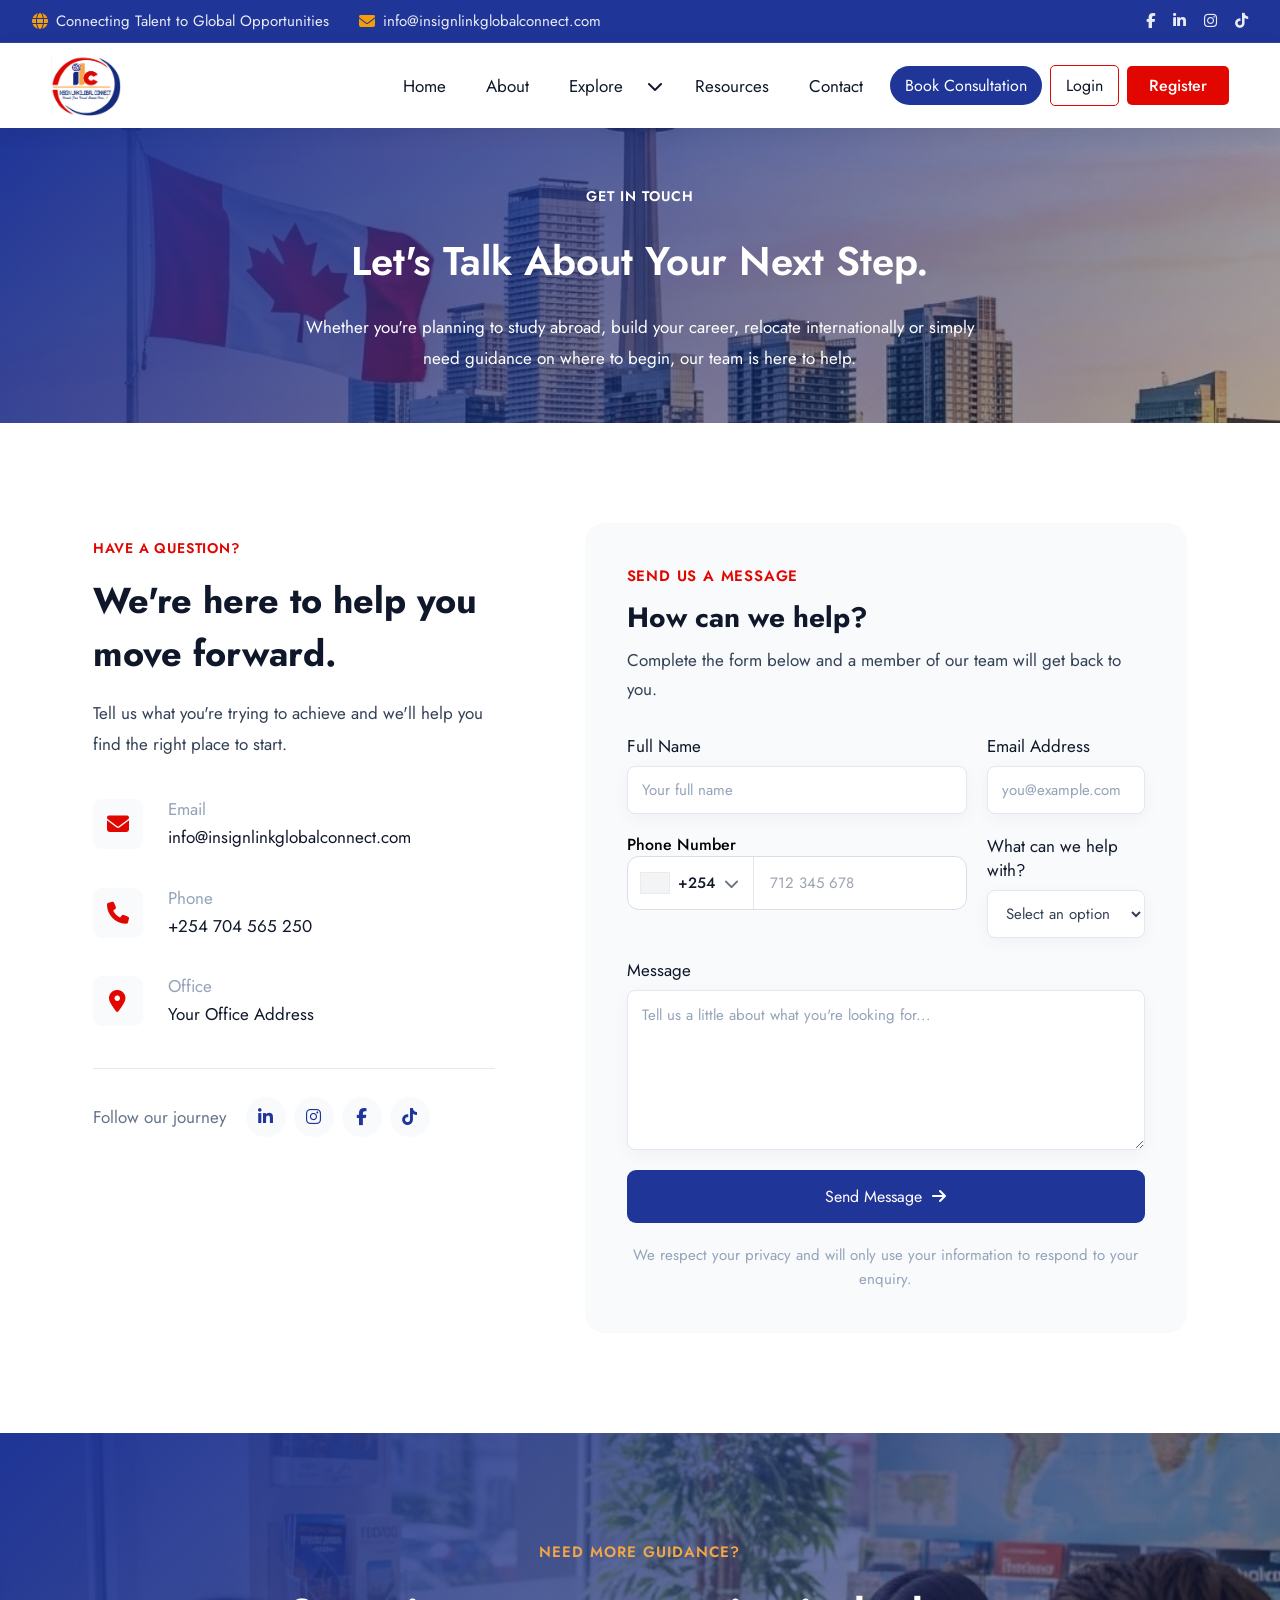
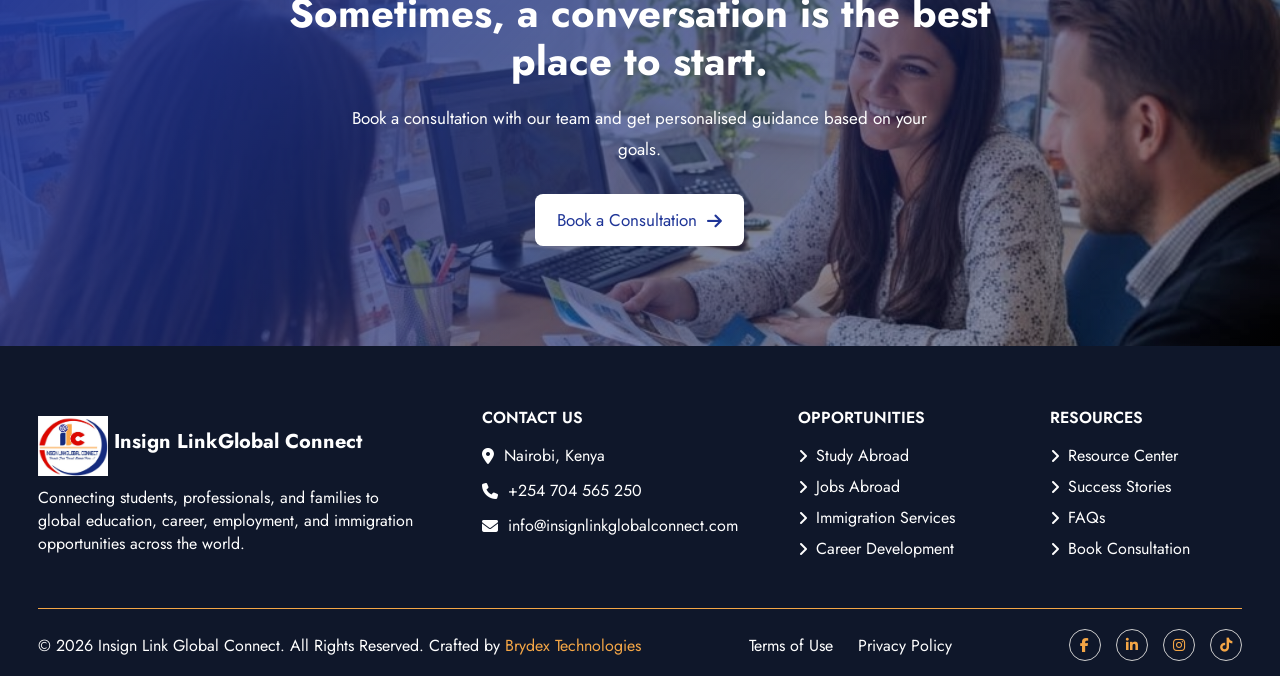
<file: contact.html>
<!DOCTYPE html>
<html lang="en">
<head>
    <meta charset="UTF-8">
    <meta name="viewport" content="width=device-width, initial-scale=1.0">
    <link href="https://fonts.googleapis.com/css2?family=Jost:wght@300;400;500;600;700&display=swap"rel="stylesheet">
    <link rel="stylesheet"href="https://cdnjs.cloudflare.com/ajax/libs/font-awesome/6.7.2/css/all.min.css">
    <link rel="stylesheet" href="style.css">
    <title>Contact</title>

    <!-- Favicon -->
    <link rel="icon" href="logo/ILC Logo.jpg">
</head>
<style>
/* ==========================================
   CONTACT HERO
========================================== */
.contact-hero{
    padding:50px 5% 50px;
    background:
    linear-gradient(
        135deg,
        var(--primary),
        rgba(0, 0, 0, 0.322)
    ),
    url("image/2f550b5a0c750ce788f72e7d1f759b5d.jpg");
    background-size:cover;
    background-position:center;
}
.contact-hero-content{
    max-width:850px;
    margin:0 auto;
    text-align:center;
}
.contact-hero .section-tag{
    display:inline-block;
    padding:8px 18px;
    color:var(--white);
    font-size:14px;
    font-weight:600;
    margin-bottom:18px;
}
.contact-hero h1{
    color:var(--white);
    font-size:40px;
    font-weight:600;
    margin:0 0 22px;
}
.contact-hero p{
    max-width:700px;
    margin:0 auto;
    color:var(--white);
    font-size:17px;
    line-height:1.8;
}
/* ==========================================
   CONTACT MAIN
========================================== */
.contact-main{
    padding:100px 5%;
    background:var(--white);
}
.contact-layout{
    display:grid;
    grid-template-columns:.8fr 1.2fr;
    gap:90px;
    align-items:start;
}
/* ==========================================
   INFORMATION
========================================== */
.contact-information{
    padding-top:15px;
}
.contact-label{
    display:block;
    color:var(--secondary);
    font-size:14px;
    font-weight:600;
    letter-spacing:.8px;
    margin-bottom:16px;
}
.contact-information h2{
    max-width:430px;
    color:var(--dark);
    font-size:36px;
    margin:0 0 18px;
}
.contact-intro{
    max-width:430px;
    color:var(--text);
    font-size:17px;
    line-height:1.8;
    margin:0 0 38px;
}
/* ==========================================
   CONTACT DETAILS
========================================== */
.contact-detail{
    display:flex;
    align-items:center;
    gap:25px;
    margin-bottom:35px;
}
.contact-detail-icon{
    display:flex;
    align-items:center;
    justify-content:center;
    flex-shrink:0;
    width:50px;
    height:50px;
    color:var(--secondary);
    background:var(--light);
    border-radius:9px;
    font-size:22px;
}
.contact-detail span{
    display:block;
    color:#94a3b8;
    font-size:17px;
    margin-bottom:4px;
}
.contact-detail a,
.contact-detail p{
    color:var(--dark);
    font-size:17px;
    text-decoration:none;
    margin:0;
    line-height:1.5;
}
.contact-detail a:hover{
    color:var(--primary);
}
/* ==========================================
   SOCIAL
========================================== */
.contact-social{
    display:flex;
    align-items:center;
    gap:20px;
    margin-top:40px;
    padding-top:28px;
    border-top:1px solid var(--border);
}
.contact-social > span{
    color:#64748b;
    font-size:17px;
}
.contact-social-links{
    display:flex;
    align-items:center;
    gap:8px;
}
.contact-social-links a{
    display:flex;
    align-items:center;
    justify-content:center;
    width:40px;
    height:40px;
    color:var(--primary);
    background:var(--light);
    border-radius:50%;
    font-size:17px;
    text-decoration:none;
    transition:.3s;
}
.contact-social-links a:hover{
    color:var(--white);
    background:var(--primary);
}
/* ==========================================
   FORM AREA
========================================== */
.contact-form-area{
    padding:42px;
    background:var(--light);
    border-radius:20px;
}
.contact-form-heading{
    margin-bottom:30px;
}
.contact-form-heading > span{
    display:block;
    color:var(--secondary);
    font-size:15px;
    font-weight:600;
    letter-spacing:.8px;
    margin-bottom:10px;
}
.contact-form-heading h3{
    color:var(--dark);
    font-size:28px;
    margin:0 0 8px;
}
.contact-form-heading p{
    color:var(--text);
    font-size:17px;
    line-height:1.7;
    margin:0;
}
/* ==========================================
   FORM
========================================== */
.contact-form{
    display:grid;
    grid-template-columns:1fr 1fr;
    gap:20px;
}
.contact-form-group{
    display:flex;
    flex-direction:column;
    gap:8px;
}
.contact-form-group label{
    color:var(--dark);
    font-size:17px;
    font-weight:400;
}
.contact-form-group input,
.contact-form-group select,
.contact-form-group textarea{
    width:100%;
    padding:0 14px;
    color:var(--text);
    background:var(--white);
    border:1px solid var(--border);
    border-radius:8px;
    outline:none;
    font-family:inherit;
    font-size:15px;
    box-shadow:0 5px 18px rgba(15,23,42,.04);
    transition:.3s;
}
.contact-form-group input,
.contact-form-group select{
    height:48px;
}
.contact-form-group textarea{
    padding-top:13px;
    padding-bottom:13px;
    resize:vertical;
    min-height:130px;
}
.contact-form-group input::placeholder,
.contact-form-group textarea::placeholder{
    color:#94a3b8;
}
.contact-form-group input:focus,
.contact-form-group select:focus,
.contact-form-group textarea:focus{
    border-color: var(--primary);
}
.contact-message{
    grid-column:1 / -1;
}
/* =========================================================
   PREMIUM PHONE COUNTRY SELECTOR
========================================================= */
.booking-phone-group {
    position: relative;
    width: 100%;
}
/* =========================================================
   LABEL
========================================================= */
.booking-phone-group > label {
    display: block;
    font-size: 16px;
    font-weight: 500;
    line-height: 1.4;
}
/* =========================================================
   PHONE FIELD
========================================================= */
.booking-phone-field {
    position: relative;
    display: flex;
    align-items: stretch;
    width: 100%;
    min-height: 54px;
    background: #ffffff;
    border: 1px solid #d9dee7;
    border-radius: 12px;
    transition:
        border-color 0.2s ease,
        box-shadow 0.2s ease;
}
.booking-phone-field:focus-within {
    border-color: var(--primary);
}
/* =========================================================
   COUNTRY SELECTOR
========================================================= */
.booking-country-selector {
    position: relative;
    display: flex;
    align-items: center;
    gap: 9px;
    flex: 0 0 auto;
    min-width: 112px;
    height: 52px;
    padding: 0 13px;
    background: transparent;
    border: 0;
    border-right: 1px solid #e5e7eb;
    color: #111827;
    font-family: inherit;
    font-size: 15px;
    font-weight: 500;
    cursor: pointer;
    outline: none;
}
.booking-country-selector:focus-visible {
    box-shadow: inset 0 0 0 2px var(--primary);
}
/* =========================================================
   FLAG CONTAINER
========================================================= */
.booking-country-flag {
    display: flex;
    align-items: center;
    justify-content: center;
    width: 28px;
    height: 20px;
    flex: 0 0 28px;
    overflow: hidden;
    background: #f3f4f6;
    box-shadow: 0 0 0 1px rgba(0, 0, 0, 0.08);
    line-height: 0;
}
/* REAL FLAG IMAGE */
.booking-country-flag img {
    display: block;
    width: 28px;
    height: 20px;
    max-width: none;
    object-fit: cover;
    border: 0;
}
/* =========================================================
   COUNTRY CODE
========================================================= */
.booking-country-code {
    white-space: nowrap;
    line-height: 1;
}
/* =========================================================
   CHEVRON
========================================================= */
.booking-country-chevron {
    display: flex;
    align-items: center;
    justify-content: center;
    margin-left: auto;
    width: 16px;
    height: 16px;
    color: #6b7280;
    font-size: 15px;
    transition: transform 0.2s ease;
}
.booking-country-selector[aria-expanded="true"]
.booking-country-chevron {
    transform: rotate(180deg);
}
/* =========================================================
   PHONE INPUT
========================================================= */
.booking-phone-field > input {
    min-width: 0;
    flex: 1;
    height: 52px;
    padding: 0 16px;
    background: transparent;
    border: 0;
    outline: 0;
    color: #111827;
    font-family: inherit;
    font-size: 15px;
    font-weight: 400;
}
.booking-phone-field > input::placeholder {
    color: #9ca3af;
}
.booking-phone-field > input:focus {
    outline: none;
}
/* =========================================================
   DROPDOWN
========================================================= */
.booking-country-dropdown {
    position: absolute;
    top: calc(100% + 8px);
    left: 0;
    width: 320px;
    max-width: min(320px, calc(100vw - 30px));
    z-index: 9999;
    overflow: hidden;
    background: #ffffff;
    border: 1px solid #e5e7eb;
    border-radius: 14px;
    box-shadow:
        0 18px 45px rgba(15, 23, 42, 0.14),
        0 4px 12px rgba(15, 23, 42, 0.06);
    opacity: 0;
    visibility: hidden;
    transform: translateY(-6px);
    pointer-events: none;
    transition:
        opacity 0.18s ease,
        transform 0.18s ease,
        visibility 0.18s ease;
}
.booking-country-dropdown.active {
    opacity: 1;
    visibility: visible;
    transform: translateY(0);
    pointer-events: auto;
}
/* =========================================================
   SEARCH
========================================================= */
.booking-country-search {
    position: relative;
    display: flex;
    align-items: center;
    padding: 12px;
    border-bottom: 1px solid #eef0f3;
    background: #ffffff;
}
.booking-country-search > i {
    position: absolute;
    left: 24px;
    color: #9ca3af;
    font-size: 14px;
    pointer-events: none;
}
.booking-country-search input {
    width: 100%;
    height: 42px;
    padding: 0 13px 0 37px;
    background: #f7f8fa;
    border: 1px solid #e5e7eb;
    border-radius: 9px;
    outline: none;
    color: #111827;
    font-family: inherit;
    font-size: 15px;
    transition:
        border-color 0.2s ease,
        background 0.2s ease;
}
.booking-country-search input:focus {
    background: #ffffff;
    border-color: #c7ccd4;
    box-shadow:
        0 0 0 3px rgba(17, 24, 39, 0.05);
}
.booking-country-search input::placeholder {
    color: #9ca3af;
}
/* =========================================================
   COUNTRY LIST
========================================================= */
.booking-country-list {
    max-height: 310px;
    overflow-y: auto;
    padding: 6px;
}
/* SCROLLBAR */
.booking-country-list::-webkit-scrollbar {
    width: 6px;
}
.booking-country-list::-webkit-scrollbar-track {
    background: transparent;
}
.booking-country-list::-webkit-scrollbar-thumb {
    background: #d1d5db;
    border-radius: 20px;
}
.booking-country-list::-webkit-scrollbar-thumb:hover {
    background: #9ca3af;
}
/* =========================================================
   COUNTRY ITEM
========================================================= */
.booking-country-item {
    display: flex;
    align-items: center;
    gap: 11px;
    width: 100%;
    min-height: 46px;
    padding: 7px 10px;
    background: transparent;
    border: 0;
    border-radius: 9px;
    color: #111827;
    font-family: inherit;
    text-align: left;
    cursor: pointer;
    transition: background 0.15s ease;
}
.booking-country-item:hover {
    background: #f5f6f8;
}
.booking-country-item:focus-visible {
    outline: 2px solid #111827;
    outline-offset: -2px;
}
/* =========================================================
   ITEM FLAG
========================================================= */
.booking-country-item-flag {
    display: flex;
    align-items: center;
    justify-content: center;
    width: 30px;
    height: 21px;
    flex: 0 0 30px;
    overflow: hidden;
    border-radius: 3px;
    background: #f3f4f6;
    box-shadow: 0 0 0 1px rgba(0, 0, 0, 0.07);
    line-height: 0;
}
.booking-country-item-flag img {
    display: block;
    width: 30px;
    height: 21px;
    max-width: none;
    object-fit: cover;
    border: 0;
}
/* =========================================================
   COUNTRY NAME
========================================================= */
.booking-country-item-name {
    min-width: 0;
    flex: 1;
    overflow: hidden;
    text-overflow: ellipsis;
    white-space: nowrap;
    font-size: 15px;
    font-weight: 400;
}
/* =========================================================
   COUNTRY CODE
========================================================= */
.booking-country-item-code {
    flex: 0 0 auto;
    color: #6b7280;
    font-size: 15px;
    font-weight: 500;
}
/* =========================================================
   ACTIVE COUNTRY
========================================================= */
.booking-country-item.active {
    background: #f1f3f5;
}
.booking-country-item.active
.booking-country-item-name {
    font-weight: 500;
}
.booking-country-item.active
.booking-country-item-code {
    color: #111827;
}
/* =========================================================
   EMPTY STATE
========================================================= */
.booking-country-empty {
    padding: 25px 15px;
    color: #9ca3af;
    font-size: 15px;
    text-align: center;
}
/* =========================================================
   MOBILE
========================================================= */
@media (max-width: 480px) {
    .booking-country-selector {
        min-width: 104px;
        padding: 0 10px;
        gap: 8px;
    }
    .booking-country-dropdown {
        width: 100%;
        max-width: 100%;
    }
    .booking-country-list {
        max-height: 280px;
    }
}
/* ==========================================
   SUBMIT
========================================== */
.contact-submit{
    grid-column:1 / -1;
    display:flex;
    align-items:center;
    justify-content:center;
    gap:10px;
    width:100%;
    padding:15px 25px;
    color:var(--white);
    background:var(--primary);
    border:0;
    border-radius:9px;
    font-family:inherit;
    font-size:16px;
    font-weight:400;
    cursor:pointer;
    transition:.3s;
}
.contact-submit:hover{
    background:var(--secondary);
}
.contact-submit i{
    transition:.3s;
}
.contact-submit:hover i{
    transform:translateX(4px);
}
/* ==========================================
   FORM NOTE
========================================== */
.contact-form-note{
    grid-column:1 / -1;
    color:#94a3b8;
    font-size:15px;
    line-height:1.6;
    text-align:center;
    margin:0;
}
/* ==========================================
   CONSULTATION CTA
========================================== */
.contact-consultation{
    padding:100px 5%;
    background:
    linear-gradient(
        135deg,
        var(--primary),
        rgba(0, 0, 0, 0.322)
    ),
    url("image/c33b2a6f9a5b647dc73441c98abf3b03.jpg");
    background-size:cover;
    background-position:center;
    text-align:center;
}
.consultation-content{
    max-width:760px;
    margin:0 auto;
}
.contact-consultation .section-tag{
    display:inline-block;
    padding:8px 18px;
    color:var(--accent);
    font-size:15px;
    font-weight:600;
    margin-bottom:18px;
}
.contact-consultation h2{
    color:var(--white);
    font-size:40px;
    line-height:1.2;
    margin:0 auto 18px;
}
.contact-consultation p{
    max-width:600px;
    margin:0 auto;
    color:rgb(255, 255, 255);
    font-size:17px;
    line-height:1.8;
}
.consultation-button{
    display:inline-flex;
    align-items:center;
    gap:10px;
    margin-top:30px;
    padding:14px 22px;
    color:var(--primary);
    background:var(--white);
    border-radius:8px;
    font-size:17px;
    text-decoration:none;
    transition:.3s;
}
.consultation-button:hover{
    background:var(--accent);
    color: var(--white);
}
.consultation-button i{
    transition:.3s;
}
.consultation-button:hover i{
    transform:translateX(4px);
}
/* ==========================================
   TABLET
========================================== */
@media (max-width:1000px){
    .contact-main{
        padding:85px 5%;
    }
    .contact-layout{
        grid-template-columns:1fr;
        gap:55px;
    }
    .contact-information{
        max-width:650px;
    }
    .contact-information h2,
    .contact-intro{
        max-width:600px;
    }
}
/* ==========================================
   MOBILE
========================================== */
@media (max-width:700px){
    .contact-hero{
        padding:70px 5%;
    }
    .contact-hero h1{
        font-size:38px;
    }
    .contact-hero p{
        font-size:17px;
    }
    .contact-main{
        padding:70px 5%;
    }
    .contact-information h2{
        font-size:32px;
    }
    .contact-form-area{
        padding:30px 24px;
        border-radius:16px;
    }
    .contact-form{
        grid-template-columns:1fr;
        gap:17px;
    }
    .contact-message,
    .contact-submit,
    .contact-form-note{
        grid-column:auto;
    }
    .contact-social{
        align-items:flex-start;
        flex-direction:column;
        gap:12px;
    }
    .contact-consultation{
        padding:75px 5%;
    }
    .contact-consultation h2{
        font-size:32px;
    }
    .contact-consultation p{
        font-size:16px;
    }
}
/* ==========================================
   SMALL PHONES
========================================== */
@media (max-width:480px){
    .contact-hero{
        padding:60px 20px 50px;
    }
    .contact-hero h1{
        font-size:32px;
        line-height:1.2;
    }
    .contact-hero p{
        font-size:17px;
        line-height:1.7;
    }
    .contact-main{
        padding:60px 20px;
    }
    .contact-information h2{
        font-size:29px;
    }
    .contact-intro{
        font-size:17px;
    }
    .contact-form-area{
        padding:27px 20px;
    }
    .contact-form-heading h3{
        font-size:25px;
    }
    .contact-form-group input,
    .contact-form-group select{
        height:47px;
    }
    .contact-consultation{
        padding:65px 20px;
    }
    .contact-consultation h2{
        font-size:29px;
    }
}
</style>
<body>
    <!-- SCROLL BUTTON -->
    <div id="progress">
        <span id="progress-value">&#8593</span>
    </div>
    <!--top-bar-->
    <div class="top-bar" id="top-bar">
        <div class="container top-content">
            <div class="top-left">
                <span><i class="fas fa-globe"></i>Connecting Talent to Global Opportunities</span>
                <span><i class="fas fa-envelope"></i>info@insignlinkglobalconnect.com</span>
            </div>

            <div class="top-right">
                <a href="#"><i class="fab fa-facebook-f"></i></a>
                <a href="#"><i class="fab fa-linkedin-in"></i></a>
                <a href="#"><i class="fab fa-instagram"></i></a>
                <a href="#"><i class="fab fa-tiktok"></i></a>
            </div>
        </div>
    </div>
    <!--header-->
    <header class="main-header">

        <!-- LOGO AREA -->
        <div class="logo-section">
            <a href="index.html" class="logo">
                <img src="logo/ILC Logo.jpg" alt="Insign Linkglobal Connect">
            </a>
        </div>

        <!-- NAVIGATION -->
        <nav class="navbar">
            <ul>
                <li><a href="index.html">Home</a></li>
                <li><a href="about.html">About</a></li>
                <li class="dropdown">
                    <div class="dropdown-header">

                        <a href="explore.html" class="explore-link">
                            Explore
                        </a>

                        <button class="dropdown-toggle" type="button">
                            <i class="fas fa-chevron-down"></i>
                        </button>

                    </div>

                    <ul class="dropdown-content">
                        <li><a href="study_abroad.html">Study Abroad</a></li>
                        <li><a href="jobs_abroad.html">Jobs Abroad</a></li>
                        <li><a href="scholarship.html">Scholarships</a></li>
                        <li><a href="immigration.html">Immigration</a></li>
                        <li><a href="career_development.html">Career Development</a></li>
                    </ul>

                </li>
                <li><a href="resources.html">Resources</a></li>
                <li><a href="contact.html">Contact</a></li>
            </ul>

            <!-- CTA BUTTONS -->
            <div class="header-actions">

                <a href="consultation.html" class="consultation-butn1">
                    Book Consultation
                </a>

                <a href="login.html" class="login-butn1">
                    Login
                </a>

                <a href="register.html" class="primary-butn1">
                    Register
                </a>

            </div>
        </nav>

        <!-- MOBILE MENU -->
        <div class="menu-btn">
            <span></span>
            <span></span>
            <span></span>
        </div>

    </header>
    <!-- ==========================================
     CONTACT HERO
    ========================================== -->
    <section class="contact-hero">

        <div class="container">

            <div class="contact-hero-content">

                <span class="section-tag">
                    GET IN TOUCH
                </span>

                <h1>
                    Let's Talk About
                    Your Next Step.
                </h1>

                <p>
                    Whether you're planning to study abroad, build
                    your career, relocate internationally or simply
                    need guidance on where to begin, our team is here
                    to help.
                </p>

            </div>

        </div>

    </section>
    <!-- ==========================================
     CONTACT MAIN
    ========================================== -->
    <section class="contact-main">

        <div class="container">

            <div class="contact-layout">


                <!-- ==========================================
                    CONTACT INFORMATION
                =========================================== -->

                <div class="contact-information">

                    <span class="contact-label">
                        HAVE A QUESTION?
                    </span>

                    <h2>
                        We're here to
                        help you move forward.
                    </h2>

                    <p class="contact-intro">
                        Tell us what you're trying to achieve and
                        we'll help you find the right place to start.
                    </p>


                    <!-- EMAIL -->

                    <div class="contact-detail">

                        <div class="contact-detail-icon">

                            <i class="fas fa-envelope"></i>

                        </div>

                        <div>

                            <span>
                                Email
                            </span>

                            <a href="https://mail.google.com/mail/?view=cm&fs=1&to=info@insignlinkglobalconnect.com" target="_blank">
                                info@insignlinkglobalconnect.com
                            </a>

                        </div>

                    </div>


                    <!-- PHONE -->

                    <div class="contact-detail">

                        <div class="contact-detail-icon">

                            <i class="fas fa-phone"></i>

                        </div>

                        <div>

                            <span>
                                Phone
                            </span>

                            <a href="tel:+254 704 565 250">
                                +254 704 565 250
                            </a>

                        </div>

                    </div>


                    <!-- LOCATION -->

                    <div class="contact-detail">

                        <div class="contact-detail-icon">

                            <i class="fas fa-location-dot"></i>

                        </div>

                        <div>

                            <span>
                                Office
                            </span>

                            <p>
                                Your Office Address
                            </p>

                        </div>

                    </div>


                    <!-- SOCIAL -->

                    <div class="contact-social">

                        <span>
                            Follow our journey
                        </span>

                        <div class="contact-social-links">

                            <a href="#" aria-label="LinkedIn">
                                <i class="fab fa-linkedin-in"></i>
                            </a>

                            <a href="#" aria-label="Instagram">
                                <i class="fab fa-instagram"></i>
                            </a>

                            <a href="#" aria-label="Facebook">
                                <i class="fab fa-facebook-f"></i>
                            </a>

                            <a href="#" aria-label="Facebook">
                                <i class="fab fa-tiktok"></i>
                            </a>

                        </div>

                    </div>

                </div>



                <!-- ==========================================
                    CONTACT FORM
                =========================================== -->

                <div class="contact-form-area">

                    <div class="contact-form-heading">

                        <span>
                            SEND US A MESSAGE
                        </span>

                        <h3>
                            How can we help?
                        </h3>

                        <p>
                            Complete the form below and a member
                            of our team will get back to you.
                        </p>

                    </div>


                    <form
                        class="contact-form"
                        id="contactForm"
                        action="#"
                        method="POST"
                    >


                        <!-- NAME -->

                        <div class="contact-form-group">

                            <label for="contact-name">
                                Full Name
                            </label>

                            <input
                                type="text"
                                id="contact-name"
                                name="name"
                                placeholder="Your full name"
                                required
                            >

                        </div>


                        <!-- EMAIL -->

                        <div class="contact-form-group">

                            <label for="contact-email">
                                Email Address
                            </label>

                            <input
                                type="email"
                                id="contact-email"
                                name="email"
                                placeholder="you@example.com"
                                required
                            >

                        </div>


                        <!-- =========================================================
                            PREMIUM PHONE NUMBER FIELD
                        ========================================================= -->
                        <div class="booking-form-group booking-phone-group">

                            <label for="bookingPhone">
                                Phone Number
                            </label>

                            <div class="booking-phone-field">

                                <!-- COUNTRY SELECTOR -->
                                <button
                                    type="button"
                                    class="booking-country-selector"
                                    id="bookingCountrySelector"
                                    aria-haspopup="listbox"
                                    aria-expanded="false"
                                    aria-controls="bookingCountryDropdown"
                                >

                                    <span
                                        class="booking-country-flag"
                                        id="bookingCountryFlag"
                                        aria-hidden="true"
                                    ></span>

                                    <span
                                        class="booking-country-code"
                                        id="bookingCountryCode"
                                    >
                                        +254
                                    </span>

                                    <span class="booking-country-chevron" aria-hidden="true">
                                        <i class="fa-solid fa-chevron-down"></i>
                                    </span>

                                </button>


                                <!-- PHONE INPUT -->
                                <input
                                    type="tel"
                                    id="bookingPhone"
                                    name="phone"
                                    placeholder="712 345 678"
                                    autocomplete="tel"
                                    inputmode="tel"
                                >

                            </div>


                            <!-- COUNTRY DROPDOWN -->
                            <div
                                class="booking-country-dropdown"
                                id="bookingCountryDropdown"
                            >

                                <!-- SEARCH -->
                                <div class="booking-country-search">

                                    <i
                                        class="fa-solid fa-magnifying-glass"
                                        aria-hidden="true"
                                    ></i>

                                    <input
                                        type="text"
                                        id="bookingCountrySearch"
                                        placeholder="Search country or code..."
                                        autocomplete="off"
                                        spellcheck="false"
                                    >

                                </div>


                                <!-- COUNTRY LIST -->
                                <div
                                    class="booking-country-list"
                                    id="bookingCountryList"
                                    role="listbox"
                                    aria-label="Select country"
                                ></div>

                            </div>

                        </div>


                        <!-- SUBJECT -->

                        <div class="contact-form-group">

                            <label for="contact-subject">
                                What can we help with?
                            </label>

                            <select
                                id="contact-subject"
                                name="subject"
                                required
                            >

                                <option value="">
                                    Select an option
                                </option>

                                <option value="study-abroad">
                                    Study Abroad
                                </option>

                                <option value="career">
                                    Career Development
                                </option>

                                <option value="immigration">
                                    Immigration
                                </option>

                                <option value="language-tests">
                                    Language Test Preparation
                                </option>

                                <option value="relocation">
                                    Relocation & Settlement
                                </option>

                                <option value="general">
                                    General Enquiry
                                </option>

                            </select>

                        </div>


                        <!-- MESSAGE -->

                        <div class="contact-form-group contact-message">

                            <label for="contact-message">
                                Message
                            </label>

                            <textarea
                                id="contact-message"
                                name="message"
                                rows="6"
                                placeholder="Tell us a little about what you're looking for..."
                                required
                            ></textarea>

                        </div>


                        <!-- SUBMIT -->

                        <button
                            type="submit"
                            class="contact-submit"
                        >

                            Send Message

                            <i class="fas fa-arrow-right"></i>

                        </button>


                        <p class="contact-form-note">

                            We respect your privacy and will only use
                            your information to respond to your enquiry.

                        </p>

                    </form>

                </div>

            </div>

        </div>

    </section>
    <!-- ==========================================
     CONSULTATION CTA
    ========================================== -->
    <section class="contact-consultation">

        <div class="container">

            <div class="consultation-content">

                <span class="section-tag">
                    NEED MORE GUIDANCE?
                </span>

                <h2>
                    Sometimes, a conversation
                    is the best place to start.
                </h2>

                <p>
                    Book a consultation with our team and get
                    personalised guidance based on your goals.
                </p>

                <a
                    href="consultation.html"
                    class="consultation-button"
                >

                    Book a Consultation

                    <i class="fas fa-arrow-right"></i>

                </a>

            </div>

        </div>

    </section>
    <!-- ==========================================
     FOOTER
    ========================================== -->
    <footer class="footer">

        <div class="footer-container">

            <!-- COMPANY INFO -->
            <div class="footer-col footer-brand">

                <div class="logo">
                    <span>
                        <img src="logo/ILC Logo.jpg" alt="Insign Link Global Connect Logo">
                    </span>

                    <h3>
                        Insign LinkGlobal Connect
                    </h3>
                </div>

                <p>
                    Connecting students, professionals, and families to global
                    education, career, employment, and immigration opportunities
                    across the world.
                </p>

            </div>

            <!-- CONTACT -->
            <div class="footer-col">

                <h4>CONTACT US</h4>

                <p>
                    <i class="fa-solid fa-location-dot"></i>
                    Nairobi, Kenya
                </p>

                <p>
                    <i class="fa-solid fa-phone"></i>
                    +254 704 565 250
                </p>

                <p>
                    <i class="fa-solid fa-envelope"></i>
                    info@insignlinkglobalconnect.com
                </p>

            </div>

            <!-- OPPORTUNITIES -->
            <div class="footer-col">

                <h4>OPPORTUNITIES</h4>

                <ul>

                    <li>
                        <a href="study-abroad.html">
                            <i class="fa-solid fa-angle-right"></i>
                            Study Abroad
                        </a>
                    </li>

                    <li>
                        <a href="jobs_abroad.html">
                            <i class="fa-solid fa-angle-right"></i>
                            Jobs Abroad
                        </a>
                    </li>

                    <li>
                        <a href="immigration.html">
                            <i class="fa-solid fa-angle-right"></i>
                            Immigration Services
                        </a>
                    </li>

                    <li>
                        <a href="career-development.html">
                            <i class="fa-solid fa-angle-right"></i>
                            Career Development
                        </a>
                    </li>

                </ul>

            </div>

            <!-- RESOURCES -->
            <div class="footer-col">

                <h4>RESOURCES</h4>

                <ul>

                    <li>
                        <a href="resources.html">
                            <i class="fa-solid fa-angle-right"></i>
                            Resource Center
                        </a>
                    </li>

                    <li>
                        <a href="success-stories.html">
                            <i class="fa-solid fa-angle-right"></i>
                            Success Stories
                        </a>
                    </li>

                    <li>
                        <a href="faq.html">
                            <i class="fa-solid fa-angle-right"></i>
                            FAQs
                        </a>
                    </li>

                    <li>
                        <a href="contact.html">
                            <i class="fa-solid fa-angle-right"></i>
                            Book Consultation
                        </a>
                    </li>

                </ul>

            </div>

        </div>

        <!-- FOOTER BOTTOM -->
        <div class="footer-bottom">

            <p>
                © 2026 Insign Link Global Connect. All Rights Reserved. Crafted by
                <a href="https://wa.me/254700073919?text=Hello%20I%20am%20interested%20in%20your%20services">
                    Brydex Technologies
                </a>
            </p>

            <div class="footer-links">
                <a href="terms.html">Terms of Use</a>
                <a href="privacy-policy.html">Privacy Policy</a>
            </div>

            <div class="social-icons">

                <a href="#">
                    <i class="fa-brands fa-facebook-f"></i>
                </a>

                <a href="#">
                    <i class="fa-brands fa-linkedin-in"></i>
                </a>

                <a href="#">
                    <i class="fa-brands fa-instagram"></i>
                </a>

                <a href="#">
                    <i class="fa-brands fa-tiktok"></i>
                </a>

            </div>

        </div>

    </footer>
    <script>
        const menuBtn = document.querySelector('.menu-btn');
        const navbar = document.querySelector('.navbar');

        menuBtn.addEventListener('click', () => {
            menuBtn.classList.toggle('active');
            navbar.classList.toggle('active');
        });

        /* Mobile dropdown toggle */

        document.querySelectorAll('.dropdown-toggle').forEach(toggle => {

            toggle.addEventListener('click', function(e){

                e.preventDefault();
                e.stopPropagation();

                const dropdown = this.closest('.dropdown');

                dropdown.classList.toggle('active');

            });

        });
        // SCROLL BUTTON
            let calcScrollValue = () => {
                let scrollProgress = document.getElementById("progress");
                let pos = document.documentElement.scrollTop;
                let calcHeight = document.documentElement.scrollHeight - document.documentElement.clientHeight;
                let scrollValue = Math.round((pos * 100) / calcHeight);

                if (pos > 100) {
                    scrollProgress.style.display = "grid";
                } else {
                    scrollProgress.style.display = "none";
                }

                scrollProgress.onclick = () => {
                    document.documentElement.scrollTop = 0;
                };

                scrollProgress.style.background =
                    `conic-gradient(#F4A646 ${scrollValue}%, white ${scrollValue}%)`;
            };

            window.addEventListener("scroll", calcScrollValue);
            
            /* =========================================================
            PREMIUM PHONE COUNTRY SELECTOR
            Vanilla JavaScript
            ========================================================= */

            document.addEventListener("DOMContentLoaded", function () {

                /* =====================================================
                ELEMENTS
                ===================================================== */

                const selector =
                    document.getElementById("bookingCountrySelector");

                const dropdown =
                    document.getElementById("bookingCountryDropdown");

                const flagContainer =
                    document.getElementById("bookingCountryFlag");

                const codeDisplay =
                    document.getElementById("bookingCountryCode");

                const searchInput =
                    document.getElementById("bookingCountrySearch");

                const countryList =
                    document.getElementById("bookingCountryList");

                const phoneInput =
                    document.getElementById("bookingPhone");


                /* =====================================================
                SAFETY CHECK
                ===================================================== */

                if (
                    !selector ||
                    !dropdown ||
                    !flagContainer ||
                    !codeDisplay ||
                    !searchInput ||
                    !countryList ||
                    !phoneInput
                ) {
                    console.warn(
                        "Phone country selector: required HTML elements were not found."
                    );

                    return;
                }


                /* =====================================================
                COUNTRY DATA
                ===================================================== */

                const countries = [
                    { name: "Afghanistan", code: "+93", iso: "af" },
                    { name: "Albania", code: "+355", iso: "al" },
                    { name: "Algeria", code: "+213", iso: "dz" },
                    { name: "Andorra", code: "+376", iso: "ad" },
                    { name: "Angola", code: "+244", iso: "ao" },
                    { name: "Antigua and Barbuda", code: "+1-268", iso: "ag" },
                    { name: "Argentina", code: "+54", iso: "ar" },
                    { name: "Armenia", code: "+374", iso: "am" },
                    { name: "Australia", code: "+61", iso: "au" },
                    { name: "Austria", code: "+43", iso: "at" },
                    { name: "Azerbaijan", code: "+994", iso: "az" },

                    { name: "Bahamas", code: "+1-242", iso: "bs" },
                    { name: "Bahrain", code: "+973", iso: "bh" },
                    { name: "Bangladesh", code: "+880", iso: "bd" },
                    { name: "Barbados", code: "+1-246", iso: "bb" },
                    { name: "Belarus", code: "+375", iso: "by" },
                    { name: "Belgium", code: "+32", iso: "be" },
                    { name: "Belize", code: "+501", iso: "bz" },
                    { name: "Benin", code: "+229", iso: "bj" },
                    { name: "Bhutan", code: "+975", iso: "bt" },
                    { name: "Bolivia", code: "+591", iso: "bo" },
                    { name: "Bosnia and Herzegovina", code: "+387", iso: "ba" },
                    { name: "Botswana", code: "+267", iso: "bw" },
                    { name: "Brazil", code: "+55", iso: "br" },
                    { name: "Brunei", code: "+673", iso: "bn" },
                    { name: "Bulgaria", code: "+359", iso: "bg" },
                    { name: "Burkina Faso", code: "+226", iso: "bf" },
                    { name: "Burundi", code: "+257", iso: "bi" },

                    { name: "Cabo Verde", code: "+238", iso: "cv" },
                    { name: "Cambodia", code: "+855", iso: "kh" },
                    { name: "Cameroon", code: "+237", iso: "cm" },
                    { name: "Canada", code: "+1", iso: "ca" },
                    { name: "Central African Republic", code: "+236", iso: "cf" },
                    { name: "Chad", code: "+235", iso: "td" },
                    { name: "Chile", code: "+56", iso: "cl" },
                    { name: "China", code: "+86", iso: "cn" },
                    { name: "Colombia", code: "+57", iso: "co" },
                    { name: "Comoros", code: "+269", iso: "km" },
                    { name: "Congo", code: "+242", iso: "cg" },
                    { name: "Costa Rica", code: "+506", iso: "cr" },
                    { name: "Croatia", code: "+385", iso: "hr" },
                    { name: "Cuba", code: "+53", iso: "cu" },
                    { name: "Cyprus", code: "+357", iso: "cy" },
                    { name: "Czech Republic", code: "+420", iso: "cz" },

                    { name: "Democratic Republic of the Congo", code: "+243", iso: "cd" },
                    { name: "Denmark", code: "+45", iso: "dk" },
                    { name: "Djibouti", code: "+253", iso: "dj" },
                    { name: "Dominica", code: "+1-767", iso: "dm" },
                    { name: "Dominican Republic", code: "+1-809", iso: "do" },

                    { name: "Ecuador", code: "+593", iso: "ec" },
                    { name: "Egypt", code: "+20", iso: "eg" },
                    { name: "El Salvador", code: "+503", iso: "sv" },
                    { name: "Equatorial Guinea", code: "+240", iso: "gq" },
                    { name: "Eritrea", code: "+291", iso: "er" },
                    { name: "Estonia", code: "+372", iso: "ee" },
                    { name: "Eswatini", code: "+268", iso: "sz" },
                    { name: "Ethiopia", code: "+251", iso: "et" },

                    { name: "Fiji", code: "+679", iso: "fj" },
                    { name: "Finland", code: "+358", iso: "fi" },
                    { name: "France", code: "+33", iso: "fr" },

                    { name: "Gabon", code: "+241", iso: "ga" },
                    { name: "Gambia", code: "+220", iso: "gm" },
                    { name: "Georgia", code: "+995", iso: "ge" },
                    { name: "Germany", code: "+49", iso: "de" },
                    { name: "Ghana", code: "+233", iso: "gh" },
                    { name: "Greece", code: "+30", iso: "gr" },
                    { name: "Grenada", code: "+1-473", iso: "gd" },
                    { name: "Guatemala", code: "+502", iso: "gt" },
                    { name: "Guinea", code: "+224", iso: "gn" },
                    { name: "Guinea-Bissau", code: "+245", iso: "gw" },
                    { name: "Guyana", code: "+592", iso: "gy" },

                    { name: "Haiti", code: "+509", iso: "ht" },
                    { name: "Honduras", code: "+504", iso: "hn" },
                    { name: "Hungary", code: "+36", iso: "hu" },

                    { name: "Iceland", code: "+354", iso: "is" },
                    { name: "India", code: "+91", iso: "in" },
                    { name: "Indonesia", code: "+62", iso: "id" },
                    { name: "Iran", code: "+98", iso: "ir" },
                    { name: "Iraq", code: "+964", iso: "iq" },
                    { name: "Ireland", code: "+353", iso: "ie" },
                    { name: "Israel", code: "+972", iso: "il" },
                    { name: "Italy", code: "+39", iso: "it" },

                    { name: "Jamaica", code: "+1-876", iso: "jm" },
                    { name: "Japan", code: "+81", iso: "jp" },
                    { name: "Jordan", code: "+962", iso: "jo" },

                    { name: "Kazakhstan", code: "+7", iso: "kz" },
                    { name: "Kenya", code: "+254", iso: "ke" },
                    { name: "Kiribati", code: "+686", iso: "ki" },
                    { name: "Kuwait", code: "+965", iso: "kw" },
                    { name: "Kyrgyzstan", code: "+996", iso: "kg" },

                    { name: "Laos", code: "+856", iso: "la" },
                    { name: "Latvia", code: "+371", iso: "lv" },
                    { name: "Lebanon", code: "+961", iso: "lb" },
                    { name: "Lesotho", code: "+266", iso: "ls" },
                    { name: "Liberia", code: "+231", iso: "lr" },
                    { name: "Libya", code: "+218", iso: "ly" },
                    { name: "Liechtenstein", code: "+423", iso: "li" },
                    { name: "Lithuania", code: "+370", iso: "lt" },
                    { name: "Luxembourg", code: "+352", iso: "lu" },

                    { name: "Madagascar", code: "+261", iso: "mg" },
                    { name: "Malawi", code: "+265", iso: "mw" },
                    { name: "Malaysia", code: "+60", iso: "my" },
                    { name: "Maldives", code: "+960", iso: "mv" },
                    { name: "Mali", code: "+223", iso: "ml" },
                    { name: "Malta", code: "+356", iso: "mt" },
                    { name: "Marshall Islands", code: "+692", iso: "mh" },
                    { name: "Mauritania", code: "+222", iso: "mr" },
                    { name: "Mauritius", code: "+230", iso: "mu" },
                    { name: "Mexico", code: "+52", iso: "mx" },
                    { name: "Micronesia", code: "+691", iso: "fm" },
                    { name: "Moldova", code: "+373", iso: "md" },
                    { name: "Monaco", code: "+377", iso: "mc" },
                    { name: "Mongolia", code: "+976", iso: "mn" },
                    { name: "Montenegro", code: "+382", iso: "me" },
                    { name: "Morocco", code: "+212", iso: "ma" },
                    { name: "Mozambique", code: "+258", iso: "mz" },
                    { name: "Myanmar", code: "+95", iso: "mm" },

                    { name: "Namibia", code: "+264", iso: "na" },
                    { name: "Nauru", code: "+674", iso: "nr" },
                    { name: "Nepal", code: "+977", iso: "np" },
                    { name: "Netherlands", code: "+31", iso: "nl" },
                    { name: "New Zealand", code: "+64", iso: "nz" },
                    { name: "Nicaragua", code: "+505", iso: "ni" },
                    { name: "Niger", code: "+227", iso: "ne" },
                    { name: "Nigeria", code: "+234", iso: "ng" },
                    { name: "North Korea", code: "+850", iso: "kp" },
                    { name: "North Macedonia", code: "+389", iso: "mk" },
                    { name: "Norway", code: "+47", iso: "no" },

                    { name: "Oman", code: "+968", iso: "om" },

                    { name: "Pakistan", code: "+92", iso: "pk" },
                    { name: "Palau", code: "+680", iso: "pw" },
                    { name: "Palestine", code: "+970", iso: "ps" },
                    { name: "Panama", code: "+507", iso: "pa" },
                    { name: "Papua New Guinea", code: "+675", iso: "pg" },
                    { name: "Paraguay", code: "+595", iso: "py" },
                    { name: "Peru", code: "+51", iso: "pe" },
                    { name: "Philippines", code: "+63", iso: "ph" },
                    { name: "Poland", code: "+48", iso: "pl" },
                    { name: "Portugal", code: "+351", iso: "pt" },

                    { name: "Qatar", code: "+974", iso: "qa" },

                    { name: "Romania", code: "+40", iso: "ro" },
                    { name: "Russia", code: "+7", iso: "ru" },
                    { name: "Rwanda", code: "+250", iso: "rw" },

                    { name: "Saint Kitts and Nevis", code: "+1-869", iso: "kn" },
                    { name: "Saint Lucia", code: "+1-758", iso: "lc" },
                    { name: "Saint Vincent and the Grenadines", code: "+1-784", iso: "vc" },
                    { name: "Samoa", code: "+685", iso: "ws" },
                    { name: "San Marino", code: "+378", iso: "sm" },
                    { name: "Sao Tome and Principe", code: "+239", iso: "st" },
                    { name: "Saudi Arabia", code: "+966", iso: "sa" },
                    { name: "Senegal", code: "+221", iso: "sn" },
                    { name: "Serbia", code: "+381", iso: "rs" },
                    { name: "Seychelles", code: "+248", iso: "sc" },
                    { name: "Sierra Leone", code: "+232", iso: "sl" },
                    { name: "Singapore", code: "+65", iso: "sg" },
                    { name: "Slovakia", code: "+421", iso: "sk" },
                    { name: "Slovenia", code: "+386", iso: "si" },
                    { name: "Solomon Islands", code: "+677", iso: "sb" },
                    { name: "Somalia", code: "+252", iso: "so" },
                    { name: "South Africa", code: "+27", iso: "za" },
                    { name: "South Korea", code: "+82", iso: "kr" },
                    { name: "South Sudan", code: "+211", iso: "ss" },
                    { name: "Spain", code: "+34", iso: "es" },
                    { name: "Sri Lanka", code: "+94", iso: "lk" },
                    { name: "Sudan", code: "+249", iso: "sd" },
                    { name: "Suriname", code: "+597", iso: "sr" },
                    { name: "Sweden", code: "+46", iso: "se" },
                    { name: "Switzerland", code: "+41", iso: "ch" },
                    { name: "Syria", code: "+963", iso: "sy" },

                    { name: "Taiwan", code: "+886", iso: "tw" },
                    { name: "Tajikistan", code: "+992", iso: "tj" },
                    { name: "Tanzania", code: "+255", iso: "tz" },
                    { name: "Thailand", code: "+66", iso: "th" },
                    { name: "Timor-Leste", code: "+670", iso: "tl" },
                    { name: "Togo", code: "+228", iso: "tg" },
                    { name: "Tonga", code: "+676", iso: "to" },
                    { name: "Trinidad and Tobago", code: "+1-868", iso: "tt" },
                    { name: "Tunisia", code: "+216", iso: "tn" },
                    { name: "Turkey", code: "+90", iso: "tr" },
                    { name: "Turkmenistan", code: "+993", iso: "tm" },
                    { name: "Tuvalu", code: "+688", iso: "tv" },

                    { name: "Uganda", code: "+256", iso: "ug" },
                    { name: "Ukraine", code: "+380", iso: "ua" },
                    { name: "United Arab Emirates", code: "+971", iso: "ae" },
                    { name: "United Kingdom", code: "+44", iso: "gb" },
                    { name: "United States", code: "+1", iso: "us" },
                    { name: "Uruguay", code: "+598", iso: "uy" },
                    { name: "Uzbekistan", code: "+998", iso: "uz" },

                    { name: "Vanuatu", code: "+678", iso: "vu" },
                    { name: "Vatican City", code: "+39", iso: "va" },
                    { name: "Venezuela", code: "+58", iso: "ve" },
                    { name: "Vietnam", code: "+84", iso: "vn" },

                    { name: "Yemen", code: "+967", iso: "ye" },

                    { name: "Zambia", code: "+260", iso: "zm" },
                    { name: "Zimbabwe", code: "+263", iso: "zw" }
                ];


                /* =====================================================
                DEFAULT COUNTRY
                ===================================================== */

                let selectedCountry =
                    countries.find(country => country.iso === "ke") ||
                    countries[0];


                /* =====================================================
                CREATE FLAG
                
                IMPORTANT:
                This uses an actual PNG flag.
                No emoji is used anywhere.
                ===================================================== */

                function createFlag(country, className) {

                    const wrapper =
                        document.createElement("span");

                    wrapper.className = className;

                    const image =
                        document.createElement("img");

                    image.src =
                        "https://flagcdn.com/w40/" +
                        country.iso +
                        ".png";

                    image.alt =
                        country.name + " flag";

                    image.width = 40;
                    image.height = 30;

                    image.decoding = "async";

                    image.loading = "lazy";


                    /* If an image fails, hide it rather than
                    showing a giant emoji. */

                    image.onerror = function () {
                        image.remove();
                    };


                    wrapper.appendChild(image);

                    return wrapper;
                }


                /* =====================================================
                UPDATE SELECTED COUNTRY
                ===================================================== */

                function updateSelectedCountry() {

                    flagContainer.innerHTML = "";

                    const flag =
                        createFlag(
                            selectedCountry,
                            "booking-country-selected-flag"
                        );

                    flagContainer.appendChild(flag);

                    codeDisplay.textContent =
                        selectedCountry.code;
                }


                /* =====================================================
                OPEN DROPDOWN
                ===================================================== */

                function openDropdown() {

                    dropdown.classList.add("active");

                    selector.setAttribute(
                        "aria-expanded",
                        "true"
                    );

                    searchInput.value = "";

                    renderCountries("");

                    setTimeout(function () {
                        searchInput.focus();
                    }, 50);
                }


                /* =====================================================
                CLOSE DROPDOWN
                ===================================================== */

                function closeDropdown() {

                    dropdown.classList.remove("active");

                    selector.setAttribute(
                        "aria-expanded",
                        "false"
                    );
                }


                /* =====================================================
                RENDER COUNTRIES
                ===================================================== */

                function renderCountries(searchTerm) {

                    const search =
                        (searchTerm || "")
                            .trim()
                            .toLowerCase();


                    countryList.innerHTML = "";


                    const filtered =
                        countries.filter(function (country) {

                            return (
                                country.name
                                    .toLowerCase()
                                    .includes(search)
                                ||
                                country.code
                                    .toLowerCase()
                                    .includes(search)
                            );

                        });


                    /* EMPTY */

                    if (filtered.length === 0) {

                        const empty =
                            document.createElement("div");

                        empty.className =
                            "booking-country-empty";

                        empty.textContent =
                            "No country found";

                        countryList.appendChild(empty);

                        return;
                    }


                    /* COUNTRIES */

                    filtered.forEach(function (country) {

                        const item =
                            document.createElement("button");

                        item.type = "button";

                        item.className =
                            "booking-country-item";

                        item.setAttribute(
                            "role",
                            "option"
                        );


                        const isSelected =
                            country.iso === selectedCountry.iso;


                        item.setAttribute(
                            "aria-selected",
                            isSelected ? "true" : "false"
                        );


                        if (isSelected) {
                            item.classList.add("active");
                        }


                        /* FLAG */

                        const flag =
                            createFlag(
                                country,
                                "booking-country-item-flag"
                            );


                        /* NAME */

                        const name =
                            document.createElement("span");

                        name.className =
                            "booking-country-item-name";

                        name.textContent =
                            country.name;


                        /* CODE */

                        const code =
                            document.createElement("span");

                        code.className =
                            "booking-country-item-code";

                        code.textContent =
                            country.code;


                        /* BUILD */

                        item.appendChild(flag);
                        item.appendChild(name);
                        item.appendChild(code);


                        /* SELECT */

                        item.addEventListener(
                            "click",
                            function (event) {

                                event.preventDefault();
                                event.stopPropagation();

                                selectCountry(country);
                            }
                        );


                        countryList.appendChild(item);
                    });
                }


                /* =====================================================
                SELECT COUNTRY
                ===================================================== */

                function selectCountry(country) {

                    selectedCountry = country;

                    updateSelectedCountry();

                    closeDropdown();

                    searchInput.value = "";

                    renderCountries("");

                    phoneInput.focus();
                }


                /* =====================================================
                COUNTRY SELECTOR CLICK
                ===================================================== */

                selector.addEventListener(
                    "click",
                    function (event) {

                        event.preventDefault();

                        event.stopPropagation();


                        const isOpen =
                            dropdown.classList.contains("active");


                        if (isOpen) {
                            closeDropdown();
                        } else {
                            openDropdown();
                        }
                    }
                );


                /* =====================================================
                SEARCH
                ===================================================== */

                searchInput.addEventListener(
                    "input",
                    function () {

                        renderCountries(
                            searchInput.value
                        );
                    }
                );


                /* Prevent clicks inside dropdown
                from reaching document */

                dropdown.addEventListener(
                    "click",
                    function (event) {

                        event.stopPropagation();
                    }
                );


                /* =====================================================
                CLICK OUTSIDE
                ===================================================== */

                document.addEventListener(
                    "click",
                    function (event) {

                        if (
                            !selector.contains(event.target) &&
                            !dropdown.contains(event.target)
                        ) {

                            closeDropdown();
                        }
                    }
                );


                /* =====================================================
                ESCAPE
                ===================================================== */

                document.addEventListener(
                    "keydown",
                    function (event) {

                        if (event.key === "Escape") {

                            closeDropdown();

                            selector.focus();
                        }
                    }
                );


                /* =====================================================
                ARROW KEY NAVIGATION
                ===================================================== */

                selector.addEventListener(
                    "keydown",
                    function (event) {

                        if (
                            event.key === "ArrowDown" ||
                            event.key === "Enter" ||
                            event.key === " "
                        ) {

                            event.preventDefault();

                            if (
                                !dropdown.classList.contains("active")
                            ) {
                                openDropdown();
                            }
                        }
                    }
                );


                /* =====================================================
                INITIALIZE
                ===================================================== */

                updateSelectedCountry();

                renderCountries("");

            });
    </script>
</body>
</html>
</file>
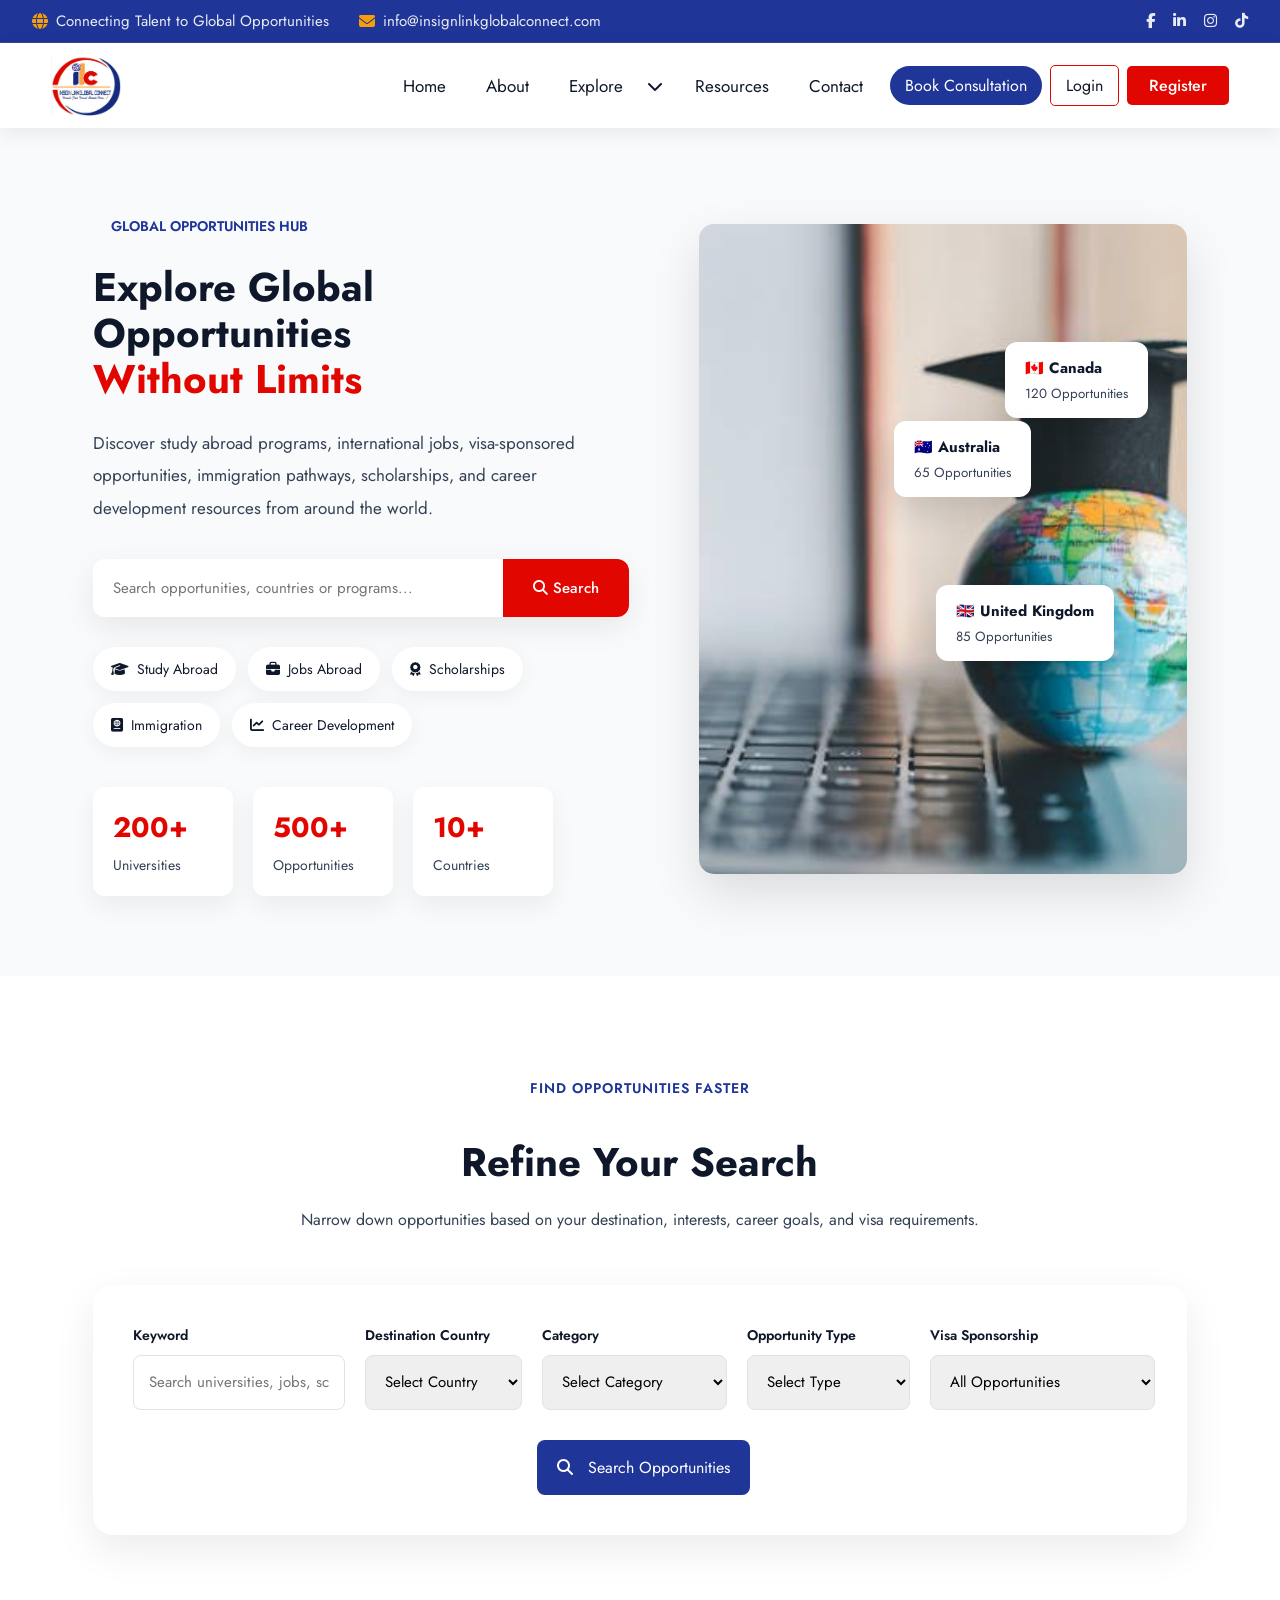
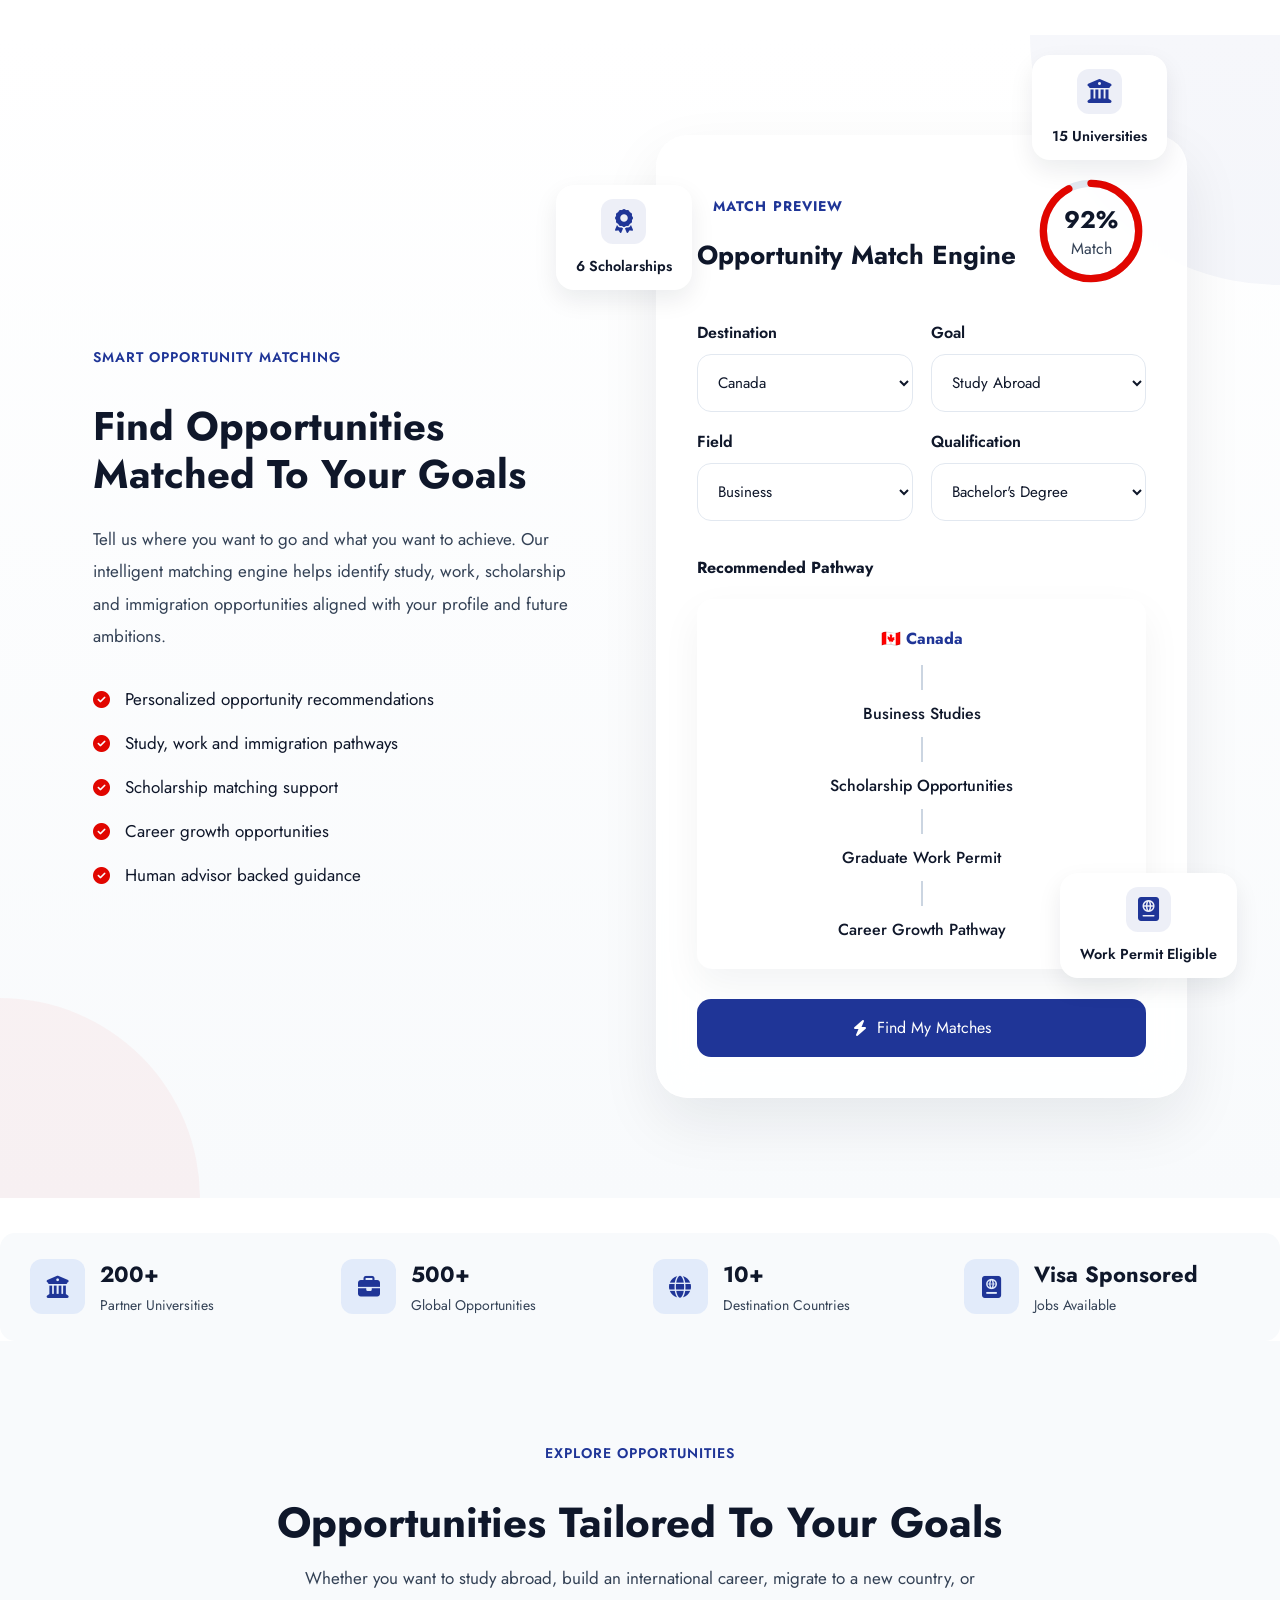
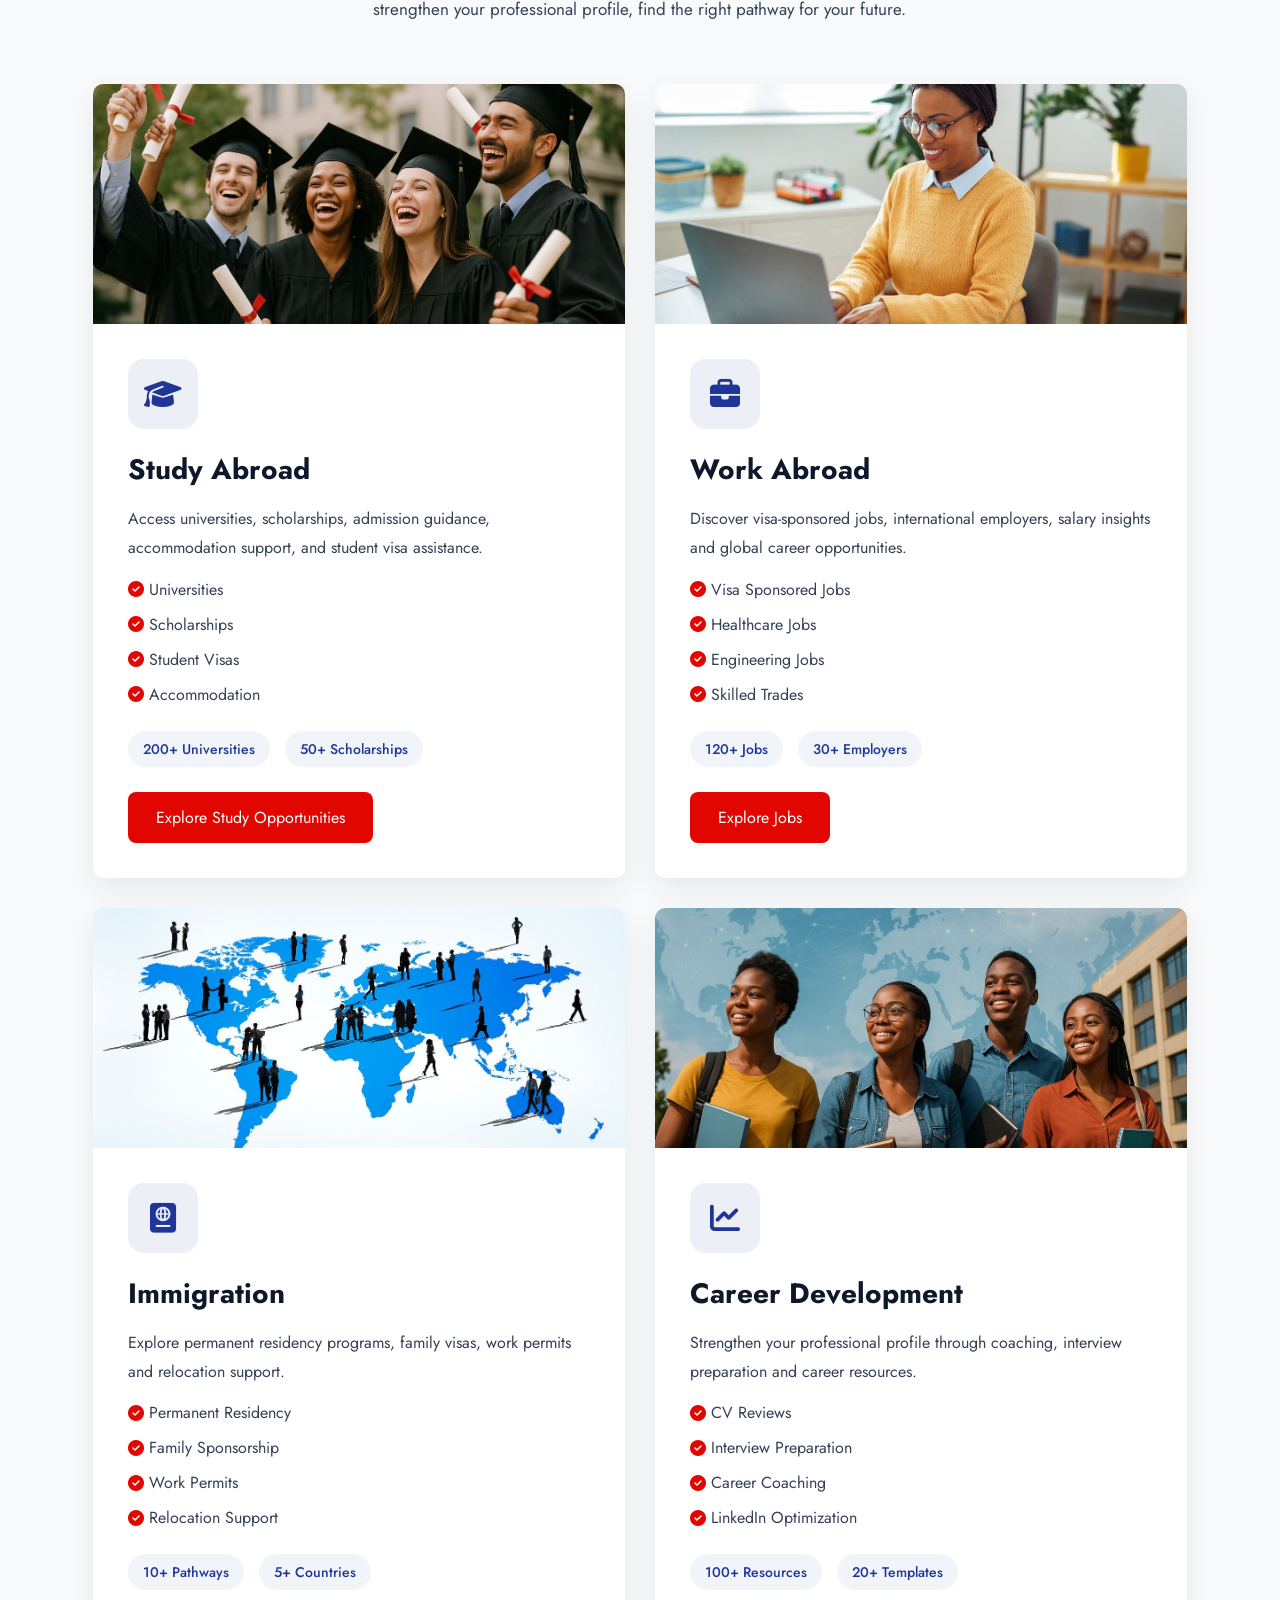
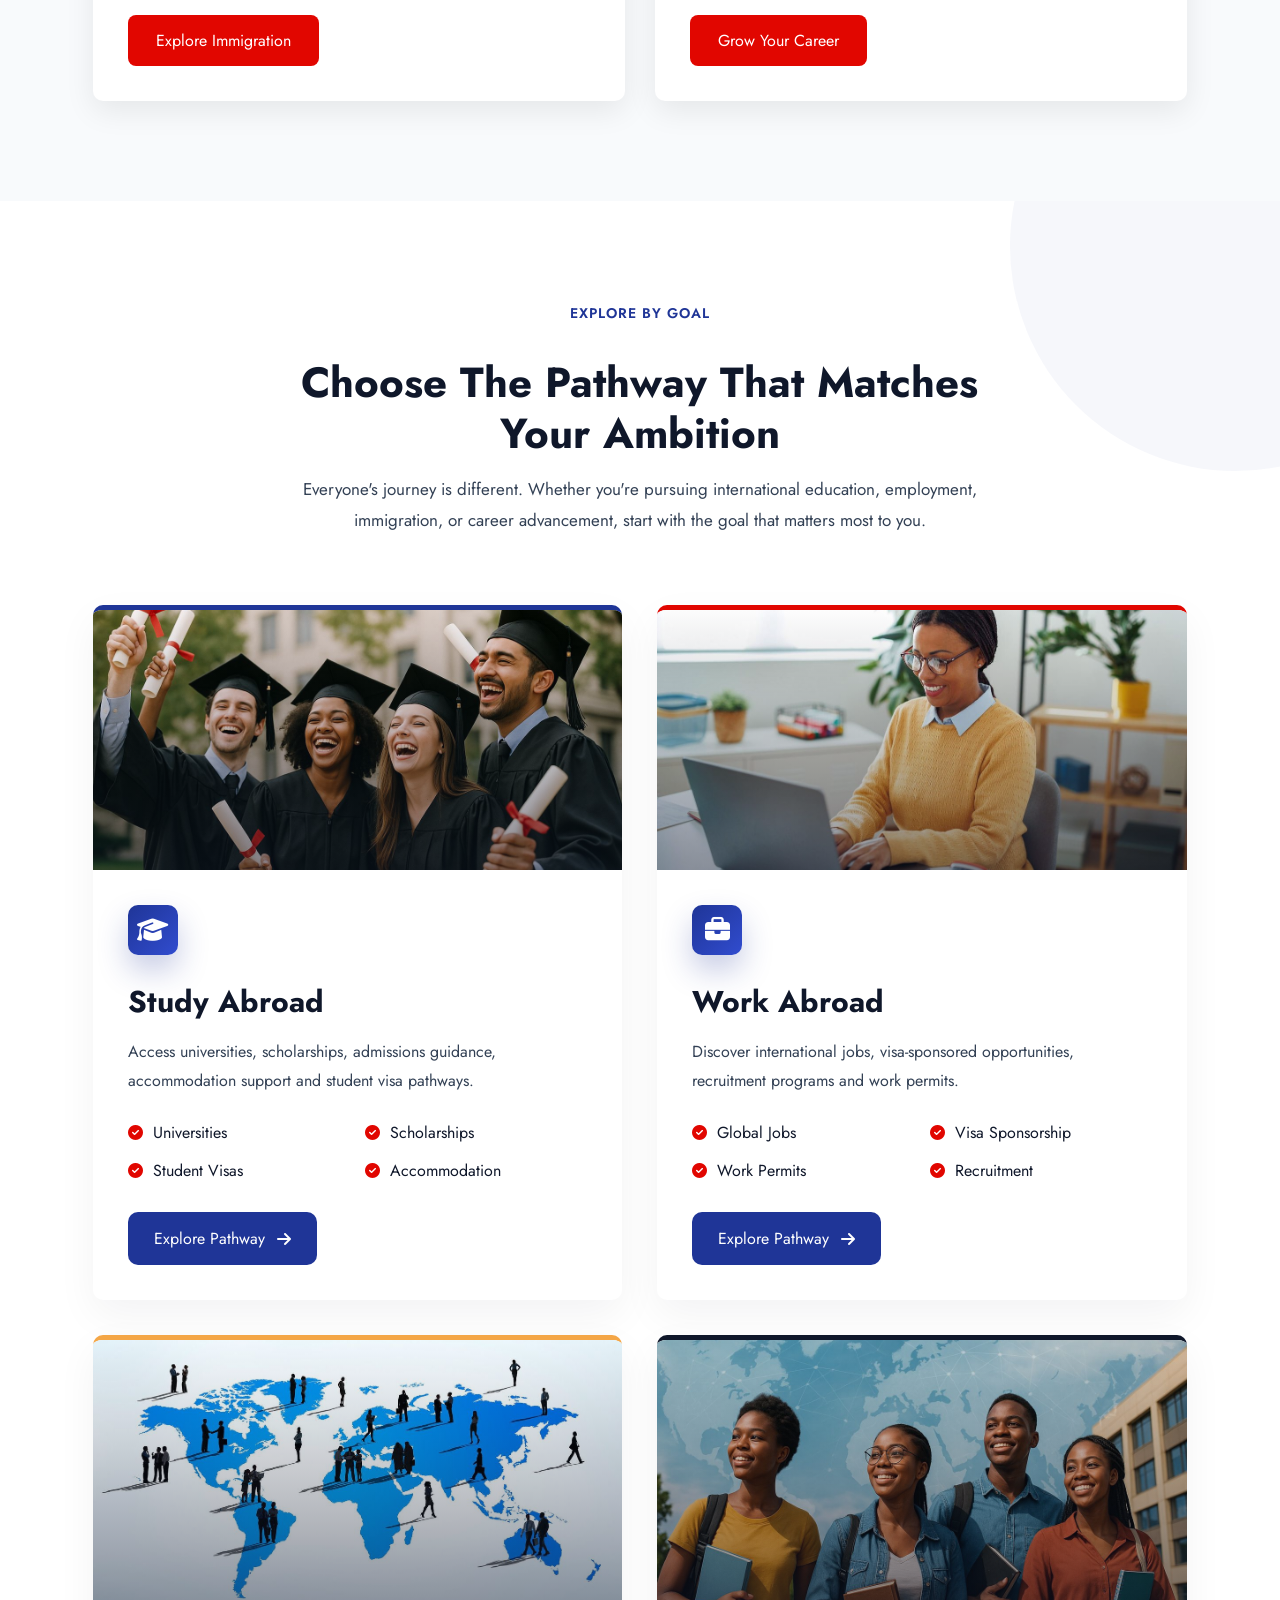
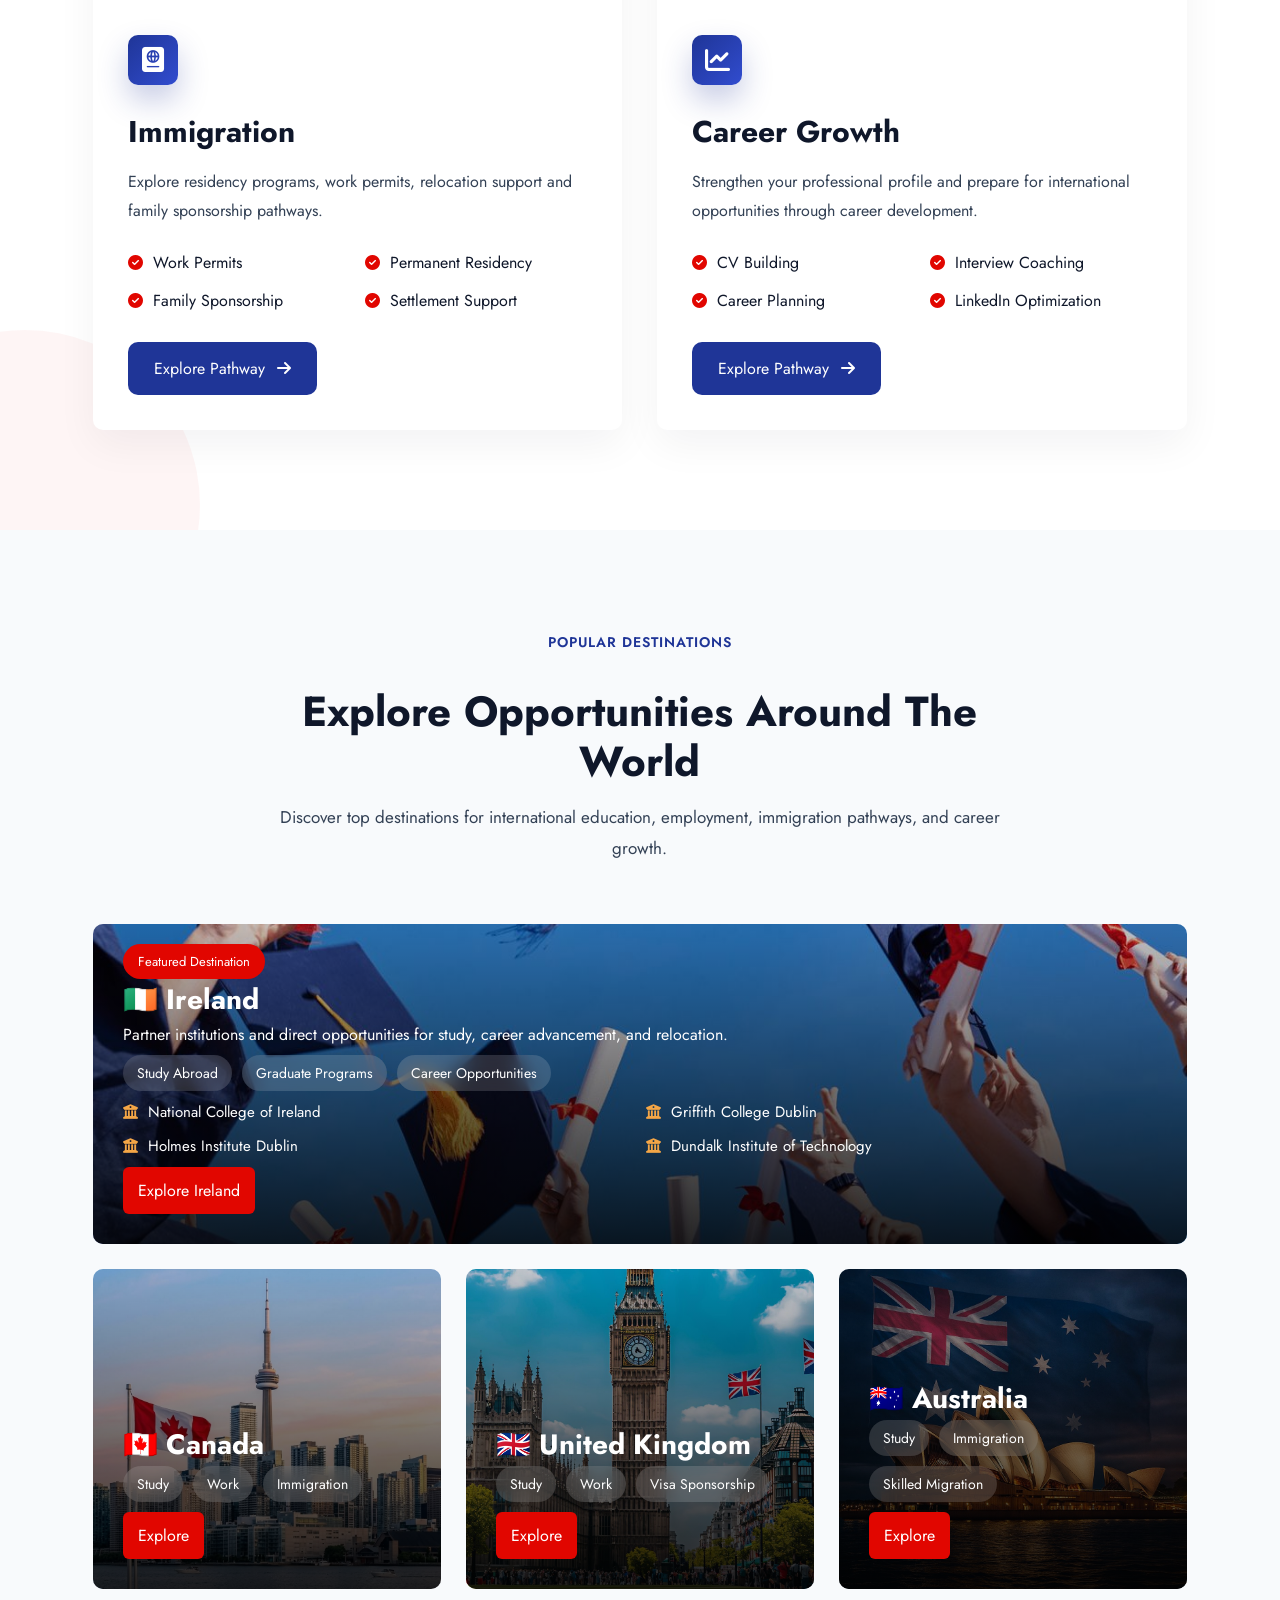
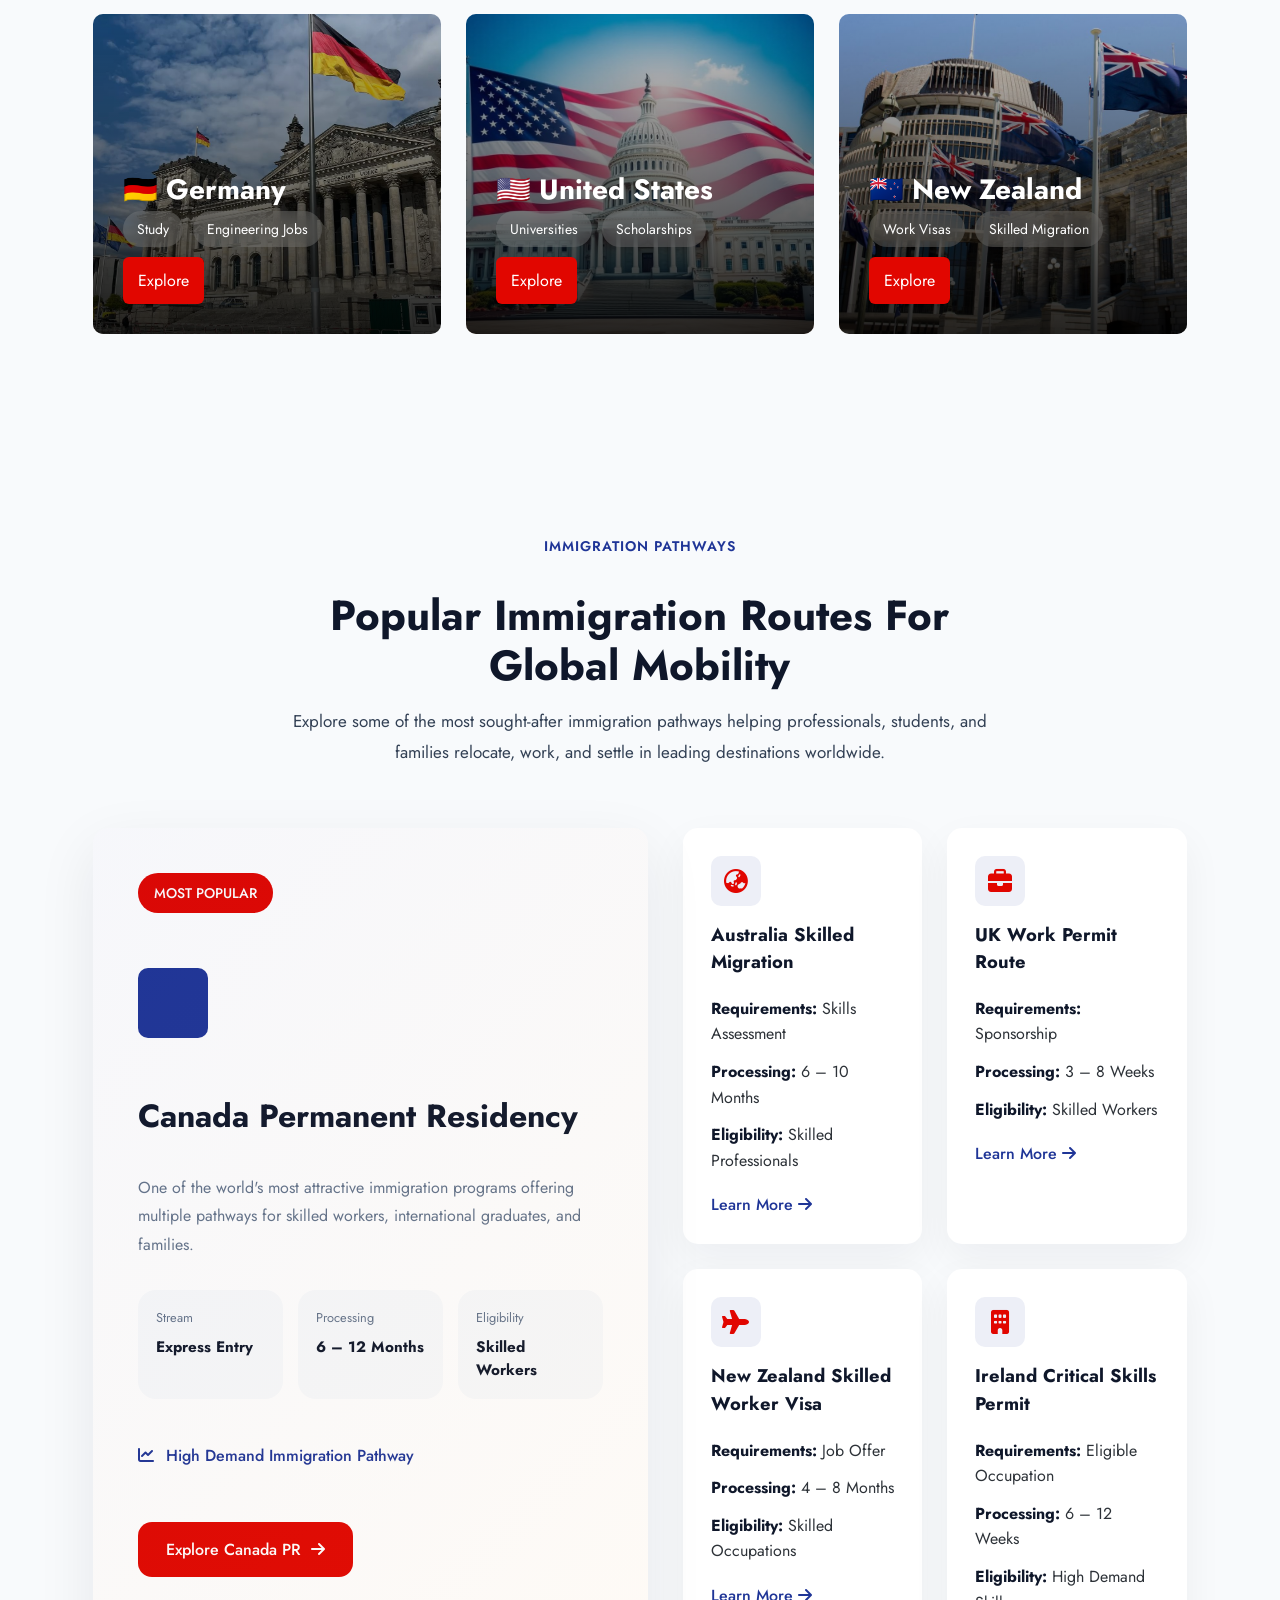
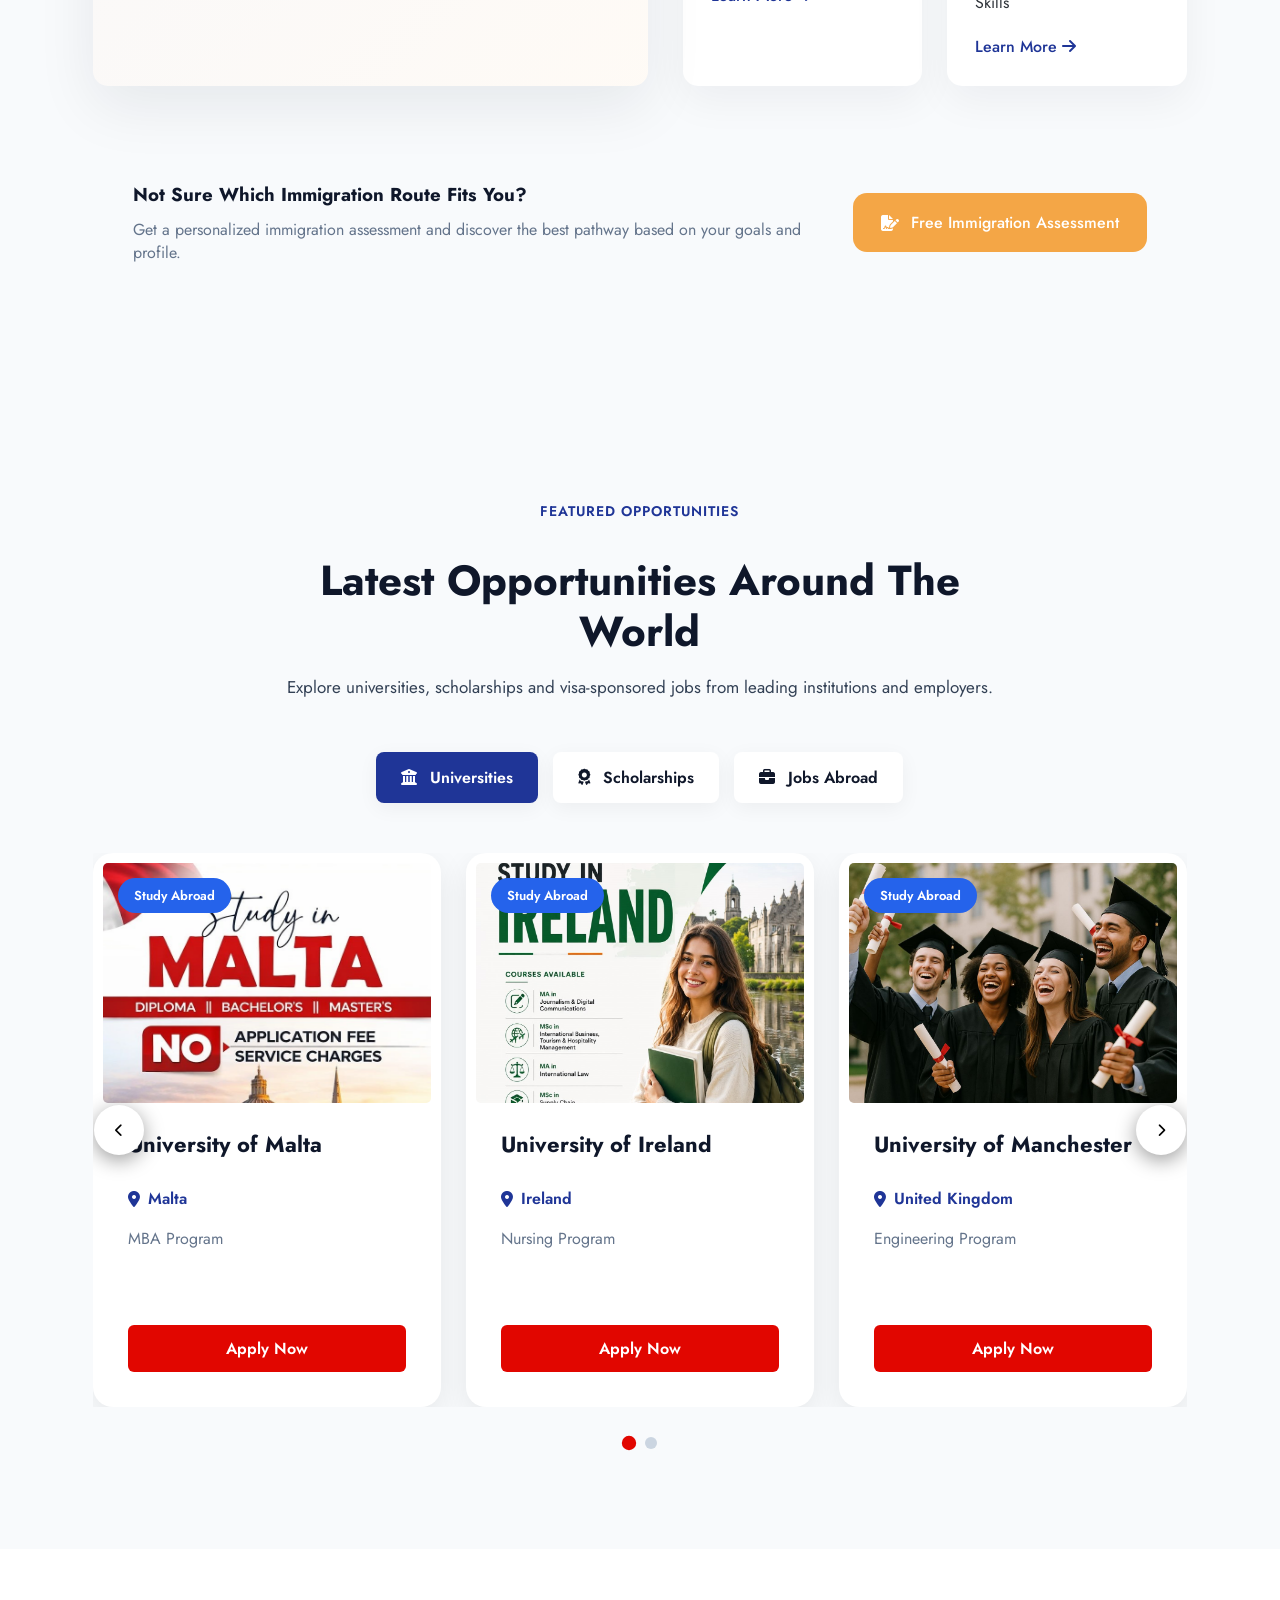
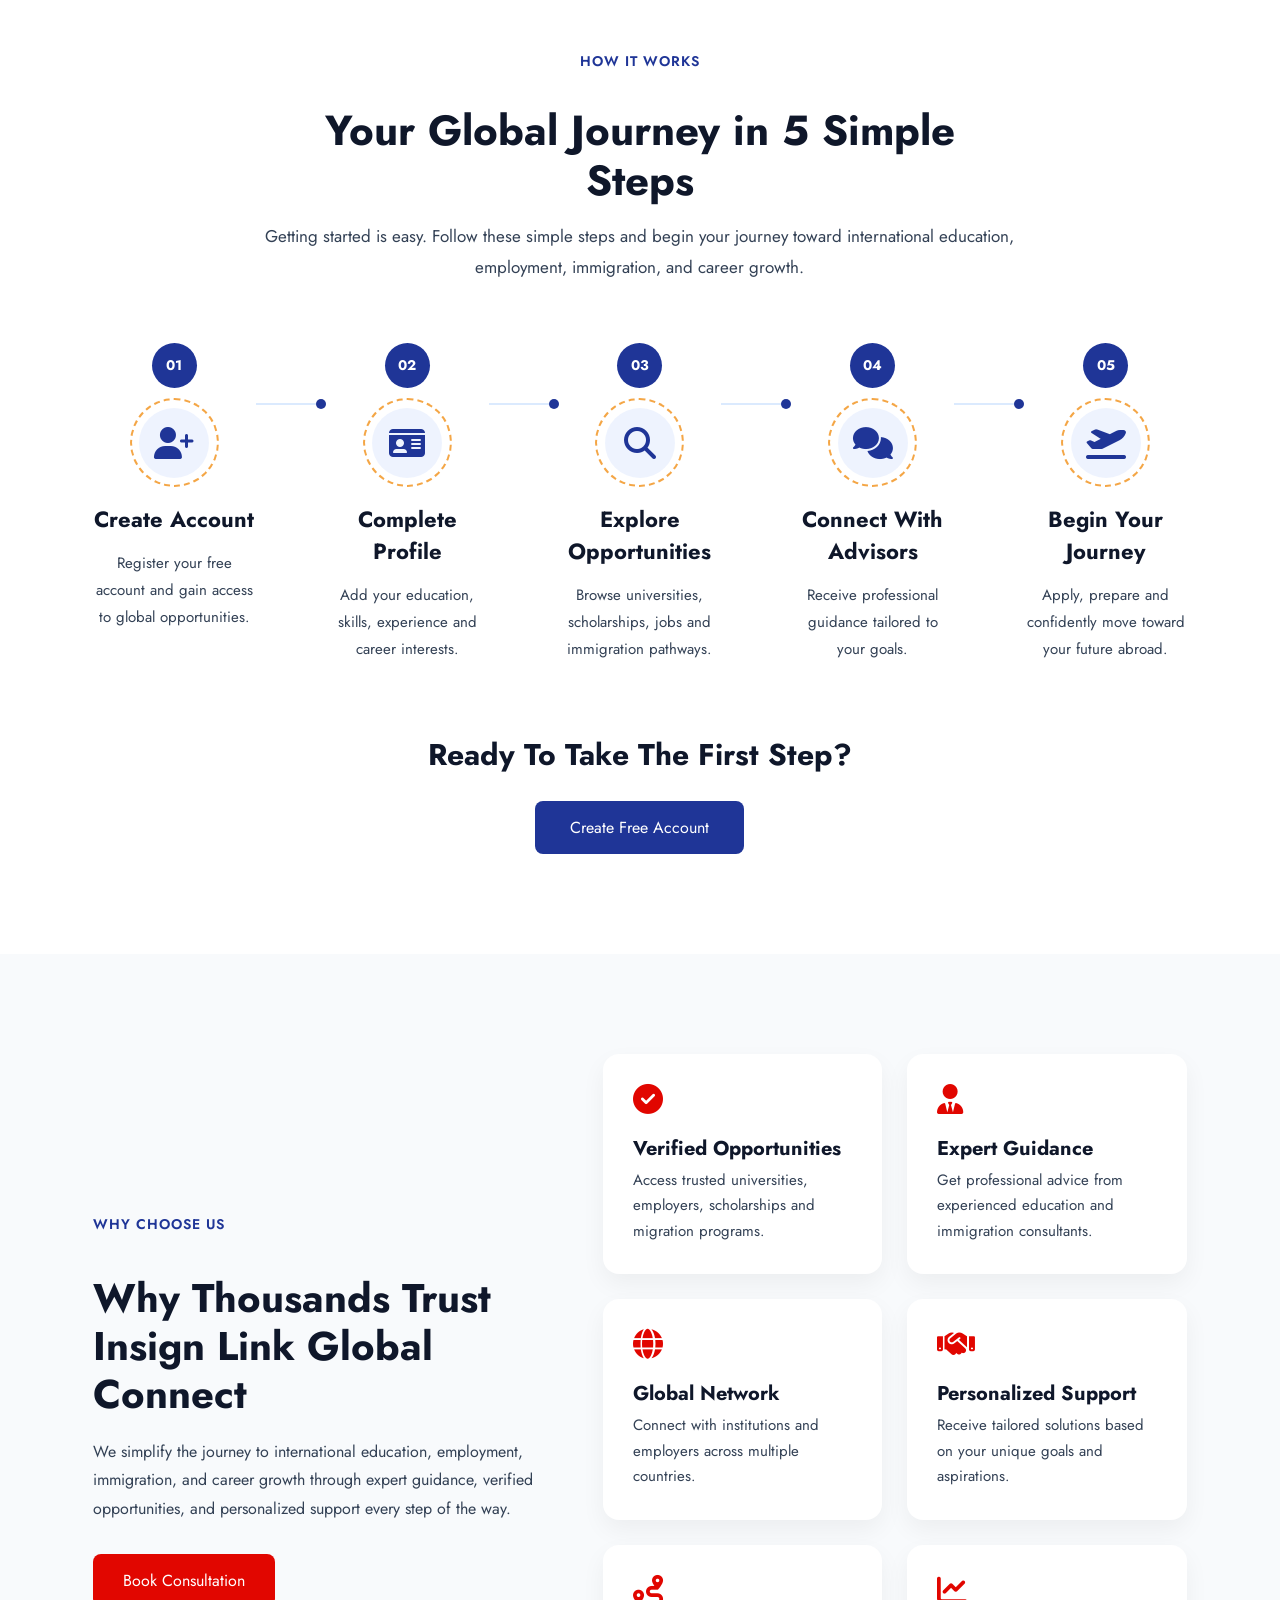
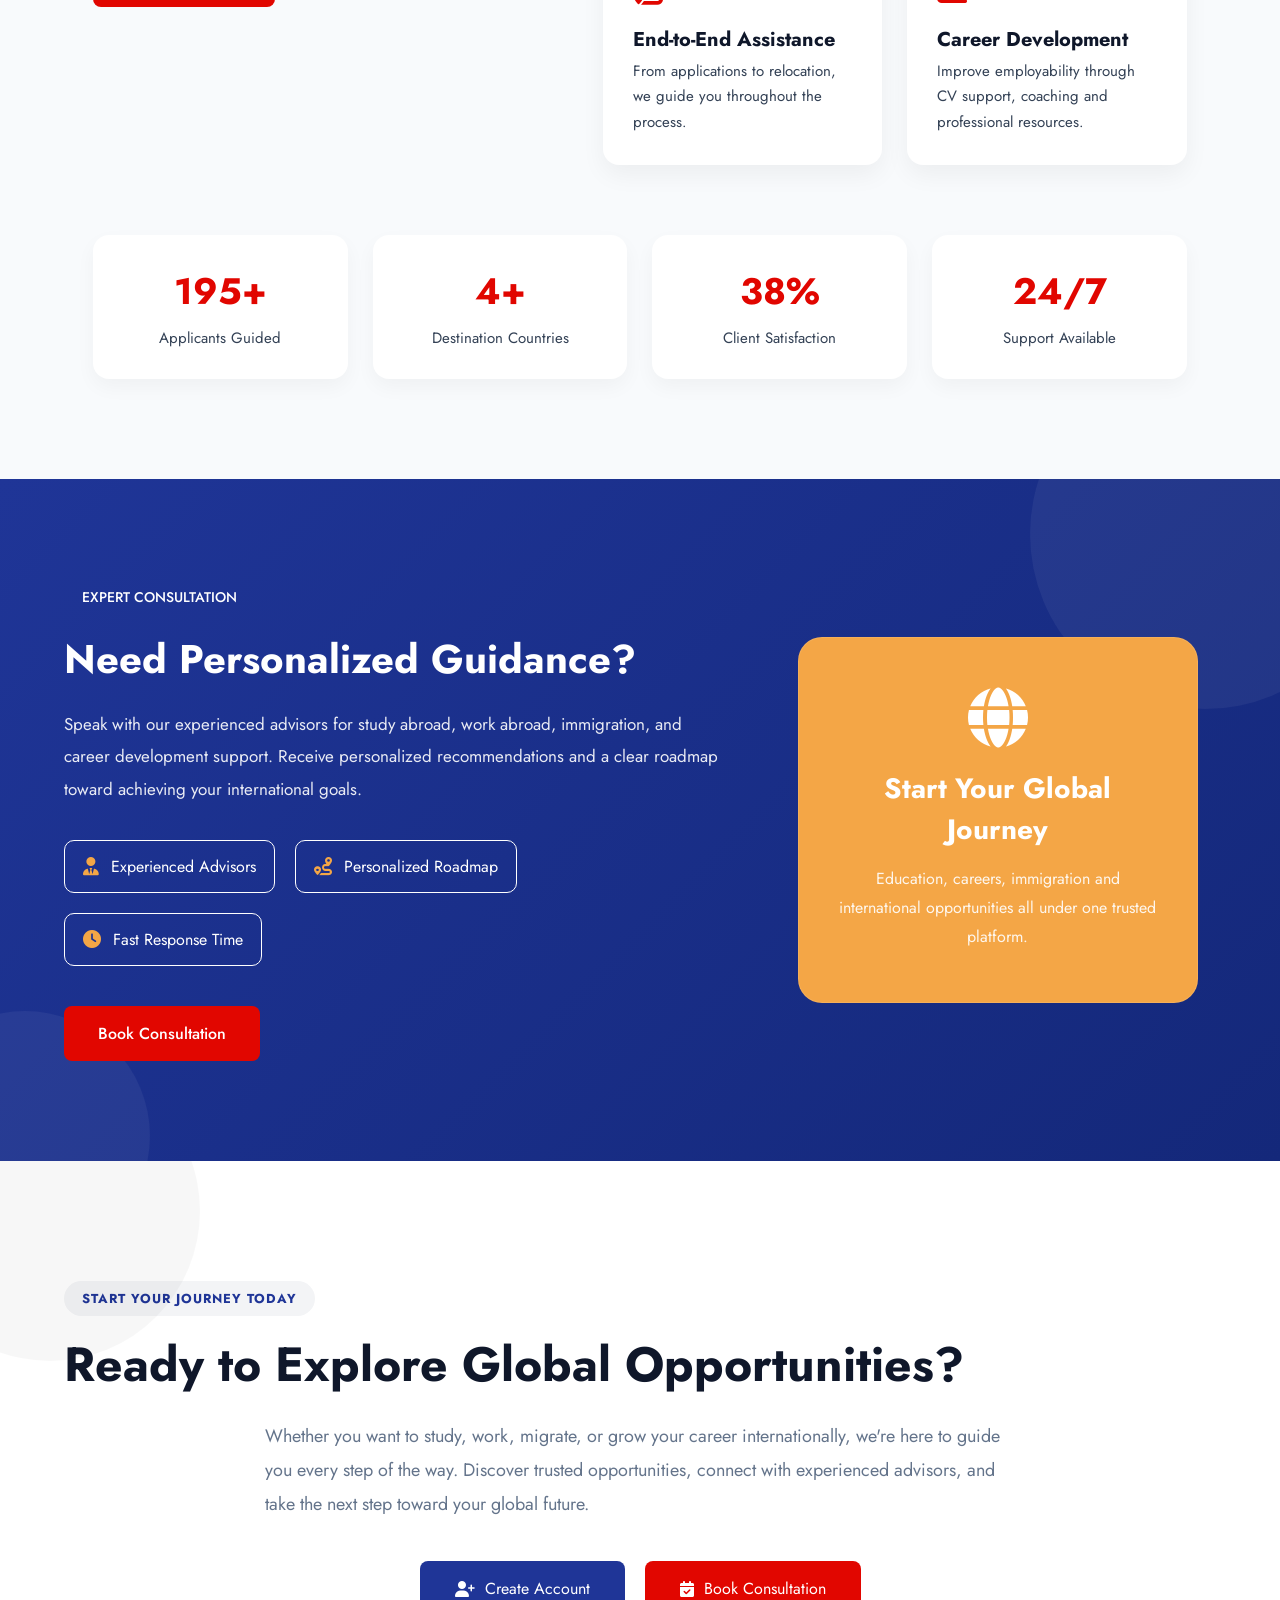
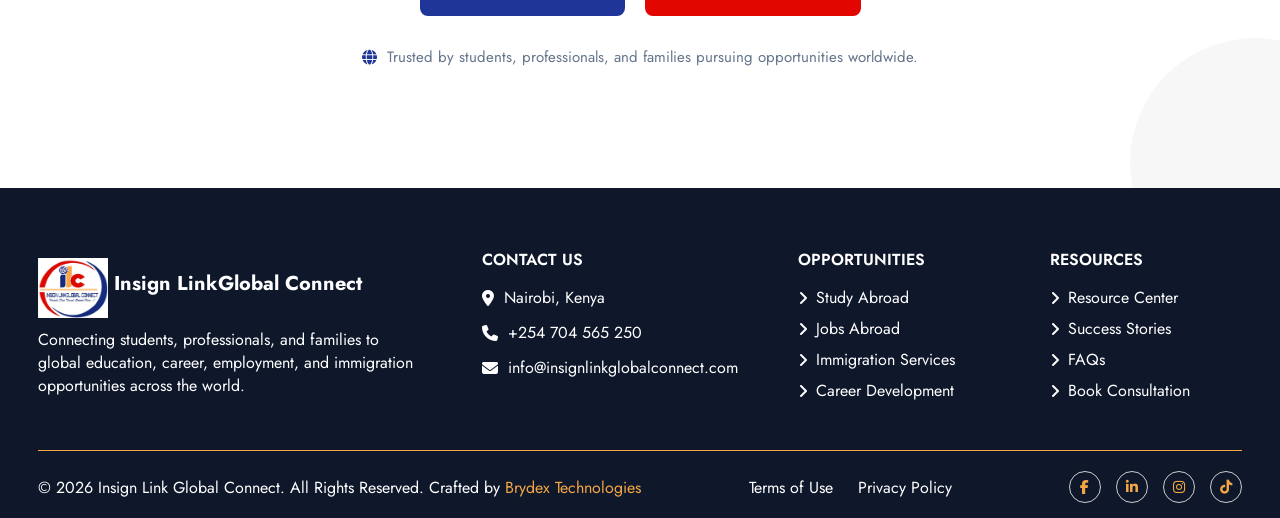
<file: explore.html>
<!DOCTYPE html>
<html lang="en">
<head>
    <meta charset="UTF-8">
    <meta name="viewport" content="width=device-width, initial-scale=1.0">
    <link href="https://fonts.googleapis.com/css2?family=Jost:wght@300;400;500;600;700&display=swap"rel="stylesheet">
    <link rel="stylesheet"href="https://cdnjs.cloudflare.com/ajax/libs/font-awesome/6.7.2/css/all.min.css">
    <link rel="stylesheet" href="style.css">
    <title>Explore Opportunities</title>

    <!-- Favicon -->
    <link rel="icon" href="logo/ILC Logo.jpg">
</head>
<style>
/* ==========================================
EXPLORE HERO
========================================== */
.explore-hero{
    padding:80px 5%;
    background:#f8fafc;
    overflow:hidden;
}
.explore-container{
    display:grid;
    grid-template-columns:1.1fr 1fr;
    gap:70px;
    align-items:center;
}
/* CONTENT */
.explore-tag{
    display:inline-block;
    padding:8px 18px;
    color:var(--primary);
    border-radius:50px;
    font-size:14px;
    font-weight:600;
    margin-bottom:20px;
}
.explore-content h1{
    font-size:40px;
    line-height:1.15;
    color:var(--dark);
    margin-bottom:25px;
}
.explore-content h1 span{
    color:var(--secondary);
    display:block;
}
.explore-content p{
    font-size:17px;
    line-height:1.9;
    color:var(--text);
    margin-bottom:35px;
    max-width:650px;
}
/* SEARCH */
.explore-search{
    display:flex;
    background:#fff;
    border-radius:12px;
    overflow:hidden;
    box-shadow:0 10px 30px rgba(0,0,0,.08);
    margin-bottom:30px;
}
.explore-search input{
    flex:1;
    border:none;
    outline:none;
    padding:18px 20px;
    font-size:15px;
}
.explore-search button{
    border:none;
    background:var(--secondary);
    color:#fff;
    padding:0 30px;
    cursor:pointer;
    font-size:15px;
    font-weight:500;
}
.explore-search button:hover{
    background:var(--primary);
}
/* QUICK LINKS */
.quick-categories{
    display:flex;
    flex-wrap:wrap;
    gap:12px;
    margin-bottom:40px;
}
.quick-categories a{
    display:flex;
    align-items:center;
    gap:8px;
    padding:12px 18px;
    background:#fff;
    color:var(--dark);
    text-decoration:none;
    border-radius:50px;
    font-size:14px;
    box-shadow:0 5px 20px rgba(0,0,0,.05);
    transition:.3s;
}
.quick-categories a:hover{
    background:var(--primary);
    color:#fff;
}
/* TRUST */
.explore-trust{
    display:flex;
    gap:20px;
    flex-wrap:wrap;
}
.trust-item{
    background:#fff;
    padding:20px;
    border-radius:12px;
    min-width:140px;
    box-shadow:0 10px 25px rgba(0,0,0,.06);
}
.trust-item h3{
    color:var(--secondary);
    font-size:28px;
    margin-bottom:5px;
}
.trust-item span{
    color:var(--text);
    font-size:14px;
}
/* VISUAL */
.explore-visual{
    position:relative;
}
.explore-visual img{
    width:100%;
    height:650px;
    object-fit:cover;
    border-radius:15px;
    box-shadow:0 20px 50px rgba(0,0,0,.12);
}
/* FLOATING CARDS */
.country-card{
    position:absolute;
    background:#fff;
    padding:15px 20px;
    border-radius:12px;
    box-shadow:0 15px 35px rgba(0,0,0,.12);
    display:flex;
    flex-direction:column;
    gap:5px;
}
.country-card strong{
    color:var(--dark);
    font-size:15px;
}
.country-card small{
    color:var(--text);
}
.country-card .card-1{
    top:10%;
    left:-40px;
}
.country-card .card-2{
    top:45%;
    right:-30px;
}
.country-card .card-3{
    bottom:10%;
    left:-30px;
}
/* ==========================================
   RESPONSIVE
========================================== */
@media(max-width:991px){
    .explore-container{
        grid-template-columns:1fr;
    }
    .explore-content{
        text-align:center;
    }
    .explore-content p{
        margin-left:auto;
        margin-right:auto;
    }
    .explore-content h1{
        font-size:3rem;
    }
    .quick-categories,
    .explore-trust{
        justify-content:center;
    }
    .explore-visual img{
        height:500px;
    }
    .country-card .card-1{
        left:10px;
    }
    .country-card .card-2{
        right:10px;
    }
    .country-card .card-3{
        left:10px;
    }
}
@media(max-width:576px){
    .explore-content h1{
        font-size:2.3rem;
    }
    .explore-search{
        flex-direction:column;
    }
    .explore-search button{
        padding:18px;
    }
    .explore-visual img{
        height:400px;
    }
    .country-card{
        padding:12px 15px;
    }
    .country-card strong{
        font-size:13px;
    }
    .country-card small{
        font-size:12px;
    }
}
/* ==========================================
   OPPORTUNITY FILTERS
========================================== */
.opportunity-filters{
    padding:100px 5%;
    background:#ffffff;
}
.filters-header{
    text-align:center;
    max-width:750px;
    margin:0 auto 50px;
}
.filters-header h2{
    font-size:40px;
    color:var(--dark);
    margin:15px 0;
}
.filters-header p{
    color:var(--text);
    line-height:1.8;
}
/* FORM */
.filters-form{
    background:#fff;
    padding:40px;
    border-radius:20px;
    box-shadow:0 15px 40px rgba(0,0,0,.08);
    display:grid;
    grid-template-columns:
        repeat(5,1fr);
    gap:20px;
}
.filter-group{
    display:flex;
    flex-direction:column;
}
.filter-group label{
    font-size:14px;
    font-weight:600;
    margin-bottom:10px;
    color:var(--dark);
}
.filter-group input,
.filter-group select{
    height:55px;
    border:1px solid #dbe3ec;
    border-radius:8px;
    padding:0 15px;
    outline:none;
    font-size:15px;
    transition:.3s;
}
.filter-group input:focus,
.filter-group select:focus{
    border-color:var(--primary);
}
.filter-btn-wrap{
    grid-column:1 / -1;
    display:flex;
    justify-content:center;
    margin-top:10px;
}
.search-filter-btn{
    border:none;
    cursor:pointer;
    padding:16px 20px;
    border-radius:8px;
    background:var(--primary);
    color:#fff;
    font-size:16px;
    font-weight:400;
    transition:.3s ease;
}
.search-filter-btn i{
    margin-right:10px;
}
.search-filter-btn:hover{
    background:var(--secondary);
    transform:translateY(-3px);
}
/* ==========================================
   RESPONSIVE
========================================== */
@media(max-width:1200px){
    .filters-form{
        grid-template-columns:
        repeat(3,1fr);
    }
}
@media(max-width:768px){
    .opportunity-filters{
        padding:80px 20px;
    }
    .filters-header h2{
        font-size:34px;
    }
    .filters-form{
        grid-template-columns:1fr;
        padding:25px;
    }
    .search-filter-btn{
        width:100%;
    }
}
@media(max-width:480px){
    .filters-header h2{
        font-size:28px;
    }
    .filter-group input,
    .filter-group select{
        height:52px;
    }
}
/* ==========================================
   AI OPPORTUNITY MATCHER
========================================== */
.ai-matcher-section{
    padding:100px 5%;
    background: linear-gradient(
        180deg,
        #FFFFFF 0%,
        #F8FAFC 100%
    );
    position:relative;
    overflow:hidden;
}
.ai-matcher-section::before{
    content:'';
    position:absolute;
    width:500px;
    height:500px;
    top:-250px;
    right:-250px;
    border-radius:50%;
    background:rgba(31,53,151,.04);
}
.ai-matcher-section::after{
    content:'';
    position:absolute;
    width:400px;
    height:400px;
    bottom:-200px;
    left:-200px;
    border-radius:50%;
    background:rgba(225,6,0,.04);
}
.ai-matcher-wrapper{
    display:grid;
    grid-template-columns:1fr 1.1fr;
    gap:80px;
    align-items:center;
    position:relative;
    z-index:2;
}
/* ==========================================
   LEFT CONTENT
========================================== */
.ai-matcher-content h2{
    font-size:40px;
    line-height:1.2;
    color:var(--dark);
    margin:15px 0 25px;
}
.ai-matcher-content p{
    color:var(--text);
    line-height:1.9;
    margin-bottom:35px;
    font-size:17px;
}
.matcher-benefits{
    display:flex;
    flex-direction:column;
    gap:20px;
}
.benefit-item{
    display:flex;
    align-items:center;
    gap:15px;
    font-size: 17px;
    color:var(--dark);
}
.benefit-item i{
    color:var(--secondary);
    font-size:17px;
}
/* ==========================================
   RIGHT SIDE
========================================== */
.match-widget{
    position:relative;
}
/* ==========================================
   FLOATING CARDS
========================================== */
.floating-card{
    position:absolute;
    background:#fff;
    border-radius:18px;
    padding:14px 20px;
    display:flex;
    align-items:center;
    gap:12px;
    box-shadow:
    0 10px 25px rgba(15,23,42,.08);
    backdrop-filter:blur(12px);
    z-index:3;
}
.floating-card i{
    width:45px;
    height:45px;
    display:flex;
    align-items:center;
    justify-content:center;
    border-radius:12px;
    background:rgba(31,53,151,.08);
    color:var(--primary);
    font-size:24px;
    flex-shrink:0;
}
.floating-card span{
    color:var(--dark);
    font-size:.9rem;
    font-weight:600;
    white-space:nowrap;
}
.floating-1{
    top:-80px;
    right:20px;
}
.floating-2{
    left:-100px;
    top:50px;
}
.floating-3{
    bottom:120px;
    right:-50px;
}
/* ==========================================
   MAIN CARD
========================================== */
.widget-card{
    background: rgba(255,255,255,.85);
    backdrop-filter:blur(20px);
    border:1px solid rgba(255,255,255,.7);
    border-radius:32px;
    padding:40px;
    box-shadow: 0 25px 60px rgba(15,23,42,.08);
    position:relative;
}
/* ==========================================
   HEADER
========================================== */
.widget-header{
    display:flex;
    justify-content:space-between;
    align-items:center;
    margin-bottom:35px;
}
.widget-tag{
    display:inline-block;
    padding:8px 16px;
    color:var(--primary);
    font-size:14px;
    font-weight:700;
    letter-spacing:.08em;
    margin-bottom:12px;
}
.widget-header h3{
    color:var(--dark);
    font-size:26px;
}
/* ==========================================
   MATCH SCORE
========================================== */
.match-score{
    position:relative;
    width:110px;
    height:110px;
}
.match-score svg{
    width:110px;
    height:110px;
    transform:rotate(-90deg);
}
.bg-circle{
    fill:none;
    stroke:#E2E8F0;
    stroke-width:8;
}
.progress-circle{
    fill:none;
    stroke:var(--secondary);
    stroke-width:8;
    stroke-linecap:round;
    stroke-dasharray:327;
    stroke-dashoffset:26;
}
.score-text{
    position:absolute;
    inset:0;
    display:flex;
    flex-direction:column;
    align-items:center;
    justify-content:center;
}
.score-text strong{
    font-size:1.5rem;
    color:var(--dark);
}
.score-text span{
    font-size:16px;
    color:var(--text);
}
/* ==========================================
   FORM
========================================== */
.match-form{
    display:grid;
    grid-template-columns:1fr 1fr;
    gap:18px;
    margin-bottom:35px;
}
.form-group{
    display:flex;
    flex-direction:column;
}
.form-group label{
    font-size:16px;
    font-weight:600;
    color:var(--dark);
    margin-bottom:10px;
}
.form-group select{
    height:58px;
    border:1px solid #E2E8F0;
    border-radius:14px;
    padding:0 16px;
    font-size:.95rem;
    background:#fff;
    color:var(--dark);
    transition:.3s;
    outline:none;
    cursor:pointer;
}
.form-group select:hover{
    border-color:var(--primary);
}
.form-group select:focus{
    border-color:var(--primary);
    box-shadow: 0 0 0 4px rgba(31,53,151,.08);
}
/* ==========================================
   RESULTS
========================================== */
.match-results h4{
    color:var(--dark);
    margin-bottom:20px;
}
.pathway-card{
    background:#fff;
    padding:25px;
}
.pathway-country{
    text-align:center;
    font-weight:700;
    color:var(--primary);
    margin-bottom:15px;
}
.pathway-step{
    text-align:center;
    font-weight:500;
    color:var(--dark);
}
.pathway-line{
    width:2px;
    height:25px;
    background:#CBD5E1;
    margin:12px auto;
}
/* ==========================================
   BUTTON
========================================== */
.match-btn{
    margin-top:30px;
    width:100%;
    height:58px;
    border-radius:14px;
    background:var(--primary);
    color:#fff;
    display:flex;
    align-items:center;
    justify-content:center;
    gap:10px;
    text-decoration:none;
    font-weight:400;
    transition:.3s;
}
.match-btn:hover{
    transform:translateY(-3px);
    box-shadow:
    0 12px 25px rgba(31,53,151,.25);
}
/* ==========================================
   RESPONSIVE
========================================== */
@media(max-width:991px){
    .ai-matcher-wrapper{
        grid-template-columns:1fr;
        gap:60px;
    }
    .floating-card{
        display:none;
    }
}
@media(max-width:768px){
    .ai-matcher-content h2{
        font-size:2.2rem;
    }
    .widget-card{
        padding:25px;
    }
    .widget-header{
        flex-direction:column;
        gap:25px;
        align-items:flex-start;
    }
    .match-form{
        grid-template-columns:1fr;
    }
}
/* ==========================================
   SEARCH STATS STRIP
========================================== */
.search-stats{
    margin-top:35px;
    padding:25px 30px;
    background:#f8fafc;
    border-radius:15px;
    display:grid;
    grid-template-columns:repeat(4,1fr);
    gap:25px;
}
.search-stat{
    display:flex;
    align-items:center;
    gap:15px;
}
.search-stat i{
    width:55px;
    height:55px;
    display:flex;
    align-items:center;
    justify-content:center;
    background:rgba(37,99,235,.1);
    color:var(--primary);
    border-radius:12px;
    font-size:22px;
}
.search-stat strong{
    display:block;
    font-size:22px;
    font-weight:700;
    color:var(--dark);
    margin-bottom:3px;
}
.search-stat span{
    font-size:14px;
    color:var(--text);
    line-height:1.5;
}
/* TABLETS */
@media(max-width:991px){
    .search-stats{
        grid-template-columns:repeat(2,1fr);
    }
}
/* MOBILE */
@media(max-width:576px){
    .search-stats{
        grid-template-columns:1fr;
        padding:20px;
        gap:18px;
    }
    .search-stat{
        gap:12px;
    }
    .search-stat i{
        width:50px;
        height:50px;
        font-size:20px;
    }
    .search-stat strong{
        font-size:18px;
    }
}
/* ==========================================
   OPPORTUNITY CATEGORIES
========================================== */
.opportunity-categories{
    padding:100px 5%;
    background:#f8fafc;
}
.categories-grid{
    display:grid;
    grid-template-columns:repeat(2,1fr);
    gap:30px;
    margin-top:60px;
}
.category-card{
    background:#fff;
    border-radius:10px;
    overflow:hidden;
    box-shadow:0 10px 30px rgba(0,0,0,.08);
    transition:.4s ease;
}
.category-card:hover{
    transform:translateY(-10px);
}
.category-image{
    height:240px;
    overflow:hidden;
}
.category-image img{
    width:100%;
    height:100%;
    object-fit:cover;
    transition:.6s ease;
}
.category-card:hover .category-image img{
    transform:scale(1.08);
}
.category-content{
    padding:35px;
}
.category-icon{
    width:70px;
    height:70px;
    background:rgba(31,53,151,.08);
    border-radius:16px;
    display:flex;
    align-items:center;
    justify-content:center;
    margin-bottom:20px;
}
.category-icon i{
    font-size:30px;
    color:var(--primary);
}
.category-content h3{
    font-size:28px;
    color:var(--dark);
    margin-bottom:15px;
}
.category-content p{
    color:var(--text);
    line-height:1.8;
    margin-bottom:15px;
}
.category-content ul{
    list-style:none;
    margin-bottom:25px;
}
.category-content ul li{
    display:flex;
    align-items:center;
    gap:5px;
    margin-bottom:12px;
    color:var(--text);
}
.category-content ul li i{
    color:var(--secondary);
}
.category-stats{
    display:flex;
    gap:15px;
    flex-wrap:wrap;
    margin-bottom:25px;
}
.category-stats span{
    padding:8px 15px;
    background:#f1f5f9;
    border-radius:30px;
    font-size:14px;
    font-weight:500;
    color:var(--primary);
}
.category-btn{
    display:inline-block;
    padding:14px 28px;
    background:var(--secondary);
    color:#fff;
    text-decoration:none;
    border-radius:8px;
    transition:.3s ease;
}
.category-btn:hover{
    background:var(--primary);
}
/* ==========================================
   RESPONSIVE
========================================== */
@media(max-width:991px){
    .categories-grid{
        grid-template-columns:1fr;
    }
    .category-image{
        height:220px;
    }
}
@media(max-width:576px){
    .opportunity-categories{
        padding:80px 20px;
    }
    .category-content{
        padding:25px;
    }
    .category-content h3{
        font-size:24px;
    }
    .category-image{
        height:200px;
    }
    .category-btn{
        width:100%;
        text-align:center;
    }
}
/* ==========================================
   EXPLORE BY GOAL
========================================== */
.explore-goals{
    padding:100px 5%;
    background:#ffffff;
    position:relative;
    overflow:hidden;
}
.explore-goals::before{
    content:'';
    position:absolute;
    width:450px;
    height:450px;
    background:rgba(31,53,151,.04);
    border-radius:50%;
    top:-180px;
    right:-180px;
}
.explore-goals::after{
    content:'';
    position:absolute;
    width:350px;
    height:350px;
    background:rgba(225,6,0,.04);
    border-radius:50%;
    bottom:-150px;
    left:-150px;
}
.goals-grid1{
    display:grid;
    grid-template-columns:repeat(2,1fr);
    gap:35px;
    margin-top:70px;
    position:relative;
    z-index:2;
}
/* CARD */
.goal-card1{
    background:#fff;
    border-radius:10px;
    overflow:hidden;
    transition:.45s ease;
    box-shadow:0 15px 40px rgba(15,23,42,.05);
    position:relative;
}
.goal-card1:hover{
    transform:translateY(-10px);
    box-shadow:0 30px 60px rgba(15,23,42,.12);
    border-color:rgba(31,53,151,.15);
}
/* IMAGE */
.goal-image1{
    height:260px;
    overflow:hidden;
    position:relative;
}
.goal-image1::after{
    content:'';
    position:absolute;
    inset:0;
    background:linear-gradient(
        to top,
        rgba(15,23,42,.45),
        transparent
    );
}
.goal-image1 img{
    width:100%;
    height:100%;
    object-fit:cover;
    transition:.7s ease;
}
.goal-card1:hover .goal-image1 img{
    transform:scale(1.08);
}
/* CONTENT */
.goal-body1{
    padding:35px;
}
.goal-icon1{
    width:50px;
    height:50px;
    border-radius:10px;
    background:linear-gradient(
        135deg,
        var(--primary),
        #314ccf
    );
    display:flex;
    align-items:center;
    justify-content:center;
    margin-bottom:25px;
    color:#fff;
    font-size:25px;
    box-shadow:0 15px 30px rgba(31,53,151,.25);
}
.goal-body1 h3{
    font-size:30px;
    color:var(--dark);
    margin-bottom:15px;
    font-weight:700;
}
.goal-body1 p{
    color:var(--text);
    line-height:1.8;
    font-size:16px;
    margin-bottom:25px;
}
/* FEATURE LIST */
.goal-items1{
    display:grid;
    grid-template-columns:repeat(2,1fr);
    gap:15px;
    margin-bottom:30px;
}
.goal-items1 span{
    display:flex;
    align-items:center;
    gap:10px;
    font-size:16px;
    color:var(--dark);
}
.goal-items1 i{
    color:var(--secondary);
    font-size:15px;
}
/* BUTTON */
.goal-btn1{
    display:inline-flex;
    align-items:center;
    gap:12px;
    text-decoration:none;
    background: var(--primary);
    color:#fff;
    padding:15px 26px;
    border-radius:10px;
    font-weight:400;
    transition:.3s ease;
}
.goal-btn1:hover{
    gap:18px;
    transform:translateX(5px);
}
.goal-btn1 i{
    transition:.3s ease;
}
/* SPECIAL CARD ACCENTS */
.goal-card1:nth-child(1){
    border-top:5px solid #1F3597;
}
.goal-card1:nth-child(2){
    border-top:5px solid #E10600;
}
.goal-card1:nth-child(3){
    border-top:5px solid #F4A646;
}
.goal-card1:nth-child(4){
    border-top:5px solid #0F172A;
}
/* RESPONSIVE */
@media(max-width:991px){
    .goals-grid1{
        grid-template-columns:1fr;
    }
    .goal-image1{
        height:240px;
    }
}
@media(max-width:768px){
    .explore-goals{
        padding:70px 5%;
    }
    .goal-body1{
        padding:25px;
    }
    .goal-body1 h3{
        font-size:26px;
    }
    .goal-items1{
        grid-template-columns:1fr;
    }
    .goal-icon1{
        width:60px;
        height:60px;
        font-size:24px;
    }
}
/* ==========================================
   DESTINATIONS
========================================== */
.destinations{
    padding:100px 5%;
    background:#f8fafc;
}
.destinations-grid{
    display:grid;
    grid-template-columns:repeat(3,1fr);
    gap:25px;
    margin-top:60px;
}
/* FEATURED CARD */
.featured-destination{
    grid-column:span 3;
    height:500px;
}
/* CARD */
.destination-card{
    position:relative;
    height:320px;
    border-radius:10px;
    overflow:hidden;
    cursor:pointer;
}
.destination-card img{
    width:100%;
    height:100%;
    object-fit:cover;
    transition:.6s ease;
}
.destination-card:hover img{
    transform:scale(1.08);
}
.destination-card::before{
    content:'';
    position:absolute;
    inset:0;
    background:linear-gradient(
        to top,
        rgba(0,0,0,.85),
        rgba(0,0,0,.2)
    );
    z-index:1;
}
.destination-overlay{
    position:absolute;
    inset:0;
    z-index:2;
    padding:30px;
    display:flex;
    flex-direction:column;
    justify-content:flex-end;
    color:#fff;
}
.destination-overlay h3{
    font-size:28px;
    margin-bottom:1px;
}
.destination-overlay p{
    line-height:1.8;
    margin-bottom:5px;
    max-width:700px;
}
/* BADGE */
.destination-badge{
    align-self:flex-start;
    padding:8px 15px;
    background:var(--secondary);
    border-radius:30px;
    font-size:13px;
    margin-bottom:auto;
}
/* TAGS */
.destination-tags{
    display:flex;
    flex-wrap:wrap;
    gap:10px;
    margin-bottom:10px;
}
.destination-tags span{
    padding:8px 14px;
    background:rgba(255,255,255,.15);
    backdrop-filter:blur(10px);
    border-radius:30px;
    font-size:14px;
}
/* PARTNERS */
.partner-list{
    display:grid;
    grid-template-columns:repeat(2,1fr);
    gap:12px;
    margin-bottom:10px;
}
.partner-list div{
    display:flex;
    align-items:center;
    gap:10px;
    font-size:15px;
}
.partner-list i{
    color:var(--accent);
}
/* BUTTON */
.destination-btn,
.destination-overlay a{
    display:inline-flex;
    align-items:center;
    justify-content:center;
    width:max-content;
    padding:12px 15px;
    background:var(--secondary);
    color:#fff;
    text-decoration:none;
    border-radius:6px;
    transition:.3s ease;
}
.destination-btn:hover,
.destination-overlay a:hover{
    background:var(--primary);
}
/* ==========================================
   TABLET
========================================== */
@media(max-width:991px){
    .destinations-grid{
        grid-template-columns:repeat(2,1fr);
    }
    .featured-destination{
        grid-column:span 2;
        height:550px;
    }
    .partner-list{
        grid-template-columns:1fr;
    }
}
/* ==========================================
   MOBILE
========================================== */
@media(max-width:768px){
    .destinations{
        padding:80px 20px;
    }
    .destinations-grid{
        grid-template-columns:1fr;
    }
    .featured-destination{
        grid-column:auto;
        height:auto;
        min-height:600px;
    }
    .destination-card{
        height:320px;
    }
    .destination-overlay{
        padding:25px;
    }
    .destination-overlay h3{
        font-size:24px;
    }
    .destination-tags{
        gap:8px;
    }
    .destination-tags span{
        font-size:13px;
    }
}
@media(max-width:576px){
    .featured-destination{
        min-height:700px;
    }
    .destination-overlay h3{
        font-size:22px;
    }
    .destination-overlay p{
        font-size:15px;
    }
}
/* ========================================== 
   IMMIGRATION PATHWAYS 
========================================== */ 
.immigration-pathways{ 
    padding:100px 5%; 
    background:#f8fafc; 
}
.pathways-layout{ 
    display:grid; 
    grid-template-columns:1.1fr 1fr; 
    gap:35px; 
    margin-top:60px; 
}
.featured-pathway{ 
    position:relative; 
    background:#fff; 
    border-radius:15px; 
    padding:45px; 
    overflow:hidden; 
    box-shadow:0 20px 60px rgba(15,23,42,.08); 
}
.featured-pathway::before{ 
    content:''; 
    position:absolute; 
    inset:0; 
    background: linear-gradient( 135deg, rgba(31,53,151,.04), rgba(244,166,70,.05)); 
    pointer-events:none; 
}
.featured-badge{ 
    display:inline-flex; 
    align-items:center; 
    gap:8px; 
    background:#E10600; 
    color:#fff; 
    font-size:14px; 
    font-weight:500; 
    padding:10px 16px; 
    border-radius:50px; 
    margin-bottom:55px; 
}
.featured-icon{ 
    width:70px; 
    height:70px; 
    border-radius:10px; 
    background: var(--primary); 
    display:flex; 
    align-items:center; 
    justify-content:center; 
    color:#fff; 
    font-size:26px; 
    margin-bottom:55px; 
}
.featured-pathway h3{ 
    font-size:2rem; 
    color:#0F172A; 
    margin-bottom:35px; 
}
.featured-pathway p{ 
    color:#64748b; 
    line-height:1.8; 
    margin-bottom:30px; 
}
.featured-stats{ 
    display:grid; 
    grid-template-columns:repeat(3,1fr); 
    gap:15px; 
    margin-bottom:45px; 
}
.stat-box{ 
    background:#f8fafc; 
    border-radius:18px; 
    padding:18px; 
}
.stat-title{ 
    display:block; 
    font-size:.8rem; 
    color:#64748b; 
    margin-bottom:8px; 
}
.stat-box strong{ 
    color:#0F172A; 
    font-size:.95rem; 
}
.success-rate{ 
    display:flex; 
    align-items:center; 
    gap:12px; 
    color:var(--primary); 
    font-weight:500; 
    margin-bottom:55px; 
}
.featured-btn{ 
    display:inline-flex; 
    align-items:center; 
    gap:10px; 
    padding:16px 28px; 
    background:var(--secondary); 
    color:#fff; 
    border-radius:14px; 
    text-decoration:none; 
    font-weight:500; 
    transition:.3s; 
}
.featured-btn:hover{ 
    transform:translateY(-3px); 
}
.pathways-grid{ 
    display:grid; 
    grid-template-columns:1fr 1fr; 
    gap:25px; 
}
.pathway-card{ 
    background:#fff; 
    border-radius:15px; 
    padding:28px; 
    box-shadow:0 15px 40px rgba(15,23,42,.05); 
    transition:.35s; 
}
.pathway-card:hover{ 
    transform:translateY(-8px); 
}
.pathway-top{ 
    margin-bottom:20px; 
}
.pathway-icon{ 
    width:50px; 
    height:50px; 
    border-radius:10px; 
    background:rgba(31,53,151,.08); 
    display:flex; 
    align-items:center; 
    justify-content:center; 
    color:var(--secondary); 
    font-size:1.5rem; 
    margin-bottom:15px; 
}
.pathway-card h4{ 
    color:#0F172A; 
    font-size:1.15rem; 
    line-height:1.5; 
}
.pathway-card ul{ 
    list-style:none; 
    padding:0; 
    margin:20px 0; 
}
.pathway-card li{ 
    color:#2d3238; 
    margin-bottom:12px; 
    line-height:1.6; 
}
.pathway-card strong{ 
    color:#0F172A; 
}
.pathway-card a{ 
    color:var(--primary); 
    font-weight:500; 
    text-decoration:none; 
}
.immigration-cta{ 
    margin-top:60px;  
    padding:35px 40px; 
    display:flex; 
    justify-content:space-between; 
    align-items:center; 
    gap:30px;  
}
.immigration-cta h3{ 
    color:#0F172A; 
    margin-bottom:10px; 
} 
.immigration-cta p{ 
    color:#64748b; 
}
 .assessment-btn{ 
    white-space:nowrap; 
    display:inline-flex; 
    align-items:center; 
    gap:12px; 
    padding:18px 28px; 
    background: var(--accent); 
    color:#fff; 
    text-decoration:none; 
    border-radius:14px; 
    font-weight:500; 
}
@media(max-width:991px){ 
    .pathways-layout{ 
        grid-template-columns:1fr; 
    } 
    .pathways-grid{ 
        grid-template-columns:1fr; 
    } 
    .featured-stats{ 
        grid-template-columns:1fr; 
    } 
    .immigration-cta{ 
        flex-direction:column; 
        text-align:center; 
    } 
}
@media(max-width:600px){ 
    .pathways-layout{ 
        grid-template-columns:1fr; 
    } 
    .pathways-grid{ 
        grid-template-columns:1fr; 
    } 
    .featured-stats{ 
        grid-template-columns:1fr; 
    } 
    .immigration-cta{ 
        flex-direction:column; 
        text-align:center; 
    } 
}
/* ==========================================
   FEATURED OPPORTUNITIES
========================================== */
.featured-opportunities{
    padding:100px 5%;
    background:#f8fafc;
}
.opportunity-tabs{
    display:flex;
    justify-content:center;
    gap:15px;
    margin:50px 0;
    flex-wrap:wrap;
}
.tab-btn{
    padding:14px 25px;
    border:none;
    background:#fff;
    border-radius:8px;
    cursor:pointer;
    font-weight:600;
    transition:.3s;
}
.tab-btn i{
    margin-right:8px;
}
.tab-btn.active{
    background:var(--primary);
    color:#fff;
}
.tab-content{
    display:none;
}
.tab-content.active{
    display:block;
}
/* ==========================================
   SLIDER
========================================== */
.slider-container{
    position:relative;
    overflow:hidden;
}
.slider-track{
    display:flex;
    gap:25px;
    transition:transform .6s ease;
}
.opportunity-card{
    flex:0 0 calc((100% - 50px)/3);
    background:#fff;
    border-radius:20px;
    overflow:hidden;
    box-shadow:0 10px 30px rgba(0,0,0,.08);
    display:flex;
    flex-direction:column;
    min-height:500px;
}
/* ==========================================
   IMAGE
========================================== */
.card-image{
    position:relative;
    height:240px;
}
.card-image img{
    width:100%;
    height:100%;
    object-fit:cover;
}
.card-badge{
    position:absolute;
    top:15px;
    left:15px;
    padding:8px 16px;
    border-radius:30px;
    font-size:13px;
    font-weight:600;
    color:#fff;
}
.study{
    background:#2563eb;
}
.scholarship{
    background:#16a34a;
}
.work{
    background:#ea580c;
}
/* ==========================================
   CONTENT
========================================== */
.card-content{
    padding:25px;
    display:flex;
    flex-direction:column;
    flex:1;
}
.card-content h3{
    margin-bottom:12px;
}
.country{
    display:flex;
    align-items:center;
    gap:8px;
    color:var(--primary);
    font-weight:600;
    margin-bottom:15px;
}
.card-content p{
    flex:1;
    line-height:1.7;
    color:#64748b;
}
.card-content a{
    margin-top:20px;
    display:inline-flex;
    justify-content:center;
    align-items:center;
    padding:12px 20px;
    background:var(--secondary);
    color:#fff;
    text-decoration:none;
    border-radius:6px;
}
.card-content a:hover{
    background:var(--primary);
    color:#fff;
}
/* ==========================================
   ARROWS
========================================== */
.slider-arrow{
    position:absolute;
    top:50%;
    transform:translateY(-50%);
    width:50px;
    height:50px;
    border:none;
    border-radius:50%;
    background:#fff;
    cursor:pointer;
    z-index:100;
    box-shadow:0 5px 20px rgba(0, 0, 0, 0.397);
}
.prev{
    left:1px;
}
.next{
    right:1px;
}
/* ==========================================
   DOTS
========================================== */
.slider-dots{
    display:flex;
    justify-content:center;
    gap:10px;
    margin-top:30px;
}
.dot{
    width:12px;
    height:12px;
    border-radius:50%;
    background:#cbd5e1;
    cursor:pointer;
    transition:.3s;
}
.dot.active{
    background:var(--secondary);
    transform:scale(1.2);
}
/* ==========================================
   LARGE TABLETS (1024px)
========================================== */
@media (max-width:1024px){
    .featured-opportunities{
        padding:90px 4%;
    }
    .opportunity-card{
        min-height:470px;
    }
    .card-image{
        height:220px;
    }
}
/* ==========================================
   TABLETS (991px)
========================================== */
@media (max-width:991px){
    .opportunity-tabs{
        gap:12px;
        margin:40px 0;
    }
    .tab-btn{
        padding:12px 20px;
        font-size:15px;
    }
    .slider-track{
        gap:20px;
    }
    .opportunity-card{
        flex:0 0 calc((100% - 20px)/2);
        min-height:450px;
    }
    .card-image{
        height:220px;
    }
    .card-content{
        padding:22px;
    }
    .card-content h3{
        font-size:22px;
    }
    .slider-arrow{
        width:45px;
        height:45px;
    }
}
/* ==========================================
   MOBILE LANDSCAPE (768px)
========================================== */
@media (max-width:768px){
    .featured-opportunities{
        padding:80px 20px;
    }
    .opportunity-tabs{
        justify-content:flex-start;
        overflow-x:auto;
        flex-wrap:nowrap;
        padding-bottom:5px;
        scrollbar-width:none;
    }
    .opportunity-tabs::-webkit-scrollbar{
        display:none;
    }
    .tab-btn{
        flex-shrink:0;
        white-space:nowrap;
    }
    .slider-track{
        gap:10px;
    }
    .opportunity-card{
        flex:0 0 88%;
        min-height:auto;
    }
    .card-image{
        height:240px;
    }
    .slider-arrow{
        display:none;
    }
    .card-content{
        padding:22px;
    }
    .card-content h3{
        font-size:22px;
        line-height:1.4;
    }
    .country{
        font-size:15px;
    }
    .card-content p{
        font-size:15px;
        line-height:1.7;
    }
    .card-content a{
        width:100%;
    }
}
/* ==========================================
   SMALL PHONES (576px)
========================================== */
@media (max-width:576px){
    .featured-opportunities{
        padding:70px 15px;
    }
    .tab-btn{
        padding:12px 18px;
        font-size:14px;
    }
    .card-image{
        height:220px;
    }
    .card-badge{
        font-size:12px;
        padding:7px 14px;
    }
    .card-content{
        padding:20px;
    }
    .card-content h3{
        font-size:20px;
    }
    .country{
        font-size:14px;
    }
    .card-content p{
        font-size:14px;
    }
    .slider-dots{
        gap:8px;
        margin-top:25px;
    }
    .dot{
        width:10px;
        height:10px;
    }
}
/* ==========================================
   EXTRA SMALL DEVICES (400px)
========================================== */
@media (max-width:400px){

    .featured-opportunities{
        padding:60px 12px;
    }

    .tab-btn{
        padding:10px 16px;
        font-size:13px;
    }

    .card-image{
        height:200px;
    }

    .card-content{
        padding:18px;
    }

    .card-content h3{
        font-size:18px;
    }

    .card-content a{
        font-size:14px;
        padding:12px 15px;
    }

}
/* ==========================================
   HOW IT WORKS
========================================== */
.how-it-works{
    padding:100px 5%;
    background:#fff;
}
.journey-steps1{
    display:flex;
    align-items:flex-start;
    justify-content:center;
    margin-top:60px;
}
.journey-step{
    flex:1;
    text-align:center;
    position:relative;
    max-width:250px;
}
.step-number1{
    width:45px;
    height:45px;
    margin:0 auto 20px;
    background:var(--primary);
    color:#fff;
    border-radius:50%;
    display:flex;
    align-items:center;
    justify-content:center;
    font-weight:700;
    font-size:14px;
}
.step-icon{
    width:70px;
    height:70px;
    margin:0 auto 25px;
    background:rgba(37,99,235,.08);
    border-radius:50%;
    display:flex;
    align-items:center;
    justify-content:center;
}
.step-icon i{
    font-size:32px;
    color:var(--primary);
}
.journey-step h3{
    font-size:22px;
    color:var(--dark);
    margin-bottom:15px;
}
.journey-step p{
    color:var(--text);
    line-height:1.8;
    font-size:15px;
}
.step-line{
    flex:0 0 70px;
    height:2px;
    background:#dbeafe;
    margin-top:60px;
    position:relative;
}
.step-line::after{
    content:"";
    position:absolute;
    right:0;
    top:50%;
    transform:translateY(-50%);
    width:10px;
    height:10px;
    background:var(--primary);
    border-radius:50%;
}
.journey-cta{
    text-align:center;
    margin-top:70px;
}
.journey-cta h3{
    font-size:30px;
    margin-bottom:25px;
    color:var(--dark);
}
.journey-btn{
    display:inline-flex;
    align-items:center;
    justify-content:center;
    padding:15px 35px;
    background:var(--primary);
    color:#fff;
    text-decoration:none;
    border-radius:8px;
    transition:.3s ease;
}
.journey-btn:hover{
    background:var(--secondary);
    transform:translateY(-3px);
}
/* ==========================================
   RESPONSIVE
========================================== */
@media(max-width:991px){
    .journey-steps1{
        flex-direction:column;
        align-items:center;
        gap:0;
    }
    .journey-step{
        max-width:500px;
        width:100%;
        margin-bottom:30px;
    }
    .step-line{
        width:2px;
        height:60px;
        margin:0;
        flex:none;
    }
    .step-line::after{
        top:auto;
        bottom:-5px;
        left:50%;
        transform:translateX(-50%);
    }
}
@media(max-width:768px){
    .how-it-works{
        padding:80px 5%;
    }
    .journey-step h3{
        font-size:20px;
    }
    .journey-cta h3{
        font-size:26px;
    }
    .step-icon{
        width:70px;
        height:70px;
    }
    .step-icon i{
        font-size:28px;
    }
}
@media(max-width:480px){
    .journey-step{
        text-align:center;
    }
    .journey-step p{
        font-size:14px;
    }
    .journey-btn{
        width:100%;
        max-width:280px;
    }
}
/* ==========================================
   FINAL CTA
========================================== */
.finall-cta{
    padding:120px 5%;
    background:#ffffff;
    position:relative;
    overflow:hidden;
}
.finall-cta::before{
    content:"";
    position:absolute;
    width:300px;
    height:300px;
    border-radius:50%;
    background:rgba(0,0,0,0.03);
    top:-100px;
    left:-100px;
}
.finall-cta::after{
    content:"";
    position:absolute;
    width:250px;
    height:250px;
    border-radius:50%;
    background:rgba(0,0,0,0.03);
    bottom:-100px;
    right:-100px;
}
.finall-cta-content{
    max-width:900px;
    margin:auto;
    text-align:center;
    position:relative;
    z-index:2;
}
.cta-label1{
    display:inline-block;
    padding:8px 18px;
    border-radius:30px;
    background:#f3f4f6;
    color:var(--primary);
    font-size:13px;
    font-weight:700;
    letter-spacing:1px;
    margin-bottom:20px;
}
.finall-cta h2{
    font-size:48px;
    line-height:1.2;
    color:var(--dark);
    margin-bottom:25px;
}
.finall-cta p{
    max-width:750px;
    margin:auto;
    font-size:18px;
    line-height:1.9;
    color:#64748b;
}
.cta-buttons1{
    margin-top:40px;
    display:flex;
    justify-content:center;
    gap:20px;
    flex-wrap:wrap;
}
.cta-primary1,
.cta-secondary1{
    display:inline-flex;
    align-items:center;
    gap:10px;
    padding:16px 35px;
    border-radius:8px;
    text-decoration:none;
    font-weight:400;
    transition:.3s ease;
}
.cta-primary1{
    background:var(--primary);
    color:#fff;
}
.cta-primary1:hover{
    transform:translateY(-4px);
}
.cta-secondary1{
    background:var(--secondary);
    color:#fff;
}
.cta-secondary1:hover{
    transform:translateY(-4px);
}
.cta-trust1{
    margin-top:30px;
    display:flex;
    justify-content:center;
    align-items:center;
    gap:10px;
    color:#64748b;
    font-size:15px;
    flex-wrap:wrap;
}
.cta-trust1 i{
    color:var(--primary);
}
/* ==========================================
   RESPONSIVE
========================================== */
@media(max-width:768px){
    .finall-cta{
        padding:90px 5%;
    }
    .finall-cta p{
        font-size:16px;
    }
    .cta-buttons1{
        flex-direction:column;
        align-items:center;
    }
    .cta-primary1,
    .cta-secondary1{
        width:100%;
        max-width:320px;
        justify-content:center;
    }
}
</style>
<body>
    <!-- SCROLL BUTTON -->
    <div id="progress">
        <span id="progress-value">&#8593</span>
    </div>
    <!--top-bar-->
    <div class="top-bar" id="top-bar">
        <div class="container top-content">
            <div class="top-left">
                <span><i class="fas fa-globe"></i>Connecting Talent to Global Opportunities</span>
                <span><i class="fas fa-envelope"></i>info@insignlinkglobalconnect.com</span>
            </div>

            <div class="top-right">
                <a href="#"><i class="fab fa-facebook-f"></i></a>
                <a href="#"><i class="fab fa-linkedin-in"></i></a>
                <a href="#"><i class="fab fa-instagram"></i></a>
                <a href="#"><i class="fab fa-tiktok"></i></a>
            </div>
        </div>
    </div>
    <!--header-->
    <header class="main-header">

        <!-- LOGO AREA -->
        <div class="logo-section">
            <a href="index.html" class="logo">
                <img src="logo/ILC Logo.jpg" alt="Insign Linkglobal Connect">
            </a>
        </div>

        <!-- NAVIGATION -->
        <nav class="navbar">
            <ul>
                <li><a href="index.html">Home</a></li>
                <li><a href="about.html">About</a></li>
                <li class="dropdown">
                    <div class="dropdown-header">

                        <a href="explore.html" class="explore-link">
                            Explore
                        </a>

                        <button class="dropdown-toggle" type="button">
                            <i class="fas fa-chevron-down"></i>
                        </button>

                    </div>

                    <ul class="dropdown-content">
                        <li><a href="study_abroad.html">Study Abroad</a></li>
                        <li><a href="jobs_abroad.html">Jobs Abroad</a></li>
                        <li><a href="scholarship.html">Scholarships</a></li>
                        <li><a href="immigration.html">Immigration</a></li>
                        <li><a href="career_development.html">Career Development</a></li>
                    </ul>

                </li>
                <li><a href="resources.html">Resources</a></li>
                <li><a href="contact.html">Contact</a></li>
            </ul>

            <!-- CTA BUTTONS -->
            <div class="header-actions">

                <a href="consultation.html" class="consultation-butn1">
                    Book Consultation
                </a>

                <a href="login.html" class="login-butn1">
                    Login
                </a>

                <a href="register.html" class="primary-butn1">
                    Register
                </a>

            </div>
        </nav>

        <!-- MOBILE MENU -->
        <div class="menu-btn">
            <span></span>
            <span></span>
            <span></span>
        </div>

    </header>
    <!-- ==========================================
     EXPLORE HERO
    ========================================== -->
    <section class="explore-hero">

        <div class="container explore-container">

            <!-- LEFT CONTENT -->
            <div class="explore-content">

                <span class="explore-tag">
                    GLOBAL OPPORTUNITIES HUB
                </span>

                <h1>
                    Explore Global Opportunities
                    <span>Without Limits</span>
                </h1>

                <p>
                    Discover study abroad programs, international jobs,
                    visa-sponsored opportunities, immigration pathways,
                    scholarships, and career development resources from
                    around the world.
                </p>

                <!-- SEARCH -->
                <form class="explore-search">

                    <input
                        type="text"
                        placeholder="Search opportunities, countries or programs..."
                    >

                    <button type="submit">
                        <i class="fas fa-search"></i>
                        Search
                    </button>

                </form>

                <!-- QUICK LINKS -->
                <div class="quick-categories">

                    <a href="study_abroad.html">
                        <i class="fas fa-graduation-cap"></i>
                        Study Abroad
                    </a>

                    <a href="jobs_abroad.html">
                        <i class="fas fa-briefcase"></i>
                        Jobs Abroad
                    </a>

                    <a href="scholarships.html">
                        <i class="fas fa-award"></i>
                        Scholarships
                    </a>

                    <a href="immigration.html">
                        <i class="fas fa-passport"></i>
                        Immigration
                    </a>

                    <a href="career_development.html">
                        <i class="fas fa-chart-line"></i>
                        Career Development
                    </a>

                </div>

                <!-- TRUST STATS -->
                <div class="explore-trust">

                    <div class="trust-item">
                        <h3>200+</h3>
                        <span>Universities</span>
                    </div>

                    <div class="trust-item">
                        <h3>500+</h3>
                        <span>Opportunities</span>
                    </div>

                    <div class="trust-item">
                        <h3>10+</h3>
                        <span>Countries</span>
                    </div>

                </div>

            </div>

            <!-- RIGHT VISUAL -->
            <div class="explore-visual">

                <img src="image/cbbdbe2495ff3fa501a85c0e03055a31.jpg" alt="Global Opportunities">

                <div class="country-card card-1">
                    <strong>🇨🇦 Canada</strong>
                    <small>120 Opportunities</small>
                </div>

                <div class="country-card card-2">
                    <strong>🇬🇧 United Kingdom</strong>
                    <small>85 Opportunities</small>
                </div>

                <div class="country-card card-3">
                    <strong>🇦🇺 Australia</strong>
                    <small>65 Opportunities</small>
                </div>

            </div>

        </div>

    </section>
    <!-- ==========================================
     OPPORTUNITY FILTERS
    ========================================== -->
    <section class="opportunity-filters">

        <div class="container">

            <div class="filters-header">

                <span class="section-label">
                    FIND OPPORTUNITIES FASTER
                </span>

                <h2>
                    Refine Your Search
                </h2>

                <p>
                    Narrow down opportunities based on your destination,
                    interests, career goals, and visa requirements.
                </p>

            </div>

            <form class="filters-form">

                <!-- Keyword -->
                <div class="filter-group">

                    <label>
                        Keyword
                    </label>

                    <input
                        type="text"
                        placeholder="Search universities, jobs, scholarships..."
                    >

                </div>

                <!-- Country -->
                <div class="filter-group">

                    <label>
                        Destination Country
                    </label>

                    <select>

                        <option value="">
                            Select Country
                        </option>

                        <option>Ireland</option>
                        <option>Canada</option>
                        <option>United Kingdom</option>
                        <option>Australia</option>
                        <option>Germany</option>
                        <option>United States</option>
                        <option>New Zealand</option>

                    </select>

                </div>

                <!-- Category -->
                <div class="filter-group">

                    <label>
                        Category
                    </label>

                    <select>

                        <option value="">
                            Select Category
                        </option>

                        <option>Study Abroad</option>
                        <option>Jobs Abroad</option>
                        <option>Scholarships</option>
                        <option>Immigration</option>
                        <option>Career Development</option>

                    </select>

                </div>

                <!-- Opportunity Type -->
                <div class="filter-group">

                    <label>
                        Opportunity Type
                    </label>

                    <select>

                        <option value="">
                            Select Type
                        </option>

                        <option>University</option>
                        <option>College</option>
                        <option>Healthcare Jobs</option>
                        <option>Engineering Jobs</option>
                        <option>Scholarships</option>
                        <option>Work Permit</option>

                    </select>

                </div>

                <!-- Visa -->
                <div class="filter-group">

                    <label>
                        Visa Sponsorship
                    </label>

                    <select>

                        <option value="">
                            All Opportunities
                        </option>

                        <option>
                            Visa Sponsorship Available
                        </option>

                        <option>
                            No Sponsorship Required
                        </option>

                    </select>

                </div>

                <!-- Search Button -->
                <div class="filter-btn-wrap">

                    <button type="submit" class="search-filter-btn">

                        <i class="fas fa-search"></i>

                        Search Opportunities

                    </button>

                </div>

            </form>

        </div>

    </section>
    <!-- ==========================================
     AI OPPORTUNITY MATCHER
    ========================================== -->
    <section class="ai-matcher-section">

        <div class="container">

            <div class="ai-matcher-wrapper">

                <!-- LEFT CONTENT -->
                <div class="ai-matcher-content">

                    <span class="section-label">
                        SMART OPPORTUNITY MATCHING
                    </span>

                    <h2>
                        Find Opportunities Matched
                        To Your Goals
                    </h2>

                    <p>
                        Tell us where you want to go and what you want to achieve.
                        Our intelligent matching engine helps identify study,
                        work, scholarship and immigration opportunities aligned
                        with your profile and future ambitions.
                    </p>

                    <div class="matcher-benefits">

                        <div class="benefit-item">
                            <i class="fas fa-check-circle"></i>
                            <span>Personalized opportunity recommendations</span>
                        </div>

                        <div class="benefit-item">
                            <i class="fas fa-check-circle"></i>
                            <span>Study, work and immigration pathways</span>
                        </div>

                        <div class="benefit-item">
                            <i class="fas fa-check-circle"></i>
                            <span>Scholarship matching support</span>
                        </div>

                        <div class="benefit-item">
                            <i class="fas fa-check-circle"></i>
                            <span>Career growth opportunities</span>
                        </div>

                        <div class="benefit-item">
                            <i class="fas fa-check-circle"></i>
                            <span>Human advisor backed guidance</span>
                        </div>

                    </div>

                </div>

                <!-- RIGHT SIDE -->
                <div class="match-widget">

                    <!-- Floating Cards -->

                    <div class="floating-card floating-1">
                        <i class="fas fa-university"></i>
                        <span>15 Universities</span>
                    </div>

                    <div class="floating-card floating-2">
                        <i class="fas fa-award"></i>
                        <span>6 Scholarships</span>
                    </div>

                    <div class="floating-card floating-3">
                        <i class="fas fa-passport"></i>
                        <span>Work Permit Eligible</span>
                    </div>
                    <!-- Main Card -->

                    <div class="widget-card">

                        <div class="widget-header">

                            <div>

                                <span class="widget-tag">
                                    MATCH PREVIEW
                                </span>

                                <h3>
                                    Opportunity Match Engine
                                </h3>

                            </div>

                            <div class="match-score">

                                <svg viewBox="0 0 120 120">

                                    <circle
                                        cx="60"
                                        cy="60"
                                        r="52"
                                        class="bg-circle">
                                    </circle>

                                    <circle
                                        cx="60"
                                        cy="60"
                                        r="52"
                                        class="progress-circle">
                                    </circle>

                                </svg>

                                <div class="score-text">
                                    <strong>92%</strong>
                                    <span>Match</span>
                                </div>

                            </div>

                        </div>

                        <!-- FORM -->

                        <form class="match-form">

                            <div class="form-group">

                                <label>
                                    Destination
                                </label>

                                <select>

                                    <option>Canada</option>
                                    <option>Ireland</option>
                                    <option>United Kingdom</option>
                                    <option>Australia</option>

                                </select>

                            </div>

                            <div class="form-group">

                                <label>
                                    Goal
                                </label>

                                <select>

                                    <option>Study Abroad</option>
                                    <option>Work Abroad</option>
                                    <option>Immigration</option>

                                </select>

                            </div>

                            <div class="form-group">

                                <label>
                                    Field
                                </label>

                                <select>

                                    <option>Business</option>
                                    <option>Technology</option>
                                    <option>Healthcare</option>

                                </select>

                            </div>

                            <div class="form-group">

                                <label>
                                    Qualification
                                </label>

                                <select>

                                    <option>Bachelor's Degree</option>
                                    <option>Diploma</option>
                                    <option>Master's Degree</option>

                                </select>

                            </div>

                        </form>

                        <!-- RESULTS -->

                        <div class="match-results">

                            <h4>
                                Recommended Pathway
                            </h4>

                            <div class="pathway-card">

                                <div class="pathway-country">
                                    🇨🇦 Canada
                                </div>

                                <div class="pathway-line"></div>

                                <div class="pathway-step">
                                    Business Studies
                                </div>

                                <div class="pathway-line"></div>

                                <div class="pathway-step">
                                    Scholarship Opportunities
                                </div>

                                <div class="pathway-line"></div>

                                <div class="pathway-step">
                                    Graduate Work Permit
                                </div>

                                <div class="pathway-line"></div>

                                <div class="pathway-step">
                                    Career Growth Pathway
                                </div>

                            </div>

                        </div>

                        <a href="#" class="match-btn">

                            <i class="fas fa-bolt"></i>

                            Find My Matches

                        </a>

                    </div>

                </div>

            </div>

        </div>

    </section>
    <!-- TRUST STRIP -->
    <div class="search-stats">

        <div class="search-stat">

            <i class="fas fa-university"></i>

            <div>
                <strong>200+</strong>
                <span>Partner Universities</span>
            </div>

        </div>

        <div class="search-stat">

            <i class="fas fa-briefcase"></i>

            <div>
                <strong>500+</strong>
                <span>Global Opportunities</span>
            </div>

        </div>

        <div class="search-stat">

            <i class="fas fa-globe"></i>

            <div>
                <strong>10+</strong>
                <span>Destination Countries</span>
            </div>

        </div>

        <div class="search-stat">

            <i class="fas fa-passport"></i>

            <div>
                <strong>Visa Sponsored</strong>
                <span>Jobs Available</span>
            </div>

        </div>

    </div>
    <!-- ==========================================
     OPPORTUNITY CATEGORIES
    ========================================== -->
    <section class="opportunity-categories">

        <div class="container">

            <div class="section-header">

                <span class="section-label">
                    EXPLORE OPPORTUNITIES
                </span>

                <h2>
                    Opportunities Tailored To Your Goals
                </h2>

                <p>
                    Whether you want to study abroad, build an international career,
                    migrate to a new country, or strengthen your professional profile,
                    find the right pathway for your future.
                </p>

            </div>

            <div class="categories-grid">

                <!-- STUDY ABROAD -->
                <div class="category-card">

                    <div class="category-image">
                        <img src="image/cca4eddf6eb5ddadb356322404e056f7.jpg" alt="Study Abroad">
                    </div>

                    <div class="category-content">

                        <div class="category-icon">
                            <i class="fas fa-graduation-cap"></i>
                        </div>

                        <h3>Study Abroad</h3>

                        <p>
                            Access universities, scholarships, admission guidance,
                            accommodation support, and student visa assistance.
                        </p>

                        <ul>
                            <li><i class="fas fa-check-circle"></i> Universities</li>
                            <li><i class="fas fa-check-circle"></i> Scholarships</li>
                            <li><i class="fas fa-check-circle"></i> Student Visas</li>
                            <li><i class="fas fa-check-circle"></i> Accommodation</li>
                        </ul>

                        <div class="category-stats">
                            <span>200+ Universities</span>
                            <span>50+ Scholarships</span>
                        </div>

                        <a href="study-abroad.html" class="category-btn">
                            Explore Study Opportunities
                        </a>

                    </div>

                </div>

                <!-- WORK ABROAD -->
                <div class="category-card">

                    <div class="category-image">
                        <img src="image/a1f3b34d4877477bb7ae77eadc165eed.jpg" alt="Work Abroad">
                    </div>

                    <div class="category-content">

                        <div class="category-icon">
                            <i class="fas fa-briefcase"></i>
                        </div>

                        <h3>Work Abroad</h3>

                        <p>
                            Discover visa-sponsored jobs, international employers,
                            salary insights and global career opportunities.
                        </p>

                        <ul>
                            <li><i class="fas fa-check-circle"></i> Visa Sponsored Jobs</li>
                            <li><i class="fas fa-check-circle"></i> Healthcare Jobs</li>
                            <li><i class="fas fa-check-circle"></i> Engineering Jobs</li>
                            <li><i class="fas fa-check-circle"></i> Skilled Trades</li>
                        </ul>

                        <div class="category-stats">
                            <span>120+ Jobs</span>
                            <span>30+ Employers</span>
                        </div>

                        <a href="work-abroad.html" class="category-btn">
                            Explore Jobs
                        </a>

                    </div>

                </div>

                <!-- IMMIGRATION -->
                <div class="category-card">

                    <div class="category-image">
                        <img src="image/cda4fb4bbf9ffbd0f4e871255401ca6b.jpg" alt="Immigration">
                    </div>

                    <div class="category-content">

                        <div class="category-icon">
                            <i class="fas fa-passport"></i>
                        </div>

                        <h3>Immigration</h3>

                        <p>
                            Explore permanent residency programs, family visas,
                            work permits and relocation support.
                        </p>

                        <ul>
                            <li><i class="fas fa-check-circle"></i> Permanent Residency</li>
                            <li><i class="fas fa-check-circle"></i> Family Sponsorship</li>
                            <li><i class="fas fa-check-circle"></i> Work Permits</li>
                            <li><i class="fas fa-check-circle"></i> Relocation Support</li>
                        </ul>

                        <div class="category-stats">
                            <span>10+ Pathways</span>
                            <span>5+ Countries</span>
                        </div>

                        <a href="immigration.html" class="category-btn">
                            Explore Immigration
                        </a>

                    </div>

                </div>

                <!-- CAREER DEVELOPMENT -->
                <div class="category-card">

                    <div class="category-image">
                        <img src="image/51462bff02c31d97324d43de3928996d.jpg" alt="Career Development">
                    </div>

                    <div class="category-content">

                        <div class="category-icon">
                            <i class="fas fa-chart-line"></i>
                        </div>

                        <h3>Career Development</h3>

                        <p>
                            Strengthen your professional profile through coaching,
                            interview preparation and career resources.
                        </p>

                        <ul>
                            <li><i class="fas fa-check-circle"></i> CV Reviews</li>
                            <li><i class="fas fa-check-circle"></i> Interview Preparation</li>
                            <li><i class="fas fa-check-circle"></i> Career Coaching</li>
                            <li><i class="fas fa-check-circle"></i> LinkedIn Optimization</li>
                        </ul>

                        <div class="category-stats">
                            <span>100+ Resources</span>
                            <span>20+ Templates</span>
                        </div>

                        <a href="career-development.html" class="category-btn">
                            Grow Your Career
                        </a>

                    </div>

                </div>

            </div>

        </div>

    </section>
    <!-- ==========================================
     EXPLORE BY GOAL
    ========================================== -->
    <section class="explore-goals">

        <div class="container">

            <!-- SECTION HEADER -->

            <div class="section-header">

                <span class="section-label">
                    EXPLORE BY GOAL
                </span>

                <h2>
                    Choose The Pathway
                    That Matches Your Ambition
                </h2>

                <p>
                    Everyone's journey is different. Whether you're pursuing
                    international education, employment, immigration, or career
                    advancement, start with the goal that matters most to you.
                </p>

            </div>

            <!-- GOALS GRID -->

            <div class="goals-grid1">

                <!-- STUDY ABROAD -->

                <article class="goal-card1">

                    <div class="goal-image1">

                        <img
                            src="image/cca4eddf6eb5ddadb356322404e056f7.jpg"
                            alt="Study Abroad"
                        >

                    </div>

                    <div class="goal-body1">

                        <div class="goal-icon1">

                            <i class="fas fa-graduation-cap"></i>

                        </div>

                        <h3>
                            Study Abroad
                        </h3>

                        <p>
                            Access universities, scholarships, admissions guidance,
                            accommodation support and student visa pathways.
                        </p>

                        <div class="goal-items1">

                            <span>
                                <i class="fas fa-check-circle"></i>
                                Universities
                            </span>

                            <span>
                                <i class="fas fa-check-circle"></i>
                                Scholarships
                            </span>

                            <span>
                                <i class="fas fa-check-circle"></i>
                                Student Visas
                            </span>

                            <span>
                                <i class="fas fa-check-circle"></i>
                                Accommodation
                            </span>

                        </div>

                        <a href="study-abroad.html" class="goal-btn1">

                            Explore Pathway

                            <i class="fas fa-arrow-right"></i>

                        </a>

                    </div>

                </article>

                <!-- WORK ABROAD -->

                <article class="goal-card1">

                    <div class="goal-image1">

                        <img
                            src="image/a1f3b34d4877477bb7ae77eadc165eed.jpg"
                            alt="Work Abroad"
                        >

                    </div>

                    <div class="goal-body1">

                        <div class="goal-icon1">

                            <i class="fas fa-briefcase"></i>

                        </div>

                        <h3>
                            Work Abroad
                        </h3>

                        <p>
                            Discover international jobs, visa-sponsored opportunities,
                            recruitment programs and work permits.
                        </p>

                        <div class="goal-items1">

                            <span>
                                <i class="fas fa-check-circle"></i>
                                Global Jobs
                            </span>

                            <span>
                                <i class="fas fa-check-circle"></i>
                                Visa Sponsorship
                            </span>

                            <span>
                                <i class="fas fa-check-circle"></i>
                                Work Permits
                            </span>

                            <span>
                                <i class="fas fa-check-circle"></i>
                                Recruitment
                            </span>

                        </div>

                        <a href="work-abroad.html" class="goal-btn1">

                            Explore Pathway

                            <i class="fas fa-arrow-right"></i>

                        </a>

                    </div>

                </article>

                <!-- IMMIGRATION -->

                <article class="goal-card1">

                    <div class="goal-image1">

                        <img
                            src="image/cda4fb4bbf9ffbd0f4e871255401ca6b.jpg"
                            alt="Immigration"
                        >

                    </div>

                    <div class="goal-body1">

                        <div class="goal-icon1">

                            <i class="fas fa-passport"></i>

                        </div>

                        <h3>
                            Immigration
                        </h3>

                        <p>
                            Explore residency programs, work permits,
                            relocation support and family sponsorship pathways.
                        </p>

                        <div class="goal-items1">

                            <span>
                                <i class="fas fa-check-circle"></i>
                                Work Permits
                            </span>

                            <span>
                                <i class="fas fa-check-circle"></i>
                                Permanent Residency
                            </span>

                            <span>
                                <i class="fas fa-check-circle"></i>
                                Family Sponsorship
                            </span>

                            <span>
                                <i class="fas fa-check-circle"></i>
                                Settlement Support
                            </span>

                        </div>

                        <a href="immigration.html" class="goal-btn1">

                            Explore Pathway

                            <i class="fas fa-arrow-right"></i>

                        </a>

                    </div>

                </article>

                <!-- CAREER GROWTH -->

                <article class="goal-card1">

                    <div class="goal-image1">

                        <img
                            src="image/51462bff02c31d97324d43de3928996d.jpg"
                            alt="Career Growth"
                        >

                    </div>

                    <div class="goal-body1">

                        <div class="goal-icon1">

                            <i class="fas fa-chart-line"></i>

                        </div>

                        <h3>
                            Career Growth
                        </h3>

                        <p>
                            Strengthen your professional profile and prepare for
                            international opportunities through career development.
                        </p>

                        <div class="goal-items1">

                            <span>
                                <i class="fas fa-check-circle"></i>
                                CV Building
                            </span>

                            <span>
                                <i class="fas fa-check-circle"></i>
                                Interview Coaching
                            </span>

                            <span>
                                <i class="fas fa-check-circle"></i>
                                Career Planning
                            </span>

                            <span>
                                <i class="fas fa-check-circle"></i>
                                LinkedIn Optimization
                            </span>

                        </div>

                        <a href="career-development.html" class="goal-btn1">

                            Explore Pathway

                            <i class="fas fa-arrow-right"></i>

                        </a>

                    </div>

                </article>

            </div>

        </div>

    </section>
    <!-- ==========================================
     POPULAR DESTINATIONS
    ========================================== -->
    <section class="destinations">

        <div class="container">

            <div class="section-header">

                <span class="section-label">
                    POPULAR DESTINATIONS
                </span>

                <h2>
                    Explore Opportunities Around The World
                </h2>

                <p>
                    Discover top destinations for international education,
                    employment, immigration pathways, and career growth.
                </p>

            </div>

            <div class="destinations-grid">

                <!-- FEATURED IRELAND -->
                <div class="destination-card featured-destination">

                    <img src="image/1b01114e9718e9eca1d6fc52efebc25a.jpg" alt="Ireland">

                    <div class="destination-overlay">

                        <span class="destination-badge">
                            Featured Destination
                        </span>

                        <h3>
                            🇮🇪 Ireland
                        </h3>

                        <p>
                            Partner institutions and direct opportunities
                            for study, career advancement, and relocation.
                        </p>

                        <div class="destination-tags">

                            <span>Study Abroad</span>
                            <span>Graduate Programs</span>
                            <span>Career Opportunities</span>

                        </div>

                        <div class="partner-list">

                            <div>
                                <i class="fas fa-university"></i>
                                National College of Ireland
                            </div>

                            <div>
                                <i class="fas fa-university"></i>
                                Griffith College Dublin
                            </div>

                            <div>
                                <i class="fas fa-university"></i>
                                Holmes Institute Dublin
                            </div>

                            <div>
                                <i class="fas fa-university"></i>
                                Dundalk Institute of Technology
                            </div>

                        </div>

                        <a href="#" class="destination-btn">
                            Explore Ireland
                        </a>

                    </div>

                </div>

                <!-- CANADA -->
                <div class="destination-card">

                    <img src="image/2f550b5a0c750ce788f72e7d1f759b5d.jpg" alt="Canada">

                    <div class="destination-overlay">

                        <h3>🇨🇦 Canada</h3>

                        <div class="destination-tags">
                            <span>Study</span>
                            <span>Work</span>
                            <span>Immigration</span>
                        </div>

                        <a href="#">Explore</a>

                    </div>

                </div>

                <!-- UK -->
                <div class="destination-card">

                    <img src="image/c8d47eb4c84b8cc8270192712c2f9d2f.jpg" alt="United Kingdom">

                    <div class="destination-overlay">

                        <h3>🇬🇧 United Kingdom</h3>

                        <div class="destination-tags">
                            <span>Study</span>
                            <span>Work</span>
                            <span>Visa Sponsorship</span>
                        </div>

                        <a href="#">Explore</a>

                    </div>

                </div>

                <!-- AUSTRALIA -->
                <div class="destination-card">

                    <img src="image/cf8597ac0daad255fd5c635047351897.jpg" alt="Australia">

                    <div class="destination-overlay">

                        <h3>🇦🇺 Australia</h3>

                        <div class="destination-tags">
                            <span>Study</span>
                            <span>Immigration</span>
                            <span>Skilled Migration</span>
                        </div>

                        <a href="#">Explore</a>

                    </div>

                </div>

                <!-- GERMANY -->
                <div class="destination-card">

                    <img src="image/bf9a09ddf7808c176d6812826bcfb38a.jpg" alt="Germany">

                    <div class="destination-overlay">

                        <h3>🇩🇪 Germany</h3>

                        <div class="destination-tags">
                            <span>Study</span>
                            <span>Engineering Jobs</span>
                        </div>

                        <a href="#">Explore</a>

                    </div>

                </div>

                <!-- USA -->
                <div class="destination-card">

                    <img src="image/6a48f59c7c5911203723754c2adbe179.jpg" alt="United States">

                    <div class="destination-overlay">

                        <h3>🇺🇸 United States</h3>

                        <div class="destination-tags">
                            <span>Universities</span>
                            <span>Scholarships</span>
                        </div>

                        <a href="#">Explore</a>

                    </div>

                </div>

                <!-- NEW ZEALAND -->
                <div class="destination-card">

                    <img src="image/22b1f02ac69899596538c83c25bc0036.jpg" alt="New Zealand">

                    <div class="destination-overlay">

                        <h3>🇳🇿 New Zealand</h3>

                        <div class="destination-tags">
                            <span>Work Visas</span>
                            <span>Skilled Migration</span>
                        </div>

                        <a href="#">Explore</a>

                    </div>

                </div>

            </div>

        </div>

    </section>
    <!-- ========================================== 
     POPULAR IMMIGRATION PATHWAYS 
    ========================================== --> 
    <section class="immigration-pathways"> 

        <div class="container"> <!-- SECTION HEADER --> 

            <div class="section-header"> 

                <span class="section-label"> IMMIGRATION PATHWAYS </span> 

                <h2> Popular Immigration Routes For Global Mobility </h2> 
                <p> Explore some of the most sought-after immigration pathways helping professionals, 
                    students, and families relocate, work, and settle in leading destinations worldwide. 
                </p> 
            </div> 

            <div class="pathways-layout"> 
                
                <!-- FEATURED CARD --> 
                 
                <div class="featured-pathway"> 

                    <div class="featured-badge"> 
                        MOST POPULAR 
                    </div> 

                    <div class="featured-icon"> 
                        <i class="fas fa-maple-leaf"></i> 
                    </div> 

                    <h3> Canada Permanent Residency </h3> 

                    <p> One of the world's most attractive immigration programs offering multiple pathways 
                        for skilled workers, international graduates, and families. 
                    </p> 
                    
                    <div class="featured-stats"> 
                        
                        <div class="stat-box"> 
                            
                            <span class="stat-title"> Stream </span> 
                            
                            <strong> Express Entry </strong> 
                        
                        </div> 
                        
                        <div class="stat-box"> 
                            
                            <span class="stat-title"> Processing </span> 
                            
                            <strong> 6 – 12 Months </strong> 
                        
                        </div> 
                        
                        <div class="stat-box"> 
                            
                            <span class="stat-title"> Eligibility </span> 
                            
                            <strong> Skilled Workers </strong> 
                        
                        </div> 
                    
                    </div> 
                    
                    <div class="success-rate"> 
                        
                        <i class="fas fa-chart-line"></i> 
                        
                        <span> High Demand Immigration Pathway </span> 
                    
                    </div> 
                    
                    <a href="#" class="featured-btn"> Explore Canada PR <i class="fas fa-arrow-right"></i> </a> 
                
                </div> 
                
                <!-- PATHWAYS GRID --> 
                 
                <div class="pathways-grid"> 
                    
                    <!-- Australia --> 
                     
                    <div class="pathway-card"> 
                        
                        <div class="pathway-top"> 
                            
                            <div class="pathway-icon"> 
                                
                                <i class="fas fa-globe-asia"></i> 
                            
                            </div> 
                            
                            <h4> Australia Skilled Migration </h4> 
                        
                        </div> 
                        
                        <ul> 
                            
                            <li> <strong>Requirements:</strong> Skills Assessment </li> 
                            <li> <strong>Processing:</strong> 6 – 10 Months </li> 
                            <li> <strong>Eligibility:</strong> Skilled Professionals </li> 
                        
                        </ul> 
                        
                        <a href="#"> Learn More <i class="fas fa-arrow-right"></i> </a> 
                    
                    </div> 
                    
                    <!-- UK --> 
                     
                    <div class="pathway-card"> 
                        
                        <div class="pathway-top"> 
                            
                            <div class="pathway-icon"> <i class="fas fa-briefcase"></i> </div> 
                            
                            <h4> UK Work Permit Route </h4> 
                        
                        </div> 
                        
                        <ul> 
                            
                            <li> <strong>Requirements:</strong> Sponsorship </li> 
                            <li> <strong>Processing:</strong> 3 – 8 Weeks </li> 
                            <li> <strong>Eligibility:</strong> Skilled Workers </li> 
                        
                        </ul> 
                        
                        <a href="#"> Learn More <i class="fas fa-arrow-right"></i> </a> 
                    
                    </div> 
                    
                    <!-- NZ --> 
                     
                    <div class="pathway-card"> 
                        
                        <div class="pathway-top"> 
                            
                            <div class="pathway-icon"> <i class="fas fa-plane"></i> </div> 
                            
                            <h4> New Zealand Skilled Worker Visa </h4> 
                        
                        </div> 
                        
                        <ul> 
                            
                            <li> <strong>Requirements:</strong> Job Offer </li> 
                            <li> <strong>Processing:</strong> 4 – 8 Months </li> 
                            <li> <strong>Eligibility:</strong> Skilled Occupations </li> 
                        
                        </ul> 
                        
                        <a href="#"> Learn More <i class="fas fa-arrow-right"></i> </a> 
                    
                    </div> 
                    
                    <!-- Ireland --> 
                     
                    <div class="pathway-card"> 
                        
                        <div class="pathway-top"> 
                            
                            <div class="pathway-icon"> <i class="fas fa-building"></i> </div> 
                            
                            <h4> Ireland Critical Skills Permit </h4> 
                        
                        </div> 
                        
                        <ul> 
                            
                            <li> <strong>Requirements:</strong> Eligible Occupation </li> 
                            <li> <strong>Processing:</strong> 6 – 12 Weeks </li> 
                            <li> <strong>Eligibility:</strong> High Demand Skills </li> 
                        
                        </ul> 
                        
                        <a href="#"> Learn More <i class="fas fa-arrow-right"></i> </a> 
                    
                    </div> 
                
                </div> 
            
            </div> 
            
            <!-- CTA --> 
             
            <div class="immigration-cta"> 
                
                <div class="cta-content"> 
                    
                    <h3> Not Sure Which Immigration Route Fits You? </h3> 
                    
                    <p> Get a personalized immigration assessment and discover 
                        the best pathway based on your goals and profile. 
                    </p> 
                
                </div> 
                
                <a href="#" class="assessment-btn"> <i class="fas fa-file-signature"></i> Free Immigration Assessment </a> 
            
            </div> 
        
        </div> 
    </section>
    <!-- ==========================================
     FEATURED OPPORTUNITIES
    ========================================== -->
    <section class="featured-opportunities">

        <div class="container">

            <div class="section-header">

                <span class="section-label">
                    FEATURED OPPORTUNITIES
                </span>

                <h2>
                    Latest Opportunities Around The World
                </h2>

                <p>
                    Explore universities, scholarships and visa-sponsored jobs from leading institutions and employers.
                </p>

            </div>

            <!-- Tabs -->
            <div class="opportunity-tabs">

                <button class="tab-btn active" data-tab="universities">
                    <i class="fas fa-university"></i>
                    Universities
                </button>

                <button class="tab-btn" data-tab="scholarships">
                    <i class="fas fa-award"></i>
                    Scholarships
                </button>

                <button class="tab-btn" data-tab="jobs">
                    <i class="fas fa-briefcase"></i>
                    Jobs Abroad
                </button>

            </div>

            <!-- UNIVERSITIES -->
            <div class="tab-content active" id="universities">

                <div class="slider-container">

                    <button class="slider-arrow prev">
                        <i class="fas fa-chevron-left"></i>
                    </button>

                    <div class="slider-track">

                        <div class="opportunity-card">

                            <div class="card-image">
                                <img src="image/1d305f4be62728e8f2fb8260768dfb431.jpg" alt="">
                                <span class="card-badge study">
                                    Study Abroad
                                </span>
                            </div>

                            <div class="card-content">

                                <h3>University of Malta</h3>

                                <div class="country">
                                    <i class="fas fa-location-dot"></i>
                                    Malta
                                </div>

                                <p>MBA Program</p>

                                <a href="#">
                                    Apply Now
                                </a>

                            </div>

                        </div>

                        <div class="opportunity-card">

                            <div class="card-image">
                                <img src="image/2ed7e8389d270626edcd2e467faf0134.jpg" alt="">
                                <span class="card-badge study">
                                    Study Abroad
                                </span>
                            </div>

                            <div class="card-content">

                                <h3>University of Ireland</h3>

                                <div class="country">
                                    <i class="fas fa-location-dot"></i>
                                    Ireland
                                </div>

                                <p>Nursing Program</p>

                                <a href="#">
                                    Apply Now
                                </a>

                            </div>

                        </div>

                        <div class="opportunity-card">

                            <div class="card-image">
                                <img src="image/cca4eddf6eb5ddadb356322404e056f7.jpg" alt="">
                                <span class="card-badge study">
                                    Study Abroad
                                </span>
                            </div>

                            <div class="card-content">

                                <h3>University of Manchester</h3>

                                <div class="country">
                                    <i class="fas fa-location-dot"></i>
                                    United Kingdom
                                </div>

                                <p>Engineering Program</p>

                                <a href="#">
                                    Apply Now
                                </a>

                            </div>

                        </div>

                        <div class="opportunity-card">

                            <div class="card-image">
                                <img src="image/1b01114e9718e9eca1d6fc52efebc25a.jpg" alt="">
                                <span class="card-badge study">
                                    Study Abroad
                                </span>
                            </div>

                            <div class="card-content">

                                <h3>National College of Ireland</h3>

                                <div class="country">
                                    <i class="fas fa-location-dot"></i>
                                    Ireland
                                </div>

                                <p>Business & Technology Programs</p>

                                <a href="#">
                                    Apply Now
                                </a>

                            </div>

                        </div>

                    </div>

                    <button class="slider-arrow next">
                        <i class="fas fa-chevron-right"></i>
                    </button>

                </div>

                <div class="slider-dots"></div>

            </div>

            <!-- SCHOLARSHIPS -->
            <div class="tab-content" id="scholarships">

                <div class="slider-container">

                    <button class="slider-arrow prev">
                        <i class="fas fa-chevron-left"></i>
                    </button>

                    <div class="slider-track">

                        <div class="opportunity-card">

                            <div class="card-image">
                                <img src="image/51462bff02c31d97324d43de3928996d.jpg" alt="">
                                <span class="card-badge scholarship">
                                    Scholarship
                                </span>
                            </div>

                            <div class="card-content">

                                <h3>Chevening Scholarship</h3>

                                <div class="country">
                                    <i class="fas fa-location-dot"></i>
                                    United Kingdom
                                </div>

                                <p>Deadline: Nov 15</p>

                                <a href="#">
                                    Apply Now
                                </a>

                            </div>

                        </div>

                        <div class="opportunity-card">

                            <div class="card-image">
                                <img src="image/6be897b18d3d21d463d0ed7246a838de.jpg" alt="">
                                <span class="card-badge scholarship">
                                    Scholarship
                                </span>
                            </div>

                            <div class="card-content">

                                <h3>Australia Awards</h3>

                                <div class="country">
                                    <i class="fas fa-location-dot"></i>
                                    Australia
                                </div>

                                <p>Deadline: April 30</p>

                                <a href="#">
                                    Apply Now
                                </a>

                            </div>

                        </div>

                        <div class="opportunity-card">

                            <div class="card-image">
                                <img src="image/1b01114e9718e9eca1d6fc52efebc25a.jpg" alt="">
                                <span class="card-badge scholarship">
                                    Scholarship
                                </span>
                            </div>

                            <div class="card-content">

                                <h3>Vanier Scholarship</h3>

                                <div class="country">
                                    <i class="fas fa-location-dot"></i>
                                    Canada
                                </div>

                                <p>Deadline: October 20</p>

                                <a href="#">
                                    Apply Now
                                </a>

                            </div>

                        </div>

                    </div>

                    <button class="slider-arrow next">
                        <i class="fas fa-chevron-right"></i>
                    </button>

                </div>

                <div class="slider-dots"></div>

            </div>

            <!-- JOBS -->
            <div class="tab-content" id="jobs">

                <div class="slider-container">

                    <button class="slider-arrow prev">
                        <i class="fas fa-chevron-left"></i>
                    </button>

                    <div class="slider-track">

                        <div class="opportunity-card">

                            <div class="card-image">
                                <img src="image/ddc34f65d5f46e76d8cddaae1ec3f072.jpg" alt="">
                                <span class="card-badge work">
                                    Work Abroad
                                </span>
                            </div>

                            <div class="card-content">

                                <h3>Registered Nurse</h3>

                                <div class="country">
                                    <i class="fas fa-location-dot"></i>
                                    United Kingdom
                                </div>

                                <p>Visa Sponsorship Available</p>

                                <a href="#">
                                    Apply Now
                                </a>

                            </div>

                        </div>

                        <div class="opportunity-card">

                            <div class="card-image">
                                <img src="image/a1f3b34d4877477bb7ae77eadc165eed.jpg" alt="">
                                <span class="card-badge work">
                                    Work Abroad
                                </span>
                            </div>

                            <div class="card-content">

                                <h3>Software Developer</h3>

                                <div class="country">
                                    <i class="fas fa-location-dot"></i>
                                    Germany
                                </div>

                                <p>Visa Sponsorship Available</p>

                                <a href="#">
                                    Apply Now
                                </a>

                            </div>

                        </div>

                        <div class="opportunity-card">

                            <div class="card-image">
                                <img src="image/940edd9e429cef6c06a77de6ff3cb800.jpg" alt="">
                                <span class="card-badge work">
                                    Work Abroad
                                </span>
                            </div>

                            <div class="card-content">

                                <h3>Care Assistant</h3>

                                <div class="country">
                                    <i class="fas fa-location-dot"></i>
                                    United Kingdom
                                </div>

                                <p>Visa Sponsorship Available</p>

                                <a href="#">
                                    Apply Now
                                </a>

                            </div>

                        </div>

                    </div>

                    <button class="slider-arrow next">
                        <i class="fas fa-chevron-right"></i>
                    </button>

                </div>

                <div class="slider-dots"></div>

            </div>

        </div>

    </section>
    <!-- ==========================================
     HOW IT WORKS
    ========================================== -->
    <section class="how-it-works">

        <div class="container">

            <div class="section-header">

                <span class="section-label">
                    HOW IT WORKS
                </span>

                <h2>
                    Your Global Journey in 5 Simple Steps
                </h2>

                <p>
                    Getting started is easy. Follow these simple steps and begin your journey toward international education, employment, immigration, and career growth.
                </p>

            </div>

            <div class="journey-steps1">

                <!-- STEP 1 -->
                <div class="journey-step">

                    <div class="step-number1">
                        01
                    </div>

                    <div class="step-icon">
                        <i class="fas fa-user-plus"></i>
                    </div>

                    <h3>Create Account</h3>

                    <p>
                        Register your free account and gain access to global opportunities.
                    </p>

                </div>

                <!-- CONNECTOR -->
                <div class="step-line"></div>

                <!-- STEP 2 -->
                <div class="journey-step">

                    <div class="step-number1">
                        02
                    </div>

                    <div class="step-icon">
                        <i class="fas fa-id-card"></i>
                    </div>

                    <h3>Complete Profile</h3>

                    <p>
                        Add your education, skills, experience and career interests.
                    </p>

                </div>

                <div class="step-line"></div>

                <!-- STEP 3 -->
                <div class="journey-step">

                    <div class="step-number1">
                        03
                    </div>

                    <div class="step-icon">
                        <i class="fas fa-search"></i>
                    </div>

                    <h3>Explore Opportunities</h3>

                    <p>
                        Browse universities, scholarships, jobs and immigration pathways.
                    </p>

                </div>

                <div class="step-line"></div>

                <!-- STEP 4 -->
                <div class="journey-step">

                    <div class="step-number1">
                        04
                    </div>

                    <div class="step-icon">
                        <i class="fas fa-comments"></i>
                    </div>

                    <h3>Connect With Advisors</h3>

                    <p>
                        Receive professional guidance tailored to your goals.
                    </p>

                </div>

                <div class="step-line"></div>

                <!-- STEP 5 -->
                <div class="journey-step">

                    <div class="step-number1">
                        05
                    </div>

                    <div class="step-icon">
                        <i class="fas fa-plane-departure"></i>
                    </div>

                    <h3>Begin Your Journey</h3>

                    <p>
                        Apply, prepare and confidently move toward your future abroad.
                    </p>

                </div>

            </div>

            <div class="journey-cta">

                <h3>
                    Ready To Take The First Step?
                </h3>

                <a href="register.html" class="journey-btn">
                    Create Free Account
                </a>

            </div>

        </div>

    </section>
    <!-- ==========================================
     WHY CHOOSE US
    ========================================== -->
    <section class="why-us">

        <div class="container">

            <div class="why-us-wrapper">

                <!-- LEFT CONTENT -->
                <div class="why-content">

                    <span class="section-label">
                        WHY CHOOSE US
                    </span>

                    <h2>
                        Why Thousands Trust
                        Insign Link Global Connect
                    </h2>

                    <p>
                        We simplify the journey to international education,
                        employment, immigration, and career growth through
                        expert guidance, verified opportunities, and
                        personalized support every step of the way.
                    </p>

                    <a href="contact.html" class="why-btn">
                        Book Consultation
                    </a>

                </div>

                <!-- RIGHT CARDS -->
                <div class="why-grid">

                    <div class="why-card">
                        <i class="fa-solid fa-circle-check"></i>
                        <h3>Verified Opportunities</h3>
                        <p>
                            Access trusted universities, employers,
                            scholarships and migration programs.
                        </p>
                    </div>

                    <div class="why-card">
                        <i class="fas fa-user-tie"></i>
                        <h3>Expert Guidance</h3>
                        <p>
                            Get professional advice from experienced
                            education and immigration consultants.
                        </p>
                    </div>

                    <div class="why-card">
                        <i class="fas fa-globe"></i>
                        <h3>Global Network</h3>
                        <p>
                            Connect with institutions and employers
                            across multiple countries.
                        </p>
                    </div>

                    <div class="why-card">
                        <i class="fas fa-handshake"></i>
                        <h3>Personalized Support</h3>
                        <p>
                            Receive tailored solutions based on your
                            unique goals and aspirations.
                        </p>
                    </div>

                    <div class="why-card">
                        <i class="fas fa-route"></i>
                        <h3>End-to-End Assistance</h3>
                        <p>
                            From applications to relocation,
                            we guide you throughout the process.
                        </p>
                    </div>

                    <div class="why-card">
                        <i class="fas fa-chart-line"></i>
                        <h3>Career Development</h3>
                        <p>
                            Improve employability through CV support,
                            coaching and professional resources.
                        </p>
                    </div>

                </div>

            </div>

            <!-- STATS -->
            <div class="trust-stats">

                <div class="trust-stat">
                    <h3 class="counter" data-target="500">0</h3>
                    <span>Applicants Guided</span>
                </div>

                <div class="trust-stat">
                    <h3 class="counter" data-target="10">0</h3>
                    <span>Destination Countries</span>
                </div>

                <div class="trust-stat">
                    <h3 class="counter percent" data-target="95">0%</h3>
                    <span>Client Satisfaction</span>
                </div>

                <div class="trust-stat">
                    <h3>24/7</h3>
                    <span>Support Available</span>
                </div>

            </div>

        </div>

    </section>
    <!-- ==========================================
     CONSULTATION SECTION
    ========================================== -->
    <section class="consultation-section">

        <div class="consultation-container">

            <!-- LEFT CONTENT -->
            <div class="consultation-content">

                <span class="consultation-tag">
                    EXPERT CONSULTATION
                </span>

                <h2>
                    Need Personalized Guidance?
                </h2>

                <p>
                    Speak with our experienced advisors for study abroad,
                    work abroad, immigration, and career development support.
                    Receive personalized recommendations and a clear roadmap
                    toward achieving your international goals.
                </p>

                <div class="consultation-features">

                    <div class="consultation-feature">
                        <i class="fas fa-user-tie"></i>
                        <span>Experienced Advisors</span>
                    </div>

                    <div class="consultation-feature">
                        <i class="fas fa-route"></i>
                        <span>Personalized Roadmap</span>
                    </div>

                    <div class="consultation-feature">
                        <i class="fas fa-clock"></i>
                        <span>Fast Response Time</span>
                    </div>

                </div>

                <a href="contact.html" class="consultation-btn">
                    Book Consultation
                </a>

            </div>

            <!-- RIGHT VISUAL -->
            <div class="consultation-visual">

                <div class="consultation-card">

                    <i class="fas fa-globe"></i>

                    <h3>
                        Start Your Global Journey
                    </h3>

                    <p>
                        Education, careers, immigration and international opportunities 
                        all under one trusted platform.
                    </p>

                </div>

            </div>

        </div>

    </section>
    <!-- ==========================================
     FINAL CTA
    ========================================== -->
    <section class="finall-cta">

        <div class="container1">

            <div class="final-cta-content1">

                <span class="cta-label1">
                    START YOUR JOURNEY TODAY
                </span>

                <h2>
                    Ready to Explore Global Opportunities?
                </h2>

                <p>
                    Whether you want to study, work, migrate, or grow your career
                    internationally, we're here to guide you every step of the way.
                    Discover trusted opportunities, connect with experienced advisors,
                    and take the next step toward your global future.
                </p>

                <div class="cta-buttons1">

                    <a href="register.html" class="cta-primary1">
                        <i class="fas fa-user-plus"></i>
                        Create Account
                    </a>

                    <a href="consultation.html" class="cta-secondary1">
                        <i class="fas fa-calendar-check"></i>
                        Book Consultation
                    </a>

                </div>

                <div class="cta-trust1">

                    <i class="fas fa-globe"></i>

                    Trusted by students, professionals, and families pursuing opportunities worldwide.

                </div>

            </div>

        </div>

    </section>
    <!-- ==========================================
     FOOTER
    ========================================== -->
    <footer class="footer">

        <div class="footer-container">

            <!-- COMPANY INFO -->
            <div class="footer-col footer-brand">

                <div class="logo">
                    <span>
                        <img src="logo/ILC Logo.jpg" alt="Insign Link Global Connect Logo">
                    </span>

                    <h3>
                        Insign LinkGlobal Connect
                    </h3>
                </div>

                <p>
                    Connecting students, professionals, and families to global
                    education, career, employment, and immigration opportunities
                    across the world.
                </p>

            </div>

            <!-- CONTACT -->
            <div class="footer-col">

                <h4>CONTACT US</h4>

                <p>
                    <i class="fa-solid fa-location-dot"></i>
                    Nairobi, Kenya
                </p>

                <p>
                    <i class="fa-solid fa-phone"></i>
                    +254 704 565 250
                </p>

                <p>
                    <i class="fa-solid fa-envelope"></i>
                    info@insignlinkglobalconnect.com
                </p>

            </div>

            <!-- OPPORTUNITIES -->
            <div class="footer-col">

                <h4>OPPORTUNITIES</h4>

                <ul>

                    <li>
                        <a href="study-abroad.html">
                            <i class="fa-solid fa-angle-right"></i>
                            Study Abroad
                        </a>
                    </li>

                    <li>
                        <a href="jobs_abroad.html">
                            <i class="fa-solid fa-angle-right"></i>
                            Jobs Abroad
                        </a>
                    </li>

                    <li>
                        <a href="immigration.html">
                            <i class="fa-solid fa-angle-right"></i>
                            Immigration Services
                        </a>
                    </li>

                    <li>
                        <a href="career-development.html">
                            <i class="fa-solid fa-angle-right"></i>
                            Career Development
                        </a>
                    </li>

                </ul>

            </div>

            <!-- RESOURCES -->
            <div class="footer-col">

                <h4>RESOURCES</h4>

                <ul>

                    <li>
                        <a href="resources.html">
                            <i class="fa-solid fa-angle-right"></i>
                            Resource Center
                        </a>
                    </li>

                    <li>
                        <a href="success-stories.html">
                            <i class="fa-solid fa-angle-right"></i>
                            Success Stories
                        </a>
                    </li>

                    <li>
                        <a href="faq.html">
                            <i class="fa-solid fa-angle-right"></i>
                            FAQs
                        </a>
                    </li>

                    <li>
                        <a href="contact.html">
                            <i class="fa-solid fa-angle-right"></i>
                            Book Consultation
                        </a>
                    </li>

                </ul>

            </div>

        </div>

        <!-- FOOTER BOTTOM -->
        <div class="footer-bottom">

            <p>
                © 2026 Insign Link Global Connect. All Rights Reserved. Crafted by
                <a href="https://wa.me/254700073919?text=Hello%20I%20am%20interested%20in%20your%20services">
                    Brydex Technologies
                </a>
            </p>

            <div class="footer-links">
                <a href="terms.html">Terms of Use</a>
                <a href="privacy-policy.html">Privacy Policy</a>
            </div>

            <div class="social-icons">

                <a href="#">
                    <i class="fa-brands fa-facebook-f"></i>
                </a>

                <a href="#">
                    <i class="fa-brands fa-linkedin-in"></i>
                </a>

                <a href="#">
                    <i class="fa-brands fa-instagram"></i>
                </a>

                <a href="#">
                    <i class="fa-brands fa-tiktok"></i>
                </a>

            </div>

        </div>

    </footer>
    <script>
        const menuBtn = document.querySelector('.menu-btn');
        const navbar = document.querySelector('.navbar');

        menuBtn.addEventListener('click', () => {
            menuBtn.classList.toggle('active');
            navbar.classList.toggle('active');
        });

        /* Mobile dropdown toggle */

        document.querySelectorAll('.dropdown-toggle').forEach(toggle => {

            toggle.addEventListener('click', function(e){

                e.preventDefault();
                e.stopPropagation();

                const dropdown = this.closest('.dropdown');

                dropdown.classList.toggle('active');

            });

        });
        // SCROLL BUTTON
            let calcScrollValue = () => {
                let scrollProgress = document.getElementById("progress");
                let pos = document.documentElement.scrollTop;
                let calcHeight = document.documentElement.scrollHeight - document.documentElement.clientHeight;
                let scrollValue = Math.round((pos * 100) / calcHeight);

                if (pos > 100) {
                    scrollProgress.style.display = "grid";
                } else {
                    scrollProgress.style.display = "none";
                }

                scrollProgress.onclick = () => {
                    document.documentElement.scrollTop = 0;
                };

                scrollProgress.style.background =
                    `conic-gradient(#F4A646 ${scrollValue}%, white ${scrollValue}%)`;
            };

            window.addEventListener("scroll", calcScrollValue);

        /* ==========================================
        TABS
        ========================================== */

        const tabs = document.querySelectorAll(".tab-btn");
        const contents = document.querySelectorAll(".tab-content");

        tabs.forEach(tab => {

            tab.addEventListener("click", () => {

                tabs.forEach(btn =>
                    btn.classList.remove("active")
                );

                contents.forEach(content =>
                    content.classList.remove("active")
                );

                tab.classList.add("active");

                document
                    .getElementById(tab.dataset.tab)
                    .classList.add("active");

            });

        });

        /* ==========================================
        SLIDERS
        ========================================== */

        document.querySelectorAll(".tab-content").forEach(tab => {

            const track =
                tab.querySelector(".slider-track");

            if(!track) return;

            const cards =
                track.querySelectorAll(".opportunity-card");

            const dotsContainer =
                tab.querySelector(".slider-dots");

            const nextBtn =
                tab.querySelector(".next");

            const prevBtn =
                tab.querySelector(".prev");

            let currentIndex = 0;

            function visibleCards(){

                if(window.innerWidth <= 768) return 1;

                if(window.innerWidth <= 991) return 2;

                return 3;

            }

            const totalSlides =
                Math.max(
                    1,
                    cards.length - visibleCards() + 1
                );

            for(let i = 0; i < totalSlides; i++){

                const dot =
                    document.createElement("span");

                dot.classList.add("dot");

                if(i === 0){
                    dot.classList.add("active");
                }

                dotsContainer.appendChild(dot);

            }

            const dots =
                dotsContainer.querySelectorAll(".dot");

            function updateSlider(){

                const gap = 25;

                const cardWidth =
                    cards[0].offsetWidth + gap;

                track.style.transform =
                    `translateX(-${currentIndex * cardWidth}px)`;

                dots.forEach(dot =>
                    dot.classList.remove("active")
                );

                if(dots[currentIndex]){
                    dots[currentIndex]
                        .classList.add("active");
                }

            }

            nextBtn.addEventListener("click", () => {

                if(currentIndex < totalSlides - 1){

                    currentIndex++;

                }else{

                    currentIndex = 0;

                }

                updateSlider();

            });

            prevBtn.addEventListener("click", () => {

                if(currentIndex > 0){

                    currentIndex--;

                }else{

                    currentIndex = totalSlides - 1;

                }

                updateSlider();

            });

            dots.forEach((dot,index) => {

                dot.addEventListener("click", () => {

                    currentIndex = index;

                    updateSlider();

                });

            });

            setInterval(() => {

                if(
                    !tab.classList.contains("active")
                ){
                    return;
                }

                if(currentIndex < totalSlides - 1){

                    currentIndex++;

                }else{

                    currentIndex = 0;

                }

                updateSlider();

            },5000);

            window.addEventListener(
                "resize",
                updateSlider
            );

        });
        document.addEventListener("DOMContentLoaded", () => {

            const counters = document.querySelectorAll(".counter");

            const observer = new IntersectionObserver(entries => {

                entries.forEach(entry => {

                    if(entry.isIntersecting){

                        const counter = entry.target;
                        const target = +counter.dataset.target;

                        let current = 0;

                        const increment = target / 100;

                        const updateCounter = () => {

                            if(current < target){

                                current += increment;

                                if(counter.classList.contains("percent")){
                                    counter.innerText = Math.ceil(current) + "%";
                                }else{
                                    counter.innerText = Math.ceil(current) + "+";
                                }

                                requestAnimationFrame(updateCounter);

                            }else{

                                if(counter.classList.contains("percent")){
                                    counter.innerText = target + "%";
                                }else{
                                    counter.innerText = target + "+";
                                }

                            }

                        };

                        updateCounter();

                        observer.unobserve(counter);

                    }

                });

            }, {
                threshold: 0.5
            });

            counters.forEach(counter => {
                observer.observe(counter);
            });

        });
    </script>
</body>
</html>
</file>
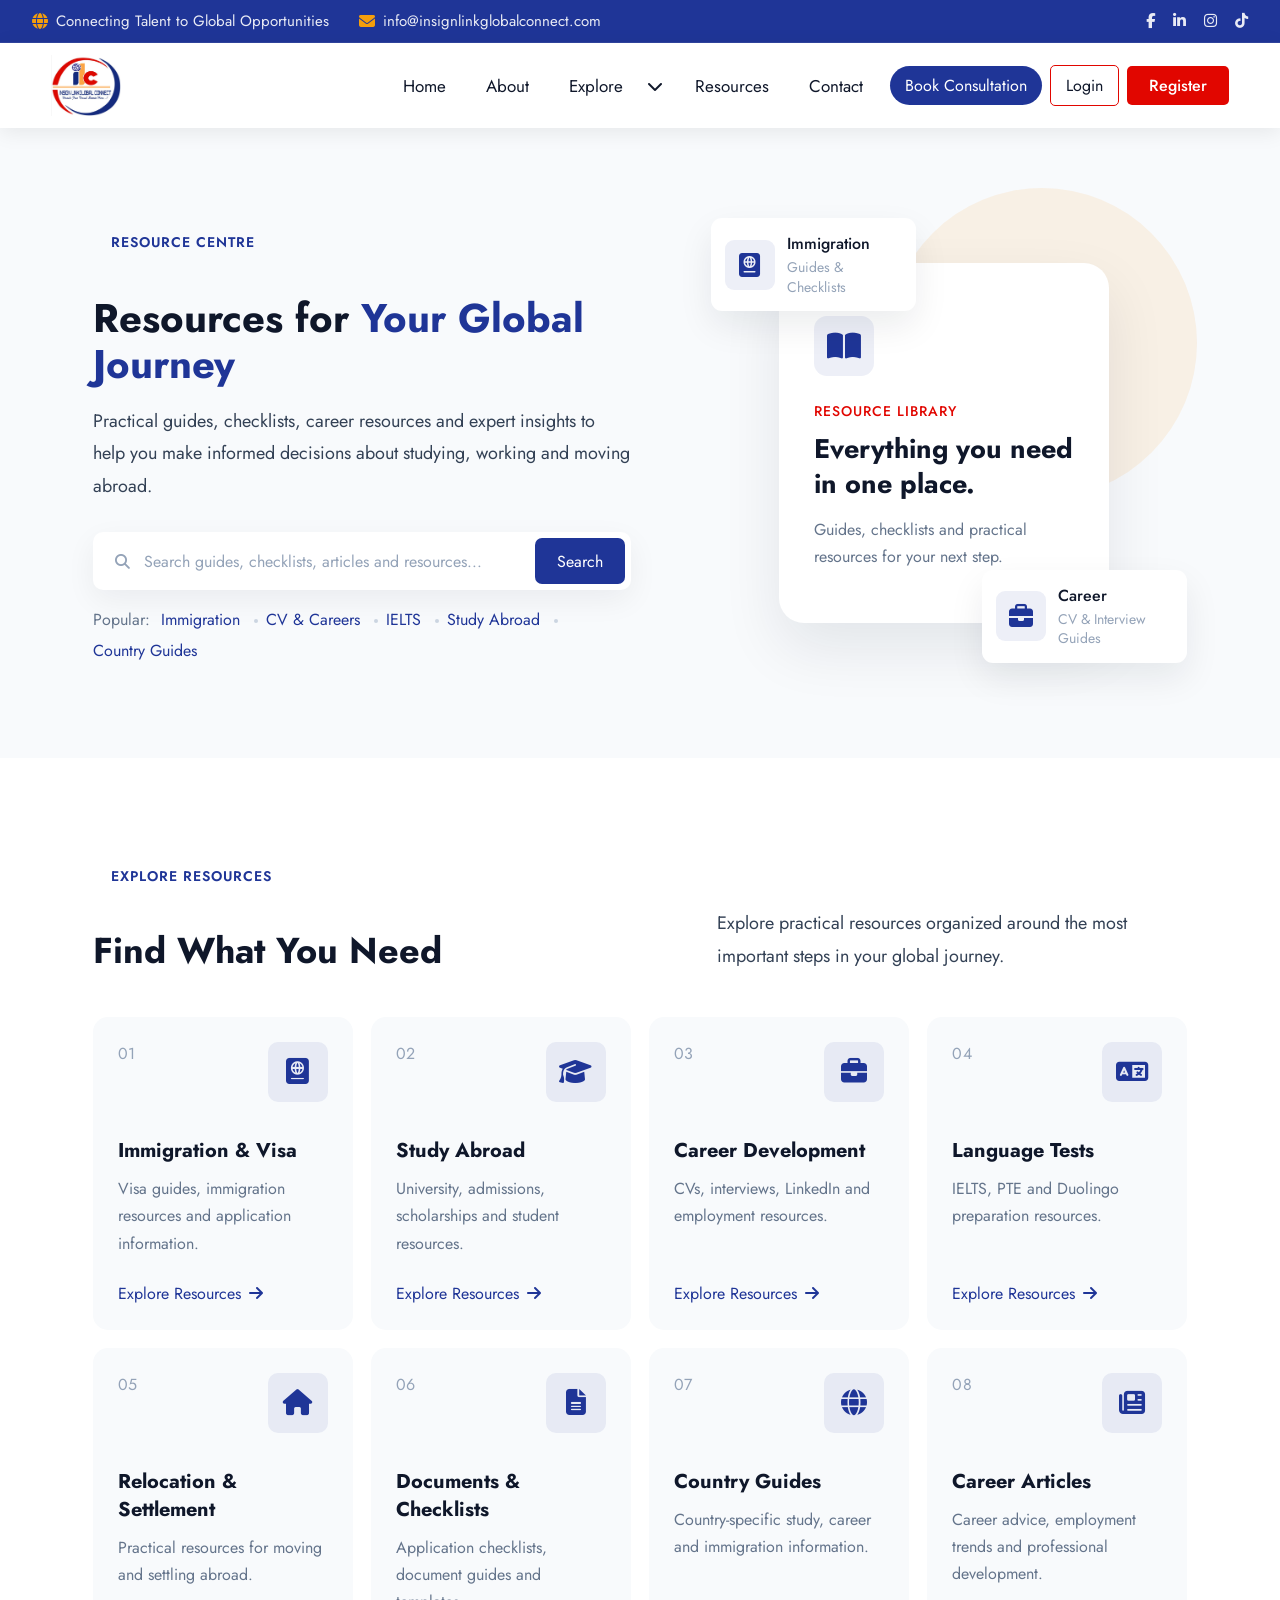
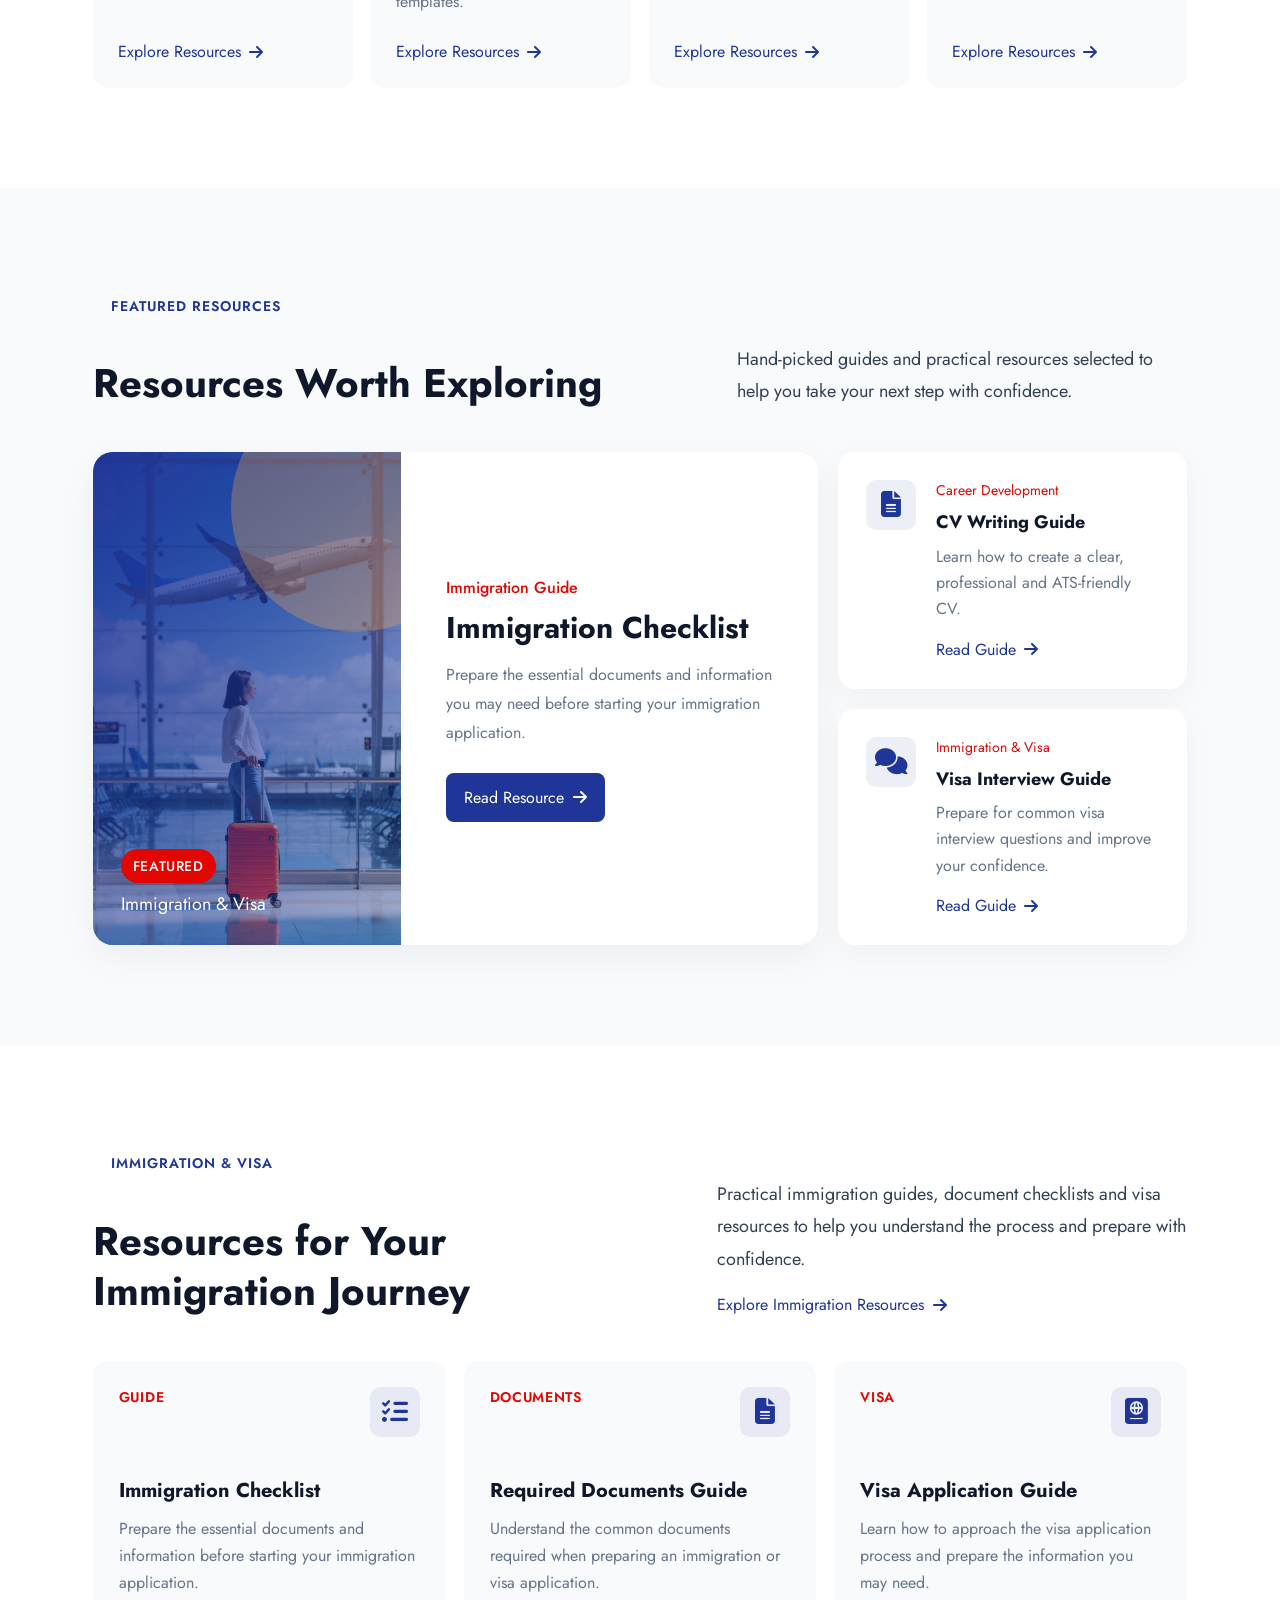
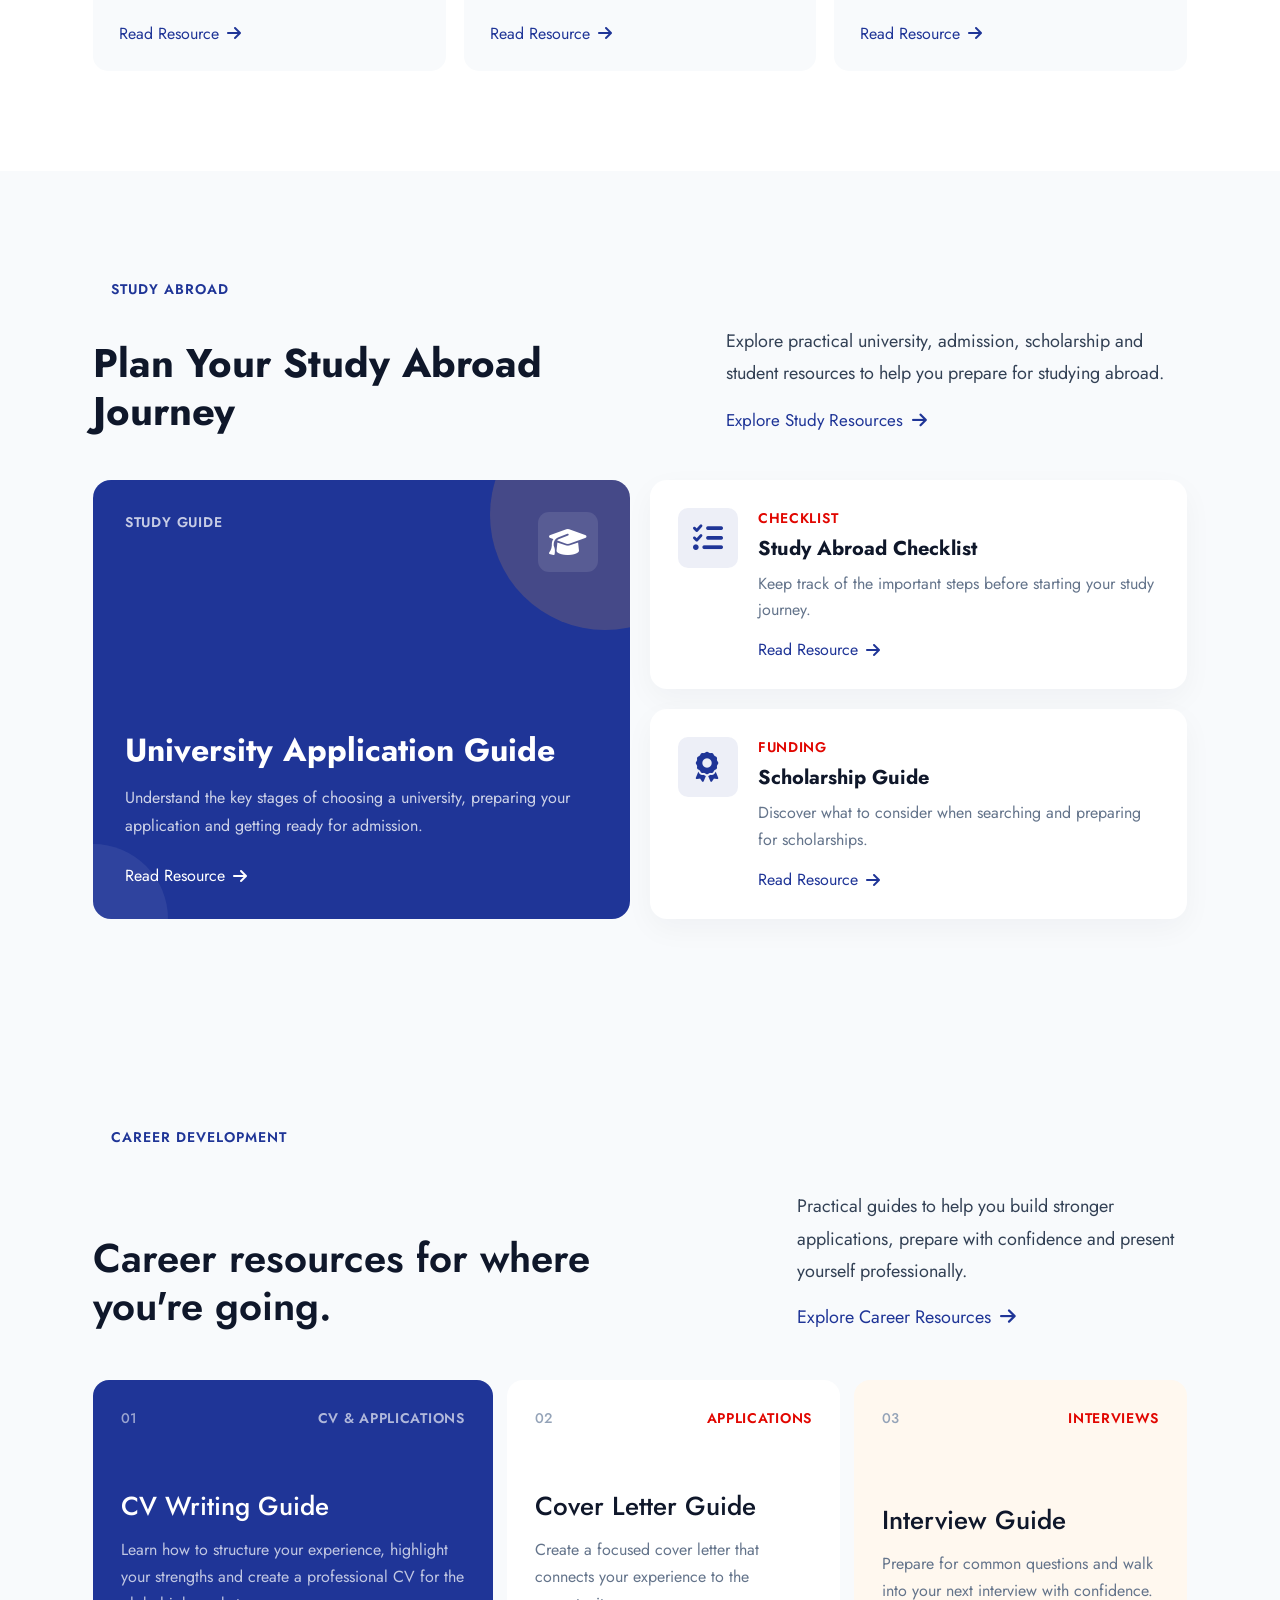
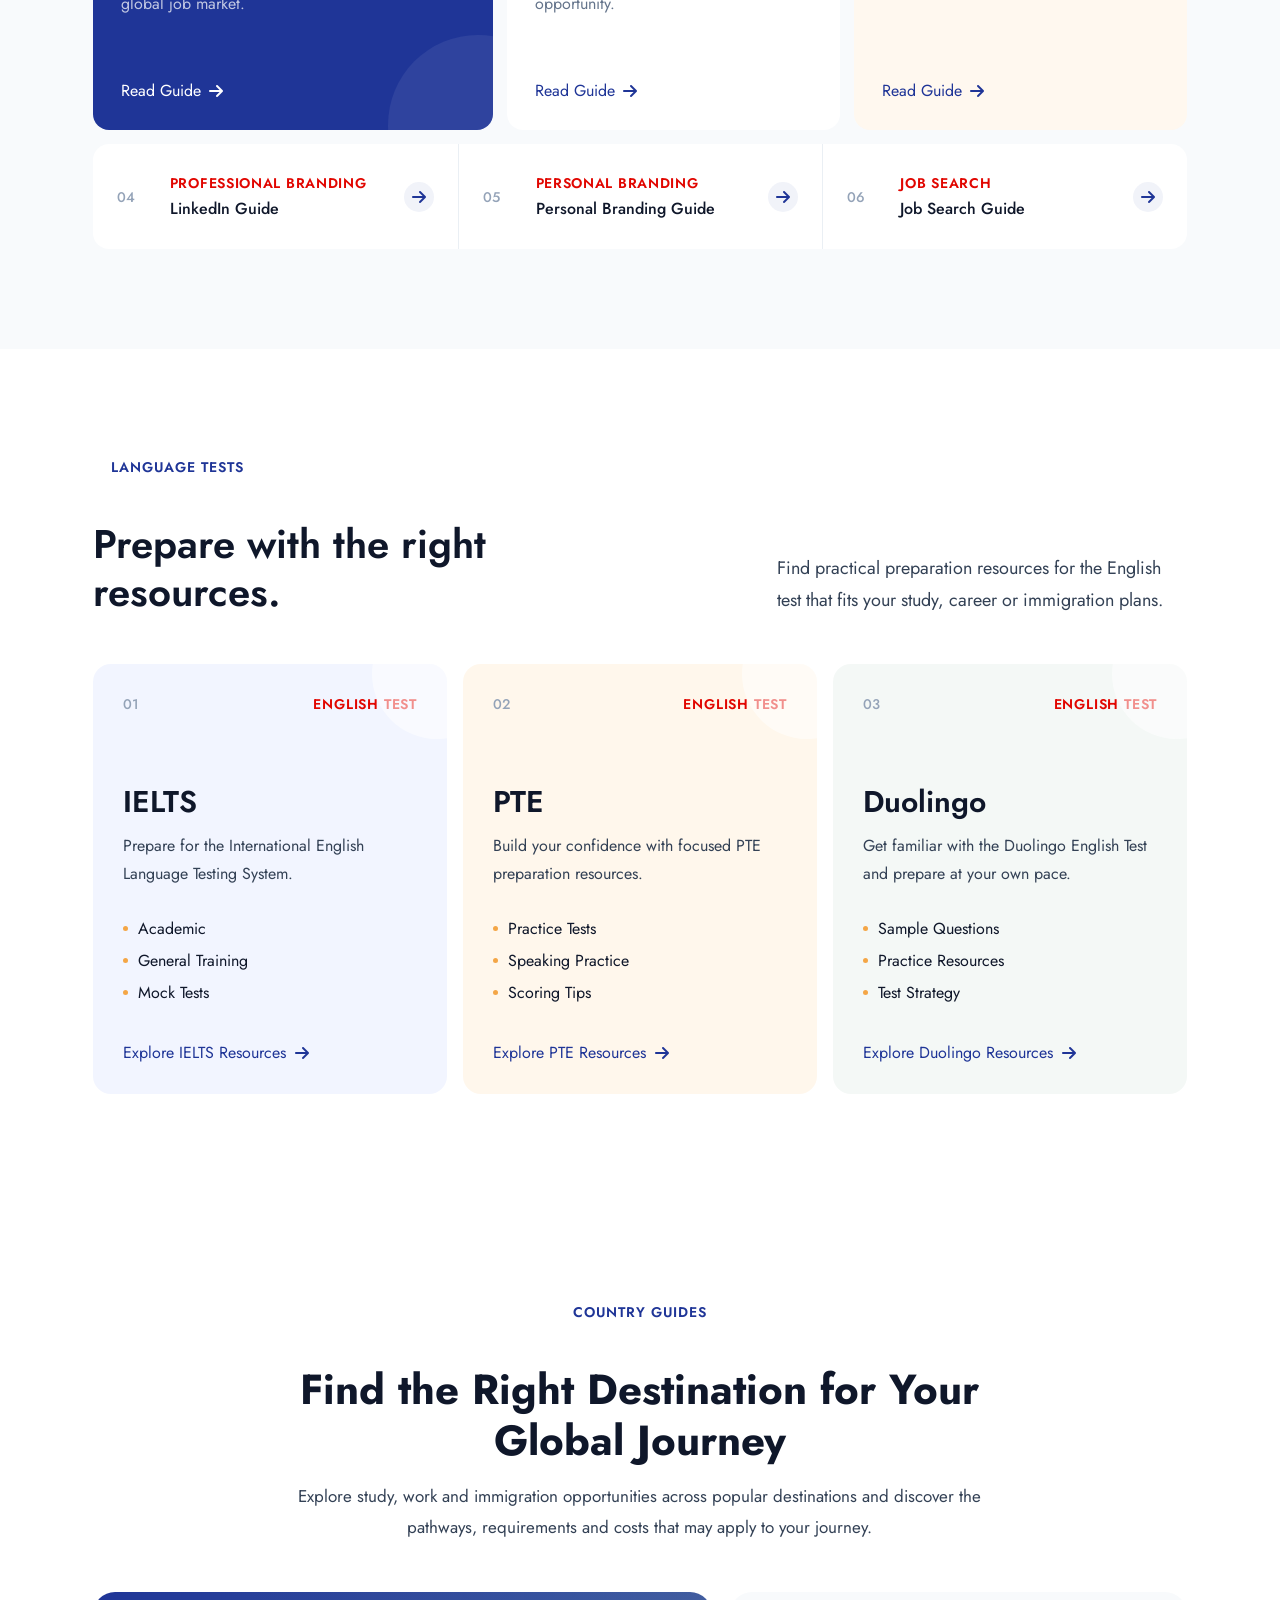
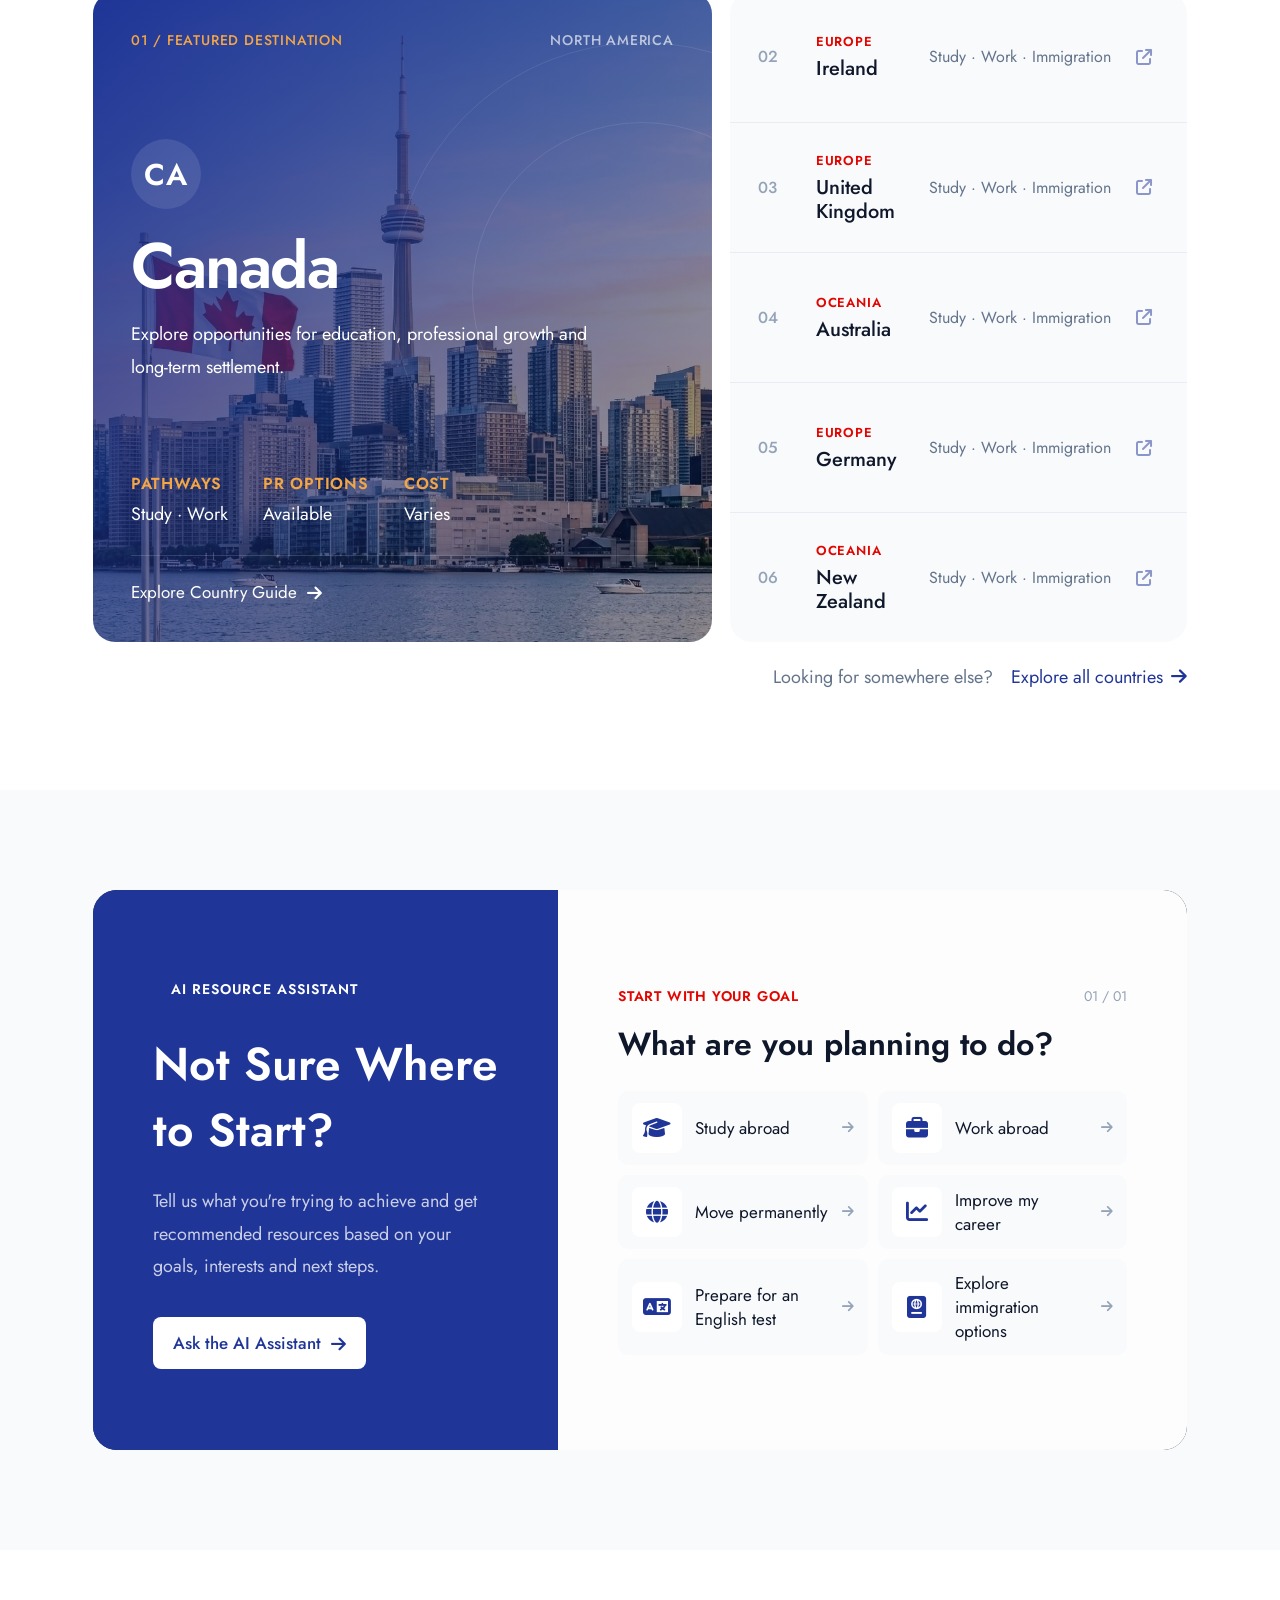
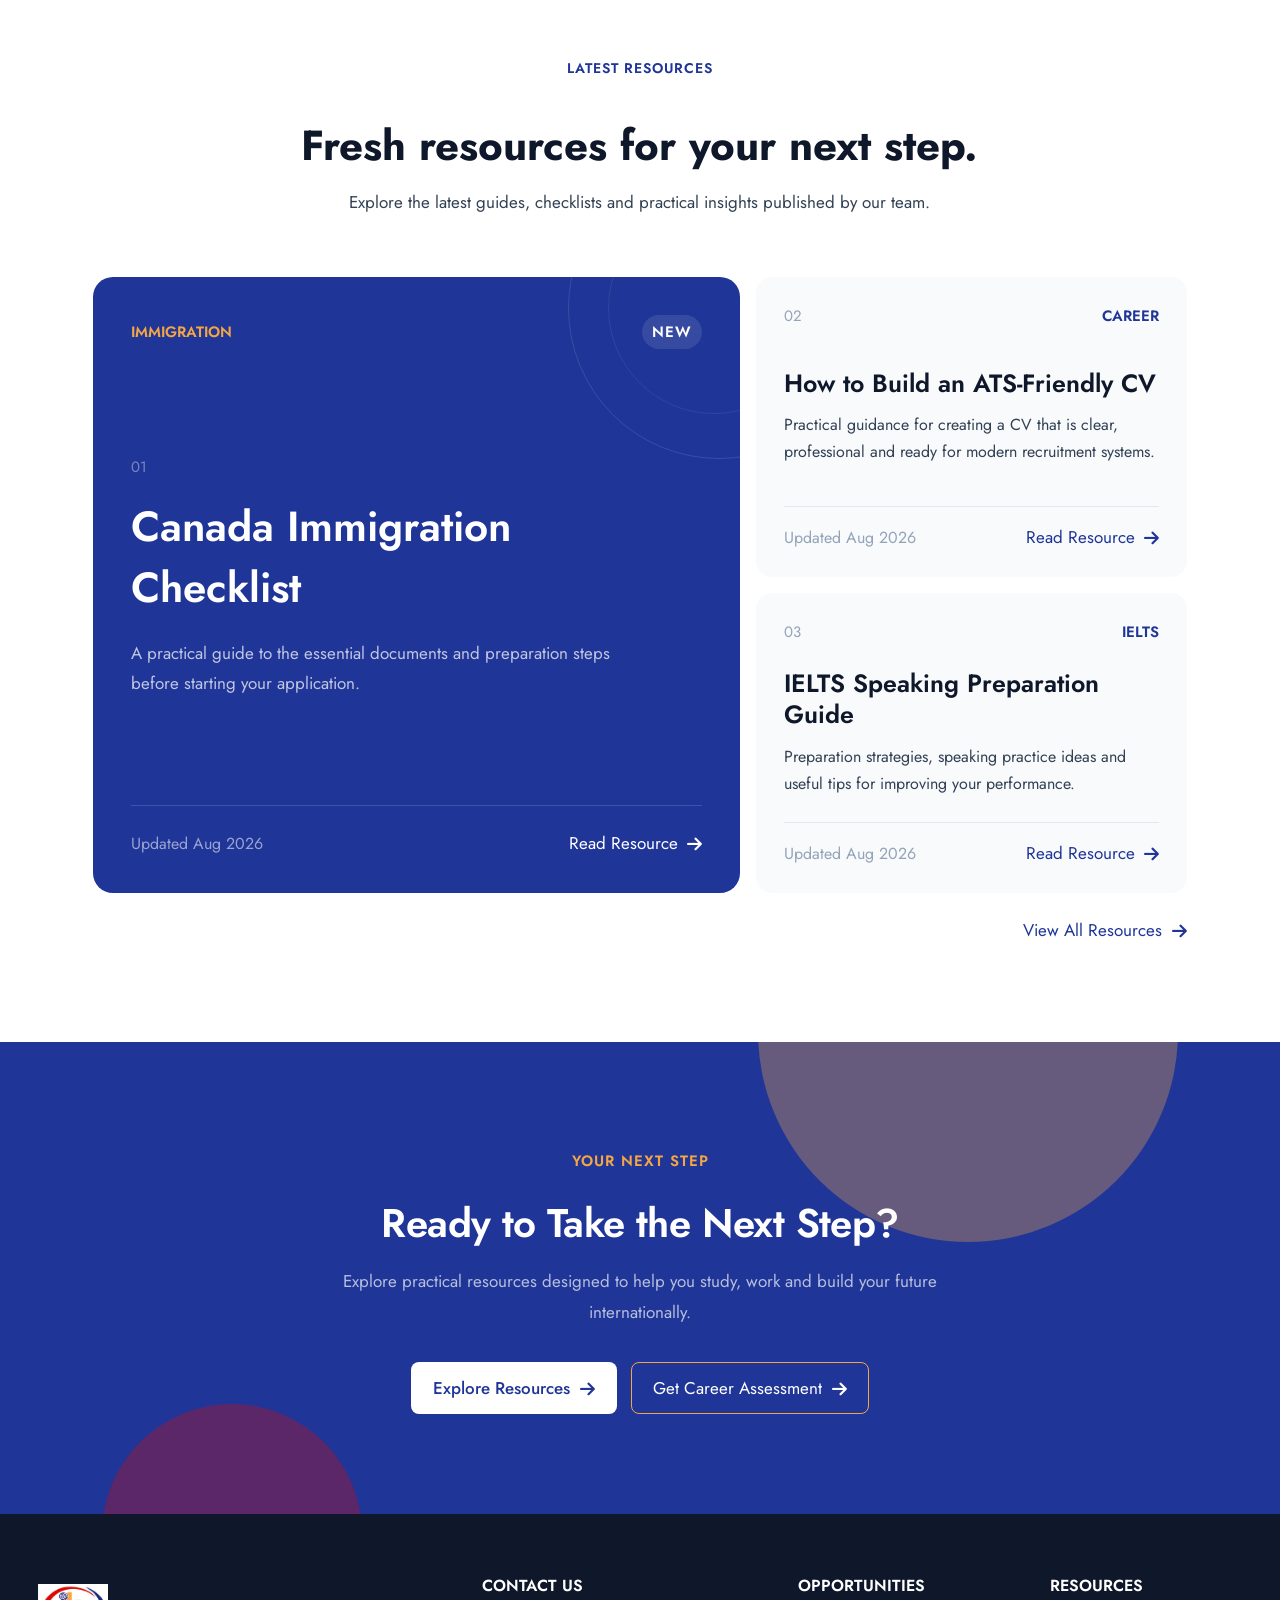
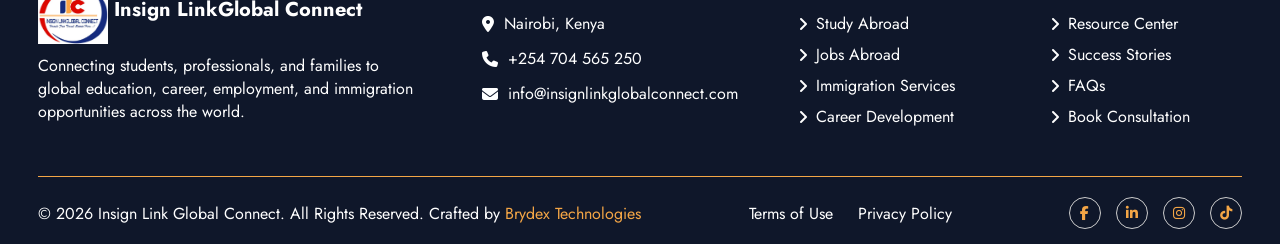
<file: resources.html>
<!DOCTYPE html>
<html lang="en">
<head>
    <meta charset="UTF-8">
    <meta name="viewport" content="width=device-width, initial-scale=1.0">
    <link href="https://fonts.googleapis.com/css2?family=Jost:wght@300;400;500;600;700&display=swap"rel="stylesheet">
    <link rel="stylesheet"href="https://cdnjs.cloudflare.com/ajax/libs/font-awesome/6.7.2/css/all.min.css">
    <link rel="stylesheet" href="style.css">
    <title>Resources</title>

    <!-- Favicon -->
    <link rel="icon" href="logo/ILC Logo.jpg">
</head>
<style>
/* ==========================================
   RESOURCE CENTRE HERO
========================================== */
.resource-hero{
    padding:80px 5%;
    background:var(--light);
    overflow:hidden;
}
/* ==========================================
   HERO WRAPPER
========================================== */
.resource-hero-wrapper{
    display:grid;
    grid-template-columns:1.05fr .95fr;
    gap:70px;
    align-items:center;
}
.section-tag{
    color: var(--primary);
}
/* ==========================================
   HERO CONTENT
========================================== */
.resource-hero-content{
    max-width:680px;
}
.resource-hero-content h1{
    color:var(--dark);
    font-size:40px;
    line-height:1.15;
    margin:15px 0 18px;
}
.resource-hero-content h1 span{
    color:var(--primary);
}
.resource-hero-content > p{
    max-width:620px;
    color:var(--text);
    font-size:18px;
    line-height:1.8;
    margin-bottom:30px;
}
/* ==========================================
   RESOURCE SEARCH
========================================== */
.resource-search{
    display:flex;
    align-items:center;
    width:100%;
    max-width:650px;
    height:58px;
    background:var(--white);
    border-radius:10px;
    padding:6px;
    box-shadow:  0 10px 30px rgba(15,23,42,.06);
}
.resource-search > i{
    flex-shrink:0;
    color:#94a3b8;
    font-size:15px;
    margin-left:16px;
}
.resource-search input{
    flex:1;
    min-width:0;
    height:100%;
    padding:0 14px;
    background:transparent;
    color:var(--dark);
    border:0;
    outline:0;
    font-family:inherit;
    font-size:16px;
}
.resource-search input::placeholder{
    color:#94a3b8;
}
.resource-search button{
    flex-shrink:0;
    height:46px;
    padding:0 22px;
    background:var(--primary);
    color:var(--white);
    border:0;
    border-radius:7px;
    font-family:inherit;
    font-size:16px;
    cursor:pointer;
    transition:.3s;
}
.resource-search button:hover{
    background:var(--secondary);
}
/* ==========================================
   POPULAR SEARCHES
========================================== */
.resource-popular{
    display:flex;
    align-items:center;
    flex-wrap:wrap;
    gap:8px;
    margin-top:18px;
}
.resource-popular > span{
    color:#64748b;
    font-size:16px;
    margin-right:3px;
}
.resource-popular a{
    color:var(--primary);
    font-size:16px;
    text-decoration:none;
    transition:.3s;
}
.resource-popular a:hover{
    color:var(--secondary);
}
.resource-popular a:not(:last-child)::after{
    content:"";
    display:inline-block;
    width:4px;
    height:4px;
    margin:0 0 2px 9px;
    background:#cbd5e1;
    border-radius:50%;
}
/* ==========================================
   HERO VISUAL
========================================== */
.resource-hero-visual{
    position:relative;
    min-height:470px;
    display:flex;
    align-items:center;
    justify-content:center;
}
/* ==========================================
   MAIN RESOURCE CARD
========================================== */
.resource-visual-main{
    position:relative;
    z-index:2;
    width:330px;
    min-height:360px;
    padding:40px 35px;
    display:flex;
    flex-direction:column;
    justify-content:center;
    background:var(--white);
    border-radius:25px;
    box-shadow:  0 25px 60px rgba(15,23,42,.09);
}
.resource-visual-icon{
    display:flex;
    align-items:center;
    justify-content:center;
    width:60px;
    height:60px;
    margin-bottom:25px;
    background:rgba(31,53,151,.08);
    color:var(--primary);
    border-radius:13px;
    font-size:30px;
}
.resource-visual-main > span{
    color:var(--secondary);
    font-size:14px;
    font-weight:500;
    letter-spacing:1px;
    margin-bottom:10px;
}
.resource-visual-main h3{
    color:var(--dark);
    font-size:27px;
    line-height:1.3;
    margin:0 0 15px;
}
.resource-visual-main p{
    color:#64748b;
    font-size:16px;
    line-height:1.7;
    margin:0;
}
/* ==========================================
   FLOATING RESOURCE CARDS
========================================== */
.resource-float-card{
    position:absolute;
    z-index:3;
    display:flex;
    align-items:center;
    gap:12px;
    width:205px;
    padding:14px;
    background:var(--white);
    border-radius:11px;
    box-shadow:  0 15px 35px rgba(15,23,42,.08);
}
.resource-float-card > i{
    display:flex;
    align-items:center;
    justify-content:center;
    flex-shrink:0;
    width:50px;
    height:50px;
    border-radius:9px;
    background:rgba(31,53,151,.08);
    color:var(--primary);
    font-size:24px;
}
.resource-float-card div{
    display:flex;
    flex-direction:column;
    gap:3px;
}
.resource-float-card strong{
    color:var(--dark);
    font-size:16px;
    font-weight:500;
}
.resource-float-card span{
    color:#94a3b8;
    font-size:14px;
    line-height:1.4;
}
/* ==========================================
   FLOATING POSITIONS
========================================== */
.resource-float-one{
    top:10px;
    left:10px;
}
.resource-float-two{
    right:0;
    bottom:15px;
}
/* ==========================================
   BACKGROUND ACCENT
========================================== */
.resource-visual-accent{
    position:absolute;
    width:310px;
    height:310px;
    background:rgba(244,166,70,.12);
    border-radius:50%;
    right:-10px;
    top:-20px;
    z-index:1;
}
/* ==========================================
   LARGE TABLET
========================================== */
@media (max-width:1100px){
    .resource-hero{
        padding:70px 5%;
    }
    .resource-hero-wrapper{
        gap:45px;
    }
    .resource-hero-content h1{
        font-size:40px;
    }
    .resource-hero-visual{
        min-height:430px;
    }
    .resource-visual-main{
        width:300px;
        min-height:340px;
    }
    .resource-float-one{
        left:0;
    }
    .resource-float-two{
        right:-5px;
    }
}
/* ==========================================
   TABLET
========================================== */
@media (max-width:900px){
    .resource-hero{
        padding:70px 5%;
    }
    .resource-hero-wrapper{
        grid-template-columns:1fr;
        gap:55px;
    }
    .resource-hero-content{
        max-width:720px;
    }
    .resource-hero-content h1{
        font-size:40px;
    }
    .resource-hero-visual{
        min-height:400px;
        max-width:650px;
        width:100%;
        margin:0 auto;
    }
}
/* ==========================================
   MOBILE
========================================== */
@media (max-width:768px){
    .resource-hero{
        padding:70px 5%;
    }
    .resource-hero-wrapper{
        gap:45px;
    }
    .resource-hero-content h1{
        font-size:40px;
        line-height:1.2;
        margin:12px 0 15px;
    }
    .resource-hero-content > p{
        font-size:18px;
        line-height:1.75;
        margin-bottom:25px;
    }
    /* SEARCH */
    .resource-search{
        height:auto;
        min-height:54px;
        padding:5px;
    }
    .resource-search > i{
        margin-left:13px;
        font-size:16px;
    }
    .resource-search input{
        font-size:16px;
        padding:0 9px;
    }
    .resource-search button{
        height:44px;
        padding:0 17px;
        font-size:16px;
    }
    /* POPULAR */
    .resource-popular{
        gap:7px;
        line-height:1.7;
    }
    .resource-popular > span,
    .resource-popular a{
        font-size:16px;
    }
    /* VISUAL */
    .resource-hero-visual{
        min-height:360px;
    }
    .resource-visual-main{
        width:280px;
        min-height:320px;
        padding:32px 28px;
        border-radius:20px;
    }
    .resource-visual-main h3{
        font-size:24px;
    }
    .resource-float-card{
        width:180px;
        padding:11px;
        gap:9px;
    }
    .resource-float-card > i{
        width:50px;
        height:50px;
        font-size:25px;
    }
    .resource-float-card strong{
        font-size:16px;
    }
    .resource-float-card span{
        font-size:14px;
    }
    .resource-float-one{
        top:-35px;
        left:0;
    }
    .resource-float-two{
        right:0;
        bottom:-25px;
    }
    .resource-visual-accent{
        width:250px;
        height:250px;
        right:20px;
        top:55px;
    }
}
/* ==========================================
   RESOURCE CATEGORIES
========================================== */
.resource-categories{
    padding:100px 5%;
    background:var(--white);
}
/* ==========================================
   SECTION HEADER
========================================== */
.resource-categories-header{
    display:flex;
    align-items:flex-end;
    justify-content:space-between;
    gap:40px;
    margin-bottom:45px;
}
.resource-categories-header h2{
    color:var(--dark);
    font-size:36px;
    line-height:1.2;
    margin:15px 0 0;
}
.resource-categories-header > p{
    max-width:470px;
    color:var(--text);
    font-size:18px;
    line-height:1.8;
    margin:0;
}
/* ==========================================
   CATEGORY GRID
========================================== */
.resource-category-grid{
    display:grid;
    grid-template-columns:  repeat(4, 1fr);
    gap:18px;
}
/* ==========================================
   CATEGORY CARD
========================================== */
.resource-category-card{
    position:relative;
    display:flex;
    flex-direction:column;
    min-height:280px;
    padding:25px;
    background:var(--light);
    border-radius:15px;
    text-decoration:none;
    overflow:hidden;
    transition:
        transform .3s ease,
        background .3s ease,
        box-shadow .3s ease;
}
.resource-category-card:hover{
    transform:translateY(-5px);
    background:var(--white);
    box-shadow:  0 15px 35px rgba(15,23,42,.07);
}
/* ==========================================
   CARD TOP
========================================== */
.resource-category-top{
    display:flex;
    align-items:flex-start;
    justify-content:space-between;
    margin-bottom:35px;
}
.resource-category-number{
    color:#94a3b8;
    font-size:16px;
    letter-spacing:.5px;
}
/* ==========================================
   CATEGORY ICON
========================================== */
.resource-category-icon{
    display:flex;
    align-items:center;
    justify-content:center;
    width:60px;
    height:60px;
    background:rgba(31,53,151,.08);
    color:var(--primary);
    border-radius:10px;
    font-size:26px;
    transition:.3s;
}
.resource-category-card:hover
.resource-category-icon{
    background:var(--primary);
    color:var(--white);
}
/* ==========================================
   CATEGORY CONTENT
========================================== */
.resource-category-content{
    flex:1;
}
.resource-category-content h3{
    color:var(--dark);
    font-size:20px;
    line-height:1.4;
    margin:0 0 10px;
}
.resource-category-content p{
    color:#64748b;
    font-size:16px;
    line-height:1.7;
    margin:0;
    max-width:260px;
}
/* ==========================================
   CARD LINK
========================================== */
.resource-category-link{
    display:flex;
    align-items:center;
    gap:8px;
    color:var(--primary);
    font-size:16px;
    margin-top:25px;
}
.resource-category-link i{
    font-size:16px;
    transition:.3s;
}
.resource-category-card:hover
.resource-category-link i{
    transform:translateX(4px);
    color:var(--secondary);
}
/* ==========================================
   TABLET
========================================== */
@media (max-width:1100px){
    .resource-category-grid{
        grid-template-columns:  repeat(2, 1fr);
        gap:16px;
    }
    .resource-category-card{
        min-height:260px;
    }
}
/* ==========================================
   TABLET / MOBILE
========================================== */
@media (max-width:800px){
    .resource-categories{
        padding:75px 5%;
    }
    .resource-categories-header{
        display:block;
        margin-bottom:35px;
    }
    .resource-categories-header h2{
        font-size:30px;
        margin-bottom:15px;
    }
    .resource-categories-header > p{
        font-size:18px;
        line-height:1.75;
        max-width:650px;
    }
}
/* ==========================================
   MOBILE
========================================== */
@media (max-width:600px){
    .resource-categories{
        padding:70px 5%;
    }
    .resource-category-grid{
        grid-template-columns:1fr;
        gap:12px;
    }
    .resource-category-card{
        min-height:235px;
        padding:22px;
    }
    .resource-category-top{
        margin-bottom:28px;
    }
    .resource-category-content h3{
        font-size:20px;
    }
    .resource-category-content p{
        font-size:16px;
        line-height:1.7;
    }

}
/* ==========================================
   SMALL PHONES
========================================== */
@media (max-width:480px){
    .resource-categories-header h2{
        font-size:30px;
    }
    .resource-categories-header > p{
        font-size:18px;
    }
    .resource-category-card{
        min-height:220px;
        padding:20px;
        border-radius:13px;
    }
    .resource-category-top{
        margin-bottom:25px;
    }
    .resource-category-content h3{
        font-size:20px;
    }
    .resource-category-link{
        margin-top:20px;
        font-size:16px;
    }

}
/* ==========================================
   FEATURED RESOURCES
========================================== */
.featured-resources{
    padding:100px 5%;
    background:var(--light);
}
/* ==========================================
   SECTION HEADER
========================================== */
.featured-resources-header{
    display:flex;
    align-items:flex-end;
    justify-content:space-between;
    gap:40px;
    margin-bottom:45px;
}
.featured-resources-header h2{
    color:var(--dark);
    font-size:40px;
    line-height:1.2;
    margin:15px 0 0;
}
.featured-resources-header > p{
    max-width:450px;
    color:var(--text);
    font-size:18px;
    line-height:1.8;
    margin:0;
}
/* ==========================================
   FEATURED GRID
========================================== */
.featured-resource-grid{
    display:grid;
    grid-template-columns:  1.35fr .65fr;
    gap:20px;
    align-items:stretch;
}
/* ==========================================
   MAIN RESOURCE
========================================== */
.featured-resource-main{
    display:grid;
    grid-template-columns:.85fr 1.15fr;
    min-height:390px;
    background:var(--white);
    border-radius:20px;
    overflow:hidden;
    box-shadow: 0 12px 35px rgba(15,23,42,.05);
}
/* ==========================================
   MAIN IMAGE AREA
========================================== */
.featured-resource-image{
    position:relative;
    min-height:390px;
    background:
    linear-gradient(
        135deg,
        var(--primary),
        rgba(30, 64, 175, 0.329)
    ),
    url("image/c462ae4cd8f22bf1af672bf5ea39ab26.jpg");
    background-size:cover;
    background-position:center;
    overflow:hidden;
}
.featured-resource-image::before{
    content:"";
    position:absolute;
    width:250px;
    height:250px;
    right:-80px;
    top:-70px;
    background:#f4a6464f;
    border-radius:50%;
}
.featured-resource-image::after{
    content:"";
    position:absolute;
    width:180px;
    height:180px;
    left:-90px;
    bottom:-70px;
    background:rgba(255,255,255,.08);
    border-radius:50%;
}
/* ==========================================
   IMAGE LABELS
========================================== */
.featured-resource-overlay{
    position:absolute;
    inset:0;
    z-index:2;
    display:flex;
    flex-direction:column;
    justify-content:flex-end;
    gap:8px;
    padding:28px;
}
.featured-resource-label{
    display:inline-flex;
    align-items:center;
    width:fit-content;
    padding:7px 12px;
    background:var(--secondary);
    color:var(--white);
    border-radius:30px;
    font-size:14px;
    font-weight:500;
    letter-spacing:.6px;
}
.featured-resource-category{
    color:#fff;
    font-size:18px;
}
/* ==========================================
   MAIN CONTENT
========================================== */
.featured-resource-main-content{
    display:flex;
    flex-direction:column;
    justify-content:center;
    padding:45px;
}
.featured-resource-meta{
    color:var(--secondary);
    font-size:16px;
    font-weight:500;
    margin-bottom:10px;
}
.featured-resource-main-content h3{
    color:var(--dark);
    font-size:30px;
    line-height:1.25;
    margin:0 0 15px;
}
.featured-resource-main-content p{
    max-width:430px;
    color:#64748b;
    font-size:16px;
    line-height:1.8;
    margin:0 0 25px;
}
/* ==========================================
   MAIN BUTTON
========================================== */
.featured-resource-button{
    display:inline-flex;
    align-items:center;
    gap:9px;
    width:fit-content;
    padding:13px 18px;
    background:var(--primary);
    color:var(--white);
    border-radius:8px;
    text-decoration:none;
    font-size:16px;
    transition:.3s;
}
.featured-resource-button:hover{
    background:var(--secondary);
}
.featured-resource-button i{
    font-size:16px;
    transition:.3s;
}
.featured-resource-button:hover i{
    transform:translateX(4px);
}
/* ==========================================
   SIDE RESOURCES
========================================== */
.featured-resource-side{
    display:flex;
    flex-direction:column;
    gap:20px;
}
/* ==========================================
   SMALL RESOURCE
========================================== */
.featured-resource-small{
    flex:1;
    display:flex;
    align-items:flex-start;
    gap:20px;
    padding:28px;
    background:var(--white);
    border-radius:17px;
    box-shadow: 0 10px 30px rgba(15,23,42,.04);
    transition:
        transform .3s ease,
        box-shadow .3s ease;
}
.featured-resource-small:hover{
    transform:translateY(-3px);
    box-shadow: 0 15px 35px rgba(15,23,42,.07);
}
/* ==========================================
   SMALL ICON
========================================== */
.featured-small-icon{
    display:flex;
    align-items:center;
    justify-content:center;
    flex-shrink:0;
    width:50px;
    height:50px;
    background:rgba(31,53,151,.08);
    color:var(--primary);
    border-radius:10px;
    font-size:26px;
    transition:.3s;
}
.featured-resource-small:hover
.featured-small-icon{
    background:var(--primary);
    color:var(--white);
}
/* ==========================================
   SMALL CONTENT
========================================== */
.featured-small-content > span{
    display:block;
    color:var(--secondary);
    font-size:14px;
    margin-bottom:10px;
}
.featured-small-content h3{
    color:var(--dark);
    font-size:18px;
    line-height:1.4;
    margin:0 0 8px;
}
.featured-small-content p{
    color:#64748b;
    font-size:16px;
    line-height:1.65;
    margin:0 0 15px;
}
.featured-small-content a{
    display:inline-flex;
    align-items:center;
    gap:8px;
    color:var(--primary);
    font-size:16px;
    text-decoration:none;
}
.featured-small-content a i{
    font-size:16px;
    transition:.3s;
}
.featured-small-content a:hover{
    color:var(--secondary);
}
.featured-small-content a:hover i{
    transform:translateX(4px);
}
/* ==========================================
   TABLET
========================================== */
@media (max-width:1100px){
    .featured-resources{
        padding:80px 5%;
    }
    .featured-resource-grid{
        grid-template-columns:1fr;
    }
    .featured-resource-side{
        display:grid;
        grid-template-columns:1fr 1fr;
    }
}
/* ==========================================
   TABLET
========================================== */
@media (max-width:800px){
    .featured-resources{
        padding:75px 5%;
    }
    .featured-resources-header{
        display:block;
        margin-bottom:35px;
    }
    .featured-resources-header h2{
        font-size:32px;
        margin-bottom:15px;
    }
    .featured-resources-header > p{
        max-width:650px;
        font-size:16px;
    }
    .featured-resource-main{
        grid-template-columns:1fr;
    }
    .featured-resource-image{
        min-height:250px;
    }
    .featured-resource-main-content{
        padding:35px;
    }
}
/* ==========================================
   MOBILE
========================================== */
@media (max-width:600px){
    .featured-resources{
        padding:70px 5%;
    }
    .featured-resource-side{
        display:flex;
        flex-direction:column;
        gap:12px;
    }
    .featured-resource-main{
        border-radius:16px;
    }
    .featured-resource-image{
        min-height:220px;
    }
    .featured-resource-overlay{
        padding:22px;
    }
    .featured-resource-main-content{
        padding:28px 22px;
    }
    .featured-resource-main-content h3{
        font-size:24px;
    }
    .featured-resource-main-content p{
        font-size:16px;
        line-height:1.7;
    }
    .featured-resource-small{
        padding:22px;
        gap:15px;
        border-radius:14px;
    }
    .featured-small-icon{
        width:45px;
        height:45px;
        font-size:20px;
    }
    .featured-small-content h3{
        font-size:18px;
    }
    .featured-small-content p{
        font-size:16px;
        line-height:1.65;
    }
}
/* ==========================================
   SMALL PHONES
========================================== */
@media (max-width:480px){
    .featured-resources-header h2{
        font-size:30px;
    }
    .featured-resources-header > p{
        font-size:16px;
    }
    .featured-resource-image{
        min-height:200px;
    }
    .featured-resource-main-content{
        padding:25px 20px;
    }
    .featured-resource-main-content h3{
        font-size:24px;
    }
    .featured-resource-small{
        padding:20px;
    }
}
/* ==========================================
   IMMIGRATION & VISA RESOURCES
========================================== */
.immigration-resources{
    padding:100px 5%;
    background:var(--white);
}
/* ==========================================
   SECTION HEADER
========================================== */
.immigration-resources-header{
    display:flex;
    align-items:flex-end;
    justify-content:space-between;
    gap:50px;
    margin-bottom:45px;
}
.immigration-resources-heading{
    max-width:600px;
}
.immigration-resources-heading h2{
    color:var(--dark);
    font-size:40px;
    line-height:1.25;
    margin:15px 0 0;
}
.immigration-resources-intro{
    max-width:470px;
}
.immigration-resources-intro p{
    color:var(--text);
    font-size:18px;
    line-height:1.8;
    margin:0 0 18px;
}
/* ==========================================
   SECTION CTA
========================================== */
.immigration-resources-cta{
    display:inline-flex;
    align-items:center;
    gap:9px;
    color:var(--primary);
    font-size:16px;
    text-decoration:none;
    transition:.3s;
}
.immigration-resources-cta i{
    font-size:16px;
    transition:.3s;
}
.immigration-resources-cta:hover{
    color:var(--secondary);
}
.immigration-resources-cta:hover i{
    transform:translateX(4px);
}
/* ==========================================
   RESOURCE GRID
========================================== */
.immigration-resource-grid{
    display:grid;
    grid-template-columns: repeat(3, 1fr);
    gap:18px;
}
/* ==========================================
   RESOURCE CARD
========================================== */
.immigration-resource-card{
    display:flex;
    flex-direction:column;
    min-height:300px;
    padding:26px;
    background:var(--light);
    border-radius:15px;
    transition:
        transform .3s ease,
        background .3s ease,
        box-shadow .3s ease;
}
.immigration-resource-card:hover{
    transform:translateY(-4px);
    background:var(--white);
    box-shadow: 0 15px 35px rgba(15,23,42,.07);
}
/* ==========================================
   CARD TOP
========================================== */
.immigration-resource-top{
    display:flex;
    align-items:flex-start;
    justify-content:space-between;
    margin-bottom:40px;
}
.immigration-resource-type{
    color:var(--secondary);
    font-size:14px;
    font-weight:600;
    letter-spacing:.7px;
}
/* ==========================================
   RESOURCE ICON
========================================== */
.immigration-resource-icon{
    display:flex;
    align-items:center;
    justify-content:center;
    width:50px;
    height:50px;
    background:rgba(31,53,151,.08);
    color:var(--primary);
    border-radius:10px;
    font-size:26px;
    transition:.3s;
}
.immigration-resource-card:hover
.immigration-resource-icon{
    background:var(--primary);
    color:var(--white);
}
/* ==========================================
   RESOURCE CONTENT
========================================== */
.immigration-resource-content{
    flex:1;
}
.immigration-resource-content h3{
    color:var(--dark);
    font-size:20px;
    line-height:1.4;
    margin:0 0 10px;
}
.immigration-resource-content p{
    max-width:310px;
    color:#64748b;
    font-size:16px;
    line-height:1.7;
    margin:0;
}
/* ==========================================
   RESOURCE LINK
========================================== */
.immigration-resource-link{
    display:inline-flex;
    align-items:center;
    gap:8px;
    width:fit-content;
    margin-top:25px;
    color:var(--primary);
    font-size:16px;
    text-decoration:none;
    transition:.3s;
}
.immigration-resource-link i{
    font-size:16px;
    transition:.3s;
}
.immigration-resource-link:hover{
    color:var(--secondary);
}
.immigration-resource-link:hover i{
    transform:translateX(4px);
}
/* ==========================================
   TABLET
========================================== */
@media (max-width:1000px){
    .immigration-resources{
        padding:85px 5%;
    }
    .immigration-resources-header{
        align-items:flex-start;
        gap:30px;
    }
    .immigration-resources-heading h2{
        font-size:32px;
    }
    .immigration-resource-grid{
        grid-template-columns: repeat(2, 1fr);
    }
    .immigration-resource-card:last-child{
        display:none;
    }
}
/* ==========================================
   TABLET / MOBILE
========================================== */
@media (max-width:750px){
    .immigration-resources{
        padding:70px 5%;
    }
    .immigration-resources-header{
        display:block;
        margin-bottom:35px;
    }
    .immigration-resources-heading{
        margin-bottom:18px;
    }
    .immigration-resources-heading h2{
        font-size:32px;
    }
    .immigration-resources-intro{
        max-width:650px;
    }
    .immigration-resources-intro p{
        font-size:18px;
    }
    .immigration-resource-grid{
        grid-template-columns:1fr;
    }
    .immigration-resource-card:last-child{
        display:flex;
    }
}
/* ==========================================
   MOBILE
========================================== */
@media (max-width:600px){
    .immigration-resources{
        padding:70px 5%;
    }
    .immigration-resources-heading h2{
        font-size:32px;
    }
    .immigration-resource-card{
        min-height:260px;
        padding:22px;
        border-radius:13px;
    }
    .immigration-resource-top{
        margin-bottom:30px;
    }
    .immigration-resource-content h3{
        font-size:20px;
    }
    .immigration-resource-content p{
        font-size:16px;
        line-height:1.7;
    }
}
/* ==========================================
   SMALL PHONES
========================================== */
@media (max-width:480px){
    .immigration-resources-heading h2{
        font-size:32px;
    }
    .immigration-resources-intro p{
        font-size:18px;
    }
    .immigration-resource-card{
        min-height:245px;
        padding:20px;
    }
}
/* ==========================================
   STUDY ABROAD RESOURCES
========================================== */
.study-resources{
    padding:100px 5%;
    background:var(--light);
}
/* ==========================================
   SECTION HEADER
========================================== */
.study-resources-header{
    display:grid;
    grid-template-columns:1.1fr .9fr;
    gap:70px;
    align-items:end;
    margin-bottom:45px;
}
/* ==========================================
   HEADING
========================================== */
.study-resources-heading{
    max-width:600px;
}
.study-resources-heading h2{
    max-width:560px;
    color:var(--dark);
    font-size:40px;
    line-height:1.2;
    margin:12px 0 0;
}
/* ==========================================
   INTRO
========================================== */
.study-resources-intro{
    max-width:440px;
    padding-bottom:3px;
}
.study-resources-intro p{
    color:var(--text);
    font-size:18px;
    line-height:1.8;
    margin:0 0 18px;
}
/* ==========================================
   SECTION CTA
========================================== */
.study-resources-cta{
    display:inline-flex;
    align-items:center;
    gap:9px;
    color:var(--primary);
    font-size:17px;
    text-decoration:none;
    transition:.3s;
}
.study-resources-cta i{
    font-size:17px;
    transition:.3s;
}
.study-resources-cta:hover{
    color:var(--secondary);
}
.study-resources-cta:hover i{
    transform:translateX(4px);
}
/* ==========================================
   RESOURCE LAYOUT
========================================== */
.study-resource-layout{
    display:grid;
    grid-template-columns: 1fr 1fr;
    gap:20px;
}
/* ==========================================
   FEATURED RESOURCE
========================================== */
.study-resource-featured{
    position:relative;
    display:flex;
    flex-direction:column;
    justify-content:space-between;
    min-height:380px;
    padding:32px;
    background:var(--primary);
    border-radius:18px;
    overflow:hidden;
}
/* Decorative shapes */
.study-resource-featured::before{
    content:"";
    position:absolute;
    width:230px;
    height:230px;
    right:-90px;
    top:-80px;
    background:rgba(244,166,70,.18);
    border-radius:50%;
}
.study-resource-featured::after{
    content:"";
    position:absolute;
    width:150px;
    height:150px;
    left:-75px;
    bottom:-75px;
    background:rgba(255,255,255,.07);
    border-radius:50%;
}
/* ==========================================
   FEATURED TOP
========================================== */
.study-featured-top{
    position:relative;
    z-index:2;
    display:flex;
    align-items:flex-start;
    justify-content:space-between;
}
.study-resource-type{
    color:rgba(255,255,255,.75);
    font-size:14px;
    font-weight:600;
    letter-spacing:.8px;
}
.study-resource-icon{
    display:flex;
    align-items:center;
    justify-content:center;
    width:60px;
    height:60px;
    background:rgba(255,255,255,.1);
    color:var(--white);
    border-radius:11px;
    font-size:30px;
}
/* ==========================================
   FEATURED CONTENT
========================================== */
.study-featured-content{
    position:relative;
    z-index:2;
    max-width:480px;
}
.study-featured-content h3{
    color:var(--white);
    font-size:32px;
    line-height:1.3;
    margin:0 0 13px;
}
.study-featured-content p{
    max-width:450px;
    color:rgba(255,255,255,.78);
    font-size:16px;
    line-height:1.75;
    margin:0 0 24px;
}
/* ==========================================
   FEATURED LINK
========================================== */
.study-resource-link{
    display:inline-flex;
    align-items:center;
    gap:8px;
    color:var(--white);
    font-size:16px;
    text-decoration:none;
    transition:.3s;
}
.study-resource-link i{
    font-size:16px;
    transition:.3s;
}
.study-resource-link:hover{
    color:var(--accent);
}
.study-resource-link:hover i{
    transform:translateX(4px);
}
/* ==========================================
   RESOURCE LIST
========================================== */
.study-resource-list{
    display:flex;
    flex-direction:column;
    gap:20px;
}
/* ==========================================
   RESOURCE ITEM
========================================== */
.study-resource-item{
    display:flex;
    align-items:flex-start;
    gap:20px;
    flex:1;
    padding:28px;
    background:var(--white);
    border-radius:17px;
    box-shadow: 0 10px 30px rgba(15,23,42,.04);
    transition:
        transform .3s ease,
        box-shadow .3s ease;
}
.study-resource-item:hover{
    transform:translateY(-3px);
    box-shadow: 0 15px 35px rgba(15,23,42,.07);
}
/* ==========================================
   ITEM ICON
========================================== */
.study-item-icon{
    display:flex;
    align-items:center;
    justify-content:center;
    flex-shrink:0;
    width:60px;
    height:60px;
    background:rgba(31,53,151,.08);
    color:var(--primary);
    border-radius:10px;
    font-size:30px;
    transition:.3s;
}
.study-resource-item:hover
.study-item-icon{
    background:var(--primary);
    color:var(--white);
}
/* ==========================================
   ITEM CONTENT
========================================== */
.study-item-content{
    flex:1;
}
.study-item-content > span{
    display:block;
    color:var(--secondary);
    font-size:14px;
    font-weight:600;
    letter-spacing:.7px;
    margin-bottom:7px;
}
.study-item-content h3{
    color:var(--dark);
    font-size:20px;
    line-height:1.4;
    margin:0 0 8px;
}
.study-item-content p{
    color:#64748b;
    font-size:16px;
    line-height:1.65;
    margin:0 0 15px;
}
.study-item-content a{
    display:inline-flex;
    align-items:center;
    gap:8px;
    color:var(--primary);
    font-size:16px;
    text-decoration:none;
}
.study-item-content a i{
    font-size:16px;
    transition:.3s;
}
.study-item-content a:hover{
    color:var(--secondary);
}
.study-item-content a:hover i{
    transform:translateX(4px);
}
/* ==========================================
   TABLET
========================================== */
@media (max-width:1000px){
    .study-resources{
        padding:85px 5%;
    }
    .study-resource-layout{
        grid-template-columns:1fr;
    }
    .study-resource-featured{
        min-height:330px;
    }
}
/* ==========================================
   TABLET / MOBILE
========================================== */
@media (max-width:750px){
    .study-resources{
        padding:70px 5%;
    }
    .study-resources-header{
        display:block;
        margin-bottom:35px;
    }
    .study-resources-heading{
        margin-bottom:18px;
    }
    .study-resources-heading h2{
        font-size:34px;
    }
    .study-resources-intro{
        max-width:650px;
    }
    .study-resources-intro p{
        font-size:18px;
    }
    .study-resource-featured{
        min-height:330px;
        padding:28px;
    }
}
/* ==========================================
   MOBILE
========================================== */
@media (max-width:600px){
    .study-resources{
        padding:70px 5%;
    }
    .study-resources-heading h2{
        font-size:34px;
    }
    .study-resource-featured{
        min-height:310px;
        padding:23px;
        border-radius:15px;
    }
    .study-featured-content h3{
        font-size:26px;
    }
    .study-featured-content p{
        font-size:16px;
        line-height:1.7;
    }
    .study-resource-item{
        padding:22px;
        gap:15px;
        border-radius:14px;
    }
    .study-item-icon{
        width:60px;
        height:60px;
        font-size:25px;
    }
    .study-item-content h3{
        font-size:20px;
    }
    .study-item-content p{
        font-size:16px;
    }
}
/* ==========================================
   CAREER DEVELOPMENT RESOURCES
========================================== */
.career-resources{
    padding:100px 5%;
    background:var(--light);
}
/* ==========================================
   SECTION INTRO
========================================== */
.career-resources-intro{
    margin-bottom:50px;
}
.career-resources-heading{
    display:flex;
    align-items:flex-end;
    justify-content:space-between;
    gap:60px;
    margin-top:15px;
}
.career-resources-heading h2{
    max-width:600px;
    color:var(--dark);
    font-size:40px;
    line-height:1.2;
    font-weight:600;
    margin:0;
}
.career-resources-description{
    max-width:390px;
}
.career-resources-description p{
    color:var(--text);
    font-size:18px;
    line-height:1.8;
    margin:0 0 17px;
}
/* ==========================================
   MAIN SECTION LINK
========================================== */
.career-resources-link{
    display:inline-flex;
    align-items:center;
    gap:9px;
    color:var(--primary);
    font-size:18px;
    text-decoration:none;
    transition:.3s;
}
.career-resources-link i{
    font-size:18px;
    transition:.3s;
}
.career-resources-link:hover{
    color:var(--secondary);
}
.career-resources-link:hover i{
    transform:translateX(4px);
}
/* ==========================================
   FEATURED RESOURCE GRID
========================================== */
.career-featured-grid{
    display:grid;
    grid-template-columns: 1.2fr 1fr 1fr;
    gap:14px;
}
/* ==========================================
   RESOURCE CARD
========================================== */
.career-resource-card{
    position:relative;
    min-height:350px;
    display:flex;
    flex-direction:column;
    justify-content:space-between;
    padding:28px;
    background:var(--white);
    border-radius:16px;
    overflow:hidden;
    transition:
        transform .3s ease,
        box-shadow .3s ease;
}
.career-resource-card:hover{
    transform:translateY(-4px);
    box-shadow: 0 15px 35px rgba(15,23,42,.06);
}
/* ==========================================
   MAIN CARD
========================================== */
.career-resource-card-main{
    background:var(--primary);
}
.career-resource-card-main .career-resource-number{
    color:rgba(255,255,255,.55);
}
.career-resource-card-main .career-resource-category{
    color:rgba(255,255,255,.65);
}
.career-resource-card-main
.career-resource-content h3{
    color:var(--white);
}
.career-resource-card-main
.career-resource-content p{
    color:rgba(255,255,255,.72);
}
.career-resource-card-main
.career-read-link{
    color:var(--white);
}
/* ==========================================
   WARM CARD
========================================== */
.career-resource-card-warm{
    background:#FFF8EF;
}
/* ==========================================
   CARD TOP
========================================== */
.career-resource-top{
    display:flex;
    align-items:center;
    justify-content:space-between;
    gap:15px;
}
.career-resource-number{
    color:#94a3b8;
    font-size:14px;
    font-weight:500;
    letter-spacing:.4px;
}
.career-resource-category{
    color:var(--secondary);
    font-size:14px;
    font-weight:600;
    letter-spacing:.7px;
}
/* ==========================================
   CARD CONTENT
========================================== */
.career-resource-content{
    max-width:430px;
}
.career-resource-content h3{
    color:var(--dark);
    font-size:26px;
    line-height:1.3;
    font-weight:500;
    margin:0 0 12px;
}
.career-resource-content p{
    color:#64748b;
    font-size:16px;
    line-height:1.7;
    margin:0;
}
/* ==========================================
   READ LINK
========================================== */
.career-read-link{
    display:inline-flex;
    align-items:center;
    gap:8px;
    align-self:flex-start;
    color:var(--primary);
    font-size:16px;
    text-decoration:none;
    transition:.3s;
}
.career-read-link i{
    font-size:16px;
    transition:.3s;
}
.career-read-link:hover{
    color:var(--secondary);
}
.career-read-link:hover i{
    transform:translateX(4px);
}
/* ==========================================
   SUBTLE CARD DETAIL
========================================== */
.career-resource-card-main::after{
    content:"";
    position:absolute;
    width:180px;
    height:180px;
    right:-75px;
    bottom:-85px;
    background:rgba(255,255,255,.07);
    border-radius:50%;
    pointer-events:none;
}
/* ==========================================
   SECONDARY RESOURCES
========================================== */
.career-secondary-resources{
    display:grid;
    grid-template-columns:
        1fr 1fr 1fr;
    margin-top:14px;
    background:var(--white);
    border-radius:16px;
    overflow:hidden;
}
/* ==========================================
   SECONDARY ITEM
========================================== */
.career-secondary-item{
    display:grid;
    grid-template-columns:35px 1fr 30px;
    align-items:center;
    gap:18px;
    min-height:105px;
    padding:20px 24px;
    transition:.3s;
}
.career-secondary-item + .career-secondary-item{
    border-left:1px solid rgba(226,232,240,.7);
}
.career-secondary-item:hover{
    background:#FAFBFF;
}
/* ==========================================
   SECONDARY NUMBER
========================================== */
.career-secondary-number{
    color:#94a3b8;
    font-size:14px;
    font-weight:500;
}
/* ==========================================
   SECONDARY CONTENT
========================================== */
.career-secondary-content span{
    display:block;
    color:var(--secondary);
    font-size:14px;
    font-weight:600;
    letter-spacing:.7px;
    margin-bottom:5px;
}
.career-secondary-content h3{
    color:var(--dark);
    font-size:16px;
    line-height:1.4;
    font-weight:500;
    margin:0;
}
/* ==========================================
   SECONDARY ARROW
========================================== */
.career-secondary-item > a{
    display:flex;
    align-items:center;
    justify-content:center;
    width:30px;
    height:30px;
    color:var(--primary);
    background:rgba(31,53,151,.06);
    border-radius:50%;
    font-size:16px;
    text-decoration:none;
    transition:.3s;
}
.career-secondary-item:hover > a{
    background:var(--primary);
    color:var(--white);
    transform:translateX(2px);
}
/* ==========================================
   TABLET
========================================== */
@media (max-width:1000px){
    .career-resources{
        padding:80px 5%;
    }
    .career-resources-heading{
        gap:35px;
    }
    .career-resources-heading h2{
        font-size:38px;
    }
    .career-featured-grid{
        grid-template-columns:1fr 1fr;
    }
    .career-resource-card-main{
        grid-column:1 / -1;
        min-height:320px;
    }
    .career-secondary-resources{
        grid-template-columns:1fr;
    }
    .career-secondary-item + .career-secondary-item{
        border-left:0;
        border-top:1px solid rgba(226,232,240,.7);
    }
}
/* ==========================================
   MOBILE
========================================== */
@media (max-width:750px){
    .career-resources{
        padding:75px 5%;
    }
    .career-resources-intro{
        margin-bottom:38px;
    }
    .career-resources-heading{
        display:block;
        margin-top:13px;
    }
    .career-resources-heading h2{
        font-size:32px;
        margin-bottom:18px;
    }
    .career-resources-description{
        max-width:600px;
    }
    .career-resources-description p{
        font-size:18px;
    }
    .career-featured-grid{
        grid-template-columns:1fr;
    }
    .career-resource-card-main{
        grid-column:auto;
    }
    .career-resource-card{
        min-height:300px;
    }
}
/* ==========================================
   LANGUAGE TEST RESOURCES
========================================== */
.language-resources{
    padding:100px 5%;
    background:var(--white);
}
/* ==========================================
   SECTION INTRO
========================================== */
.language-resources-intro{
    margin-bottom:48px;
}
.language-resources-heading{
    display:flex;
    align-items:flex-end;
    justify-content:space-between;
    gap:60px;
    margin-top:15px;
}
.language-resources-heading h2{
    max-width:520px;
    color:var(--dark);
    font-size:40px;
    line-height:1.2;
    font-weight:600;
    margin:0;
}
.language-resources-heading p{
    max-width:410px;
    color:var(--text);
    font-size:18px;
    line-height:1.8;
    margin:0;
}
/* ==========================================
   TEST GRID
========================================== */
.language-test-grid{
    display:grid;
    grid-template-columns: 1fr 1fr 1fr;
    gap:16px;
}
/* ==========================================
   TEST CARD
========================================== */
.language-test-card{
    position:relative;
    min-height:430px;
    display:flex;
    flex-direction:column;
    padding:30px;
    border-radius:18px;
    overflow:hidden;
    transition:
        transform .3s ease,
        box-shadow .3s ease;
}
.language-test-card:hover{
    transform:translateY(-5px);
    box-shadow: 0 18px 38px rgba(15,23,42,.08);
}
/* ==========================================
   IELTS
========================================== */
.language-test-ielts{
    background:#F2F5FF;
}
/* ==========================================
   PTE
========================================== */
.language-test-pte{
    background:#FFF7EC;
}
/* ==========================================
   DUOLINGO
========================================== */
.language-test-duolingo{
    background:#F4F8F6;
}
/* ==========================================
   CARD HEADER
========================================== */
.language-test-header{
    display:flex;
    align-items:center;
    justify-content:space-between;
}
.language-test-number{
    color:#94a3b8;
    font-size:14px;
    font-weight:500;
}
.language-test-label{
    color:var(--secondary);
    font-size:14px;
    font-weight:600;
    letter-spacing:.8px;
}
/* ==========================================
   TITLE
========================================== */
.language-test-title{
    margin-top:70px;
}
.language-test-title h3{
    color:var(--dark);
    font-size:30px;
    line-height:1.2;
    font-weight:600;
    margin:0 0 12px;
}
.language-test-title p{
    max-width:320px;
    color:var(--text);
    font-size:16px;
    line-height:1.7;
    margin:0;
}
/* ==========================================
   TOPICS
========================================== */
.language-test-topics{
    display:flex;
    flex-direction:column;
    gap:9px;
    margin-top:30px;
}
.language-test-topics span{
    display:flex;
    align-items:center;
    gap:10px;
    color:var(--dark);
    font-size:16px;
}
.language-test-topics span::before{
    content:"";
    width:5px;
    height:5px;
    flex-shrink:0;
    background:var(--accent);
    border-radius:50%;
}
/*==========================================
   LINK
========================================== */
.language-test-link{
    display:inline-flex;
    align-items:center;
    gap:9px;
    align-self:flex-start;
    margin-top:auto;
    padding-top:28px;
    color:var(--primary);
    font-size:16px;
    text-decoration:none;
    transition:.3s;
}
.language-test-link i{
    font-size:16px;
    transition:.3s;
}
.language-test-link:hover{
    color:var(--secondary);
}
.language-test-link:hover i{
    transform:translateX(4px);
}
/* ==========================================
   DECORATIVE DETAILS
========================================== */
.language-test-card::after{
    content:"";
    position:absolute;
    width:130px;
    height:130px;
    right:-55px;
    top:-55px;
    border-radius:50%;
    background:rgba(255,255,255,.55);
    pointer-events:none;
}
/* ==========================================
   TABLET
========================================== */
@media (max-width:1000px){
    .language-resources{
        padding:85px 5%;
    }
    .language-resources-heading{
        gap:35px;
    }
    .language-resources-heading h2{
        font-size:38px;
    }
    .language-test-grid{
        grid-template-columns:1fr 1fr;
    }
    .language-test-card:last-child{
        grid-column:1 / -1;
    }
}
/* ==========================================
   MOBILE
========================================== */
@media (max-width:750px){
    .language-resources{
        padding:70px 5%;
    }
    .language-resources-intro{
        margin-bottom:38px;
    }
    .language-resources-heading{
        display:block;
        margin-top:13px;
    }
    .language-resources-heading h2{
        font-size:38px;
        margin-bottom:17px;
    }
    .language-resources-heading p{
        max-width:600px;
        font-size:18px;
    }
    .language-test-grid{
        grid-template-columns:1fr;
    }
    .language-test-card:last-child{
        grid-column:auto;
    }
    .language-test-card{
        min-height:350px;
    }
    .language-test-title{
        margin-top:55px;
    }
}
/* ==========================================
   DESTINATION EXPLORER
========================================== */
.destination-explorer{
    position:relative;
    padding:100px 5%;
    background:var(--white);
    overflow:hidden;
}
/* ==========================================
   MAIN LAYOUT
========================================== */
.destination-layout{
    display:grid;
    grid-template-columns: 1.15fr .85fr;
    gap:18px;
    min-height:650px;
}
/* ==========================================
   FEATURED DESTINATION
========================================== */
.destination-feature{
    position:relative;
    display:flex;
    flex-direction:column;
    justify-content:space-between;
    min-height:650px;
    padding:38px;
    background:
    linear-gradient(
        135deg,
        var(--primary),
        rgba(0, 0, 0, 0.322)
    ),
    url("image/2f550b5a0c750ce788f72e7d1f759b5d.jpg");
    background-size:cover;
    background-position:center;
    border-radius:22px;
    overflow:hidden;
}
/* ==========================================
   FEATURE TOP
========================================== */
.destination-feature-top{
    position:relative;
    z-index:2;
    display:flex;
    align-items:center;
    justify-content:space-between;
    gap:20px;
}
.destination-feature-top span{
    color:rgba(255,255,255,.65);
    font-size:14px;
    font-weight:500;
    letter-spacing:.8px;
}
.destination-feature-top span:first-child{
    color:var(--accent);
}
/* ==========================================
   FEATURE MAIN
========================================== */
.destination-feature-main{
    position:relative;
    z-index:2;
    max-width:560px;
}
.destination-country-mark{
    display:flex;
    align-items:center;
    justify-content:center;
    width:70px;
    height:70px;
    margin-bottom:25px;
    color:var(--white);
    background:rgba(255,255,255,.1);
    border-radius:50%;
    font-size:30px;
    font-weight:600;
    letter-spacing:1px;
}
.destination-feature-main h3{
    color:var(--white);
    font-size:64px;
    line-height:1;
    font-weight:600;
    letter-spacing:-2px;
    margin:0 0 20px;
}
.destination-feature-main p{
    max-width:470px;
    color:rgb(255, 255, 255);
    font-size:18px;
    line-height:1.8;
    margin:0;
}
/* ==========================================
   FEATURE BOTTOM
========================================== */
.destination-feature-bottom{
    position:relative;
    z-index:2;
}
.destination-stats{
    display:flex;
    flex-wrap:wrap;
    gap:35px;
    padding-bottom:28px;
    margin-bottom:24px;
    border-bottom:1px solid rgba(255,255,255,.15);
}
.destination-stats div{
    display:flex;
    flex-direction:column;
    gap:6px;
}
.destination-stats span{
    color: var(--accent);
    font-size:16px;
    font-weight:600;
    letter-spacing:.8px;
}
.destination-stats strong{
    color:var(--white);
    font-size:18px;
    font-weight:400;
}
/* ==========================================
   FEATURE CTA
========================================== */
.destination-feature-link{
    display:inline-flex;
    align-items:center;
    gap:10px;
    color:var(--white);
    font-size:17px;
    text-decoration:none;
    transition:.3s;
}
.destination-feature-link i{
    font-size:17px;
    transition:.3s;
}
.destination-feature-link:hover{
    color:var(--accent);
}
.destination-feature-link:hover i{
    transform:translateX(5px);
}
/* ==========================================
   DECORATIVE ORBITS
========================================== */
.destination-orbit{
    position:absolute;
    border:1px solid rgba(255,255,255,.09);
    border-radius:50%;
    pointer-events:none;
}
.destination-orbit-one{
    width:500px;
    height:500px;
    right:-180px;
    top:50px;
}
.destination-orbit-two{
    width:340px;
    height:340px;
    right:-100px;
    top:130px;
}
/* ==========================================
   DESTINATION LIST
========================================== */
.destination-list{
    display:flex;
    flex-direction:column;
    background:var(--light);
    border-radius:22px;
    overflow:hidden;
}
/* ==========================================
   DESTINATION ITEM
========================================== */
.destination-item{
    position:relative;
    display:grid;
    grid-template-columns: 40px
        1fr
        auto
        30px;

    align-items:center;
    gap:18px;
    flex:1;
    padding:25px 28px;
    color:inherit;
    text-decoration:none;
    background:transparent;
    transition:
        background .3s ease,
        padding .3s ease;
}
.destination-item + .destination-item{
    border-top:1px solid rgba(226,232,240,.7);
}
.destination-item:hover{
    padding-left:34px;
    background:var(--white);
}
/* ==========================================
   ITEM NUMBER
========================================== */
.destination-item-number{
    color:#94a3b8;
    font-size:16px;
    font-weight:500;
}
/* ==========================================
   ITEM NAME
========================================== */
.destination-item-name span{
    display:block;
    color:var(--secondary);
    font-size:13px;
    font-weight:600;
    letter-spacing:.8px;
    margin-bottom:6px;
}
.destination-item-name h3{
    color:var(--dark);
    font-size:20px;
    line-height:1.2;
    font-weight:500;
    margin:0;
    transition:.3s;
}
.destination-item:hover
.destination-item-name h3{
    color:var(--primary);
}
/* ==========================================
   ITEM PATH
========================================== */
.destination-item-path{
    color:#64748b;
    font-size:16px;
    white-space:nowrap;
}
/* ==========================================
   ITEM ICON
========================================== */
.destination-item > i{
    display:flex;
    align-items:center;
    justify-content:center;
    width:30px;
    height:30px;
    color:var(--primary);
    font-size:16px;
    opacity:.5;
    transition:.3s;
}
.destination-item:hover > i{
    color:var(--secondary);
    opacity:1;
    transform:translate(2px,-2px);
}
/* ==========================================
   FOOTER
========================================== */
.destination-footer{
    display:flex;
    align-items:center;
    justify-content:flex-end;
    gap:18px;
    margin-top:22px;
}
.destination-footer p{
    color:#64748b;
    font-size:18px;
    margin:0;
}
.destination-footer a{
    display:inline-flex;
    align-items:center;
    gap:8px;
    color:var(--primary);
    font-size:18px;
    text-decoration:none;
}
.destination-footer a i{
    transition:.3s;
}
.destination-footer a:hover{
    color:var(--secondary);
}
.destination-footer a:hover i{
    transform:translateX(4px);
}
/* ==========================================
   TABLET
========================================== */
@media (max-width:1200px){
    .destination-explorer{
        padding:90px 5%;
    }
    .destination-intro-content{
        gap:40px;
    }
    .destination-layout{
        grid-template-columns:1fr;
    }
    .destination-feature{
        min-height:550px;
    }
    .destination-list{
        display:grid;
        grid-template-columns:1fr 1fr;
    }
    .destination-item{
        min-height:150px;
    }
    .destination-item-path{
        color:#64748b;
        font-size:14px;
        white-space:nowrap;
    }
    .destination-item:nth-child(2),
    .destination-item:nth-child(4){
        border-left:1px solid rgba(226,232,240,.7);
    }
    .destination-item:nth-child(3),
    .destination-item:nth-child(4),
    .destination-item:nth-child(5){
        border-top:1px solid rgba(226,232,240,.7);
    }
}
/* ==========================================
   TABLET
========================================== */
@media (max-width:1100px){
    .destination-explorer{
        padding:90px 5%;
    }
    .destination-intro-content{
        gap:40px;
    }
    .destination-layout{
        grid-template-columns:1fr;
    }
    .destination-feature{
        min-height:550px;
    }
    .destination-list{
        display:grid;
        grid-template-columns:1fr 1fr;
    }
    .destination-item{
        min-height:150px;
    }
    .destination-item-path{
        color:#64748b;
        font-size:14px;
        white-space:nowrap;
    }
    .destination-item:nth-child(2),
    .destination-item:nth-child(4){
        border-left:1px solid rgba(226,232,240,.7);
    }
    .destination-item:nth-child(3),
    .destination-item:nth-child(4),
    .destination-item:nth-child(5){
        border-top:1px solid rgba(226,232,240,.7);
    }
}
/* ==========================================
   TABLET
========================================== */
@media (max-width:991px){
    .destination-explorer{
        padding:90px 5%;
    }
    .destination-intro-content{
        gap:40px;
    }
    .destination-layout{
        grid-template-columns:1fr;
    }
    .destination-feature{
        min-height:550px;
    }
    .destination-list{
        display:grid;
        grid-template-columns:1fr;
    }
    .destination-item{
        min-height:150px;
    }
    .destination-item-path{
        color:#64748b;
        font-size:14px;
        white-space:nowrap;
    }
    .destination-item:nth-child(2),
    .destination-item:nth-child(4){
        border-left:1px solid rgba(226,232,240,.7);
    }
    .destination-item:nth-child(3),
    .destination-item:nth-child(4),
    .destination-item:nth-child(5){
        border-top:1px solid rgba(226,232,240,.7);
    }
}
/* ==========================================
   MOBILE
========================================== */
@media (max-width:750px){
    .destination-explorer{
        padding:75px 5%;
    }
    .destination-intro{
        margin-bottom:40px;
    }
    .destination-intro-content{
        display:block;
        margin-top:14px;
    }
    .destination-intro-side{
        max-width:600px;
    }
    .destination-layout{
        gap:14px;
    }
    .destination-feature{
        min-height:500px;
        padding:28px;
        border-radius:18px;
    }
    .destination-feature-main h3{
        font-size:52px;
        letter-spacing:-1.5px;
    }
    .destination-feature-main p{
        font-size:18px;
    }
    .destination-stats{
        gap:22px;
    }
    .destination-list{
        display:flex;
        border-radius:18px;
    }
    .destination-item{
        min-height:125px;
        grid-template-columns:
            32px
            1fr
            28px;
        gap:12px;
        padding:22px;
    }
    .destination-item:hover{
        padding-left:22px;
    }
    .destination-item-path{
        color:#64748b;
        font-size:14px;
        white-space:nowrap;
    }
    .destination-item > i{
        grid-column:3;
        grid-row:1;
        justify-self:end;
    }
    .destination-item:nth-child(2),
    .destination-item:nth-child(4){
        border-left:0;
    }
    .destination-item:nth-child(3),
    .destination-item:nth-child(4),
    .destination-item:nth-child(5){
        border-top:1px solid rgba(226,232,240,.7);
    }
    .destination-item-name h3{
        font-size:23px;
    }
    .destination-footer{
        justify-content:flex-start;
        flex-wrap:wrap;
        gap:8px 15px;
    }

}
/* ==========================================
   SMALL PHONES
========================================== */
@media (max-width:480px){
    .destination-feature{
        min-height:470px;
        padding:23px;
        border-radius:15px;
    }
    .destination-feature-top span{
        font-size:10px;
    }
    .destination-country-mark{
        width:54px;
        height:54px;
        margin-bottom:20px;
        font-size:20px;
    }
    .destination-feature-main h3{
        font-size:44px;
        letter-spacing:-1px;
    }
    .destination-feature-main p{
        font-size:17px;
        line-height:1.7;
    }
    .destination-stats{
        gap:18px;
        padding-bottom:22px;
        margin-bottom:20px;
    }
    .destination-stats span{
        font-size:15px;
    }
    .destination-stats strong{
        font-size:16px;
    }
    .destination-feature-link{
        font-size:16px;
    }
    .destination-item{
        min-height:115px;
        padding:20px;
    }
    .destination-item:hover{
        padding-left:20px;
    }
    .destination-item-name h3{
        font-size:21px;
    }
    .destination-item-name span{
        font-size:13px;
    }
    .destination-footer p,
    .destination-footer a{
        font-size:16px;
    }

}
/* ==========================================
   AI RESOURCE ASSISTANT
========================================== */
.ai-resource-assistant{
    padding:100px 5%;
    background:var(--light);
}
/* ==========================================
   MAIN PANEL
========================================== */
.ai-assistant-panel{
    display:grid;
    grid-template-columns:
        .85fr
        1.15fr;
    min-height:560px;
    background:var(--dark);
    border-radius:24px;
    overflow:hidden;
}
/* ==========================================
   INTRO
========================================== */
.ai-assistant-intro{
    display:flex;
    flex-direction:column;
    justify-content:center;
    padding:60px;
    background:var(--primary);
}
.ai-assistant-intro .section-tag{
    display:inline-block;
    width:max-content;
    padding:8px 18px;
    color:var(--white);
    font-size:14px;
    font-weight:600;
    margin-bottom:24px;
}
.ai-assistant-intro h2{
    max-width:420px;
    color:var(--white);
    font-size:46px;
    font-weight:600;
    margin:0 0 22px;
}
.ai-assistant-intro p{
    max-width:430px;
    color:rgba(255,255,255,.76);
    font-size:18px;
    line-height:1.8;
    margin:0 0 35px;
}
/* ==========================================
   CTA
========================================== */
.ai-assistant-cta{
    display:inline-flex;
    align-items:center;
    gap:10px;
    width:max-content;
    padding:14px 20px;
    color:var(--primary);
    background:var(--white);
    border-radius:8px;
    font-size:17px;
    font-weight:500;
    text-decoration:none;
    transition:.3s;
}
.ai-assistant-cta i{
    transition:.3s;
}
.ai-assistant-cta:hover{
    background:var(--accent);
}
.ai-assistant-cta:hover i{
    transform:translateX(4px);
}
/* ==========================================
   SELECTOR
========================================== */
.ai-assistant-selector{
    display:flex;
    flex-direction:column;
    justify-content:center;
    padding:55px 60px;
    background:#FDFDFD;
}
/* ==========================================
   SELECTOR TOP
========================================== */
.ai-assistant-selector-top{
    display:flex;
    align-items:center;
    justify-content:space-between;
    margin-bottom:18px;
}
.ai-assistant-step{
    color:var(--secondary);
    font-size:14px;
    font-weight:600;
    letter-spacing:.8px;
}
.ai-assistant-step-count{
    color:#94a3b8;
    font-size:14px;
}
/* ==========================================
   AI RESPONSE
========================================== */
.ai-response{
    max-width:520px;
}
.ai-response-tag{
    display:inline-block;
    color:var(--secondary);
    font-size:14px;
    font-weight:600;
    letter-spacing:.8px;
    margin-bottom:18px;
}
.ai-response h3{
    color:var(--dark);
    font-size:32px;
    line-height:1.25;
    font-weight:600;
    margin:0 0 18px;
}
.ai-response p{
    max-width:470px;
    color:var(--text);
    font-size:17px;
    line-height:1.8;
    margin:0 0 30px;
}
/* ==========================================
   RESPONSE ACTIONS
========================================== */
.ai-response-actions{
    display:flex;
    align-items:center;
    gap:22px;
    flex-wrap:wrap;
}
/* ==========================================
   BACK BUTTON
========================================== */
.ai-back-button{
    display:inline-flex;
    align-items:center;
    gap:8px;
    padding:0;
    color:#64748b;
    background:transparent;
    border:0;
    font-family:inherit;
    font-size:17px;
    cursor:pointer;
    transition:.3s;
}
.ai-back-button:hover{
    color:var(--dark);
}
/* ==========================================
   VIEW RESOURCES
========================================== */
.ai-view-resources{
    display:inline-flex;
    align-items:center;
    gap:9px;
    padding:13px 18px;
    color:var(--white);
    background:var(--primary);
    border-radius:8px;
    font-size:17px;
    text-decoration:none;
    transition:.3s;
}
.ai-view-resources:hover{
    background:var(--secondary);
}
.ai-view-resources i{
    transition:.3s;
}
.ai-view-resources:hover i{
    transform:translateX(4px);
}
/* ==========================================
   QUESTION
========================================== */
.ai-assistant-selector h3{
    color:var(--dark);
    font-size:32px;
    line-height:1.3;
    font-weight:600;
    margin:0 0 25px;
}
/* ==========================================
   GOAL OPTIONS
========================================== */
.ai-goal-options{
    display:grid;
    grid-template-columns:1fr 1fr;
    gap:10px;
}
/* ==========================================
   GOAL OPTION
========================================== */
.ai-goal-option{
    position:relative;
    display:flex;
    align-items:center;
    gap:13px;
    min-height:68px;
    padding:12px 14px;
    color:var(--dark);
    background:var(--light);
    border:0;
    border-radius:10px;
    font-family:inherit;
    text-align:left;
    cursor:pointer;
    transition:
        background .25s ease,
        transform .25s ease,
        color .25s ease;
}
.ai-goal-option:hover{
    color:var(--white);
    background:var(--primary);
    transform:translateY(-2px);
}
/* ==========================================
   GOAL ICON
========================================== */
.ai-goal-icon{
    display:flex;
    align-items:center;
    justify-content:center;
    flex-shrink:0;
    width:50px;
    height:50px;
    color:var(--primary);
    background:var(--white);
    border-radius:8px;
    transition:.25s;
}
.ai-goal-icon i{
    font-size:22px;
}
.ai-goal-option:hover .ai-goal-icon{
    color:var(--secondary);
}
/* ==========================================
   GOAL TEXT
========================================== */
.ai-goal-text{
    flex:1;
    font-size:17px;
    font-weight:400;
}
/* ==========================================
   GOAL ARROW
========================================== */
.ai-goal-arrow{
    color:#94a3b8;
    transition:.25s;
}
.ai-goal-option:hover .ai-goal-arrow{
    color:var(--white);
    transform:translateX(3px);
}
/* ==========================================
   TABLET
========================================== */
@media (max-width:1200px){
    .ai-resource-assistant{
        padding:85px 5%;
    }
    .ai-assistant-panel{
        grid-template-columns:1fr;
    }
    .ai-assistant-intro{
        padding:50px;
    }
    .ai-assistant-selector{
        padding:45px 50px;
    }
}
@media (max-width:1000px){
    .ai-resource-assistant{
        padding:85px 5%;
    }
    .ai-assistant-panel{
        grid-template-columns:1fr;
    }
    .ai-assistant-intro{
        padding:50px;
    }
    .ai-assistant-selector{
        padding:45px 50px;
    }
}
/* ==========================================
   MOBILE
========================================== */
@media (max-width:700px){
    .ai-resource-assistant{
        padding:70px 5%;
    }
    .ai-assistant-panel{
        border-radius:18px;
    }
    .ai-assistant-intro{
        padding:40px 28px;
    }
    .ai-assistant-intro .section-tag{
        font-size:14px;
        margin-bottom:20px;
    }
    .ai-assistant-intro h2{
        font-size:36px;
        letter-spacing:-.5px;
    }
    .ai-assistant-intro p{
        font-size:17px;
        line-height:1.7;
    }
    .ai-assistant-selector{
        padding:38px 28px;
    }
    .ai-assistant-selector h3{
        font-size:24px;
    }
    .ai-goal-options{
        grid-template-columns:1fr;
    }
}
/* ==========================================
   SMALL PHONES
========================================== */
@media (max-width:480px){
    .ai-assistant-intro{
        padding:35px 23px;
    }
    .ai-assistant-intro h2{
        font-size:32px;
        line-height:1.18;
    }
    .ai-assistant-intro p{
        font-size:17px;
    }
    .ai-assistant-selector{
        padding:32px 20px;
    }
    .ai-assistant-selector h3{
        font-size:22px;
        margin-bottom:20px;
    }
    .ai-goal-option{
        min-height:64px;
    }
    .ai-goal-text{
        font-size:16px;
    }
    .ai-response h3{
        font-size:27px;
    }
    .ai-response p{
        font-size:16px;
    }
    .ai-response-actions{
        align-items:flex-start;
        flex-direction:column;
        gap:17px;
    }
}
/* ==========================================
   LATEST RESOURCES
========================================== */
.latest-resources{
    padding:100px 5%;
    background:var(--white);
}
/* ==========================================
   SECTION HEADER
========================================== */
.latest-resources-header{
    margin-bottom:60px;
}
/* ==========================================
   RESOURCE FEED
========================================== */
.latest-resource-feed{
    display:grid;
    grid-template-columns:
        1.2fr
        .8fr;
    grid-template-rows:
        1fr 1fr;
    gap:16px;
}
/* ==========================================
   FEATURE RESOURCE
========================================== */
.latest-resource-feature{
    position:relative;
    grid-row:1 / 3;
    display:flex;
    flex-direction:column;
    justify-content:space-between;
    min-height:570px;
    padding:38px;
    background:var(--primary);
    border-radius:20px;
    overflow:hidden;
}
/* ==========================================
   FEATURE DECORATION
========================================== */
.latest-resource-feature::before{
    content:"";
    position:absolute;
    width:300px;
    height:300px;
    right:-130px;
    top:-120px;
    border:1px solid rgba(255,255,255,.12);
    border-radius:50%;
}
.latest-resource-feature::after{
    content:"";
    position:absolute;
    width:210px;
    height:210px;
    right:-80px;
    top:-75px;
    border:1px solid rgba(255,255,255,.08);
    border-radius:50%;
}
/* ==========================================
   FEATURE TOP
========================================== */
.latest-resource-feature-top{
    position:relative;
    z-index:2;
    display:flex;
    align-items:center;
    justify-content:space-between;
}
.latest-resource-category{
    color:var(--primary);
    font-size:15px;
    text-transform: uppercase;
    font-weight:600;
}
.latest-resource-feature .latest-resource-category{
    color:var(--accent);
}
.latest-resource-new{
    padding:6px 10px;
    color:var(--white);
    background:rgba(255,255,255,.1);
    border-radius:20px;
    font-size:15px;
    font-weight:600;
    letter-spacing:.8px;
}
/* ==========================================
   FEATURE CONTENT
========================================== */
.latest-resource-feature-content{
    position:relative;
    z-index:2;
    max-width:560px;
}
.latest-resource-index{
    display:block;
    color:rgba(255,255,255,.4);
    font-size:15px;
    margin-bottom:18px;
}
.latest-resource-feature h3{
    color:var(--white);
    font-size:42px;
    font-weight:600;
    margin:0 0 20px;
}
.latest-resource-feature p{
    max-width:500px;
    color:rgba(255,255,255,.72);
    font-size:17px;
    line-height:1.8;
    margin:0;
}
/* ==========================================
   FEATURE BOTTOM
========================================== */
.latest-resource-feature-bottom{
    position:relative;
    z-index:2;
    display:flex;
    align-items:center;
    justify-content:space-between;
    gap:20px;
    padding-top:25px;
    border-top:1px solid rgba(255,255,255,.15);
}
.latest-resource-date{
    color:#94a3b8;
    font-size:16px;
}
.latest-resource-feature .latest-resource-date{
    color:rgba(255,255,255,.55);
}
/* ==========================================
   RESOURCE LINK
========================================== */
.latest-resource-link{
    display:inline-flex;
    align-items:center;
    gap:9px;
    color:var(--primary);
    font-size:17px;
    text-decoration:none;
    white-space:nowrap;
    transition:.3s;
}
.latest-resource-link i{
    transition:.3s;
}
.latest-resource-link:hover{
    color:var(--secondary);
}
.latest-resource-link:hover i{
    transform:translateX(4px);
}
.latest-resource-feature .latest-resource-link{
    color:var(--white);
}
.latest-resource-feature .latest-resource-link:hover{
    color:var(--accent);
}
/* ==========================================
   SMALL RESOURCE ITEMS
========================================== */
.latest-resource-item{
    display:flex;
    flex-direction:column;
    justify-content:space-between;
    min-height:277px;
    padding:28px;
    background:var(--light);
    border-radius:16px;
    transition:
        transform .3s ease,
        background .3s ease;
}
.latest-resource-item:hover{
    transform:translateY(-3px);
    background:#F2F5FF;
}
/* ==========================================
   ITEM TOP
========================================== */
.latest-resource-item-top{
    display:flex;
    align-items:center;
    justify-content:space-between;
    gap:20px;
}
.latest-resource-item .latest-resource-index{
    color:#94a3b8;
    margin:0;
    font-size:15px;
}
/* ==========================================
   ITEM CONTENT
========================================== */
.latest-resource-item-content{
    margin:25px 0;
}
.latest-resource-item h3{
    max-width:430px;
    color:var(--dark);
    font-size:25px;
    line-height:1.25;
    font-weight:600;
    margin:0 0 12px;
}
.latest-resource-item p{
    max-width:450px;
    color:var(--text);
    font-size:16px;
    line-height:1.7;
    margin:0;
}
/* ==========================================
   ITEM BOTTOM
========================================== */
.latest-resource-item-bottom{
    display:flex;
    align-items:center;
    justify-content:space-between;
    gap:20px;
    padding-top:18px;
    border-top:1px solid var(--border);
}
/* ==========================================
   FOOTER
========================================== */
.latest-resources-footer{
    display:flex;
    justify-content:flex-end;
    margin-top:25px;
}
.latest-resources-all{
    display:inline-flex;
    align-items:center;
    gap:10px;
    color:var(--primary);
    font-size:17px;
    text-decoration:none;
}
.latest-resources-all i{
    transition:.3s;
}
.latest-resources-all:hover{
    color:var(--secondary);
}
.latest-resources-all:hover i{
    transform:translateX(4px);
}
/* ==========================================
   TABLET
========================================== */
@media (max-width:1000px){
    .latest-resources{
        padding:90px 5%;
    }
    .latest-resource-feed{
        grid-template-columns:1fr 1fr;
        grid-template-rows:auto;
    }
    .latest-resource-feature{
        grid-column:1 / -1;
        grid-row:auto;
        min-height:460px;
    }
    .latest-resource-item{
        min-height:280px;
    }
}
/* ==========================================
   MOBILE
========================================== */
@media (max-width:700px){
    .latest-resources{
        padding:75px 5%;
    }
    .latest-resources-header{
        margin-bottom:40px;
    }
    .latest-resource-feed{
        display:flex;
        flex-direction:column;
        gap:12px;
    }
    .latest-resource-feature{
        min-height:470px;
        padding:28px;
        border-radius:17px;
    }
    .latest-resource-feature h3{
        font-size:36px;
        letter-spacing:-.4px;
    }
    .latest-resource-feature p{
        font-size:16px;
    }
    .latest-resource-item{
        min-height:290px;
        padding:25px;
        border-radius:15px;
    }
    .latest-resource-item h3{
        font-size:24px;
    }
    .latest-resource-item p{
        font-size:14px;
    }
}
/* ==========================================
   SMALL PHONES
========================================== */
@media (max-width:480px){
    .latest-resource-feature{
        min-height:430px;
        padding:23px;
    }
    .latest-resource-feature h3{
        font-size:32px;
    }
    .latest-resource-feature p{
        font-size:16px;
        line-height:1.7;
    }
    .latest-resource-feature-bottom,
    .latest-resource-item-bottom{
        align-items:flex-start;
        flex-direction:column;
        gap:14px;
    }
    .latest-resource-item{
        min-height:275px;
        padding:22px;
    }
    .latest-resource-item h3{
        font-size:22px;
    }
    .latest-resource-item p{
        font-size:16px;
        line-height:1.7;
    }
    .latest-resources-footer{
        justify-content:flex-start;
    }
}
/* ==========================================
   FINAL RESOURCE CTA
========================================== */
.resource-final-cta{
    position:relative;
    padding:100px 5%;
    background:var(--primary);
    overflow:hidden;
}
/* ==========================================
   BACKGROUND DETAIL
========================================== */
.resource-final-cta::before{
    content:"";
    position:absolute;
    width:420px;
    height:420px;
    top:-220px;
    right:8%;
    border-radius:50%;
    background:#f4a64654;
}
.resource-final-cta::after{
    content:"";
    position:absolute;
    width:260px;
    height:260px;
    bottom:-150px;
    left:8%;
    border-radius:50%;
    background:#e107004f;
}
/* ==========================================
   INNER
========================================== */
.resource-final-cta-inner{
    position:relative;
    z-index:2;
    max-width:800px;
    margin:0 auto;
    text-align:center;
}
/* ==========================================
   TAG
========================================== */
.resource-final-cta .section-tag{
    display:inline-block;
    padding:8px 18px;
    color:var(--accent);
    font-size:15px;
    font-weight:600;
    margin-bottom:20px;
}
/* ==========================================
   HEADING
========================================== */
.resource-final-cta h2{
    max-width:700px;
    margin:0 auto 20px;
    color:var(--white);
    font-size:40px;
    line-height:1.15;
    font-weight:600;
    letter-spacing:-.6px;
}
/* ==========================================
   DESCRIPTION
========================================== */
.resource-final-cta p{
    max-width:620px;
    margin:0 auto;
    color:rgba(255,255,255,.68);
    font-size:17px;
    line-height:1.8;
}
/* ==========================================
   ACTIONS
========================================== */
.resource-final-actions{
    display:flex;
    align-items:center;
    justify-content:center;
    gap:14px;
    margin-top:35px;
}
/* ==========================================
   PRIMARY BUTTON
========================================== */
.resource-cta-primary{
    display:inline-flex;
    align-items:center;
    justify-content:center;
    gap:10px;
    padding:14px 22px;
    color:var(--primary);
    background:var(--white);
    border-radius:8px;
    font-size:17px;
    font-weight:500;
    text-decoration:none;
    transition:.3s;
}
.resource-cta-primary i{
    transition:.3s;
}
.resource-cta-primary:hover{
    background:var(--accent);
}
.resource-cta-primary:hover i{
    transform:translateX(4px);
}
/* ==========================================
   SECONDARY BUTTON
========================================== */
.resource-cta-secondary{
    display:inline-flex;
    align-items:center;
    justify-content:center;
    gap:10px;
    padding:13px 21px;
    color:var(--white);
    background:transparent;
    border:1px solid var(--accent);
    border-radius:8px;
    font-size:17px;
    font-weight:400;
    text-decoration:none;
    transition:.3s;
}
.resource-cta-secondary i{
    transition:.3s;
}
.resource-cta-secondary:hover{
    color:var(--white);
    background:var(--accent);
}
.resource-cta-secondary:hover i{
    transform:translateX(4px);
}
/* ==========================================
   TABLET
========================================== */
@media (max-width:768px){
    .resource-final-cta{
        padding:70px 5%;
    }
    .resource-final-cta h2{
        font-size:38px;
    }
    .resource-final-cta p{
        font-size:17px;
    }
}
/* ==========================================
   MOBILE
========================================== */
@media (max-width:480px){
    .resource-final-cta h2{
        font-size:32px;
        line-height:1.2;
    }
    .resource-final-cta p{
        font-size:17px;
        line-height:1.7;
    }
    .resource-final-actions{
        flex-direction:column;
        width:100%;
        gap:10px;
        margin-top:28px;
    }
    .resource-cta-primary,
    .resource-cta-secondary{
        width:100%;
    }
}
</style>
<body>
    <!-- SCROLL BUTTON -->
    <div id="progress">
        <span id="progress-value">&#8593</span>
    </div>
    <!--top-bar-->
    <div class="top-bar" id="top-bar">
        <div class="container top-content">
            <div class="top-left">
                <span><i class="fas fa-globe"></i>Connecting Talent to Global Opportunities</span>
                <span><i class="fas fa-envelope"></i>info@insignlinkglobalconnect.com</span>
            </div>

            <div class="top-right">
                <a href="#"><i class="fab fa-facebook-f"></i></a>
                <a href="#"><i class="fab fa-linkedin-in"></i></a>
                <a href="#"><i class="fab fa-instagram"></i></a>
                <a href="#"><i class="fab fa-tiktok"></i></a>
            </div>
        </div>
    </div>
    <!--header-->
    <header class="main-header">

        <!-- LOGO AREA -->
        <div class="logo-section">
            <a href="index.html" class="logo">
                <img src="logo/ILC Logo.jpg" alt="Insign Linkglobal Connect">
            </a>
        </div>

        <!-- NAVIGATION -->
        <nav class="navbar">
            <ul>
                <li><a href="index.html">Home</a></li>
                <li><a href="about.html">About</a></li>
                <li class="dropdown">
                    <div class="dropdown-header">

                        <a href="explore.html" class="explore-link">
                            Explore
                        </a>

                        <button class="dropdown-toggle" type="button">
                            <i class="fas fa-chevron-down"></i>
                        </button>

                    </div>

                    <ul class="dropdown-content">
                        <li><a href="study_abroad.html">Study Abroad</a></li>
                        <li><a href="jobs_abroad.html">Jobs Abroad</a></li>
                        <li><a href="scholarship.html">Scholarships</a></li>
                        <li><a href="immigration.html">Immigration</a></li>
                        <li><a href="career_development.html">Career Development</a></li>
                    </ul>

                </li>
                <li><a href="resources.html">Resources</a></li>
                <li><a href="contact.html">Contact</a></li>
            </ul>

            <!-- CTA BUTTONS -->
            <div class="header-actions">

                <a href="consultation.html" class="consultation-butn1">
                    Book Consultation
                </a>

                <a href="login.html" class="login-butn1">
                    Login
                </a>

                <a href="register.html" class="primary-butn1">
                    Register
                </a>

            </div>
        </nav>

        <!-- MOBILE MENU -->
        <div class="menu-btn">
            <span></span>
            <span></span>
            <span></span>
        </div>

    </header>
    <!-- ==========================================
     RESOURCE CENTRE HERO
    ========================================== -->
    <section class="resource-hero">

        <div class="container">

            <div class="resource-hero-wrapper">

                <!-- ==========================================
                    HERO CONTENT
                =========================================== -->

                <div class="resource-hero-content">

                    <span class="section-tag">
                        RESOURCE CENTRE
                    </span>

                    <h1>
                        Resources for
                        <span>Your Global Journey</span>
                    </h1>

                    <p>
                        Practical guides, checklists, career resources
                        and expert insights to help you make informed
                        decisions about studying, working and moving abroad.
                    </p>


                    <!-- ==========================================
                        RESOURCE SEARCH
                    =========================================== -->

                    <form class="resource-search">

                        <i class="fas fa-search"></i>

                        <input
                            type="search"
                            id="resource-search-input"
                            placeholder="Search guides, checklists, articles and resources..."
                            aria-label="Search resources"
                        >

                        <button type="submit">
                            Search
                        </button>

                    </form>


                    <!-- ==========================================
                        POPULAR SEARCHES
                    =========================================== -->

                    <div class="resource-popular">

                        <span>
                            Popular:
                        </span>

                        <a href="#">
                            Immigration
                        </a>

                        <a href="#">
                            CV & Careers
                        </a>

                        <a href="#">
                            IELTS
                        </a>

                        <a href="#">
                            Study Abroad
                        </a>

                        <a href="#">
                            Country Guides
                        </a>

                    </div>

                </div>


                <!-- ==========================================
                    HERO RESOURCE VISUAL
                =========================================== -->

                <div class="resource-hero-visual">

                    <div class="resource-visual-main">

                        <div class="resource-visual-icon">
                            <i class="fas fa-book-open"></i>
                        </div>

                        <span>
                            RESOURCE LIBRARY
                        </span>

                        <h3>
                            Everything you need
                            in one place.
                        </h3>

                        <p>
                            Guides, checklists and practical
                            resources for your next step.
                        </p>

                    </div>


                    <!-- Floating Resource Cards -->

                    <div class="resource-float-card resource-float-one">

                        <i class="fas fa-passport"></i>

                        <div>
                            <strong>
                                Immigration
                            </strong>

                            <span>
                                Guides & Checklists
                            </span>
                        </div>

                    </div>


                    <div class="resource-float-card resource-float-two">

                        <i class="fas fa-briefcase"></i>

                        <div>
                            <strong>
                                Career
                            </strong>

                            <span>
                                CV & Interview Guides
                            </span>
                        </div>

                    </div>


                    <div class="resource-visual-accent"></div>

                </div>

            </div>

        </div>

    </section>
    <!-- ==========================================
     RESOURCE CATEGORIES
    ========================================== -->
    <section class="resource-categories">

        <div class="container">

            <!-- SECTION HEADER -->

            <div class="resource-categories-header">

                <div>

                    <span class="section-tag">
                        EXPLORE RESOURCES
                    </span>

                    <h2>
                        Find What You Need
                    </h2>

                </div>

                <p>
                    Explore practical resources organized around
                    the most important steps in your global journey.
                </p>

            </div>


            <!-- CATEGORY GRID -->

            <div class="resource-category-grid">


                <!-- ==========================================
                    01 IMMIGRATION
                =========================================== -->

                <a
                    href="#"
                    class="resource-category-card"
                    data-category="immigration">

                    <div class="resource-category-top">

                        <span class="resource-category-number">
                            01
                        </span>

                        <div class="resource-category-icon">
                            <i class="fas fa-passport"></i>
                        </div>

                    </div>

                    <div class="resource-category-content">

                        <h3>
                            Immigration & Visa
                        </h3>

                        <p>
                            Visa guides, immigration resources
                            and application information.
                        </p>

                    </div>

                    <span class="resource-category-link">

                        Explore Resources

                        <i class="fas fa-arrow-right"></i>

                    </span>

                </a>


                <!-- ==========================================
                    02 STUDY ABROAD
                =========================================== -->

                <a
                    href="#"
                    class="resource-category-card"
                    data-category="study-abroad">

                    <div class="resource-category-top">

                        <span class="resource-category-number">
                            02
                        </span>

                        <div class="resource-category-icon">
                            <i class="fas fa-graduation-cap"></i>
                        </div>

                    </div>

                    <div class="resource-category-content">

                        <h3>
                            Study Abroad
                        </h3>

                        <p>
                            University, admissions, scholarships
                            and student resources.
                        </p>

                    </div>

                    <span class="resource-category-link">

                        Explore Resources

                        <i class="fas fa-arrow-right"></i>

                    </span>

                </a>


                <!-- ==========================================
                    03 CAREER DEVELOPMENT
                =========================================== -->

                <a
                    href="#"
                    class="resource-category-card"
                    data-category="career">

                    <div class="resource-category-top">

                        <span class="resource-category-number">
                            03
                        </span>

                        <div class="resource-category-icon">
                            <i class="fas fa-briefcase"></i>
                        </div>

                    </div>

                    <div class="resource-category-content">

                        <h3>
                            Career Development
                        </h3>

                        <p>
                            CVs, interviews, LinkedIn and
                            employment resources.
                        </p>

                    </div>

                    <span class="resource-category-link">

                        Explore Resources

                        <i class="fas fa-arrow-right"></i>

                    </span>

                </a>


                <!-- ==========================================
                    04 LANGUAGE TESTS
                =========================================== -->

                <a
                    href="#"
                    class="resource-category-card"
                    data-category="language-tests">

                    <div class="resource-category-top">

                        <span class="resource-category-number">
                            04
                        </span>

                        <div class="resource-category-icon">
                            <i class="fas fa-language"></i>
                        </div>

                    </div>

                    <div class="resource-category-content">

                        <h3>
                            Language Tests
                        </h3>

                        <p>
                            IELTS, PTE and Duolingo
                            preparation resources.
                        </p>

                    </div>

                    <span class="resource-category-link">

                        Explore Resources

                        <i class="fas fa-arrow-right"></i>

                    </span>

                </a>


                <!-- ==========================================
                    05 RELOCATION
                =========================================== -->

                <a
                    href="#"
                    class="resource-category-card"
                    data-category="relocation">

                    <div class="resource-category-top">

                        <span class="resource-category-number">
                            05
                        </span>

                        <div class="resource-category-icon">
                            <i class="fas fa-house"></i>
                        </div>

                    </div>

                    <div class="resource-category-content">

                        <h3>
                            Relocation & Settlement
                        </h3>

                        <p>
                            Practical resources for moving
                            and settling abroad.
                        </p>

                    </div>

                    <span class="resource-category-link">

                        Explore Resources

                        <i class="fas fa-arrow-right"></i>

                    </span>

                </a>


                <!-- ==========================================
                    06 DOCUMENTS
                =========================================== -->

                <a
                    href="#"
                    class="resource-category-card"
                    data-category="documents">

                    <div class="resource-category-top">

                        <span class="resource-category-number">
                            06
                        </span>

                        <div class="resource-category-icon">
                            <i class="fas fa-file-lines"></i>
                        </div>

                    </div>

                    <div class="resource-category-content">

                        <h3>
                            Documents & Checklists
                        </h3>

                        <p>
                            Application checklists, document
                            guides and templates.
                        </p>

                    </div>

                    <span class="resource-category-link">

                        Explore Resources

                        <i class="fas fa-arrow-right"></i>

                    </span>

                </a>


                <!-- ==========================================
                    07 COUNTRY GUIDES
                =========================================== -->

                <a
                    href="#"
                    class="resource-category-card"
                    data-category="country-guides">

                    <div class="resource-category-top">

                        <span class="resource-category-number">
                            07
                        </span>

                        <div class="resource-category-icon">
                            <i class="fas fa-globe"></i>
                        </div>

                    </div>

                    <div class="resource-category-content">

                        <h3>
                            Country Guides
                        </h3>

                        <p>
                            Country-specific study, career
                            and immigration information.
                        </p>

                    </div>

                    <span class="resource-category-link">

                        Explore Resources

                        <i class="fas fa-arrow-right"></i>

                    </span>

                </a>


                <!-- ==========================================
                    08 CAREER ARTICLES
                =========================================== -->

                <a
                    href="#"
                    class="resource-category-card"
                    data-category="career-articles">

                    <div class="resource-category-top">

                        <span class="resource-category-number">
                            08
                        </span>

                        <div class="resource-category-icon">
                            <i class="fas fa-newspaper"></i>
                        </div>

                    </div>

                    <div class="resource-category-content">

                        <h3>
                            Career Articles
                        </h3>

                        <p>
                            Career advice, employment trends
                            and professional development.
                        </p>

                    </div>

                    <span class="resource-category-link">

                        Explore Resources

                        <i class="fas fa-arrow-right"></i>

                    </span>

                </a>


            </div>

        </div>

    </section>
    <!-- ==========================================
     FEATURED RESOURCES
    ========================================== -->
    <section class="featured-resources">

        <div class="container">

            <!-- SECTION HEADER -->

            <div class="featured-resources-header">

                <div>

                    <span class="section-tag">
                        FEATURED RESOURCES
                    </span>

                    <h2>
                        Resources Worth Exploring
                    </h2>

                </div>

                <p>
                    Hand-picked guides and practical resources
                    selected to help you take your next step
                    with confidence.
                </p>

            </div>


            <!-- FEATURED RESOURCE LAYOUT -->

            <div class="featured-resource-grid">


                <!-- ==========================================
                    MAIN FEATURED RESOURCE
                =========================================== -->

                <article class="featured-resource-main">

                    <div class="featured-resource-image">

                        <div class="featured-resource-overlay">

                            <span class="featured-resource-label">
                                FEATURED
                            </span>

                            <span class="featured-resource-category">
                                Immigration & Visa
                            </span>

                        </div>

                    </div>


                    <div class="featured-resource-main-content">

                        <span class="featured-resource-meta">
                            Immigration Guide
                        </span>

                        <h3>
                            Immigration Checklist
                        </h3>

                        <p>
                            Prepare the essential documents and
                            information you may need before starting
                            your immigration application.
                        </p>

                        <a
                            href="#"
                            class="featured-resource-button">

                            Read Resource

                            <i class="fas fa-arrow-right"></i>

                        </a>

                    </div>

                </article>


                <!-- ==========================================
                    SUPPORTING RESOURCES
                =========================================== -->

                <div class="featured-resource-side">


                    <!-- RESOURCE TWO -->

                    <article class="featured-resource-small">

                        <div class="featured-small-icon">
                            <i class="fas fa-file-lines"></i>
                        </div>

                        <div class="featured-small-content">

                            <span>
                                Career Development
                            </span>

                            <h3>
                                CV Writing Guide
                            </h3>

                            <p>
                                Learn how to create a clear,
                                professional and ATS-friendly CV.
                            </p>

                            <a href="#">

                                Read Guide

                                <i class="fas fa-arrow-right"></i>

                            </a>

                        </div>

                    </article>


                    <!-- RESOURCE THREE -->

                    <article class="featured-resource-small">

                        <div class="featured-small-icon">
                            <i class="fas fa-comments"></i>
                        </div>

                        <div class="featured-small-content">

                            <span>
                                Immigration & Visa
                            </span>

                            <h3>
                                Visa Interview Guide
                            </h3>

                            <p>
                                Prepare for common visa interview
                                questions and improve your confidence.
                            </p>

                            <a href="#">

                                Read Guide

                                <i class="fas fa-arrow-right"></i>

                            </a>

                        </div>

                    </article>


                </div>

            </div>

        </div>

    </section>
    <!-- ==========================================
     IMMIGRATION & VISA RESOURCES
    ========================================== -->
    <section class="immigration-resources">

        <div class="container">

            <!-- ==========================================
                SECTION HEADER
            =========================================== -->

            <div class="immigration-resources-header">

                <div class="immigration-resources-heading">

                    <span class="section-tag">
                        IMMIGRATION & VISA
                    </span>

                    <h2>
                        Resources for Your
                        Immigration Journey
                    </h2>

                </div>

                <div class="immigration-resources-intro">

                    <p>
                        Practical immigration guides, document
                        checklists and visa resources to help you
                        understand the process and prepare with confidence.
                    </p>

                    <a
                        href="#"
                        class="immigration-resources-cta">

                        Explore Immigration Resources

                        <i class="fas fa-arrow-right"></i>

                    </a>

                </div>

            </div>


            <!-- ==========================================
                RESOURCE CARDS
                
                These cards will eventually be rendered
                from the database where:
                
                category = "immigration"
            =========================================== -->

            <div class="immigration-resource-grid">


                <!-- RESOURCE CARD -->

                <article
                    class="immigration-resource-card"
                    data-resource-category="immigration">

                    <div class="immigration-resource-top">

                        <span class="immigration-resource-type">
                            GUIDE
                        </span>

                        <div class="immigration-resource-icon">
                            <i class="fas fa-list-check"></i>
                        </div>

                    </div>

                    <div class="immigration-resource-content">

                        <h3>
                            Immigration Checklist
                        </h3>

                        <p>
                            Prepare the essential documents
                            and information before starting
                            your immigration application.
                        </p>

                    </div>

                    <a
                        href="#"
                        class="immigration-resource-link">

                        Read Resource

                        <i class="fas fa-arrow-right"></i>

                    </a>

                </article>


                <!-- RESOURCE CARD -->

                <article
                    class="immigration-resource-card"
                    data-resource-category="immigration">

                    <div class="immigration-resource-top">

                        <span class="immigration-resource-type">
                            DOCUMENTS
                        </span>

                        <div class="immigration-resource-icon">
                            <i class="fas fa-file-lines"></i>
                        </div>

                    </div>

                    <div class="immigration-resource-content">

                        <h3>
                            Required Documents Guide
                        </h3>

                        <p>
                            Understand the common documents
                            required when preparing an immigration
                            or visa application.
                        </p>

                    </div>

                    <a
                        href="#"
                        class="immigration-resource-link">

                        Read Resource

                        <i class="fas fa-arrow-right"></i>

                    </a>

                </article>


                <!-- RESOURCE CARD -->

                <article
                    class="immigration-resource-card"
                    data-resource-category="immigration">

                    <div class="immigration-resource-top">

                        <span class="immigration-resource-type">
                            VISA
                        </span>

                        <div class="immigration-resource-icon">
                            <i class="fas fa-passport"></i>
                        </div>

                    </div>

                    <div class="immigration-resource-content">

                        <h3>
                            Visa Application Guide
                        </h3>

                        <p>
                            Learn how to approach the visa
                            application process and prepare
                            the information you may need.
                        </p>

                    </div>

                    <a
                        href="#"
                        class="immigration-resource-link">

                        Read Resource

                        <i class="fas fa-arrow-right"></i>

                    </a>

                </article>


            </div>

        </div>

    </section>
    <!-- ==========================================
     STUDY ABROAD RESOURCES
    ========================================== -->
    <section class="study-resources">

        <div class="container">

            <!-- ==========================================
                SECTION HEADER
            =========================================== -->

            <div class="study-resources-header">

                <div class="study-resources-heading">

                    <span class="section-tag">
                        STUDY ABROAD
                    </span>

                    <h2>
                        Plan Your Study
                        Abroad Journey
                    </h2>

                </div>

                <div class="study-resources-intro">

                    <p>
                        Explore practical university, admission,
                        scholarship and student resources to help
                        you prepare for studying abroad.
                    </p>

                    <a
                        href="#"
                        class="study-resources-cta">

                        Explore Study Resources

                        <i class="fas fa-arrow-right"></i>

                    </a>

                </div>

            </div>


            <!-- ==========================================
                STUDY RESOURCE LAYOUT

                Database filter:

                category = "study_abroad"
            =========================================== -->

            <div class="study-resource-layout">


                <!-- ==========================================
                    FEATURED STUDY RESOURCE
                =========================================== -->

                <article
                    class="study-resource-featured"
                    data-resource-category="study_abroad">

                    <div class="study-featured-top">

                        <span class="study-resource-type">
                            STUDY GUIDE
                        </span>

                        <div class="study-resource-icon">
                            <i class="fas fa-graduation-cap"></i>
                        </div>

                    </div>

                    <div class="study-featured-content">

                        <h3>
                            University Application Guide
                        </h3>

                        <p>
                            Understand the key stages of choosing
                            a university, preparing your application
                            and getting ready for admission.
                        </p>

                        <a
                            href="#"
                            class="study-resource-link">

                            Read Resource

                            <i class="fas fa-arrow-right"></i>

                        </a>

                    </div>

                </article>


                <!-- ==========================================
                    SECONDARY RESOURCES
                =========================================== -->

                <div class="study-resource-list">


                    <!-- STUDY RESOURCE -->

                    <article
                        class="study-resource-item"
                        data-resource-category="study_abroad">

                        <div class="study-item-icon">
                            <i class="fas fa-list-check"></i>
                        </div>

                        <div class="study-item-content">

                            <span>
                                CHECKLIST
                            </span>

                            <h3>
                                Study Abroad Checklist
                            </h3>

                            <p>
                                Keep track of the important steps
                                before starting your study journey.
                            </p>

                            <a href="#">

                                Read Resource

                                <i class="fas fa-arrow-right"></i>

                            </a>

                        </div>

                    </article>


                    <!-- STUDY RESOURCE -->

                    <article
                        class="study-resource-item"
                        data-resource-category="study_abroad">

                        <div class="study-item-icon">
                            <i class="fas fa-award"></i>
                        </div>

                        <div class="study-item-content">

                            <span>
                                FUNDING
                            </span>

                            <h3>
                                Scholarship Guide
                            </h3>

                            <p>
                                Discover what to consider when
                                searching and preparing for scholarships.
                            </p>

                            <a href="#">

                                Read Resource

                                <i class="fas fa-arrow-right"></i>

                            </a>

                        </div>

                    </article>


                </div>

            </div>

        </div>

    </section>
    <!-- ==========================================
     CAREER DEVELOPMENT RESOURCES
    ========================================== -->
    <section class="career-resources">

        <div class="container">

            <!-- ==========================================
                SECTION INTRO
            =========================================== -->

            <div class="career-resources-intro">

                <span class="section-tag">
                    CAREER DEVELOPMENT
                </span>

                <div class="career-resources-heading">

                    <h2>
                        Career resources for
                        where you're going.
                    </h2>

                    <div class="career-resources-description">

                        <p>
                            Practical guides to help you build stronger
                            applications, prepare with confidence and
                            present yourself professionally.
                        </p>

                        <a
                            href="#"
                            class="career-resources-link">

                            Explore Career Resources

                            <i class="fas fa-arrow-right"></i>

                        </a>

                    </div>

                </div>

            </div>


            <!-- ==========================================
                FEATURED RESOURCE COLLECTION

                Database filter:

                category = career_development
            =========================================== -->

            <div class="career-featured-grid">


                <!-- ==========================================
                    RESOURCE 01
                =========================================== -->

                <article
                    class="career-resource-card career-resource-card-main"
                    data-resource-category="career_development">

                    <div class="career-resource-top">

                        <span class="career-resource-number">
                            01
                        </span>

                        <span class="career-resource-category">
                            CV & APPLICATIONS
                        </span>

                    </div>

                    <div class="career-resource-content">

                        <h3>
                            CV Writing Guide
                        </h3>

                        <p>
                            Learn how to structure your experience,
                            highlight your strengths and create a
                            professional CV for the global job market.
                        </p>

                    </div>

                    <a
                        href="#"
                        class="career-read-link">

                        Read Guide

                        <i class="fas fa-arrow-right"></i>

                    </a>

                </article>


                <!-- ==========================================
                    RESOURCE 02
                =========================================== -->

                <article
                    class="career-resource-card"
                    data-resource-category="career_development">

                    <div class="career-resource-top">

                        <span class="career-resource-number">
                            02
                        </span>

                        <span class="career-resource-category">
                            APPLICATIONS
                        </span>

                    </div>

                    <div class="career-resource-content">

                        <h3>
                            Cover Letter Guide
                        </h3>

                        <p>
                            Create a focused cover letter that
                            connects your experience to the opportunity.
                        </p>

                    </div>

                    <a
                        href="#"
                        class="career-read-link">

                        Read Guide

                        <i class="fas fa-arrow-right"></i>

                    </a>

                </article>


                <!-- ==========================================
                    RESOURCE 03
                =========================================== -->

                <article
                    class="career-resource-card career-resource-card-warm"
                    data-resource-category="career_development">

                    <div class="career-resource-top">

                        <span class="career-resource-number">
                            03
                        </span>

                        <span class="career-resource-category">
                            INTERVIEWS
                        </span>

                    </div>

                    <div class="career-resource-content">

                        <h3>
                            Interview Guide
                        </h3>

                        <p>
                            Prepare for common questions and walk
                            into your next interview with confidence.
                        </p>

                    </div>

                    <a
                        href="#"
                        class="career-read-link">

                        Read Guide

                        <i class="fas fa-arrow-right"></i>

                    </a>

                </article>

            </div>


            <!-- ==========================================
                SECONDARY RESOURCE COLLECTION
            =========================================== -->

            <div class="career-secondary-resources">


                <!-- ==========================================
                    RESOURCE 04
                =========================================== -->

                <article
                    class="career-secondary-item"
                    data-resource-category="career_development">

                    <div class="career-secondary-number">
                        04
                    </div>

                    <div class="career-secondary-content">

                        <span>
                            PROFESSIONAL BRANDING
                        </span>

                        <h3>
                            LinkedIn Guide
                        </h3>

                    </div>

                    <a
                        href="#"
                        aria-label="Read LinkedIn Guide">

                        <i class="fas fa-arrow-right"></i>

                    </a>

                </article>


                <!-- ==========================================
                    RESOURCE 05
                =========================================== -->

                <article
                    class="career-secondary-item"
                    data-resource-category="career_development">

                    <div class="career-secondary-number">
                        05
                    </div>

                    <div class="career-secondary-content">

                        <span>
                            PERSONAL BRANDING
                        </span>

                        <h3>
                            Personal Branding Guide
                        </h3>

                    </div>

                    <a
                        href="#"
                        aria-label="Read Personal Branding Guide">

                        <i class="fas fa-arrow-right"></i>

                    </a>

                </article>


                <!-- ==========================================
                    RESOURCE 06
                =========================================== -->

                <article
                    class="career-secondary-item"
                    data-resource-category="career_development">

                    <div class="career-secondary-number">
                        06
                    </div>

                    <div class="career-secondary-content">

                        <span>
                            JOB SEARCH
                        </span>

                        <h3>
                            Job Search Guide
                        </h3>

                    </div>

                    <a
                        href="#"
                        aria-label="Read Job Search Guide">

                        <i class="fas fa-arrow-right"></i>

                    </a>

                </article>

            </div>

        </div>

    </section>
    <!-- ==========================================
     LANGUAGE TEST RESOURCES
    ========================================== -->
    <section class="language-resources">

        <div class="container">

            <!-- ==========================================
                SECTION INTRO
            =========================================== -->

            <div class="language-resources-intro">

                <span class="section-tag">
                    LANGUAGE TESTS
                </span>

                <div class="language-resources-heading">

                    <h2>
                        Prepare with the
                        right resources.
                    </h2>

                    <p>
                        Find practical preparation resources for the
                        English test that fits your study, career or
                        immigration plans.
                    </p>

                </div>

            </div>


            <!-- ==========================================
                TEST PATHS
            =========================================== -->

            <div class="language-test-grid">


                <!-- ==========================================
                    IELTS
                =========================================== -->

                <article
                    class="language-test-card language-test-ielts"
                    data-resource-category="language_tests"
                    data-test="ielts">

                    <div class="language-test-header">

                        <span class="language-test-number">
                            01
                        </span>

                        <span class="language-test-label">
                            ENGLISH TEST
                        </span>

                    </div>

                    <div class="language-test-title">

                        <h3>
                            IELTS
                        </h3>

                        <p>
                            Prepare for the International English
                            Language Testing System.
                        </p>

                    </div>

                    <div class="language-test-topics">

                        <span>
                            Academic
                        </span>

                        <span>
                            General Training
                        </span>

                        <span>
                            Mock Tests
                        </span>

                    </div>

                    <a
                        href="#"
                        class="language-test-link">

                        Explore IELTS Resources

                        <i class="fas fa-arrow-right"></i>

                    </a>

                </article>


                <!-- ==========================================
                    PTE
                =========================================== -->

                <article
                    class="language-test-card language-test-pte"
                    data-resource-category="language_tests"
                    data-test="pte">

                    <div class="language-test-header">

                        <span class="language-test-number">
                            02
                        </span>

                        <span class="language-test-label">
                            ENGLISH TEST
                        </span>

                    </div>

                    <div class="language-test-title">

                        <h3>
                            PTE
                        </h3>

                        <p>
                            Build your confidence with focused
                            PTE preparation resources.
                        </p>

                    </div>

                    <div class="language-test-topics">

                        <span>
                            Practice Tests
                        </span>

                        <span>
                            Speaking Practice
                        </span>

                        <span>
                            Scoring Tips
                        </span>

                    </div>

                    <a
                        href="#"
                        class="language-test-link">

                        Explore PTE Resources

                        <i class="fas fa-arrow-right"></i>

                    </a>

                </article>


                <!-- ==========================================
                    DUOLINGO
                =========================================== -->

                <article
                    class="language-test-card language-test-duolingo"
                    data-resource-category="language_tests"
                    data-test="duolingo">

                    <div class="language-test-header">

                        <span class="language-test-number">
                            03
                        </span>

                        <span class="language-test-label">
                            ENGLISH TEST
                        </span>

                    </div>

                    <div class="language-test-title">

                        <h3>
                            Duolingo
                        </h3>

                        <p>
                            Get familiar with the Duolingo English
                            Test and prepare at your own pace.
                        </p>

                    </div>

                    <div class="language-test-topics">

                        <span>
                            Sample Questions
                        </span>

                        <span>
                            Practice Resources
                        </span>

                        <span>
                            Test Strategy
                        </span>

                    </div>

                    <a
                        href="#"
                        class="language-test-link">

                        Explore Duolingo Resources

                        <i class="fas fa-arrow-right"></i>

                    </a>

                </article>

            </div>

        </div>

    </section>
    <!-- ==========================================
     COUNTRY GUIDES — DESTINATION EXPLORER
    ========================================== -->
    <section class="destination-explorer">

        <div class="container">

            <!-- ==========================================
                INTRO
            =========================================== -->

            <div class="section-header country-guides-header">

                <span class="section-tag">
                    COUNTRY GUIDES
                </span>

                <h2>
                    Find the Right Destination
                    for Your Global Journey
                </h2>

                <p>
                    Explore study, work and immigration opportunities
                    across popular destinations and discover the pathways,
                    requirements and costs that may apply to your journey.
                </p>

            </div>


            <!-- ==========================================
                DESTINATION EXPLORER
            =========================================== -->

            <div class="destination-layout">


                <!-- ==========================================
                    FEATURED COUNTRY
                =========================================== -->

                <article
                    class="destination-feature"
                    data-country="canada">

                    <div class="destination-orbit destination-orbit-one"></div>

                    <div class="destination-orbit destination-orbit-two"></div>

                    <div class="destination-feature-top">

                        <span>
                            01 / FEATURED DESTINATION
                        </span>

                        <span>
                            NORTH AMERICA
                        </span>

                    </div>


                    <div class="destination-feature-main">

                        <div class="destination-country-mark">
                            CA
                        </div>

                        <h3>
                            Canada
                        </h3>

                        <p>
                            Explore opportunities for education,
                            professional growth and long-term settlement.
                        </p>

                    </div>


                    <div class="destination-feature-bottom">

                        <div class="destination-stats">

                            <div>
                                <span>
                                    PATHWAYS
                                </span>

                                <strong>
                                    Study · Work
                                </strong>
                            </div>

                            <div>
                                <span>
                                    PR OPTIONS
                                </span>

                                <strong>
                                    Available
                                </strong>
                            </div>

                            <div>
                                <span>
                                    COST
                                </span>

                                <strong>
                                    Varies
                                </strong>
                            </div>

                        </div>


                        <a
                            href="#"
                            class="destination-feature-link">

                            Explore Country Guide

                            <i class="fas fa-arrow-right"></i>

                        </a>

                    </div>

                </article>


                <!-- ==========================================
                    DESTINATION LIST
                =========================================== -->

                <div class="destination-list">


                    <!-- IRELAND -->

                    <a
                        href="#"
                        class="destination-item"
                        data-country="ireland">

                        <span class="destination-item-number">
                            02
                        </span>

                        <div class="destination-item-name">

                            <span>
                                EUROPE
                            </span>

                            <h3>
                                Ireland
                            </h3>

                        </div>

                        <div class="destination-item-path">
                            Study · Work · Immigration
                        </div>

                        <i class="fas fa-arrow-up-right-from-square"></i>

                    </a>


                    <!-- UNITED KINGDOM -->

                    <a
                        href="#"
                        class="destination-item"
                        data-country="uk">

                        <span class="destination-item-number">
                            03
                        </span>

                        <div class="destination-item-name">

                            <span>
                                EUROPE
                            </span>

                            <h3>
                                United Kingdom
                            </h3>

                        </div>

                        <div class="destination-item-path">
                            Study · Work · Immigration
                        </div>

                        <i class="fas fa-arrow-up-right-from-square"></i>

                    </a>


                    <!-- AUSTRALIA -->

                    <a
                        href="#"
                        class="destination-item"
                        data-country="australia">

                        <span class="destination-item-number">
                            04
                        </span>

                        <div class="destination-item-name">

                            <span>
                                OCEANIA
                            </span>

                            <h3>
                                Australia
                            </h3>

                        </div>

                        <div class="destination-item-path">
                            Study · Work · Immigration
                        </div>

                        <i class="fas fa-arrow-up-right-from-square"></i>

                    </a>


                    <!-- GERMANY -->

                    <a
                        href="#"
                        class="destination-item"
                        data-country="germany">

                        <span class="destination-item-number">
                            05
                        </span>

                        <div class="destination-item-name">

                            <span>
                                EUROPE
                            </span>

                            <h3>
                                Germany
                            </h3>

                        </div>

                        <div class="destination-item-path">
                            Study · Work · Immigration
                        </div>

                        <i class="fas fa-arrow-up-right-from-square"></i>

                    </a>


                    <!-- NEW ZEALAND -->

                    <a
                        href="#"
                        class="destination-item"
                        data-country="new-zealand">

                        <span class="destination-item-number">
                            06
                        </span>

                        <div class="destination-item-name">

                            <span>
                                OCEANIA
                            </span>

                            <h3>
                                New Zealand
                            </h3>

                        </div>

                        <div class="destination-item-path">
                            Study · Work · Immigration
                        </div>

                        <i class="fas fa-arrow-up-right-from-square"></i>

                    </a>

                </div>

            </div>


            <!-- ==========================================
                EXPLORER FOOTER
            =========================================== -->

            <div class="destination-footer">

                <p>
                    Looking for somewhere else?
                </p>

                <a href="#">
                    Explore all countries
                    <i class="fas fa-arrow-right"></i>
                </a>

            </div>

        </div>

    </section>
    <!-- ==========================================
     AI RESOURCE ASSISTANT
    ========================================== -->
    <section class="ai-resource-assistant">

        <div class="container">

            <div class="ai-assistant-panel">

                <!-- ==========================================
                    LEFT — INTRO
                =========================================== -->

                <div class="ai-assistant-intro">

                    <span class="section-tag">
                        AI RESOURCE ASSISTANT
                    </span>

                    <h2>
                        Not Sure
                        Where to Start?
                    </h2>

                    <p>
                        Tell us what you're trying to achieve and
                        get recommended resources based on your
                        goals, interests and next steps.
                    </p>

                    <a
                        href="#"
                        class="ai-assistant-cta">

                        Ask the AI Assistant

                        <i class="fas fa-arrow-right"></i>

                    </a>

                </div>


                <!-- ==========================================
                    RIGHT — GOAL SELECTOR
                =========================================== -->

                <div class="ai-assistant-selector">

                    <div class="ai-assistant-selector-top">

                        <span class="ai-assistant-step">
                            START WITH YOUR GOAL
                        </span>

                        <span class="ai-assistant-step-count">
                            01 / 01
                        </span>

                    </div>


                    <h3>
                        What are you planning to do?
                    </h3>


                    <div class="ai-goal-options">


                        <button
                            type="button"
                            class="ai-goal-option"
                            data-goal="study-abroad">

                            <span class="ai-goal-icon">
                                <i class="fas fa-graduation-cap"></i>
                            </span>

                            <span class="ai-goal-text">
                                Study abroad
                            </span>

                            <i class="fas fa-arrow-right ai-goal-arrow"></i>

                        </button>


                        <button
                            type="button"
                            class="ai-goal-option"
                            data-goal="work-abroad">

                            <span class="ai-goal-icon">
                                <i class="fas fa-briefcase"></i>
                            </span>

                            <span class="ai-goal-text">
                                Work abroad
                            </span>

                            <i class="fas fa-arrow-right ai-goal-arrow"></i>

                        </button>


                        <button
                            type="button"
                            class="ai-goal-option"
                            data-goal="permanent-move">

                            <span class="ai-goal-icon">
                                <i class="fas fa-globe"></i>
                            </span>

                            <span class="ai-goal-text">
                                Move permanently
                            </span>

                            <i class="fas fa-arrow-right ai-goal-arrow"></i>

                        </button>


                        <button
                            type="button"
                            class="ai-goal-option"
                            data-goal="career-development">

                            <span class="ai-goal-icon">
                                <i class="fas fa-chart-line"></i>
                            </span>

                            <span class="ai-goal-text">
                                Improve my career
                            </span>

                            <i class="fas fa-arrow-right ai-goal-arrow"></i>

                        </button>


                        <button
                            type="button"
                            class="ai-goal-option"
                            data-goal="english-test">

                            <span class="ai-goal-icon">
                                <i class="fas fa-language"></i>
                            </span>

                            <span class="ai-goal-text">
                                Prepare for an English test
                            </span>

                            <i class="fas fa-arrow-right ai-goal-arrow"></i>

                        </button>


                        <button
                            type="button"
                            class="ai-goal-option"
                            data-goal="immigration">

                            <span class="ai-goal-icon">
                                <i class="fas fa-passport"></i>
                            </span>

                            <span class="ai-goal-text">
                                Explore immigration options
                            </span>

                            <i class="fas fa-arrow-right ai-goal-arrow"></i>

                        </button>

                    </div>

                </div>

            </div>

        </div>

    </section>
    <!-- ==========================================
     LATEST RESOURCES
    ========================================== -->
    <section class="latest-resources">

        <div class="container">

            <!-- ==========================================
                SECTION HEADER
            ========================================== -->

            <div class="section-header latest-resources-header">

                <span class="section-tag">
                    LATEST RESOURCES
                </span>

                <h2>
                    Fresh resources for
                    your next step.
                </h2>

                <p>
                    Explore the latest guides, checklists and
                    practical insights published by our team.
                </p>

            </div>


            <!-- ==========================================
                RESOURCE FEED
                
                Database:
                ORDER BY published_at DESC
                LIMIT 3
            ========================================== -->

            <div class="latest-resource-feed">


                <!-- ==========================================
                    LATEST / FEATURED ITEM
                ========================================== -->

                <article
                    class="latest-resource-feature"
                    data-resource-id="resource-001"
                    data-category="immigration">

                    <div class="latest-resource-feature-top">

                        <span class="latest-resource-category">
                            Immigration
                        </span>

                        <span class="latest-resource-new">
                            NEW
                        </span>

                    </div>


                    <div class="latest-resource-feature-content">

                        <span class="latest-resource-index">
                            01
                        </span>

                        <h3>
                            Canada Immigration
                            Checklist
                        </h3>

                        <p>
                            A practical guide to the essential
                            documents and preparation steps
                            before starting your application.
                        </p>

                    </div>


                    <div class="latest-resource-feature-bottom">

                        <span class="latest-resource-date">
                            Updated Aug 2026
                        </span>

                        <a
                            href="#"
                            class="latest-resource-link">

                            Read Resource

                            <i class="fas fa-arrow-right"></i>

                        </a>

                    </div>

                </article>


                <!-- ==========================================
                    SECOND ITEM
                ========================================== -->

                <article
                    class="latest-resource-item"
                    data-resource-id="resource-002"
                    data-category="career">

                    <div class="latest-resource-item-top">

                        <span class="latest-resource-index">
                            02
                        </span>

                        <span class="latest-resource-category">
                            Career
                        </span>

                    </div>


                    <div class="latest-resource-item-content">

                        <h3>
                            How to Build an
                            ATS-Friendly CV
                        </h3>

                        <p>
                            Practical guidance for creating
                            a CV that is clear, professional
                            and ready for modern recruitment systems.
                        </p>

                    </div>


                    <div class="latest-resource-item-bottom">

                        <span class="latest-resource-date">
                            Updated Aug 2026
                        </span>

                        <a
                            href="#"
                            class="latest-resource-link">

                            Read Resource

                            <i class="fas fa-arrow-right"></i>

                        </a>

                    </div>

                </article>


                <!-- ==========================================
                    THIRD ITEM
                ========================================== -->

                <article
                    class="latest-resource-item"
                    data-resource-id="resource-003"
                    data-category="ielts">

                    <div class="latest-resource-item-top">

                        <span class="latest-resource-index">
                            03
                        </span>

                        <span class="latest-resource-category">
                            IELTS
                        </span>

                    </div>


                    <div class="latest-resource-item-content">

                        <h3>
                            IELTS Speaking
                            Preparation Guide
                        </h3>

                        <p>
                            Preparation strategies, speaking
                            practice ideas and useful tips for
                            improving your performance.
                        </p>

                    </div>


                    <div class="latest-resource-item-bottom">

                        <span class="latest-resource-date">
                            Updated Aug 2026
                        </span>

                        <a
                            href="#"
                            class="latest-resource-link">

                            Read Resource

                            <i class="fas fa-arrow-right"></i>

                        </a>

                    </div>

                </article>

            </div>


            <!-- ==========================================
                VIEW ALL
            ========================================== -->

            <div class="latest-resources-footer">

                <a
                    href="resources.html"
                    class="latest-resources-all">

                    View All Resources

                    <i class="fas fa-arrow-right"></i>

                </a>

            </div>

        </div>

    </section>
    <!-- ==========================================
     FINAL RESOURCE CTA
    ========================================== -->
    <section class="resource-final-cta">

        <div class="resource-final-cta-inner">

            <span class="section-tag">
                YOUR NEXT STEP
            </span>

            <h2>
                Ready to Take
                the Next Step?
            </h2>

            <p>
                Explore practical resources designed to help
                you study, work and build your future
                internationally.
            </p>

            <div class="resource-final-actions">

                <a
                    href="resources.html"
                    class="resource-cta-primary">

                    Explore Resources

                    <i class="fas fa-arrow-right"></i>

                </a>

                <a
                    href="#career-assessment"
                    class="resource-cta-secondary">

                    Get Career Assessment

                    <i class="fas fa-arrow-right"></i>

                </a>

            </div>

        </div>

    </section>
    <!-- ==========================================
     FOOTER
    ========================================== -->
    <footer class="footer">

        <div class="footer-container">

            <!-- COMPANY INFO -->
            <div class="footer-col footer-brand">

                <div class="logo">
                    <span>
                        <img src="logo/ILC Logo.jpg" alt="Insign Link Global Connect Logo">
                    </span>

                    <h3>
                        Insign LinkGlobal Connect
                    </h3>
                </div>

                <p>
                    Connecting students, professionals, and families to global
                    education, career, employment, and immigration opportunities
                    across the world.
                </p>

            </div>

            <!-- CONTACT -->
            <div class="footer-col">

                <h4>CONTACT US</h4>

                <p>
                    <i class="fa-solid fa-location-dot"></i>
                    Nairobi, Kenya
                </p>

                <p>
                    <i class="fa-solid fa-phone"></i>
                    +254 704 565 250
                </p>

                <p>
                    <i class="fa-solid fa-envelope"></i>
                    info@insignlinkglobalconnect.com
                </p>

            </div>

            <!-- OPPORTUNITIES -->
            <div class="footer-col">

                <h4>OPPORTUNITIES</h4>

                <ul>

                    <li>
                        <a href="study-abroad.html">
                            <i class="fa-solid fa-angle-right"></i>
                            Study Abroad
                        </a>
                    </li>

                    <li>
                        <a href="jobs_abroad.html">
                            <i class="fa-solid fa-angle-right"></i>
                            Jobs Abroad
                        </a>
                    </li>

                    <li>
                        <a href="immigration.html">
                            <i class="fa-solid fa-angle-right"></i>
                            Immigration Services
                        </a>
                    </li>

                    <li>
                        <a href="career-development.html">
                            <i class="fa-solid fa-angle-right"></i>
                            Career Development
                        </a>
                    </li>

                </ul>

            </div>

            <!-- RESOURCES -->
            <div class="footer-col">

                <h4>RESOURCES</h4>

                <ul>

                    <li>
                        <a href="resources.html">
                            <i class="fa-solid fa-angle-right"></i>
                            Resource Center
                        </a>
                    </li>

                    <li>
                        <a href="success-stories.html">
                            <i class="fa-solid fa-angle-right"></i>
                            Success Stories
                        </a>
                    </li>

                    <li>
                        <a href="faq.html">
                            <i class="fa-solid fa-angle-right"></i>
                            FAQs
                        </a>
                    </li>

                    <li>
                        <a href="contact.html">
                            <i class="fa-solid fa-angle-right"></i>
                            Book Consultation
                        </a>
                    </li>

                </ul>

            </div>

        </div>

        <!-- FOOTER BOTTOM -->
        <div class="footer-bottom">

            <p>
                © 2026 Insign Link Global Connect. All Rights Reserved. Crafted by
                <a href="https://wa.me/254700073919?text=Hello%20I%20am%20interested%20in%20your%20services">
                    Brydex Technologies
                </a>
            </p>

            <div class="footer-links">
                <a href="terms.html">Terms of Use</a>
                <a href="privacy-policy.html">Privacy Policy</a>
            </div>

            <div class="social-icons">

                <a href="#">
                    <i class="fa-brands fa-facebook-f"></i>
                </a>

                <a href="#">
                    <i class="fa-brands fa-linkedin-in"></i>
                </a>

                <a href="#">
                    <i class="fa-brands fa-instagram"></i>
                </a>

                <a href="#">
                    <i class="fa-brands fa-tiktok"></i>
                </a>

            </div>

        </div>

    </footer>
    <script>
        const menuBtn = document.querySelector('.menu-btn');
        const navbar = document.querySelector('.navbar');

        menuBtn.addEventListener('click', () => {
            menuBtn.classList.toggle('active');
            navbar.classList.toggle('active');
        });

        /* Mobile dropdown toggle */

        document.querySelectorAll('.dropdown-toggle').forEach(toggle => {

            toggle.addEventListener('click', function(e){

                e.preventDefault();
                e.stopPropagation();

                const dropdown = this.closest('.dropdown');

                dropdown.classList.toggle('active');

            });

        });
        // SCROLL BUTTON
            let calcScrollValue = () => {
                let scrollProgress = document.getElementById("progress");
                let pos = document.documentElement.scrollTop;
                let calcHeight = document.documentElement.scrollHeight - document.documentElement.clientHeight;
                let scrollValue = Math.round((pos * 100) / calcHeight);

                if (pos > 100) {
                    scrollProgress.style.display = "grid";
                } else {
                    scrollProgress.style.display = "none";
                }

                scrollProgress.onclick = () => {
                    document.documentElement.scrollTop = 0;
                };

                scrollProgress.style.background =
                    `conic-gradient(#F4A646 ${scrollValue}%, white ${scrollValue}%)`;
            };

            window.addEventListener("scroll", calcScrollValue);

            /* ==========================================
   AI RESOURCE ASSISTANT
========================================== */

document.addEventListener("DOMContentLoaded", function(){

    const goalButtons = document.querySelectorAll(".ai-goal-option");

    goalButtons.forEach(function(button){

        button.addEventListener("click", function(){

            const selectedGoal = this.dataset.goal;

            handleResourceGoal(selectedGoal);

        });

    });


    /* ==========================================
       HANDLE GOAL SELECTION
    ========================================== */

    function handleResourceGoal(goal){

        console.log("Selected goal:", goal);

        /*
         * Temporary frontend behaviour.
         *
         * Later this will call your AI backend:
         *
         * POST /api/resource-assistant
         *
         * {
         *     goal: goal
         * }
         */

        const goalNames = {

            "study-abroad":
                "Study Abroad",

            "work-abroad":
                "Work Abroad",

            "permanent-move":
                "Move Permanently",

            "career-development":
                "Improve My Career",

            "english-test":
                "English Test Preparation",

            "immigration":
                "Immigration Options"

        };

        const selectedName = goalNames[goal] || "your goal";

        showAssistantMessage(selectedName);

    }


    /* ==========================================
       TEMPORARY RESPONSE
    ========================================== */

    function showAssistantMessage(goal){

        const selector = document.querySelector(
            ".ai-assistant-selector"
        );

        if(!selector) return;


        selector.innerHTML = `

            <div class="ai-response">

                <span class="ai-response-tag">
                    YOUR NEXT STEP
                </span>

                <h3>
                    Let's help you with
                    ${goal.toLowerCase()}.
                </h3>

                <p>
                    We're finding resources that match
                    your goal. This area will eventually
                    connect directly to our AI resource
                    recommendation system.
                </p>

                <div class="ai-response-actions">

                    <button
                        type="button"
                        class="ai-back-button">

                        <i class="fas fa-arrow-left"></i>

                        Choose another goal

                    </button>

                    <a
                        href="resources.html"
                        class="ai-view-resources">

                        View Resources

                        <i class="fas fa-arrow-right"></i>

                    </a>

                </div>

            </div>

        `;


        /* ==========================================
           BACK BUTTON
        ========================================== */

        const backButton =
            selector.querySelector(".ai-back-button");

        backButton.addEventListener(
            "click",
            restoreGoalSelector
        );

    }


    /* ==========================================
       RESTORE GOALS
    ========================================== */

    function restoreGoalSelector(){

        location.reload();

    }

});
    </script>
</body>
</html>
</file>
<file: style.css>
:root{
    --primary: #1F3597;
    --secondary: #E10600;
    --accent: #F4A646;
    --dark: #0F172A;
    --text: #334155;
    --white: #FFFFFF;
    --light: #F8FAFC;
    --border: #E2E8F0;
}
*{
    margin: 0;
    padding: 0;
    box-sizing: border-box;
    font-family: 'jost', sans-serif;
}
html{
    scroll-behavior: smooth;
}
/* scroll button*/
#progress{
    position: fixed;
    bottom: 20px;
    right: 10px;
    width: 45px;
    color: white;
    height: 45px;
    display: none;
    place-items: center;
    border-radius: 50%;
    box-shadow: 0,0,10px rgb(225, 222, 216);
    cursor: pointer;
    z-index: 9999;
}
#progress-value{
    display: block;
    height: calc(98% - 3px);
    width: calc(98% - 3px);
    background-color: var(--primary);
    border-radius: 50%;
    display: grid;
    place-items: center;
    font-size: 24px;
    z-index: 9999;
}
/* TOP BAR */
.top-bar{
    background: var(--primary);
    color: #fff;
    font-size: 15px;
    border-bottom: 1px solid rgba(255,255,255,0.08);
}
.container{
    width: 95%;
    max-width: 1400px;
    margin: auto;
}
.top-content{
    min-height: 42px;
    display: flex;
    justify-content: space-between;
    align-items: center;
    gap: 20px;
}
.top-left{
    display: flex;
    align-items: center;
    gap: 30px;
    flex-wrap: wrap;
}
.top-left span{
    display: flex;
    align-items: center;
    gap: 8px;
    color: rgba(255,255,255,0.9);
}
.top-left i{
    color: #f59e0b;
    font-size: 16px;
}
.top-right{
    display: flex;
    align-items: center;
    gap: 18px;
}
.top-right a{
    color: rgba(255,255,255,0.9);
    text-decoration: none;
    font-size: 15px;
    transition: all 0.3s ease;
}
.top-right a:hover{
    color: #f59e0b;
    transform: translateY(-2px);
}
@media (max-width: 768px){

    .top-bar{
        display: none;
    }

}
/* ==========================================
   HEADER
========================================== */
.main-header{
    position: sticky;
    top: 0;
    z-index: 9999;
    width: 100%;
    height: 85px;
    background: var(--white);
    box-shadow: 0 4px 20px rgba(0,0,0,0.08);
    display: flex;
    align-items: center;
    justify-content: space-between;
    padding: 0 8%;
    transition: all 0.3s ease;
}
.main-header.scrolled{
    height: 75px;
    box-shadow: 0 5px 25px rgba(0,0,0,0.12);
}
/* ==========================================
   LOGO
========================================== */
.logo-section{
    display: flex;
    align-items: center;
    flex-shrink: 0;
}
.logo{
    display: flex;
    align-items: center;
}
.logo img{
    height: 80px;
    width: auto;
    object-fit: contain;
    display: block;
}
/* ==========================================
   NAVIGATION
========================================== */
.navbar{
    flex: 1;
    display: flex;
    justify-content: right;
    gap: 50px;
}
.navbar > ul{
    display: flex;
    align-items: center;
    gap: 8px;
    list-style: none;
    margin: 0;
    padding: 0;
}
.navbar ul li{
    position: relative;
}
.navbar ul li a{
    position: relative;
    display: flex;
    align-items: center;
    gap: 8px;
    padding: 12px 16px;
    text-decoration: none;
    color: var(--dark);
    font-size: 17px;
    font-weight: 400;
    transition: all 0.3s ease;
}
/* UNDERLINE EFFECT */
.navbar ul li a::after{
    content: '';
    position: absolute;
    left: 50%;
    bottom: 0;
    width: 0;
    height: 2px;
    background: var(--secondary);
    transform: translateX(-50%);
    transition: width 0.3s ease;
}
.navbar ul li a:hover{
    color: var(--primary);
}
.navbar ul li a:hover::after{
    width: 70%;
}
/* Active Menu */
.navbar ul li a.active{
    color: var(--primary);
}
.navbar ul li a.active::after{
    width: 70%;
}
/* ==========================================
   DROPDOWN
========================================== */
.dropdown{
    position: relative;
}
/* Explore + Arrow Container */
.dropdown-header{
    display: flex;
    align-items: center;
}
/* Explore Link */
.explore-link{
    display: flex;
    align-items: center;
    padding: 12px 16px;
}
/* Arrow Button */
.dropdown-toggle{
    border: none;
    background: transparent;
    cursor: pointer;
    display: flex;
    align-items: center;
    justify-content: center;
    padding: 12px 8px;
    color: var(--dark);
}
.dropdown-toggle i{
    font-size: 16px;
    transition: 0.3s ease;
}
/* Rotate Arrow When Open */
.dropdown.active .dropdown-toggle i{
    transform: rotate(180deg);
}
/* ==========================================
   DROPDOWN MENU
========================================== */
.dropdown-content{
    display: none;
    position: absolute;
    top: 100%;
    left: 0;
    min-width: 260px;
    background: var(--white);
    border-radius: 10px;
    box-shadow: 0 10px 30px rgba(0,0,0,0.08);
    padding: 10px 0;
    list-style: none;
    z-index: 999;
}
.dropdown-content li{
    width: 100%;
}
.dropdown-content li a{
    display: block;
    width: 100%;
    padding: 12px 20px;
    text-decoration: none;
    color: var(--dark);
    font-size: 17px;
    font-weight: 400;
    transition: all 0.3s ease;
}
.dropdown-content li a:hover{
    background: var(--light);
    color: var(--primary);
}
/* ==========================================
   HEADER ACTIONS
========================================== */
.header-actions{
    display:flex;
    align-items:center;
    gap:12px;
    margin-left:10px;
    flex-shrink:0;
}
.consultation-butn1{
    border-radius:50px;
    padding:8px 15px;
    background:var(--primary);
    text-decoration:none;
    color:var(--white);
    font-size:16px;
    transition:.3s ease;
}
.consultation-butn1:hover{
    color:var(--white);
    transform:translateY(-2px);
}
/* Login Button */
.login-butn1{
    padding:8px 15px;
    border:1px solid var(--secondary);
    border-radius:5px;
    text-decoration:none;
    color:var(--dark);
    font-size:16px;
    transition:.3s ease;
}
.login-butn1:hover{
    border-color:var(--primary);
    color:var(--primary);
    transform:translateY(-2px);
}
/* Create Account Button */
.primary-butn1{
    padding:8px 22px;
    background:var(--secondary);
    color:var(--white);
    border-radius:5px;
    text-decoration:none;
    font-size:16px;
    font-weight:500;
    transition:.3s ease;
}
.primary-butn1:hover{
    background:var(--primary);
    transform:translateY(-2px);
}
/* ==========================================
   MENU BUTTON
========================================== */
.menu-btn{
    display: none;
    flex-direction: column;
    justify-content: center;
    gap: 5px;
    cursor: pointer;
}
.menu-btn span{
    width: 28px;
    height: 3px;
    background: var(--primary);
    border-radius: 10px;
    transition: 0.3s ease;
}
.menu-btn.active span:nth-child(1){
    transform: translateY(8px) rotate(45deg);
}
.menu-btn.active span:nth-child(2){
    opacity: 0;
}
.menu-btn.active span:nth-child(3){
    transform: translateY(-8px) rotate(-45deg);
}
/* ==========================================
   HERO SECTION
========================================== */
.hero{
    position: relative;
    width: 100%;
    height: 100vh;
    overflow: hidden;
    display: flex;
    align-items: center;
}
/* ==========================================
   SLIDES
========================================== */
.slide{
    position: absolute;
    inset: 0;
    background-size: cover;
    background-position: center;
    opacity: 0;
    visibility: hidden;
    transition: opacity 1.2s ease;
}
.slide.active{
    opacity: 1;
    visibility: visible;
}
/* ==========================================
   OVERLAY
========================================== */
.hero-overlay{
    position: absolute;
    inset: 0;

    background: linear-gradient(
        to right,
        rgba(0, 0, 0, 0.88),
        rgba(7, 11, 19, 0.65),
        rgba(2, 3, 5, 0.45)
    );

    z-index: 1;
}
/* ==========================================
   CONTENT
========================================== */
.hero-content{
    position: relative;
    z-index: 2;
    max-width: 750px;
    margin-left: 5%;
    color: var(--white);
}
/* Small Tag */
.hero-tag{
    display: inline-block;
    padding: 8px 18px;
    border-radius: 50px;
    font-size: 14px;
    font-weight: 500;
    margin-bottom: 20px;
}
/* Heading */
.hero-content h1{
    font-size: 4rem;
    line-height: 1.15;
    font-weight: 700;
    margin-bottom: 25px;
}
.hero-content h1 .typing{
    display: block;
    color: var(--accent);
}
/* Paragraph */
.hero-content p{
    max-width: 650px;
    font-size: 1.1rem;
    line-height: 1.8;
    color: rgba(255,255,255,.9);
    margin-bottom: 35px;
}
/* ==========================================
   BUTTONS
========================================== */
.hero-buttons{
    display: flex;
    gap: 15px;
    flex-wrap: wrap;
    margin-bottom: 50px;
}
.btn-primary{
    display: inline-flex;
    align-items: center;
    justify-content: center;
    padding: 15px 30px;
    background: var(--accent);
    color: var(--white);
    text-decoration: none;
    border-radius: 6px;
    font-size: 16px;
    font-weight: 500;
    transition: .3s ease;
}
.btn-primary:hover{
    background: var(--primary);
    transform: translateY(-3px);
}
.btn-secondary{
    display: inline-flex;
    align-items: center;
    justify-content: center;
    padding: 15px 30px;
    border: 1px solid rgb(255, 255, 255);
    background: transparent;
    backdrop-filter: blur(10px);
    color: var(--white);
    text-decoration: none;
    border-radius: 6px;
    font-size: 16px;
    font-weight: 500;
    transition: .3s ease;
}
.btn-secondary:hover{
    background: var(--white);
    color: var(--primary);
}
/* ==========================================
   STATS
========================================== */
.hero-stats{
    display: flex;
    gap: 25px;
    flex-wrap: wrap;
}
.stat{
    min-width: 180px;
    padding: 20px;
    background: rgb(255, 255, 255);
    backdrop-filter: blur(10px);
    border: 1px solid rgba(255,255,255,.1);
    border-radius: 10px;
}
.stat h3{
    font-size: 2rem;
    font-weight: 700;
    color: var(--primary);
    margin-bottom: 5px;
}
.stat span{
    font-size: 15px;
    color: var(--dark);
}
/* ==========================================
   FLOATING DESTINATION CARDS
========================================== */
.floating-card{
    position: absolute;
    display: flex;
    flex-direction: column;
    gap: 4px;
    padding: 15px 20px;
    background: rgba(255, 255, 255, 0.877);
    border-radius: 12px;
    color: var(--primary);
    font-size: 18px;
    font-weight: 600;
    box-shadow: 0 10px 30px rgba(0,0,0,.15);
    animation: float 4s ease-in-out infinite;
    z-index: 3;
}
.floating-card small{
    font-size: 13px;
    font-weight: 400;
    color: rgba(0, 0, 0, 0.85);
}
/* Card Positions */
.card-1{
    top: 18%;
    right: 8%;
}
.card-2{
    top: 55%;
    right: 15%;
}
.card-3{
    top: 30%;
    right: 32%;
}
.card-4{
    top: 70%;
    right: 30%;
    animation-delay: 3s;
}
/* ==========================================
   LARGE TABLETS
========================================== */
@media (max-width: 1200px){
    .hero-content{
        max-width: 650px;
        margin-left: 5%;
    }
    .hero-content h1{
        font-size: 3.5rem;
    }
    .card-1{
        right: 5%;
    }
    .card-2{
        right: 10%;
    }
    .card-3{
        right: 20%;
    }
    .card-4{
        right: 25%;
    }

}
/* ==========================================
   TABLETS
========================================== */
@media (max-width: 991px){
    .hero{
        min-height: 100vh;
        height: auto;
        padding: 120px 20px 80px;
        justify-content: center;
    }
    .hero-content{
        max-width: 100%;
        margin: 0;
        text-align: center;
    }
    .hero-content h1{
        font-size: 3rem;
    }
    .hero-content p{
        max-width: 100%;
        font-size: 1rem;
    }
    .hero-buttons{
        justify-content: center;
    }
    .hero-stats{
        justify-content: center;
    }
    .stat{
        min-width: 160px;
    }
    /* Floating cards smaller */
    .floating-card{
        display: none;
    }
    .card-1{
        top: 12%;
        right: 5%;
    }
    .card-2{
        top: 65%;
        right: 5%;
    }
    .card-3{
        top: 35%;
        right: 5%;
    }
}
/* ==========================================
   MOBILE
========================================== */
@media (max-width: 768px){
    .hero{
        padding: 110px 20px 70px;
    }
    .hero-tag{
        font-size: 12px;
        padding: 7px 14px;
    }
    .hero-content h1{
        font-size: 2.4rem;
        line-height: 1.2;
    }
    .hero-content p{
        font-size: 0.95rem;
        line-height: 1.7;
    }
    .hero-buttons{
        flex-direction: column;
        align-items: center;
        gap: 12px;
        margin-bottom: 40px;
    }
    .btn-primary,
    .btn-secondary{
        width: 100%;
        max-width: 320px;
    }
    .hero-stats{
        gap: 15px;
    }
    .stat{
        width: 100%;
        min-width: auto;
        text-align: center;
    }
    /* Hide floating cards on smaller devices */
    .floating-card{
        display: none;
    }
}
/* ==========================================
   SMALL MOBILE
========================================== */
@media (max-width: 576px){
    .hero{
        padding: 100px 15px 60px;
    }
    .hero-content h1{
        font-size: 2rem;
    }
    .hero-content p{
        font-size: 15px;
    }
    .hero-tag{
        font-size: 11px;
        padding: 6px 12px;
    }
    .stat{
        padding: 16px;
    }
    .stat h3{
        font-size: 1.6rem;
    }
    .stat span{
        font-size: 14px;
    }
}
/* ==========================================
   EXTRA SMALL DEVICES
========================================== */
@media (max-width: 400px){

    .hero-content h1{
        font-size: 1.8rem;
    }
    .btn-primary,
    .btn-secondary{
        padding: 14px 20px;
        font-size: 15px;
    }
}
/* ==========================================
   PLATFORM OVERVIEW
========================================== */
.platform-overview{
    padding: 100px 5%;
    background: var(--light);
}
.section-header{
    text-align: center;
    max-width: 800px;
    margin: 0 auto 70px;
}
.section-tag{
    display: inline-block;
    padding: 8px 18px;
    color: var(--primary);
    font-size: 14px;
    font-weight: 600;
    margin-bottom: 18px;
}
.section-header h2{
    font-size: 40px;
    color: var(--dark);
    margin-bottom: 20px;
    line-height: 1.2;
}
.section-header p{
    font-size: 17px;
    color: var(--text);
    line-height: 1.8;
}
/* ==========================================
   GRID
========================================== */
.overview-grid{
    display: grid;
    grid-template-columns: repeat(3,1fr);
    gap: 30px;
}
/* ==========================================
   CARD
========================================== */
.overview-card{
    background: var(--white);
    padding: 35px 30px;
    border-radius: 16px;
    box-shadow: 0 10px 30px rgba(0,0,0,.05);
    transition: .4s ease;
    border: 1px solid transparent;
}
.overview-card:hover{
    transform: translateY(-10px);
    border-color: rgba(31,53,151,.15);
    box-shadow: 0 20px 40px rgba(0,0,0,.08);
}
/* ==========================================
   ICON
========================================== */
.card-icon{
    width: 75px;
    height: 75px;
    display: flex;
    align-items: center;
    justify-content: center;
    background: rgba(225,6,0,.08);
    border-radius: 50px;
    margin-bottom: 25px;
}
.card-icon i{
    font-size: 30px;
    color: var(--secondary);
}
/* ==========================================
   TEXT
========================================== */
.overview-card h3{
    font-size: 22px;
    color: var(--dark);
    margin-bottom: 15px;
}
.overview-card p{
    color: var(--text);
    line-height: 1.8;
    margin-bottom: 10px;
}
/* ==========================================
   LIST
========================================== */
.overview-card ul{
    list-style: none;
    margin-bottom: 30px;
}
.overview-card ul li{
    display: flex;
    align-items: center;
    gap: 10px;
    margin-bottom: 12px;
    color: var(--text);
    font-size: 15px;
}
.overview-card ul li i{
    color: var(--secondary);
    font-size: 14px;
}
/* ==========================================
   LINK
========================================== */
.card-link{
    display: inline-flex;
    align-items: center;
    gap: 10px;
    text-decoration: none;
    color: var(--primary);
    font-weight: 600;
    transition: .3s ease;
}
.card-link:hover{
    gap: 15px;
    color: var(--secondary);
}
/* ==========================================
   TABLET
========================================== */
@media(max-width:1200px){

    .overview-grid{
        grid-template-columns: repeat(2,1fr);
    }

}
/* ==========================================
   MOBILE
========================================== */
@media(max-width:768px){

    .platform-overview{
        padding: 80px 20px;
    }

    .section-header h2{
        font-size: 2.2rem;
    }

    .section-header p{
        font-size: 16px;
    }

    .overview-grid{
        grid-template-columns: 1fr;
        gap: 20px;
    }

    .overview-card{
        padding: 30px 25px;
    }

    .card-icon{
        width: 65px;
        height: 65px;
    }

    .card-icon i{
        font-size: 28px;
    }

}
/* ==========================================
   EXPLORE BY GOAL
========================================== */
.explore-goals{
    padding:100px 5%;
    background:#fff;
}
.goals-grid{
    display:grid;
    grid-template-columns:repeat(12,1fr);
    gap:25px;
    margin-top:60px;
}
/* MAIN CARDS */
.goal-card{
    position:relative;
    background:#fff;
    border-radius:28px;
    padding:40px;
    text-decoration:none;
    overflow:hidden;
    transition:.4s;
    box-shadow:
    0 20px 60px rgba(15,23,42,.05);
}
.goal-card:hover{
    transform:translateY(-10px);
    box-shadow:
    0 30px 80px rgba(15,23,42,.12);
}
/* LAYOUT */
.study{
    grid-column:span 6;
}
.work{
    grid-column:span 6;
}
.immigration{
    grid-column:span 12;
}
.scholarship{
    grid-column:span 6;
}
.career{
    grid-column:span 6;
}
/* ICON */
.goal-icon{
    width:70px;
    height:70px;
    border-radius:20px;
    display:flex;
    align-items:center;
    justify-content:center;
    font-size:28px;
    margin-bottom:25px;
}
/* BRAND COLORS */
.study .goal-icon{
    background:rgba(31,53,151,.08);
    color:var(--primary);
}
.work .goal-icon{
    background:rgba(225,6,0,.08);
    color:var(--secondary);
}
.immigration .goal-icon{
    background:rgba(244,166,70,.12);
    color:var(--accent);
}
.scholarship .goal-icon{
    background:rgba(31,53,151,.08);
    color:var(--primary);
}
.career .goal-icon{
    background:rgba(225,6,0,.08);
    color:var(--secondary);
}
/* TYPOGRAPHY */
.goal-card h3{
    font-size:1.8rem;
    margin-bottom:15px;
    color:var(--dark);
}
.goal-card p{
    color:#64748b;
    line-height:1.8;
    margin-bottom:30px;
    font-size: 16px;
    max-width:500px;
}
.goal-card span{
    display:inline-flex;
    align-items:center;
    gap:10px;
    font-weight:500;
    color:var(--primary);
}
/* IMMIGRATION FEATURE CARD */
.immigration{
    background:
    linear-gradient(
        135deg,
        var(--primary),
        #13257a
    );
}
.immigration h3,
.immigration p,
.immigration span{
    color:#fff;
}
.immigration .goal-icon{
    background:rgba(255,255,255,.15);
    color:#fff;
}
/* MOBILE */
@media(max-width:768px){
    .goals-grid{
        grid-template-columns:1fr;
    }
    .study,
    .work,
    .immigration,
    .scholarship,
    .career{
        grid-column:auto;
    }
    .goal-card{
        padding:30px;
    }
    .goal-card h3{
        font-size:1.5rem;
    }
}
/* ==========================================
   OPPORTUNITY SECTION
========================================== */
.opportunity-section{
    padding:100px 5%;
    background:var(--white);
}
.opportunity-container{
    display:grid;
    grid-template-columns:1.1fr 1fr;
    gap:60px;
    align-items:center;
}
/* ==========================================
   LEFT SIDE
========================================== */
.section-label{
    display:inline-block;
    font-size:14px;
    font-weight:600;
    color:var(--primary);
    letter-spacing:1px;
    text-transform:uppercase;
    margin-bottom:20px;
}
.opportunity-content h2{
    font-size:40px;
    line-height:1.2;
    color:var(--dark);
    margin-bottom:25px;
}
.opportunity-content p{
    font-size:16px;
    line-height:1.9;
    color:var(--text);
    margin-bottom:35px;
    max-width:650px;
}
/* FEATURES */
.feature-list{
    display:flex;
    flex-direction:column;
    gap:25px;
    margin-bottom:40px;
}
.feature-item{
    display:flex;
    align-items:flex-start;
    gap:18px;
}
.feature-item i{
    font-size:24px;
    color:var(--primary);
    margin-top:2px;
    min-width:30px;
}
.feature-item span{
    font-size:16px;
    color:var(--text);
    line-height:1.7;
}
/* BUTTON */
.opportunity-btn{
    display:inline-flex;
    align-items:center;
    justify-content:center;
    padding:16px 32px;
    background:var(--primary);
    color:var(--white);
    text-decoration:none;
    border-radius:8px;
    font-size:16px;
    font-weight:400;
    transition:.3s ease;
}
.opportunity-btn:hover{
    background:var(--secondary);
    transform:translateY(-3px);
}
/* ==========================================
   RIGHT SIDE
========================================== */
.opportunity-visual{
    display:grid;
    grid-template-columns:350px 220px;
    grid-template-rows:220px 365px;
    gap:20px;
}
/* Main Image */
.main-image{
    grid-column:1;
    grid-row:1 / span 2;
    position:relative;
    border-radius:15px;
    overflow:hidden;
    background:linear-gradient(
        135deg,
        var(--primary),
        #3b82f6
    );
}
/* Decorative circles */
.main-image::before{
    content:"";
    position:absolute;
    width:700px;
    height:700px;
    left:-150px;
    bottom:-320px;
    border-radius:50%;
    background:
    repeating-radial-gradient(
        circle,
        rgba(255,255,255,.15) 0,
        rgba(255,255,255,.15) 50px,
        rgba(255,255,255,.05) 51px,
        rgba(255,255,255,.05) 100px
    );
    z-index:1;
}
.main-image img{
    position:absolute;
    bottom:0;
    left:50%;
    transform:translateX(-50%);
    width:120%;
    height:auto;
    z-index:2;
}
/* STATS CARD */
.stats-card{
    grid-column:2;
    grid-row:1;
    background:linear-gradient(
        135deg,
        var(--primary),
        #2563eb
    );
    border-radius:15px;
    padding:35px 25px;
    color:var(--white);
    display:flex;
    flex-direction:column;
    justify-content:center;
}
.stats-card i{
    font-size:28px;
    margin-bottom:20px;
}
.stats-card h3{
    font-size:40px;
    font-weight:700;
    margin-bottom:10px;
}
.stats-card span{
    font-size:16px;
    line-height:1.4;
}
/* SMALL IMAGE */
.secondary-image{
    grid-column:2;
    grid-row:2;
    border-radius:15px;
    overflow:hidden;
}
.secondary-image img{
    width:100%;
    height:100%;
    object-fit:cover;
}
@media(max-width:1000px){

    .opportunity-container{
        grid-template-columns:1fr;
        gap:50px;
    }

    .opportunity-visual{
        grid-template-columns:1fr;
        grid-template-rows:auto;
    }

    .main-image,
    .stats-card,
    .secondary-image{
        grid-column:auto;
        grid-row:auto;
    }

    .main-image{
        height:500px;
    }
    .main-image img{
        width: 45%;
    }
    .secondary-image{
        height:250px;
    }

}
@media(max-width:600px){

    .opportunity-container{
        grid-template-columns:1fr;
        gap:50px;
    }

    .opportunity-visual{
        grid-template-columns:1fr;
        grid-template-rows:auto;
    }

    .main-image,
    .stats-card,
    .secondary-image{
        grid-column:auto;
        grid-row:auto;
    }

    .main-image{
        height:500px;
    }
    .main-image img{
        width: 88%;
    }
    .secondary-image{
        height:250px;
    }

}
/* ==========================================
   JOURNEY SECTION
========================================== */
.journey-section{
    padding:100px 5%;
    background:var(--light);
}
.section-header{
    text-align:center;
    max-width:800px;
    margin:0 auto 70px;
}
.section-tag{
    display:inline-block;
    padding:8px 18px;
    color:var(--primary);
    border-radius:50px;
    font-size:14px;
    font-weight:600;
    letter-spacing:1px;
    text-transform:uppercase;
    margin-bottom:20px;
}
.section-header h2{
    font-size:40px;
    color:var(--dark);
    margin-bottom:10px;
}
.section-header p{
    font-size:17px;
    color:var(--text);
    line-height:1.8;
}
/* ==========================================
   STEPS
========================================== */
.journey-steps{
    display:grid;
    grid-template-columns:repeat(5,1fr);
    gap:25px;
    position:relative;
}
/* CONNECTING LINE */
.journey-steps::before{
    content:"";
    position:absolute;
    top:65px;
    left:10%;
    right:10%;
    height:3px;
    background:rgba(31, 53, 151, 0.493);
    z-index:0;
}
/* ==========================================
   CARD
========================================== */
.journey-card{
    position:relative;
    background:var(--white);
    padding:35px 25px;
    border-radius:20px;
    text-align:center;
    box-shadow:0 10px 30px rgba(0,0,0,.05);
    transition:.35s ease;
    z-index:1;
}
.journey-card:hover{
    transform:translateY(-10px);
    box-shadow:0 20px 40px rgba(0,0,0,.08);
}
/* NUMBER */
.step-number{
    position:absolute;
    top:15px;
    right:20px;
    font-size:1rem;
    font-weight:700;
    color:rgba(31, 53, 151, 0.507);
}
/* ICON */
.step-icon{
    width:50px;
    height:50px;
    margin:0 auto 25px;
    background:var(--primary);
    color:var(--white);
    border-radius:50%;
    display:flex;
    align-items:center;
    justify-content:center;
    font-size:20px;
    position:relative;
}
.step-icon::after{
    content:"";
    position:absolute;
    width:85px;
    height:85px;
    border:2px dashed var(--accent);
    border-radius:50%;
}
/* TITLE */
.journey-card h3{
    font-size:18px;
    color:var(--dark);
    margin-bottom:15px;
}
/* TEXT */
.journey-card p{
    font-size:15px;
    color:var(--text);
    line-height:1.8;
}
/* ==========================================
   TABLET
========================================== */
@media(max-width:1200px){
    .journey-steps{
        grid-template-columns:repeat(3,1fr);
    }
    .journey-steps::before{
        display:none;
    }
}
/* ==========================================
   TABLET PORTRAIT
========================================== */
@media(max-width:768px){
    .section-header h2{
        font-size:2.3rem;
    }
    .journey-steps{
        grid-template-columns:repeat(2,1fr);
    }
}
/* ==========================================
   MOBILE
========================================== */
@media(max-width:576px){
    .journey-section{
        padding:80px 20px;
    }
    .section-header h2{
        font-size:2rem;
    }
    .journey-steps{
        grid-template-columns:1fr;
        gap:20px;
    }
    .journey-card{
        padding:30px 20px;
    }
    .step-icon{
        width:70px;
        height:70px;
        font-size:26px;
    }
    .step-icon::after{
        width:85px;
        height:85px;
    }
}
/* ==========================================
   FEATURED OPPORTUNITIES
========================================== */
.featured-opportunities{
    padding:100px 5%;
    background:var(--light);
}
.section-header{
    text-align:center;
    max-width:750px;
    margin:0 auto 50px;
}
.section-header h2{
    font-size:42px;
    color:var(--dark);
    margin:15px 0;
}
.section-header p{
    color:var(--text);
    line-height:1.8;
}
.opportunity-tabs{
    display:flex;
    justify-content:center;
    flex-wrap:wrap;
    gap:15px;
    margin-bottom:50px;
}
.tab-btn{
    border:none;
    background:var(--white);
    color:var(--dark);
    padding:14px 25px;
    border-radius:8px;
    cursor:pointer;
    font-size:16px;
    font-weight:500;
    transition:.3s;
    box-shadow:0 5px 20px rgba(0,0,0,.05);
}
.tab-btn i{
    margin-right:8px;
}
.tab-btn.active{
    background:var(--primary);
    color:var(--white);
}
.tab-content{
    display:none;
}
.tab-content.active{
    display:block;
}
.card-image{
    width:100%;
    height:220px;
    border-radius:5px;
    overflow:hidden;
}
.card-image img{
    width:100%;
    height:100%;
    object-fit:cover;
    transition:.5s ease;
}
.opportunity-grid{
    display:grid;
    grid-template-columns:repeat(3,1fr);
    gap:30px;
}
.opportunity-card{
    background:var(--white);
    padding:10px;
    border-radius:10px;
    box-shadow:0 10px 30px rgba(0,0,0,.05);
    transition:.3s ease;
    overflow:hidden;
}
.opportunity-card:hover .card-image img{
    transform:translateY(-8px);
    transform:scale(1.08);
}
.opportunity-card h3{
    font-size:22px;
    color:var(--dark);
    margin-bottom:15px;
}
.country{
    display:inline-flex;
    align-items:center;
    gap:8px;
    margin:15px 0;
    color:var(--primary);
    font-weight:600;
}
.job-badge{
    display:inline-flex;
    align-items:center;
    gap:8px;
    padding:8px 14px;
    border-radius:50px;
    background:#ecfdf5;
    color:#15803d;
    font-size:14px;
    margin:10px 0 20px;
}
.opportunity-card p{
    color:var(--text);
    margin-bottom:20px;
    line-height:1.7;
}
.opportunity-card a{
    display:inline-flex;
    align-items:center;
    gap:8px;
    text-decoration:none;
    color:var(--secondary);
    font-weight:600;
    transition:.3s;
}
.opportunity-card a:hover{
    color:var(--primary);
}
.section-btn{
    text-align:center;
    margin-top:50px;
}
.view-all-btn{
    display:inline-block;
    padding:15px 35px;
    background:var(--secondary);
    color:var(--white);
    text-decoration:none;
    border-radius:8px;
    transition:.3s;
}
.view-all-btn:hover{
    background:var(--primary);
}
/* ==========================================
   RESPONSIVE
========================================== */
@media(max-width:991px){
    .opportunity-grid{
        grid-template-columns:repeat(2,1fr);
    }

}
@media(max-width:768px){
    .section-header h2{
        font-size:32px;
    }
    .opportunity-grid{
        grid-template-columns:1fr;
    }
    .tab-btn{
        width:100%;
        justify-content:center;
    }
}
/* ==========================================
   AI TOOLKIT PREVIEW
========================================== */
.ai-toolkit-preview{
    position:relative;
    padding:100px 5%;
    overflow:hidden;
    background:
    linear-gradient(
        135deg,
        var(--primary),
        rgba(30, 64, 175, 0.329)
    ),
    url("image/1e369986ddc4f39bbf0632dcb12a3285.jpg");
    background-size:cover;
    background-position:center;
}
.ai-toolkit-wrapper{
    display:grid;
    grid-template-columns:1fr 1fr;
    gap:70px;
    align-items:center;
}
.ai-toolkit-content{
    color:#fff;
}
.ai-toolkit-content h2{
    font-size:3.2rem;
    line-height:1.15;
    margin:20px 0;
    color:#fff;
}
.ai-toolkit-content p{
    color:#cbd5e1;
    line-height:1.9;
    max-width:650px;
}
.ai-toolkit-buttons{
    display:flex;
    gap:20px;
    margin-top:35px;
}
.ai-tools-grid{
    display:grid;
    grid-template-columns:repeat(2,1fr);
    gap:25px;
}
.ai-tool-card{
    border:1px solid rgb(255, 255, 255);
    padding:35px;
    border-radius:24px;
    transition:.35s;
}
.ai-tool-card:hover{
    transform:translateY(-10px);
    border-color:var(--accent);
}
.ai-tool-card i{
    font-size:2rem;
    color:var(--accent);
    margin-bottom:20px;
}
.ai-tool-card h3{
    color:#fff;
    margin-bottom:12px;
}
.ai-tool-card p{
    color:#ffffff;
    line-height:1.8;
}
@media(max-width:992px){
    .ai-toolkit-wrapper{
        grid-template-columns:1fr;
    }
}
@media(max-width:768px){
    .ai-toolkit-content h2{
        font-size:2.3rem;
    }
    .ai-tools-grid{
        grid-template-columns:1fr;
    }
    .ai-toolkit-buttons{
        flex-direction:column;
    }
}
/* ==========================================
   WHY CHOOSE US
========================================== */
.why-us{
    padding:100px 5%;
    background:#f8fafc;
}
.why-us-wrapper{
    display:grid;
    grid-template-columns:1fr 1.3fr;
    gap:60px;
    align-items:center;
}
/* LEFT SIDE */
.why-content h2{
    font-size:40px;
    line-height:1.2;
    color:var(--dark);
    margin:20px 0;
}
.why-content p{
    font-size:16px;
    line-height:1.8;
    color:var(--text);
    margin-bottom:30px;
}
.why-btn{
    display:inline-block;
    padding:15px 30px;
    background:var(--secondary);
    color:var(--white);
    text-decoration:none;
    border-radius:8px;
    transition:.3s;
}
.why-btn:hover{
    background:var(--primary);
}
/* RIGHT GRID */
.why-grid{
    display:grid;
    grid-template-columns:repeat(2,1fr);
    gap:25px;
}
.why-card{
    background:var(--white);
    padding:30px;
    border-radius:16px;
    box-shadow:0 10px 25px rgba(0,0,0,.05);
    transition:.35s ease;
}
.why-card:hover{
    transform:translateY(-8px);
}
.why-card i{
    font-size:30px;
    color:var(--secondary);
    margin-bottom:20px;
}
.why-card h3{
    font-size:20px;
    color:var(--dark);
    margin-bottom:5px;
}
.why-card p{
    color:var(--text);
    line-height:1.7;
    font-size:15px;
}
/* STATS */
.trust-stats{
    margin-top:70px;
    display:grid;
    grid-template-columns:repeat(4,1fr);
    gap:25px;
}
.trust-stat{
    text-align:center;
    background:var(--white);
    padding:30px;
    border-radius:16px;
    box-shadow:0 8px 20px rgba(0,0,0,.04);
}
.trust-stat h3{
    font-size:2.3rem;
    color:var(--secondary);
    margin-bottom:8px;
}
.trust-stat span{
    color:var(--text);
    font-size:15px;
}
/* ==========================================
   TABLET
========================================== */
@media(max-width:991px){
    .why-us-wrapper{
        grid-template-columns:1fr;
        gap:50px;
    }
    .why-content{
        text-align:center;
    }
    .why-content h2{
        font-size:36px;
    }
    .trust-stats{
        grid-template-columns:repeat(2,1fr);
    }
}
/* ==========================================
   MOBILE
========================================== */
@media(max-width:768px){
    .why-grid{
        grid-template-columns:1fr;
    }
    .why-content h2{
        font-size:30px;
    }
    .trust-stats{
        grid-template-columns:1fr;
    }
    .why-card{
        padding:25px;
    }
}
/* ==========================================
   SUCCESS STORIES
========================================== */
.success-stories{
    padding:100px 5%;
    background:#f8fafc;
}
.stories-slider{
    overflow:hidden;
    margin-top:60px;
}
.stories-track{
    display:flex;
    gap:30px;
    transition:transform .6s ease;
}
.story-card{
     flex:0 0 calc((100% - 50px) / 3);
}
.story-card{
    background:#fff;
    border-radius:20px;
    overflow:hidden;
    box-shadow:0 10px 30px rgba(0,0,0,.08);
}
.story-image{
    height:260px;
}
.story-image img{
    width:100%;
    height:100%;
    object-fit:cover;
}
.story-content{
    padding:30px;
}
.story-badge{
    display:inline-flex;
    align-items:center;
    gap:8px;
    padding:8px 15px;
    background:var(--primary);
    color:#fff;
    border-radius:30px;
    font-size:14px;
    margin-bottom:15px;
}
.country{
    display:flex;
    align-items:center;
    gap:8px;
    color:var(--secondary);
    font-weight:600;
    margin-bottom:15px;
}
.story-content p{
    line-height:1.8;
    color:var(--text);
    margin-bottom:20px;
}
.story-content h4{
    color:var(--dark);
}
/* DOTS */
.slider-dots{
    display:flex;
    justify-content:center;
    gap:10px;
    margin-top:30px;
}
.dot{
    width:12px;
    height:12px;
    border-radius:50%;
    background:#cbd5e1;
    cursor:pointer;
}
.dot.active{
    background:var(--secondary);
}
/* CTA */
.stories-cta{
    text-align:center;
    margin-top:60px;
}
.stories-cta h3{
    font-size:32px;
    margin-bottom:15px;
}
.stories-cta p{
    margin-bottom:25px;
}
.stories-btn{
    display:inline-block;
    padding:15px 35px;
    background:var(--secondary);
    color:#fff;
    text-decoration:none;
    border-radius:6px;
}
/* ==========================================
   LARGE LAPTOPS
========================================== */
@media (max-width: 1200px){
    .story-card{
        flex: 0 0 calc((100% - 30px) / 2);
    }

}
/* ==========================================
   TABLETS
========================================== */
@media (max-width: 991px){
    .success-stories{
        padding: 80px 4%;
    }
    .stories-slider{
        margin-top: 50px;
    }
    .stories-track{
        gap: 20px;
    }
    .story-card{
        flex: 0 0 calc((100% - 20px) / 2);
    }
    .story-image{
        height: 240px;
    }
    .story-content{
        padding: 25px;
    }
    .stories-cta h3{
        font-size: 28px;
    }
}
/* ==========================================
   MOBILE
========================================== */
@media (max-width: 768px){
    .success-stories{
        padding: 70px 20px;
    }
    .stories-track{
        gap: 0;
    }
    .story-card{
        flex: 0 0 100%;
    }
    .story-image{
        height: 220px;
    }
    .story-content{
        padding: 20px;
    }
    .story-badge{
        font-size: 13px;
        padding: 7px 14px;
    }
    .country{
        font-size: 14px;
    }
    .story-content p{
        font-size: 15px;
        line-height: 1.7;
    }
    .story-content h4{
        font-size: 18px;
    }
    .stories-cta{
        margin-top: 50px;
    }
    .stories-cta h3{
        font-size: 24px;
        line-height: 1.4;
    }
    .stories-cta p{
        font-size: 15px;
        line-height: 1.7;
    }
    .stories-btn{
        width: 100%;
        max-width: 320px;
        text-align: center;
        padding: 14px 25px;
    }
}
/* ==========================================
   SMALL MOBILE
========================================== */
@media (max-width: 576px){
    .success-stories{
        padding: 60px 15px;
    }
    .section-header h2{
        font-size: 30px;
        line-height: 1.3;
    }
    .section-header p{
        font-size: 15px;
    }
    .story-image{
        height: 200px;
    }
    .story-content{
        padding: 18px;
    }
    .story-badge{
        font-size: 12px;
    }
    .stories-cta h3{
        font-size: 22px;
    }
}
/* ==========================================
   EXTRA SMALL DEVICES
========================================== */
@media (max-width: 400px){
    .story-image{
        height: 180px;
    }
    .story-content{
        padding: 15px;
    }
    .story-content p{
        font-size: 14px;
    }
    .stories-btn{
        width: 100%;
    }
}
/* ==========================================
   CONSULTATION SECTION
========================================== */
.consultation-section{
    padding:100px 5%;
    background:linear-gradient(
        135deg,
        var(--primary),
        #14287a
    );
    position:relative;
    overflow:hidden;
}
/* Decorative circles */
.consultation-section::before{
    content:'';
    position:absolute;
    width:350px;
    height:350px;
    border-radius:50%;
    background:rgba(255,255,255,.05);
    top:-120px;
    right:-100px;
}
.consultation-section::after{
    content:'';
    position:absolute;
    width:250px;
    height:250px;
    border-radius:50%;
    background:rgba(255,255,255,.05);
    bottom:-100px;
    left:-100px;
}
.consultation-container{
    max-width:1400px;
    margin:auto;
    display:grid;
    grid-template-columns:1.2fr .8fr;
    gap:60px;
    align-items:center;
    position:relative;
    z-index:2;
}
/* ==========================================
   CONTENT
========================================== */

.consultation-tag{
    display:inline-block;
    padding:8px 18px;
    border-radius:50px;
    color:var(--white);
    font-size:14px;
    font-weight:500;
    margin-bottom:20px;
}
.consultation-content h2{
    color:var(--white);
    font-size:40px;
    line-height:1.2;
    margin-bottom:25px;
}
.consultation-content p{
    color:rgba(255,255,255,.9);
    font-size:17px;
    line-height:1.9;
    max-width:700px;
    margin-bottom:35px;
}
/* FEATURES */
.consultation-features{
    display:flex;
    flex-wrap:wrap;
    gap:20px;
    margin-bottom:40px;
}
.consultation-feature{
    display:flex;
    align-items:center;
    gap:12px;
    padding:14px 18px;
    border:1px solid rgb(255, 255, 255);
    border-radius:10px;
    color:var(--white);
}
.consultation-feature i{
    color:var(--accent);
    font-size:18px;
}
/* BUTTON */

.consultation-btn{
    display:inline-flex;
    align-items:center;
    justify-content:center;
    padding:16px 34px;
    background:var(--secondary);
    color:var(--white);
    text-decoration:none;
    border-radius:8px;
    font-size:16px;
    font-weight:500;
    transition:.3s ease;
}
.consultation-btn:hover{
    transform:translateY(-3px);
    background:#c30500;
}
/* ==========================================
   RIGHT CARD
========================================== */
.consultation-visual{
    display:flex;
    justify-content:center;
}
.consultation-card{
    background:var(--accent);
    backdrop-filter:blur(12px);
    border:1px solid rgba(255,255,255,.1);
    border-radius:24px;
    padding:50px 40px;
    text-align:center;
    max-width:400px;
}
.consultation-card i{
    font-size:60px;
    color:var(--white);
    margin-bottom:20px;
}
.consultation-card h3{
    color:var(--white);
    font-size:28px;
    margin-bottom:15px;
}
.consultation-card p{
    color:rgba(255,255,255,.9);
    line-height:1.8;
}
/* ==========================================
   TABLET
========================================== */

@media(max-width:991px){
    .consultation-section{
        padding:80px 4%;
    }
    .consultation-container{
        grid-template-columns:1fr;
        gap:40px;
    }
    .consultation-content{
        text-align:center;
    }
    .consultation-features{
        justify-content:center;
    }
    .consultation-content h2{
        font-size:2.5rem;
    }
}
 /* ==========================================
   MOBILE
========================================== */

@media(max-width:768px){
    .consultation-section{
        padding:70px 20px;
    }
    .consultation-content h2{
        font-size:2rem;
    }
    .consultation-content p{
        font-size:15px;
    }
    .consultation-features{
        flex-direction:column;
    }
    .consultation-feature{
        width:100%;
        justify-content:center;
    }
    .consultation-btn{
        width:100%;
    }
    .consultation-card{
        padding:35px 25px;
    }
    .consultation-card h3{
        font-size:24px;
    }
}
/* ==========================================
   RESOURCES SECTION
========================================== */
.resources-section{
    padding:100px 5%;
    background:var(--white);
}
.resources-grid{
    display:grid;
    grid-template-columns:repeat(4,1fr);
    gap:30px;
    margin-top:60px;
}
/* CARD */
.resource-card{
    background:var(--white);
    border-radius:18px;
    overflow:hidden;
    box-shadow:0 10px 30px rgba(0,0,0,.08);
    transition:.35s ease;
}
.resource-card:hover{
    transform:translateY(-8px);
}
.resource-image{
    height:220px;
    overflow:hidden;
}
.resource-image img{
    width:100%;
    height:100%;
    object-fit:cover;
    transition:.5s ease;
}
.resource-card:hover .resource-image img{
    transform:scale(1.08);
}
.resource-content{
    padding:25px;
}
.resource-category{
    display:inline-block;
    padding:8px 15px;
    background:rgba(31,53,151,.08);
    color:var(--primary);
    border-radius:30px;
    font-size:13px;
    font-weight:600;
    margin-bottom:15px;
}
.resource-content h3{
    font-size:22px;
    color:var(--dark);
    line-height:1.4;
    margin-bottom:15px;
}
.resource-content p{
    color:var(--text);
    line-height:1.8;
    margin-bottom:20px;
}
.resource-link{
    display:inline-flex;
    align-items:center;
    gap:8px;
    text-decoration:none;
    color:var(--secondary);
    font-weight:600;
    transition:.3s ease;
}
.resource-link:hover{
    color:var(--primary);
}
.resource-link i{
    transition:.3s ease;
}
.resource-link:hover i{
    transform:translateX(5px);
}
/* BUTTON */
.resources-btn-wrap{
    text-align:center;
    margin-top:60px;
}
.resources-btn{
    display:inline-flex;
    align-items:center;
    justify-content:center;
    padding:16px 35px;
    background:var(--secondary);
    color:var(--white);
    text-decoration:none;
    border-radius:6px;
    font-size:16px;
    font-weight:500;
    transition:.3s ease;
}
.resources-btn:hover{
    background:var(--primary);
    transform:translateY(-3px);
}
/* ==========================================
   RESPONSIVE
========================================== */
@media (max-width:1200px){
    .resources-grid{
        grid-template-columns:repeat(2,1fr);
    }
}
@media (max-width:768px){
    .resources-section{
        padding:80px 20px;
    }
    .resources-grid{
        grid-template-columns:1fr;
        gap:25px;
        margin-top:40px;
    }
    .resource-image{
        height:240px;
    }
    .resource-content h3{
        font-size:20px;
    }
}
@media (max-width:576px){
    .resource-image{
        height:220px;
    }
    .resource-content{
        padding:20px;
    }
    .resources-btn{
        width:100%;
    }
}
/* ==========================================
   PARTNERS SECTION
========================================== */
.partners-section{
    padding:100px 0;
    background:var(--white);
    overflow:hidden;
}
.partners-slider{
    margin-top:60px;
    overflow:hidden;
    position:relative;
}
.partners-track{
    display:flex;
    align-items:center;
    gap:60px;
    width:max-content;
    animation: scrollPartners 30s linear infinite;
}
.partners-slider:hover .partners-track{
    animation-play-state: paused;
}
.partner-logo{
    width:180px;
    height:90px;
    display:flex;
    align-items:center;
    justify-content:center;
    background:#fff;
    border-radius:12px;
    transition:.3s ease;
}
.partner-logo img{
    max-width:140px;
    max-height:70px;
    object-fit:contain;
    transition:.3s ease;
}
.partner-logo:hover img{
    opacity:1;
}
@keyframes scrollPartners{
    from{
        transform:translateX(0);
    }
    to{
        transform:translateX(-50%);
    }
}
@media(max-width:768px){
    .partners-section{
        padding:80px 20px;
    }
    .partners-track{
        gap:40px;
    }
    .partner-logo{
        width:140px;
        height:70px;
    }
    .partner-logo img{
        max-width:110px;
        max-height:50px;
    }
}
@media(max-width:576px){
    .partners-track{
        gap:30px;
    }
    .partner-logo{
        width:120px;
        height:60px;
    }
    .partner-logo img{
        max-width:90px;
    }
}
/* ==========================================
   FAQ SECTION
========================================== */
.faq-section{
    padding:100px 5%;
    background:#f8fafc;
}
.faq-wrapper{
    display:grid;
    grid-template-columns:400px 1fr;
    gap:60px;
    align-items:start;
}
/* LEFT SIDE */
.faq-intro h2{
    font-size:40px;
    line-height:1.2;
    color:var(--dark);
    margin:20px 0;
}
.faq-intro p{
    color:var(--text);
    line-height:1.8;
    margin-bottom:35px;
}
.faq-btn{
    display:inline-block;
    padding:15px 35px;
    background:var(--secondary);
    color:#fff;
    text-decoration:none;
    border-radius:6px;
    transition:.3s ease;
}
.faq-btn:hover{
    background:var(--primary);
}
/* RIGHT SIDE */
.faq-container{
    display:flex;
    flex-direction:column;
    gap:10px;
}
.faq-item{
    background:#fff;
    border-radius:12px;
    overflow:hidden;
    box-shadow:0 5px 20px rgba(0,0,0,.05);
}
.faq-question{
    width:100%;
    border:none;
    background:#fff;
    padding:25px;
    display:flex;
    justify-content:space-between;
    align-items:center;
    text-align:left;
    cursor:pointer;
    font-size:18px;
    font-weight:600;
    color:var(--dark);
}
.faq-question i{
    color:var(--secondary);
    transition:.3s ease;
}
.faq-answer{
    max-height:0;
    overflow:hidden;
    transition:max-height .4s ease;
}
.faq-answer p{
    padding:0 25px 25px;
    color:var(--text);
    line-height:1.8;
}
.faq-item.active .faq-answer{
    max-height:300px;
}
.faq-item.active .faq-question i{
    transform:rotate(45deg);
}
/* ==========================================
   RESPONSIVE
========================================== */
@media(max-width:991px){
    .faq-wrapper{
        grid-template-columns:1fr;
        gap:40px;
    }
    .faq-intro{
        text-align:center;
    }
}
@media(max-width:768px){
    .faq-section{
        padding:80px 20px;
    }
    .faq-intro h2{
        font-size:34px;
    }
    .faq-question{
        font-size:16px;
        padding:20px;
    }
}
@media(max-width:576px){
    .faq-intro h2{
        font-size:28px;
    }
    .faq-btn{
        width:100%;
        text-align:center;
    }
}
/* ==========================================
   FINAL CTA
========================================== */
.final-cta{
    padding:120px 5%;
    background:linear-gradient(
        135deg,
        var(--primary),
        #2b4dbf
    );
    text-align:center;
    position:relative;
    overflow:hidden;
}
/* Decorative circles */
.final-cta::before{
    content:'';
    position:absolute;
    width:350px;
    height:350px;
    background:rgba(255,255,255,.05);
    border-radius:50%;
    top:-150px;
    left:-100px;
}
.final-cta::after{
    content:'';
    position:absolute;
    width:300px;
    height:300px;
    background:rgba(255,255,255,.05);
    border-radius:50%;
    bottom:-120px;
    right:-80px;
}
.cta-content{
    position:relative;
    z-index:2;
    max-width:850px;
    margin:auto;
}
.final-cta .section-label{
    display:inline-block;
    padding:10px 20px;
    border-radius:50px;
    color:#fff;
    font-size:14px;
    font-weight:600;
    margin-bottom:25px;
}
.final-cta h2{
    font-size:40px;
    line-height:1.2;
    color:#fff;
    margin-bottom:25px;
}
.final-cta p{
    font-size:18px;
    line-height:1.8;
    color:rgba(255,255,255,.9);
    max-width:700px;
    margin:0 auto 40px;
}
/* BUTTONS */
.cta-buttons{
    display:flex;
    justify-content:center;
    gap:20px;
    flex-wrap:wrap;
}
.cta-primary{
    display:inline-flex;
    align-items:center;
    justify-content:center;
    padding:16px 35px;
    background:var(--secondary);
    color:#fff;
    text-decoration:none;
    border-radius:8px;
    font-size:16px;
    font-weight:500;
    transition:.3s ease;
}
.cta-primary:hover{
    transform:translateY(-3px);
}
.cta-secondary{
    display:inline-flex;
    align-items:center;
    justify-content:center;
    padding:16px 35px;
    border:1px solid rgb(255, 255, 255);
    backdrop-filter:blur(10px);
    color:#fff;
    text-decoration:none;
    border-radius:8px;
    font-size:16px;
    font-weight:500;
    transition:.3s ease;
}
.cta-secondary:hover{
    background:#fff;
    color:var(--primary);
}
.cta-trust{
    display: inline-flex;
    align-items: center;
    gap: 12px;
    padding: 12px 20px;
    backdrop-filter: blur(10px);
    border-radius: 50px;
    color: rgba(255,255,255,0.95);
    font-size: 15px;
    font-weight: 400;
    margin-top: 25px;
}
.cta-trust i{
    width: 38px;
    height: 38px;
    display: flex;
    align-items: center;
    justify-content: center;
    background: rgb(255, 255, 255);
    border-radius: 50%;
    color: var(--primary);
    font-size: 18px;
}
/* ==========================================
   RESPONSIVE
========================================== */
/* Tablet */
@media (max-width: 768px){
    .cta-trust{
        font-size: 14px;
        padding: 10px 16px;
    }
    .cta-trust i{
        width: 34px;
        height: 25px;
        font-size: 16px;
    }
}
/* Mobile */
@media (max-width: 576px){
    .cta-trust{
        width: 100%;
        justify-content: center;
        text-align: center;
        border-radius: 12px;
    }
}
@media (max-width:991px){
    .final-cta{
        padding:90px 20px;
    }
    .final-cta h2{
        font-size:40px;
    }
}
@media (max-width:768px){
    .final-cta h2{
        font-size:34px;
    }
    .final-cta p{
        font-size:16px;
    }
}
@media (max-width:576px){
    .final-cta h2{
        font-size:28px;
    }
    .cta-buttons{
        flex-direction:column;
    }
    .cta-primary,
    .cta-secondary{
        width:100%;
    }
}
/*footer*/
.footer{
    background:var(--dark);
    padding: 60px 3% 15px;
}
/* CONTAINER */
.footer-container{
    display:grid;
    grid-template-columns:2fr 1fr 1fr 1fr;
    gap:60px;
    margin-bottom:40px;
}
/* LOGO */
.logo h3{
    font-size:20px;
    font-weight:700;
    color: var(--white);
    margin-bottom:10px;
}
.logo img{
    width: 70px;
    color:#ffffff;
    margin-right:6px;
}
/* TEXT */
.footer-col p{
    display: flex;
    align-items: center;
    gap: 10px;
    color: var(--white);
    margin-bottom: 12px;
}
/* HEADINGS */
.footer-col h4{
    margin-bottom:15px;
    color: var(--white);
    font-size:16px;
    font-weight:600;
}
/* LINKS */
.footer-col ul{
    padding: 0;
    margin: 0;
    list-style: none;
}
.footer-col ul li{
    margin-bottom:8px;
}
.footer-col ul li a{
    display: flex;
    align-items: center;
    gap: 8px;
    color: var(--white);
    text-decoration: none;
    transition: 0.3s ease;
}
.footer-col ul li a:hover{
    transform: translateX(5px);
    color: var(--accent);
}
/* BOTTOM FOOTER */
.footer-bottom{
    border-top:1px solid var(--accent);
    padding-top:20px;
    display:flex;
    align-items:center;
    justify-content:space-between;
    flex-wrap:wrap;
    gap:20px;
}
.footer-bottom p{
    font-size:16px;
    color: var(--white);
}
.footer-bottom a{
    text-decoration: none;
    color: var(--accent);
}
.footer-bottom a:hover{
    color: var(--text);
}
/* FOOTER LINKS */
.footer-links a{
    margin:0 10px;
    font-size:16px;
    color: var(--white);
    text-decoration:none;
}
.footer-links a:hover{
    color:var(--accent);
}
/* SOCIAL ICONS */
.social-icons a{
    display:inline-flex;
    align-items:center;
    justify-content:center;
    text-decoration: none;
    width:32px;
    height:32px;
    border:1px solid #ccc;
    border-radius:50%;
    margin-left:10px;
    font-size:14px;
    transition:0.3s;
}
.social-icons a:hover{
    background:var(--white);
    border-color:#b8964c;
}
/* ==========================================
   TABLET
========================================== */
@media (max-width: 1500px){
    .main-header{
        padding: 0 4%;
    }
    .navbar{
        flex: 1;
        display: flex;
        justify-content: right;
        gap: 1px;
    }
    .header-actions{
        gap: 8px;
    }
    .login-btn,
    .primary-btn{
        padding: 10px 18px;
        font-size: 14px;
    }
}
@media (max-width: 1100px){
    .main-header{
        padding: 0 4%;
    }
    .navbar{
        flex: 1;
        display: flex;
        justify-content: right;
        gap: 1px;
    }
    .header-actions{
        gap: 8px;
    }
    .login-btn,
    .primary-btn{
        padding: 10px 18px;
        font-size: 14px;
    }
}
@media (min-width: 992px){
    .dropdown:hover .dropdown-content{
        display: block;
    }
}
/* ==========================================
   MOBILE
========================================== */
@media (max-width: 991px){
    .main-header{
        height: 80px;
        padding: 0 20px;
    }
    .logo img{
        height: 65px;
    }
    .menu-btn{
        display: flex;
    }
    .navbar{
        position:absolute;
        top:100%;
        left:0;
        width:100%;
        display:none;
        flex-direction:column;
        align-items:stretch;
        background:var(--white);
        border-top:1px solid var(--border);
        box-shadow:0 15px 35px rgba(0,0,0,.08);
        margin-left:0;
    }

    .navbar.active{
        display:flex;
    }

    .navbar > ul{
        flex-direction:column;
        align-items:flex-start;
        width:100%;
        gap:0;
        padding:20px;
    }
    .navbar ul li{
        width: 100%;
    }
    .navbar ul li a{
        width: 100%;
        padding: 14px 0;
    }
    /* MOBILE DROPDOWN */
    .dropdown-content{
        position: static;
        display: none;
        min-width: 100%;
        box-shadow: none;
        border-radius: 0;
        padding: 0 0 0 20px;
        background: transparent;
    }
    .dropdown.active .dropdown-content{
        display: block;
    }
    .dropdown-content li a{
        padding: 10px 0;
        font-size: 15px;
    }
    .header-actions{
        width:100%;
        margin-left:0;
        padding:20px;
        border-top:1px solid var(--border);
        flex-direction:column;
    }
    .login-butn1,
    .primary-butn1{
        width:100%;
        text-align:center;
    }
    .consultation-butn1{
        width:100%;
        border-radius: 10px;
        text-align:center;
    }
    .footer-container{
        grid-template-columns:1fr;
        gap:40px;
    }
    .footer-bottom{
        flex-direction:column;
        text-align:center;
    }
}
/* ==========================================
   SMALL MOBILE
========================================== */
@media (max-width: 576px){
    .main-header{
        padding: 0 15px;
    }
    .logo img{
        height: 55px;
    }
    .footer-container{
        grid-template-columns:1fr;
        gap:40px;
    }
    .footer-bottom{
        flex-direction:column;
        text-align:center;
    }
}
</file>
